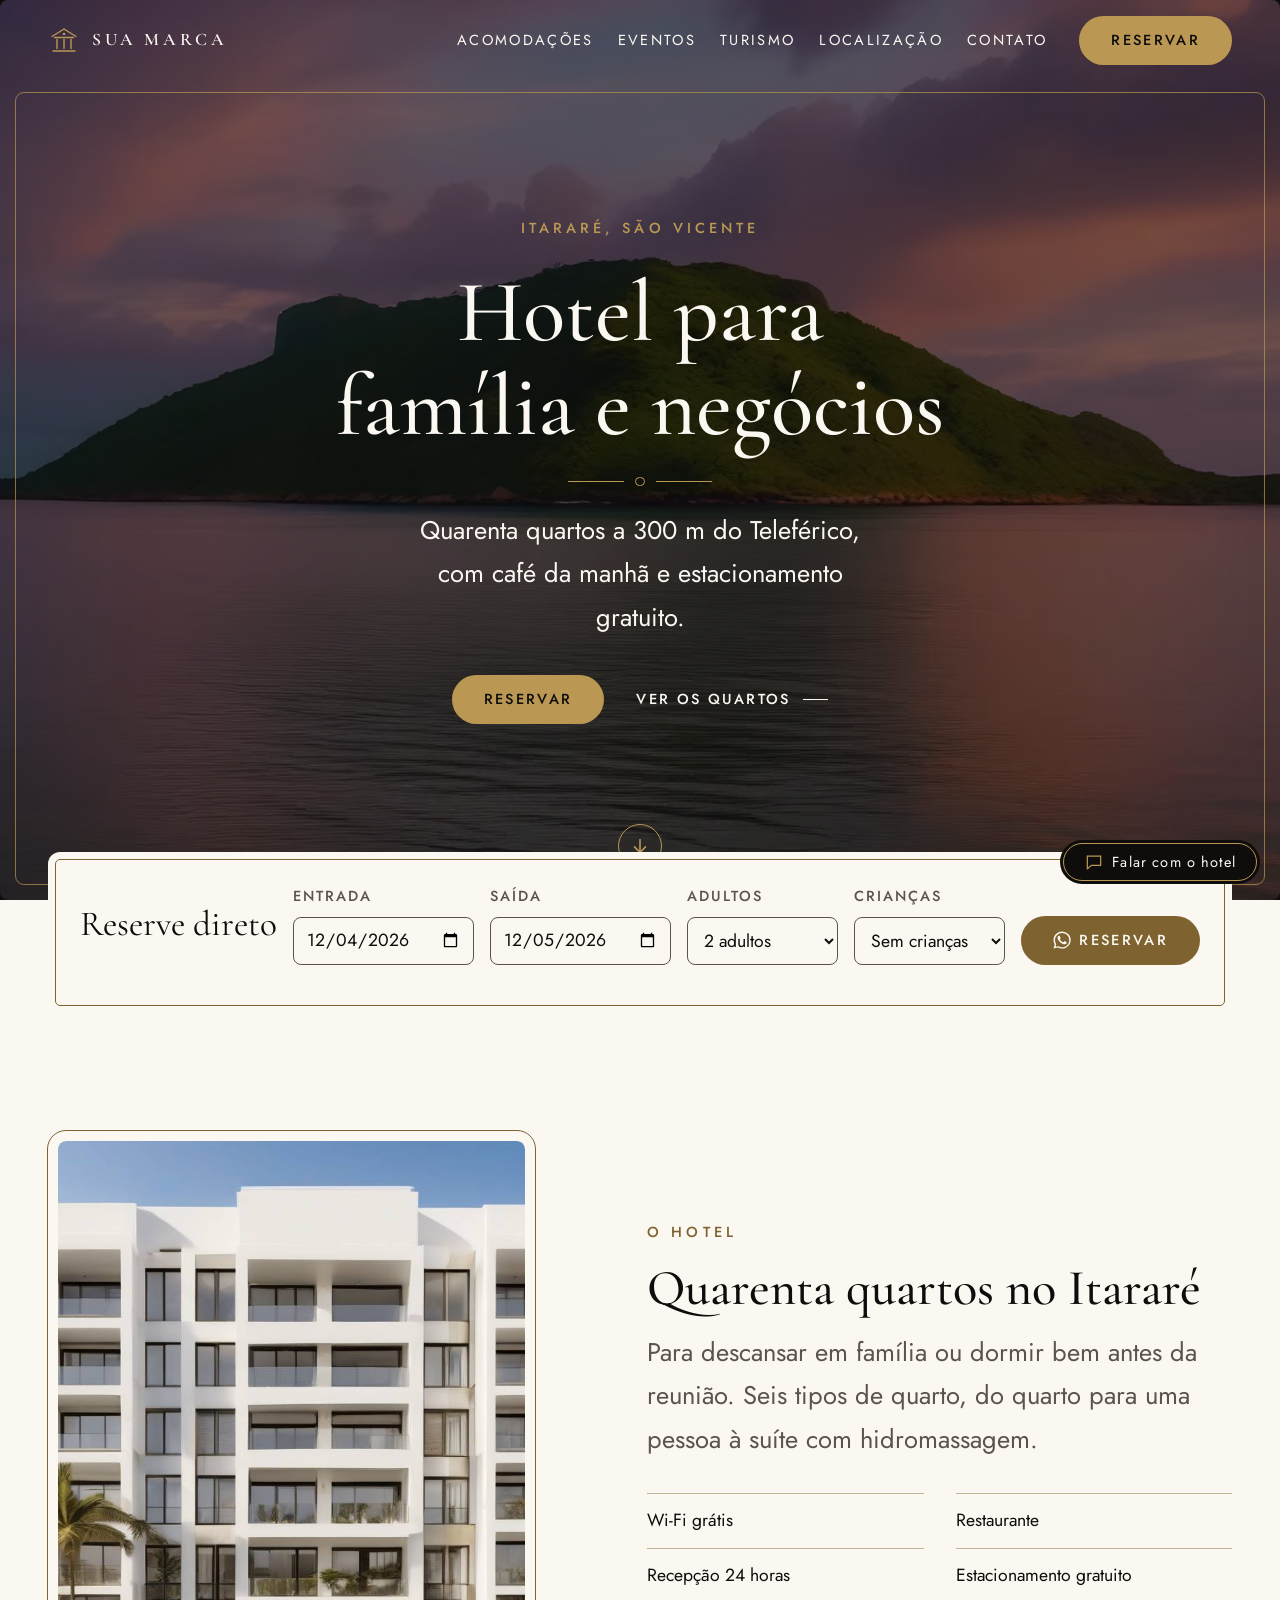
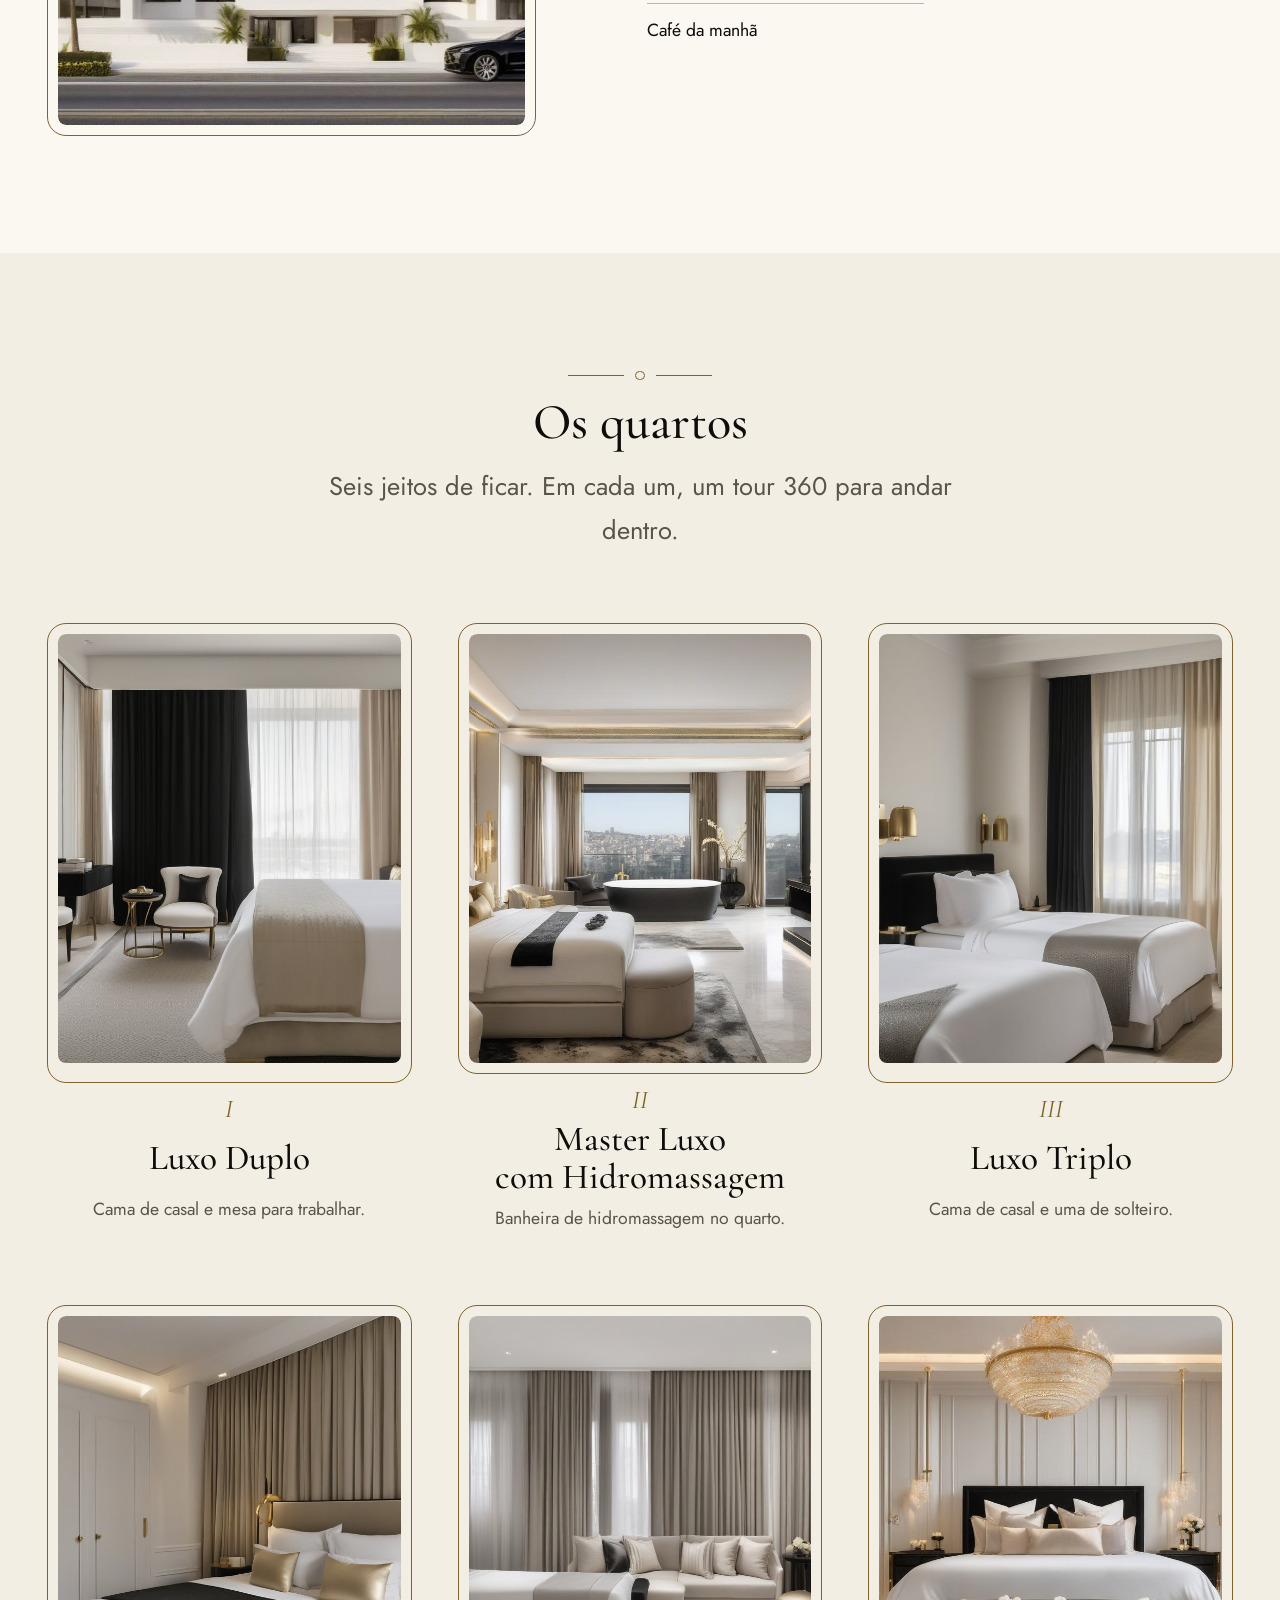
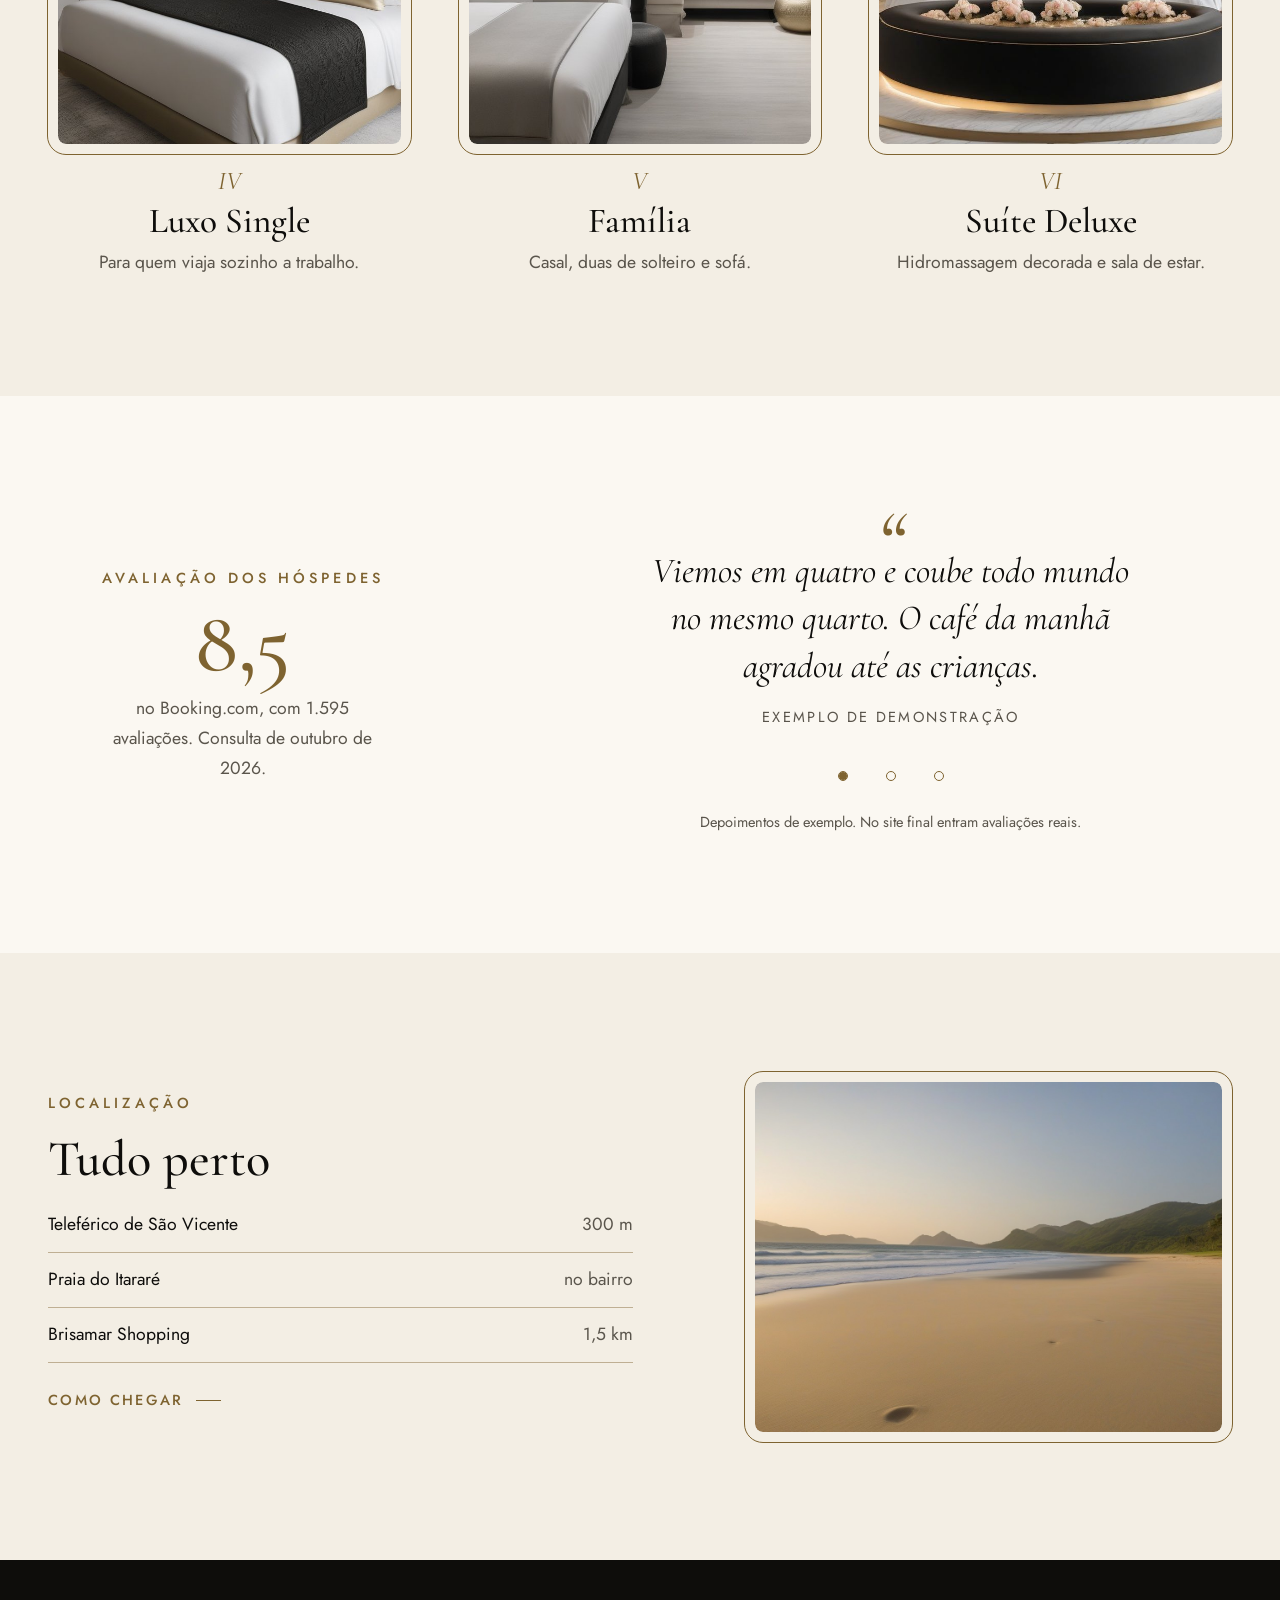
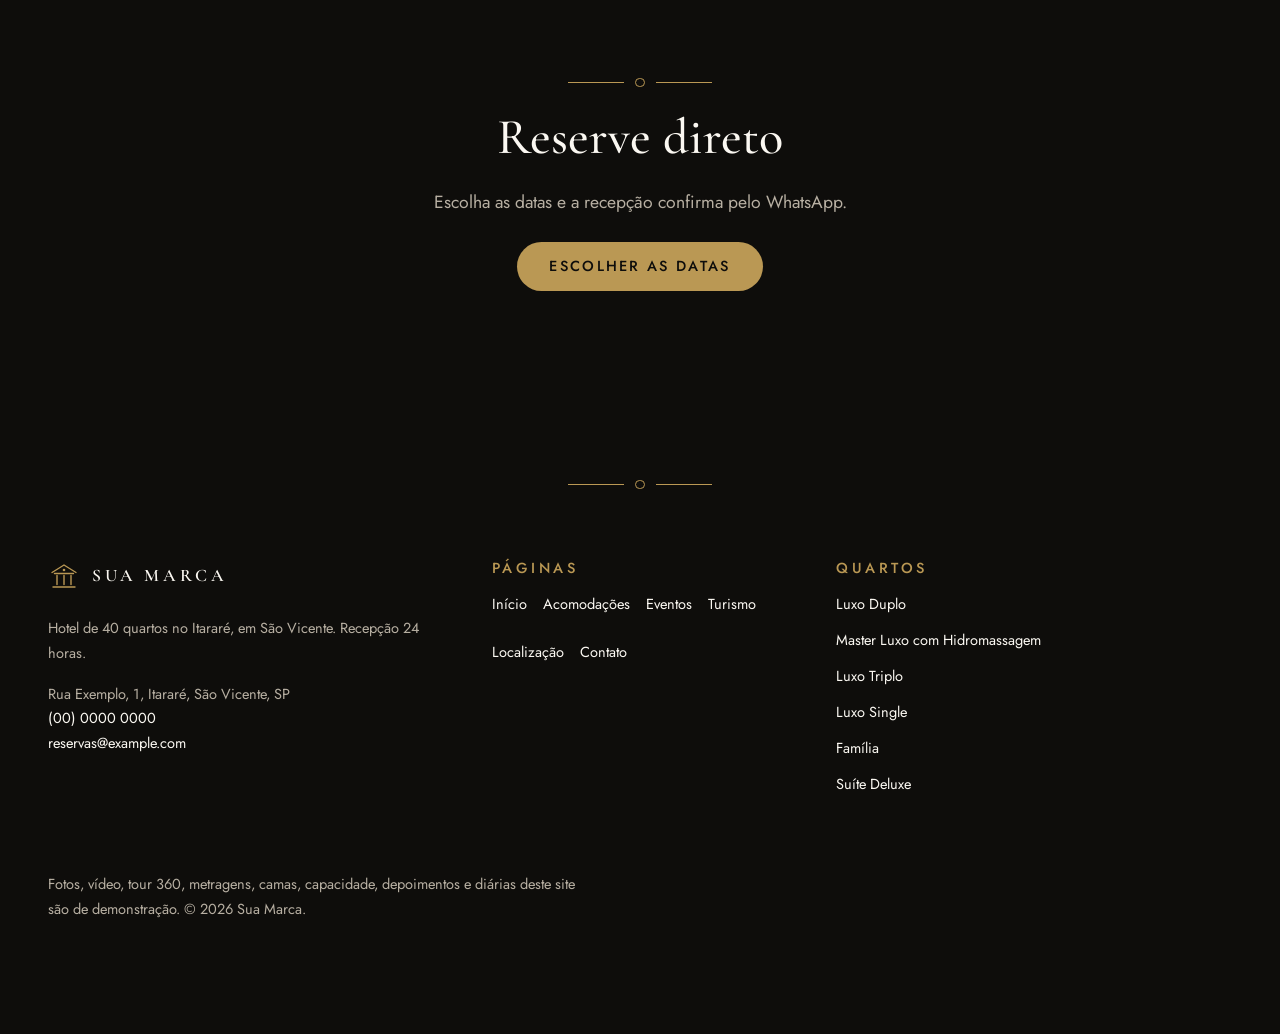
<file: index.html>
<!doctype html>
<html lang="pt-BR">
<head>
<meta charset="utf-8">
<meta name="viewport" content="width=device-width, initial-scale=1">
<title>Sua Marca: hotel no Itararé, em São Vicente</title>
<meta name="description" content="Hotel de 40 quartos no Itararé, em São Vicente, a 300 m do Teleférico. Café da manhã, estacionamento gratuito, recepção 24 horas e reserva pelo WhatsApp.">
<link rel="canonical" href="https://lugusofficial.github.io/hotel-boutique-sao-vicente/">
<meta property="og:type" content="website">
<meta property="og:site_name" content="Sua Marca">
<meta property="og:title" content="Sua Marca: hotel no Itararé, em São Vicente">
<meta property="og:description" content="Hotel de 40 quartos no Itararé, em São Vicente, a 300 m do Teleférico. Café da manhã, estacionamento gratuito, recepção 24 horas e reserva pelo WhatsApp.">
<meta property="og:url" content="https://lugusofficial.github.io/hotel-boutique-sao-vicente/">
<meta property="og:image" content="assets/fachada.jpg">
<meta name="twitter:card" content="summary_large_image">
<meta name="theme-color" content="#0e0d0b">
<link rel="icon" href="assets/favicon.svg" type="image/svg+xml">
<link rel="preconnect" href="https://fonts.googleapis.com">
<link rel="preconnect" href="https://fonts.gstatic.com" crossorigin>
<link rel="stylesheet" href="https://fonts.googleapis.com/css2?family=Cormorant+Garamond:ital,wght@0,500;0,600;1,500&family=Jost:wght@400;500&display=swap">
<link rel="stylesheet" href="css/tokens.css?v=b8152041">
<link rel="stylesheet" href="css/base.css?v=050fb767">
<link rel="stylesheet" href="css/site.css?v=34524e90">
<script type="application/ld+json">{"@context": "https://schema.org", "@type": "Hotel", "name": "Sua Marca", "description": "Hotel de 40 quartos no Itararé, em São Vicente, a 300 m do Teleférico.", "url": "https://lugusofficial.github.io/hotel-boutique-sao-vicente/", "telephone": "+0000000000", "email": "reservas@example.com", "numberOfRooms": 40, "address": {"@type": "PostalAddress", "streetAddress": "Rua Exemplo, 1", "addressLocality": "São Vicente", "addressRegion": "SP", "addressCountry": "BR"}, "availableLanguage": ["pt-BR", "en"], "amenityFeature": [{"@type": "LocationFeatureSpecification", "name": "Ar condicionado", "value": true}, {"@type": "LocationFeatureSpecification", "name": "Wi-Fi grátis", "value": true}, {"@type": "LocationFeatureSpecification", "name": "Restaurante", "value": true}, {"@type": "LocationFeatureSpecification", "name": "Recepção 24 horas", "value": true}, {"@type": "LocationFeatureSpecification", "name": "Estacionamento gratuito", "value": true}, {"@type": "LocationFeatureSpecification", "name": "Café da manhã", "value": true}]}</script>
<script src="js/main.js?v=f9b990c0" defer></script>
<script src="js/atendente.js?v=69b17337" defer></script>
</head>
<body>
<a class="skip-link" href="#main">Pular para o conteúdo</a>
<header class="site-header">
  <div class="container site-header__inner">
    <a class="brand" href="index.html" aria-label="Sua Marca, página inicial"><svg viewBox="0 0 32 32" aria-hidden="true" focusable="false"><path d="M4 12.5L16 5l12 7.5M6.5 13.5h19M9 15.5v9M16 15.5v9M23 15.5v9M5 27h22" fill="none" stroke="#ba9854" stroke-width="1.4" stroke-linecap="round" stroke-linejoin="round"/><circle cx="16" cy="10" r="1.3" fill="#ba9854"/></svg><span>Sua Marca</span></a>
    <button class="nav-toggle" type="button" aria-expanded="false" aria-controls="site-nav">
      <svg class="icon icon--menu" viewBox="0 0 24 24" aria-hidden="true" focusable="false"><path d="M4 7h16M4 12h16M4 17h16"/></svg>
      <svg class="icon icon--close" viewBox="0 0 24 24" aria-hidden="true" focusable="false" hidden><path d="M6 6l12 12M18 6L6 18"/></svg>
      <span class="visually-hidden">Menu</span>
    </button>
    <nav class="site-nav" id="site-nav" aria-label="Principal" data-open="false">
      <ul><li><a href="acomodacoes.html">Acomodações</a></li><li><a href="eventos.html">Eventos</a></li><li><a href="turismo.html">Turismo</a></li><li><a href="localizacao.html">Localização</a></li><li><a href="contato.html">Contato</a></li></ul>
      <a class="btn btn--primary" href="#reservar">Reservar</a>
    </nav>
  </div>
</header>
<main id="main">
  <section class="cena hero" aria-labelledby="titulo">
    <div class="cena__midia">
      <video autoplay muted loop playsinline preload="auto" poster="assets/hero.jpg" aria-hidden="true"
             data-video-el data-fallback="assets/hero.webp">
        <source src="assets/hero.webm" type="video/webm">
        <source src="assets/hero.mp4" type="video/mp4">
      </video>
    </div>
    <div class="cena__texto">
      <p class="kicker">Itararé, São Vicente</p>
      <h1 id="titulo">Hotel para família e negócios</h1>
      <div class="filete" aria-hidden="true"><span></span></div>
      <p>Quarenta quartos a 300 m do Teleférico, com café da manhã e estacionamento gratuito.</p>
      <div class="cluster">
        <a class="btn btn--primary" href="#reservar">Reservar</a>
        <a class="link-seta" href="acomodacoes.html">Ver os quartos</a>
      </div>
    </div>
    <a class="cena__seta" href="#hotel"><svg class="icon" viewBox="0 0 24 24" aria-hidden="true" focusable="false"><path d="M12 5v14M6 13l6 6 6-6"/></svg><span class="visually-hidden">Ver mais</span></a>
  </section>
<div class="reserva" id="reservar">
  <form class="container reserva__form" action="contato.html" method="get" data-reserva data-whatsapp="https://wa.me/0000000000" data-quarto="">
    <p class="reserva__titulo">Reserve direto</p>
    <div class="field"><label for="r-entrada">Entrada</label><input id="r-entrada" name="entrada" type="date" required></div>
    <div class="field"><label for="r-saida">Saída</label><input id="r-saida" name="saida" type="date" required></div>
    <div class="field"><label for="r-adultos">Adultos</label><select id="r-adultos" name="adultos"><option value="1">1 adulto</option><option value="2" selected>2 adultos</option><option value="3">3 adultos</option><option value="4">4 adultos</option></select></div>
    <div class="field"><label for="r-criancas">Crianças</label><select id="r-criancas" name="criancas"><option value="0" selected>Sem crianças</option><option value="1">1 criança</option><option value="2">2 crianças</option><option value="3">3 crianças</option></select></div>
    <button class="btn btn--primary" type="submit"><svg class="icon icon--wa" viewBox="0 0 24 24" aria-hidden="true" focusable="false"><path d="M17.47 14.38c-.3-.15-1.76-.87-2.03-.97-.27-.1-.47-.15-.67.15-.2.3-.77.97-.94 1.17-.17.2-.35.22-.65.07-.3-.15-1.26-.46-2.4-1.48-.89-.79-1.49-1.77-1.66-2.07-.17-.3-.02-.46.13-.61.13-.13.3-.35.45-.52.15-.17.2-.3.3-.5.1-.2.05-.37-.02-.52-.07-.15-.67-1.62-.92-2.22-.24-.58-.49-.5-.67-.51h-.57c-.2 0-.52.07-.8.37-.27.3-1.04 1.02-1.04 2.48s1.07 2.88 1.21 3.08c.15.2 2.1 3.2 5.08 4.49.71.31 1.26.49 1.69.63.71.23 1.36.2 1.87.12.57-.09 1.76-.72 2.01-1.41.25-.7.25-1.29.17-1.41-.07-.13-.27-.2-.57-.35zM12.05 21.5h-.01a9.4 9.4 0 0 1-4.79-1.31l-.34-.2-3.56.93.95-3.47-.22-.36a9.38 9.38 0 0 1-1.44-5.01c0-5.19 4.23-9.41 9.42-9.41a9.36 9.36 0 0 1 6.66 2.76 9.35 9.35 0 0 1 2.75 6.66c0 5.19-4.23 9.41-9.42 9.41zm8.02-17.43A11.27 11.27 0 0 0 12.05.75C5.8.75.72 5.83.72 12.08c0 2 .52 3.95 1.52 5.66L.62 23.25l5.65-1.48a11.3 11.3 0 0 0 5.78 1.48h.01c6.25 0 11.33-5.08 11.33-11.33 0-3.03-1.18-5.87-3.32-8.01z"/></svg>Reservar</button>
    <p class="reserva__status" role="status" data-reserva-status></p>
  </form>
</div>

  <section class="section" id="hotel">
    <div class="container dupla">
      <div class="moldura moldura--alta"><img src="assets/fachada.jpg" alt="Fachada branca de sete andares com sacadas de vidro, palmeiras e um carro preto na rua" width="1216" height="832" loading="lazy" decoding="async"></div>
      <div class="stack">
        <p class="kicker">O hotel</p>
        <h2>Quarenta quartos no Itararé</h2>
        <p class="lead">Para descansar em família ou dormir bem antes da reunião. Seis tipos de quarto, do quarto para uma pessoa à suíte com hidromassagem.</p>
        <ul class="fatos" data-reveal-filhos><li>Wi-Fi grátis</li><li>Restaurante</li><li>Recepção 24 horas</li><li>Estacionamento gratuito</li><li>Café da manhã</li></ul>
      </div>
    </div>
  </section>

  <section class="section faixa--pedra">
    <div class="container">
      <div class="cabeca cabeca--centro"><div class="filete" aria-hidden="true"><span></span></div><h2>Os quartos</h2><p class="lead">Seis jeitos de ficar. Em cada um, um tour 360 para andar dentro.</p></div>
      <div class="quartos" data-reveal-filhos>
        <a class="quarto" href="luxo-duplo.html">
          <div class="moldura"><img src="assets/luxo-duplo-1.jpg" alt="Quarto Luxo Duplo com cama de casal de roupa branca e manta bege, escrivaninha preta, duas poltronas claras e cortinas pretas" width="1216" height="832" loading="lazy" decoding="async"></div>
          <span class="quarto__num" aria-hidden="true">I</span>
          <h3>Luxo Duplo</h3>
          <p>Cama de casal e mesa para trabalhar.</p>
        </a>
        <a class="quarto" href="master.html">
          <div class="moldura"><img src="assets/master-1.jpg" alt="Quarto Master Luxo com cama de casal de manta preta e, ao fundo, banheira preta de imersão junto às janelas com vista da cidade" width="1216" height="832" loading="lazy" decoding="async"></div>
          <span class="quarto__num" aria-hidden="true">II</span>
          <h3>Master Luxo com Hidromassagem</h3>
          <p>Banheira de hidromassagem no quarto.</p>
        </a>
        <a class="quarto" href="triplo.html">
          <div class="moldura"><img src="assets/triplo-1.jpg" alt="Quarto Luxo Triplo com duas camas de roupa branca e manta cinza, cortinas pretas e mesa com cadeira junto à janela" width="1216" height="832" loading="lazy" decoding="async"></div>
          <span class="quarto__num" aria-hidden="true">III</span>
          <h3>Luxo Triplo</h3>
          <p>Cama de casal e uma de solteiro.</p>
        </a>
        <a class="quarto" href="single.html">
          <div class="moldura"><img src="assets/single-1.jpg" alt="Quarto Luxo Single com cama de casal de manta preta e almofadas douradas, cabeceira bege estofada e armário branco" width="1216" height="832" loading="lazy" decoding="async"></div>
          <span class="quarto__num" aria-hidden="true">IV</span>
          <h3>Luxo Single</h3>
          <p>Para quem viaja sozinho a trabalho.</p>
        </a>
        <a class="quarto" href="familia.html">
          <div class="moldura"><img src="assets/familia-1.jpg" alt="Quarto Família com camas de roupa branca e manta cinza, sofá em L, televisão e cortinas cinza" width="1216" height="832" loading="lazy" decoding="async"></div>
          <span class="quarto__num" aria-hidden="true">V</span>
          <h3>Família</h3>
          <p>Casal, duas de solteiro e sofá.</p>
        </a>
        <a class="quarto" href="suite.html">
          <div class="moldura"><img src="assets/suite-1.jpg" alt="Suíte Deluxe com cama king de cabeceira preta e, ao pé dela, banheira redonda preta com flores, sob um lustre de cristal" width="1216" height="832" loading="lazy" decoding="async"></div>
          <span class="quarto__num" aria-hidden="true">VI</span>
          <h3>Suíte Deluxe</h3>
          <p>Hidromassagem decorada e sala de estar.</p>
        </a>
      </div>
    </div>
  </section>

  <section class="section">
    <div class="container avaliacao">
      <div class="nota">
        <p class="kicker">Avaliação dos hóspedes</p>
        <p class="nota__valor">8,5</p>
        <p class="nota__fonte">no Booking.com, com 1.595 avaliações. Consulta de outubro de 2026.</p>
      </div>
      <div class="depo" data-depo>
        <div class="depo__trilho">
          <figure class="depo__item">
            <blockquote>Viemos em quatro e coube todo mundo no mesmo quarto. O café da manhã agradou até as crianças.</blockquote>
            <figcaption><cite>Exemplo de demonstração</cite></figcaption>
          </figure>
          <figure class="depo__item">
            <blockquote>Fico sempre que tenho reunião em Santos. Wi-Fi bom, recepção a qualquer hora e estacionamento sem custo.</blockquote>
            <figcaption><cite>Exemplo de demonstração</cite></figcaption>
          </figure>
          <figure class="depo__item">
            <blockquote>Pegamos a suíte com hidromassagem no aniversário de casamento. Do hotel ao Teleférico se vai a pé.</blockquote>
            <figcaption><cite>Exemplo de demonstração</cite></figcaption>
          </figure>
        </div>
        <div class="depo__nav"></div>
        <p class="depo__aviso">Depoimentos de exemplo. No site final entram avaliações reais.</p>
      </div>
    </div>
  </section>

  <section class="section faixa--pedra">
    <div class="container dupla dupla--inverte">
      <div class="moldura"><img src="assets/praia.jpg" alt="Praia de areia clara com ondas e morros verdes ao fundo, no fim da tarde" width="1216" height="832" loading="lazy" decoding="async"></div>
      <div class="stack">
        <p class="kicker">Localização</p>
        <h2>Tudo perto</h2>
        <ul class="distancias">
          <li><span>Teleférico de São Vicente</span><span>300 m</span></li>
          <li><span>Praia do Itararé</span><span>no bairro</span></li>
          <li><span>Brisamar Shopping</span><span>1,5 km</span></li>
        </ul>
        <p><a class="link-seta" href="localizacao.html">Como chegar</a></p>
      </div>
    </div>
  </section>

  <section class="section chamada faixa--preta">
    <div class="container">
      <div class="filete" aria-hidden="true"><span></span></div>
      <h2>Reserve direto</h2>
      <p>Escolha as datas e a recepção confirma pelo WhatsApp.</p>
      <a class="btn btn--primary" href="#reservar">Escolher as datas</a>
    </div>
  </section>
</main>

<div class="atendente" data-atendente data-whatsapp="https://wa.me/0000000000" hidden>
  <button class="atendente__abrir" type="button" data-atendente-abrir aria-expanded="false" aria-controls="atendente-painel">
    <svg class="atendente__icone" viewBox="0 0 24 24" aria-hidden="true" focusable="false"><path d="M4 5h16v11H9l-5 4z"/></svg>
    <span>Falar com o hotel</span>
  </button>
  <div class="atendente__painel" id="atendente-painel" role="dialog" aria-labelledby="atendente-titulo" data-atendente-painel hidden>
    <div class="atendente__topo">
      <p class="atendente__titulo" id="atendente-titulo">Atendente de demonstração</p>
      <button class="atendente__fechar" type="button" data-atendente-fechar>
        <svg class="icon" viewBox="0 0 24 24" aria-hidden="true" focusable="false"><path d="M6 6l12 12M18 6L6 18"/></svg>
        <span class="visually-hidden">Fechar a conversa</span>
      </button>
    </div>
    <ol class="atendente__mensagens" data-atendente-mensagens aria-live="polite"></ol>
    <ul class="atendente__chips" data-atendente-chips></ul>
    <form class="atendente__form" data-atendente-form>
      <label class="visually-hidden" for="atendente-texto">Sua mensagem</label>
      <input id="atendente-texto" type="text" autocomplete="off" maxlength="200" placeholder="Pergunte sobre quartos ou diárias">
      <button class="atendente__enviar" type="submit">Enviar</button>
    </form>
    <p class="atendente__aviso">Respostas automáticas de demonstração. Para reservar, a conversa segue no WhatsApp.</p>
  </div>
</div>
<footer class="site-footer">
  <div class="container">
    <div class="filete" aria-hidden="true"><span></span></div>
    <div class="rodape">
      <div class="stack">
        <a class="brand" href="index.html" aria-label="Sua Marca, página inicial"><svg viewBox="0 0 32 32" aria-hidden="true" focusable="false"><path d="M4 12.5L16 5l12 7.5M6.5 13.5h19M9 15.5v9M16 15.5v9M23 15.5v9M5 27h22" fill="none" stroke="#ba9854" stroke-width="1.4" stroke-linecap="round" stroke-linejoin="round"/><circle cx="16" cy="10" r="1.3" fill="#ba9854"/></svg><span>Sua Marca</span></a>
        <p>Hotel de 40 quartos no Itararé, em São Vicente. Recepção 24 horas.</p>
        <p>Rua Exemplo, 1, Itararé, São Vicente, SP<br><a href="tel:+0000000000">(00) 0000 0000</a><br><a href="mailto:reservas@example.com">reservas@example.com</a></p>
      </div>
      <nav aria-label="Rodapé">
        <h2>Páginas</h2>
        <ul><li><a href="index.html">Início</a></li><li><a href="acomodacoes.html">Acomodações</a></li><li><a href="eventos.html">Eventos</a></li><li><a href="turismo.html">Turismo</a></li><li><a href="localizacao.html">Localização</a></li><li><a href="contato.html">Contato</a></li></ul>
      </nav>
      <div>
        <h2>Quartos</h2>
        <ul><li><a href="luxo-duplo.html">Luxo Duplo</a></li><li><a href="master.html">Master Luxo com Hidromassagem</a></li><li><a href="triplo.html">Luxo Triplo</a></li><li><a href="single.html">Luxo Single</a></li><li><a href="familia.html">Família</a></li><li><a href="suite.html">Suíte Deluxe</a></li></ul>
      </div>
    </div>
    <p class="rodape__fim">Fotos, vídeo, tour 360, metragens, camas, capacidade, depoimentos e diárias deste site são de demonstração. © <span data-year>2026</span> Sua Marca.</p>
  </div>
</footer>
</body>
</html>
</file>
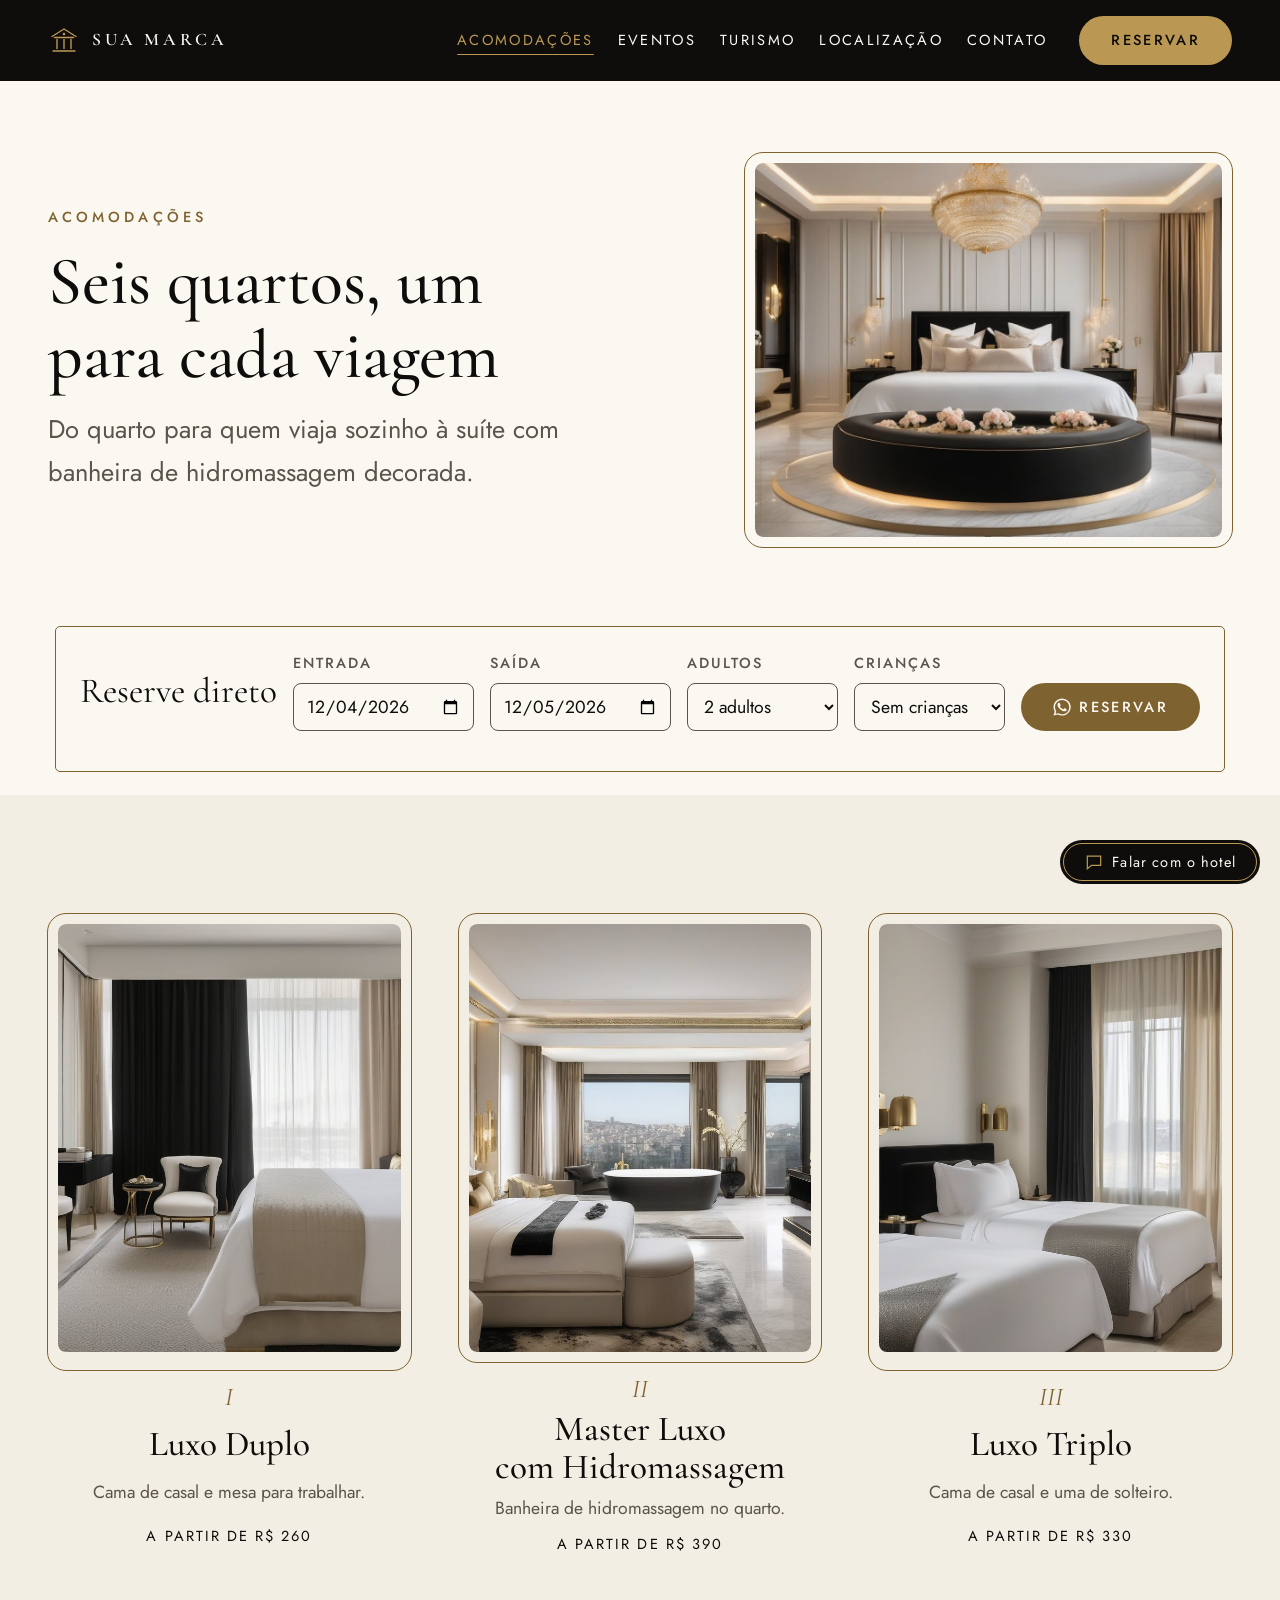
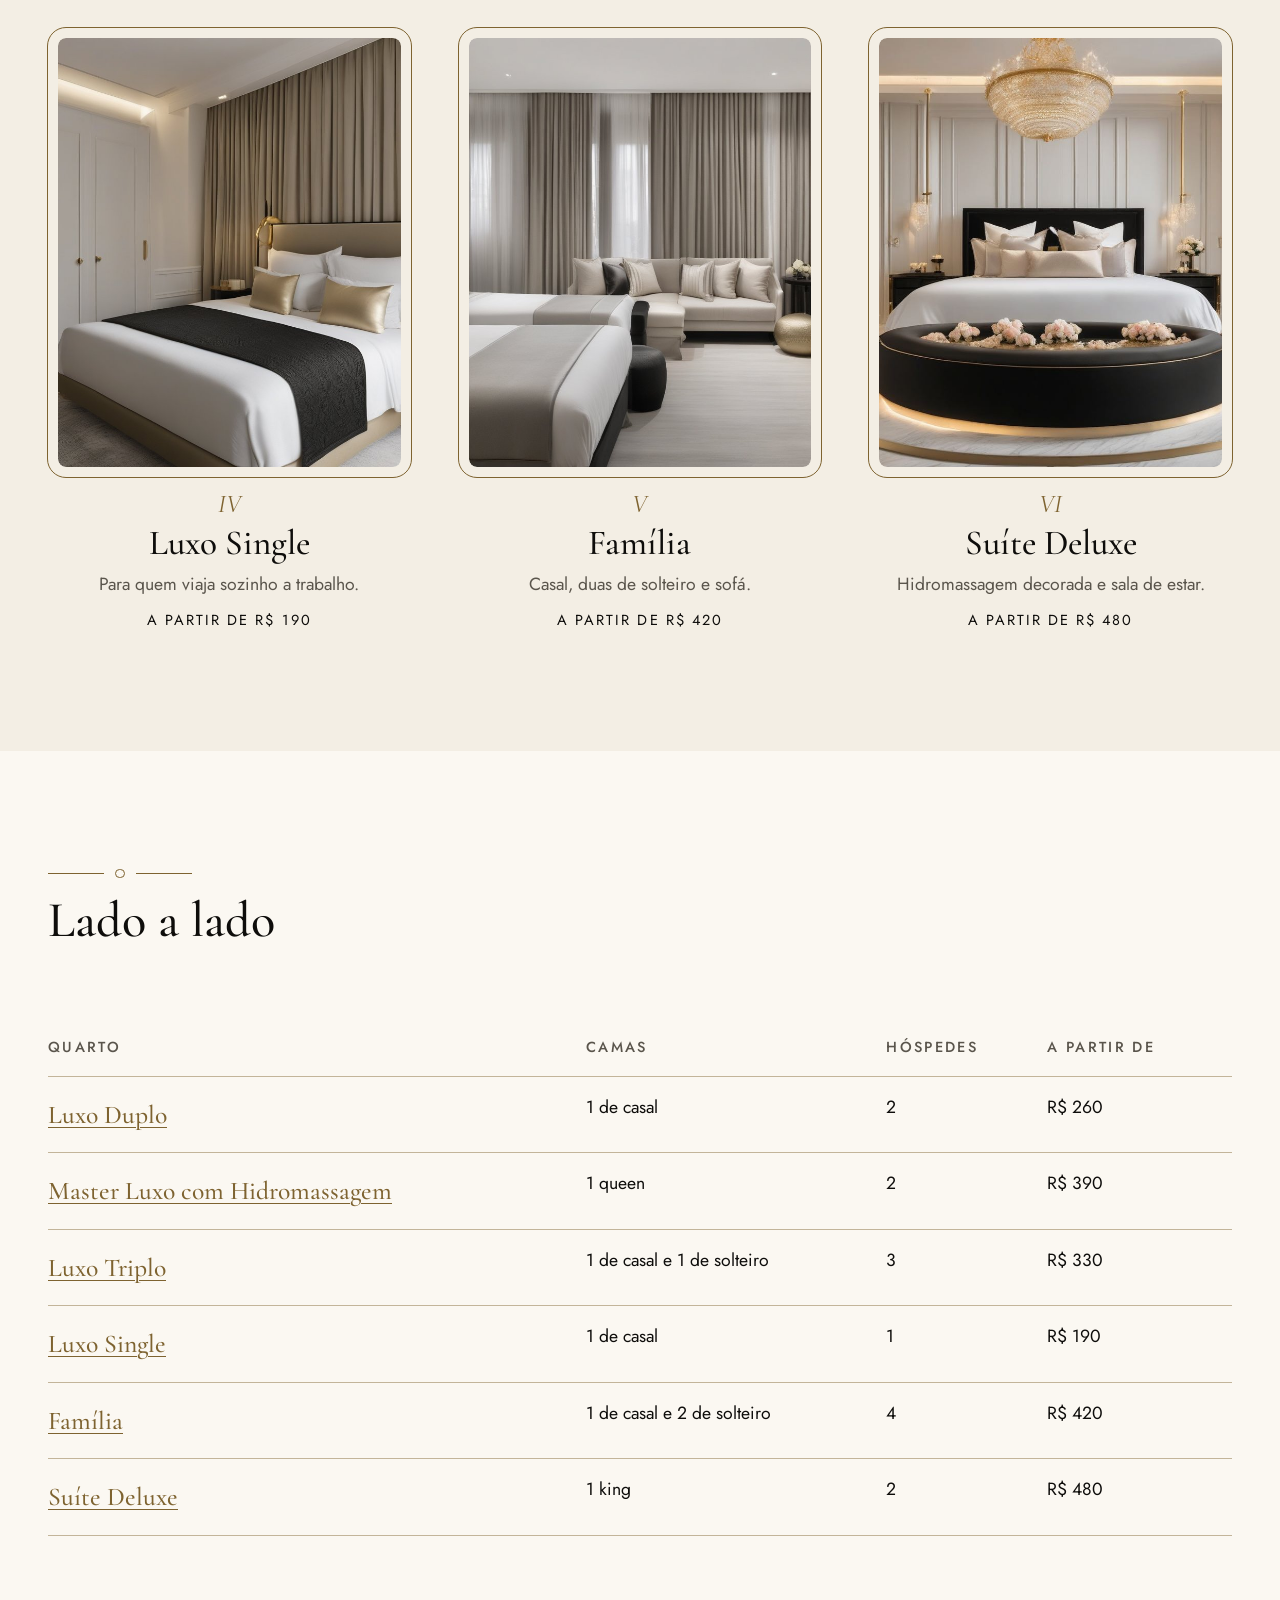
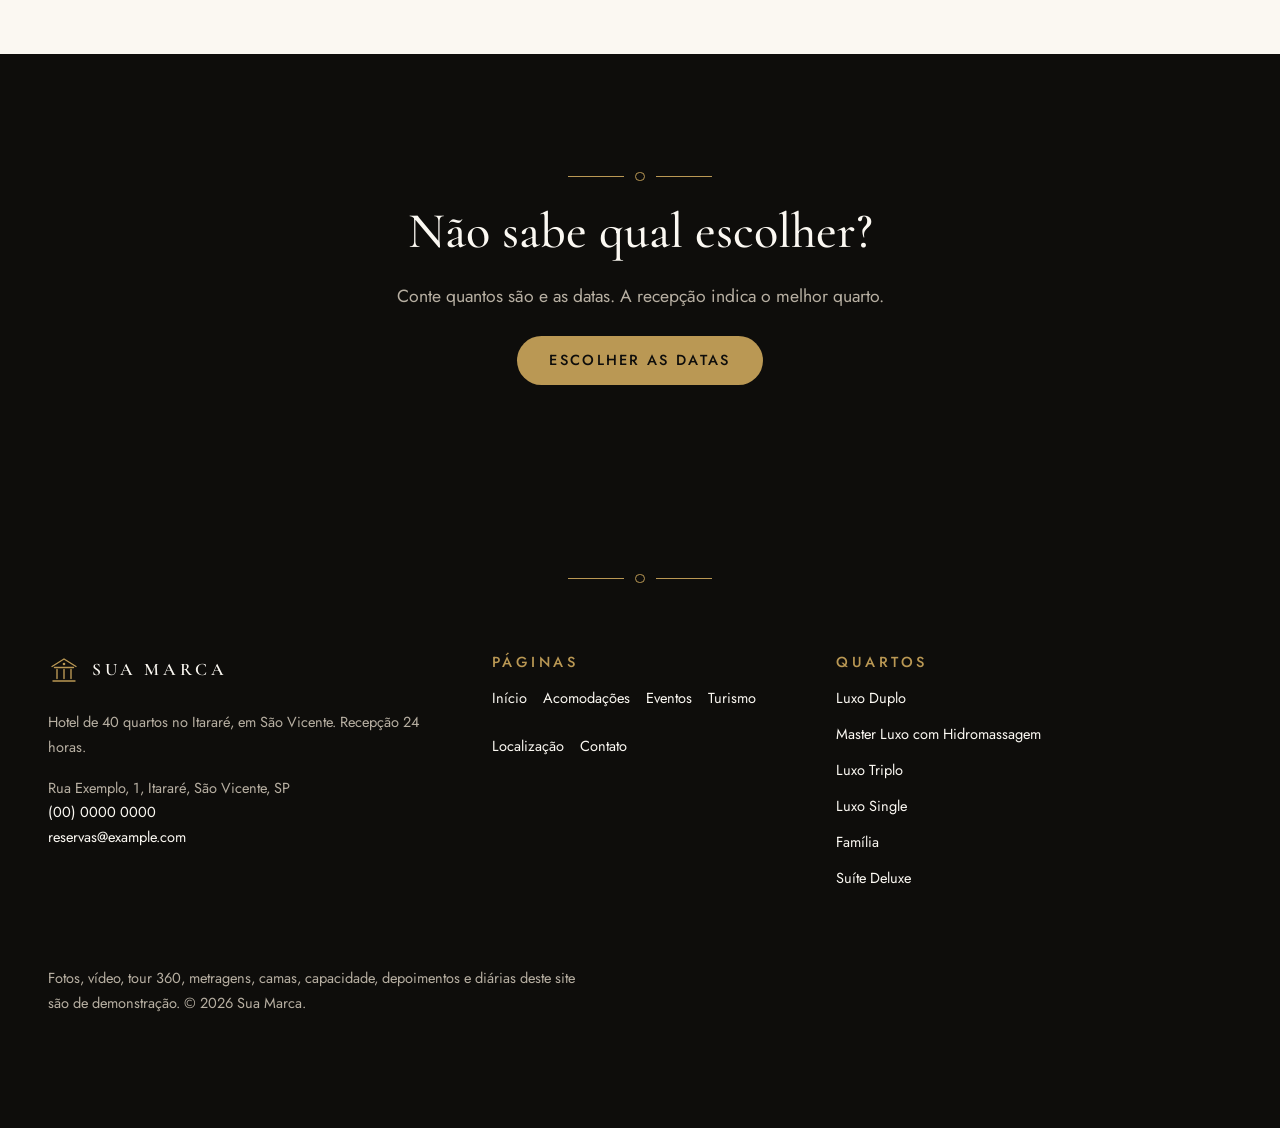
<file: acomodacoes.html>
<!doctype html>
<html lang="pt-BR">
<head>
<meta charset="utf-8">
<meta name="viewport" content="width=device-width, initial-scale=1">
<title>Quartos no Itararé, em São Vicente | Sua Marca</title>
<meta name="description" content="Luxo Duplo, Master Luxo com Hidromassagem, Luxo Triplo, Luxo Single, Família e Suíte Deluxe, com tour 360 e reserva pelo WhatsApp.">
<link rel="canonical" href="https://lugusofficial.github.io/hotel-boutique-sao-vicente/acomodacoes.html">
<meta property="og:type" content="website">
<meta property="og:site_name" content="Sua Marca">
<meta property="og:title" content="Quartos no Itararé, em São Vicente | Sua Marca">
<meta property="og:description" content="Luxo Duplo, Master Luxo com Hidromassagem, Luxo Triplo, Luxo Single, Família e Suíte Deluxe, com tour 360 e reserva pelo WhatsApp.">
<meta property="og:url" content="https://lugusofficial.github.io/hotel-boutique-sao-vicente/acomodacoes.html">
<meta property="og:image" content="assets/fachada.jpg">
<meta name="twitter:card" content="summary_large_image">
<meta name="theme-color" content="#0e0d0b">
<link rel="icon" href="assets/favicon.svg" type="image/svg+xml">
<link rel="preconnect" href="https://fonts.googleapis.com">
<link rel="preconnect" href="https://fonts.gstatic.com" crossorigin>
<link rel="stylesheet" href="https://fonts.googleapis.com/css2?family=Cormorant+Garamond:ital,wght@0,500;0,600;1,500&family=Jost:wght@400;500&display=swap">
<link rel="stylesheet" href="css/tokens.css?v=b8152041">
<link rel="stylesheet" href="css/base.css?v=050fb767">
<link rel="stylesheet" href="css/site.css?v=34524e90">
<script type="application/ld+json">{"@context": "https://schema.org", "@type": "Hotel", "name": "Sua Marca", "description": "Hotel de 40 quartos no Itararé, em São Vicente, a 300 m do Teleférico.", "url": "https://lugusofficial.github.io/hotel-boutique-sao-vicente/", "telephone": "+0000000000", "email": "reservas@example.com", "numberOfRooms": 40, "address": {"@type": "PostalAddress", "streetAddress": "Rua Exemplo, 1", "addressLocality": "São Vicente", "addressRegion": "SP", "addressCountry": "BR"}, "availableLanguage": ["pt-BR", "en"], "amenityFeature": [{"@type": "LocationFeatureSpecification", "name": "Ar condicionado", "value": true}, {"@type": "LocationFeatureSpecification", "name": "Wi-Fi grátis", "value": true}, {"@type": "LocationFeatureSpecification", "name": "Restaurante", "value": true}, {"@type": "LocationFeatureSpecification", "name": "Recepção 24 horas", "value": true}, {"@type": "LocationFeatureSpecification", "name": "Estacionamento gratuito", "value": true}, {"@type": "LocationFeatureSpecification", "name": "Café da manhã", "value": true}]}</script>
<script src="js/main.js?v=f9b990c0" defer></script>
<script src="js/atendente.js?v=69b17337" defer></script>
</head>
<body>
<a class="skip-link" href="#main">Pular para o conteúdo</a>
<header class="site-header">
  <div class="container site-header__inner">
    <a class="brand" href="index.html" aria-label="Sua Marca, página inicial"><svg viewBox="0 0 32 32" aria-hidden="true" focusable="false"><path d="M4 12.5L16 5l12 7.5M6.5 13.5h19M9 15.5v9M16 15.5v9M23 15.5v9M5 27h22" fill="none" stroke="#ba9854" stroke-width="1.4" stroke-linecap="round" stroke-linejoin="round"/><circle cx="16" cy="10" r="1.3" fill="#ba9854"/></svg><span>Sua Marca</span></a>
    <button class="nav-toggle" type="button" aria-expanded="false" aria-controls="site-nav">
      <svg class="icon icon--menu" viewBox="0 0 24 24" aria-hidden="true" focusable="false"><path d="M4 7h16M4 12h16M4 17h16"/></svg>
      <svg class="icon icon--close" viewBox="0 0 24 24" aria-hidden="true" focusable="false" hidden><path d="M6 6l12 12M18 6L6 18"/></svg>
      <span class="visually-hidden">Menu</span>
    </button>
    <nav class="site-nav" id="site-nav" aria-label="Principal" data-open="false">
      <ul><li><a href="acomodacoes.html" aria-current="page">Acomodações</a></li><li><a href="eventos.html">Eventos</a></li><li><a href="turismo.html">Turismo</a></li><li><a href="localizacao.html">Localização</a></li><li><a href="contato.html">Contato</a></li></ul>
      <a class="btn btn--primary" href="#reservar">Reservar</a>
    </nav>
  </div>
</header>
<main id="main">
  <section class="topo hero">
    <div class="container">
      <div class="stack">
        <p class="kicker">Acomodações</p>
        <h1>Seis quartos, um para cada viagem</h1>
        <p class="lead">Do quarto para quem viaja sozinho à suíte com banheira de hidromassagem decorada.</p>
        
      </div>
      <div class="moldura"><img src="assets/suite-1.jpg" alt="Suíte Deluxe com cama king e banheira redonda de hidromassagem decorada" width="1216" height="832" decoding="async"></div>
    </div>
  </section>

<div class="reserva" id="reservar">
  <form class="container reserva__form" action="contato.html" method="get" data-reserva data-whatsapp="https://wa.me/0000000000" data-quarto="">
    <p class="reserva__titulo">Reserve direto</p>
    <div class="field"><label for="r-entrada">Entrada</label><input id="r-entrada" name="entrada" type="date" required></div>
    <div class="field"><label for="r-saida">Saída</label><input id="r-saida" name="saida" type="date" required></div>
    <div class="field"><label for="r-adultos">Adultos</label><select id="r-adultos" name="adultos"><option value="1">1 adulto</option><option value="2" selected>2 adultos</option><option value="3">3 adultos</option><option value="4">4 adultos</option></select></div>
    <div class="field"><label for="r-criancas">Crianças</label><select id="r-criancas" name="criancas"><option value="0" selected>Sem crianças</option><option value="1">1 criança</option><option value="2">2 crianças</option><option value="3">3 crianças</option></select></div>
    <button class="btn btn--primary" type="submit"><svg class="icon icon--wa" viewBox="0 0 24 24" aria-hidden="true" focusable="false"><path d="M17.47 14.38c-.3-.15-1.76-.87-2.03-.97-.27-.1-.47-.15-.67.15-.2.3-.77.97-.94 1.17-.17.2-.35.22-.65.07-.3-.15-1.26-.46-2.4-1.48-.89-.79-1.49-1.77-1.66-2.07-.17-.3-.02-.46.13-.61.13-.13.3-.35.45-.52.15-.17.2-.3.3-.5.1-.2.05-.37-.02-.52-.07-.15-.67-1.62-.92-2.22-.24-.58-.49-.5-.67-.51h-.57c-.2 0-.52.07-.8.37-.27.3-1.04 1.02-1.04 2.48s1.07 2.88 1.21 3.08c.15.2 2.1 3.2 5.08 4.49.71.31 1.26.49 1.69.63.71.23 1.36.2 1.87.12.57-.09 1.76-.72 2.01-1.41.25-.7.25-1.29.17-1.41-.07-.13-.27-.2-.57-.35zM12.05 21.5h-.01a9.4 9.4 0 0 1-4.79-1.31l-.34-.2-3.56.93.95-3.47-.22-.36a9.38 9.38 0 0 1-1.44-5.01c0-5.19 4.23-9.41 9.42-9.41a9.36 9.36 0 0 1 6.66 2.76 9.35 9.35 0 0 1 2.75 6.66c0 5.19-4.23 9.41-9.42 9.41zm8.02-17.43A11.27 11.27 0 0 0 12.05.75C5.8.75.72 5.83.72 12.08c0 2 .52 3.95 1.52 5.66L.62 23.25l5.65-1.48a11.3 11.3 0 0 0 5.78 1.48h.01c6.25 0 11.33-5.08 11.33-11.33 0-3.03-1.18-5.87-3.32-8.01z"/></svg>Reservar</button>
    <p class="reserva__status" role="status" data-reserva-status></p>
  </form>
</div>

  <section class="section faixa--pedra">
    <div class="container">
      <h2 class="visually-hidden">Os seis tipos</h2>
      <div class="quartos" data-reveal-filhos>
        <a class="quarto" href="luxo-duplo.html">
          <div class="moldura"><img src="assets/luxo-duplo-1.jpg" alt="Quarto Luxo Duplo com cama de casal de roupa branca e manta bege, escrivaninha preta, duas poltronas claras e cortinas pretas" width="1216" height="832" loading="lazy" decoding="async"></div>
          <span class="quarto__num" aria-hidden="true">I</span>
          <h3>Luxo Duplo</h3>
          <p>Cama de casal e mesa para trabalhar.</p><p class="preco">a partir de R$ 260</p>
        </a>
        <a class="quarto" href="master.html">
          <div class="moldura"><img src="assets/master-1.jpg" alt="Quarto Master Luxo com cama de casal de manta preta e, ao fundo, banheira preta de imersão junto às janelas com vista da cidade" width="1216" height="832" loading="lazy" decoding="async"></div>
          <span class="quarto__num" aria-hidden="true">II</span>
          <h3>Master Luxo com Hidromassagem</h3>
          <p>Banheira de hidromassagem no quarto.</p><p class="preco">a partir de R$ 390</p>
        </a>
        <a class="quarto" href="triplo.html">
          <div class="moldura"><img src="assets/triplo-1.jpg" alt="Quarto Luxo Triplo com duas camas de roupa branca e manta cinza, cortinas pretas e mesa com cadeira junto à janela" width="1216" height="832" loading="lazy" decoding="async"></div>
          <span class="quarto__num" aria-hidden="true">III</span>
          <h3>Luxo Triplo</h3>
          <p>Cama de casal e uma de solteiro.</p><p class="preco">a partir de R$ 330</p>
        </a>
        <a class="quarto" href="single.html">
          <div class="moldura"><img src="assets/single-1.jpg" alt="Quarto Luxo Single com cama de casal de manta preta e almofadas douradas, cabeceira bege estofada e armário branco" width="1216" height="832" loading="lazy" decoding="async"></div>
          <span class="quarto__num" aria-hidden="true">IV</span>
          <h3>Luxo Single</h3>
          <p>Para quem viaja sozinho a trabalho.</p><p class="preco">a partir de R$ 190</p>
        </a>
        <a class="quarto" href="familia.html">
          <div class="moldura"><img src="assets/familia-1.jpg" alt="Quarto Família com camas de roupa branca e manta cinza, sofá em L, televisão e cortinas cinza" width="1216" height="832" loading="lazy" decoding="async"></div>
          <span class="quarto__num" aria-hidden="true">V</span>
          <h3>Família</h3>
          <p>Casal, duas de solteiro e sofá.</p><p class="preco">a partir de R$ 420</p>
        </a>
        <a class="quarto" href="suite.html">
          <div class="moldura"><img src="assets/suite-1.jpg" alt="Suíte Deluxe com cama king de cabeceira preta e, ao pé dela, banheira redonda preta com flores, sob um lustre de cristal" width="1216" height="832" loading="lazy" decoding="async"></div>
          <span class="quarto__num" aria-hidden="true">VI</span>
          <h3>Suíte Deluxe</h3>
          <p>Hidromassagem decorada e sala de estar.</p><p class="preco">a partir de R$ 480</p>
        </a>
      </div>
    </div>
  </section>

  <section class="section">
    <div class="container">
      <div class="cabeca"><div class="filete" aria-hidden="true"><span></span></div><h2>Lado a lado</h2></div>
      <table class="comparar">
        <thead><tr><th scope="col">Quarto</th><th scope="col">Camas</th><th scope="col">Hóspedes</th><th scope="col">A partir de</th></tr></thead>
        <tbody><tr><th scope="row"><a href="luxo-duplo.html">Luxo Duplo</a></th><td>1 de casal</td><td>2</td><td>R$ 260</td></tr><tr><th scope="row"><a href="master.html">Master Luxo com Hidromassagem</a></th><td>1 queen</td><td>2</td><td>R$ 390</td></tr><tr><th scope="row"><a href="triplo.html">Luxo Triplo</a></th><td>1 de casal e 1 de solteiro</td><td>3</td><td>R$ 330</td></tr><tr><th scope="row"><a href="single.html">Luxo Single</a></th><td>1 de casal</td><td>1</td><td>R$ 190</td></tr><tr><th scope="row"><a href="familia.html">Família</a></th><td>1 de casal e 2 de solteiro</td><td>4</td><td>R$ 420</td></tr><tr><th scope="row"><a href="suite.html">Suíte Deluxe</a></th><td>1 king</td><td>2</td><td>R$ 480</td></tr></tbody>
      </table>
    </div>
  </section>

  <section class="section chamada faixa--preta">
    <div class="container">
      <div class="filete" aria-hidden="true"><span></span></div>
      <h2>Não sabe qual escolher?</h2>
      <p>Conte quantos são e as datas. A recepção indica o melhor quarto.</p>
      <a class="btn btn--primary" href="#reservar">Escolher as datas</a>
    </div>
  </section>
</main>

<div class="atendente" data-atendente data-whatsapp="https://wa.me/0000000000" hidden>
  <button class="atendente__abrir" type="button" data-atendente-abrir aria-expanded="false" aria-controls="atendente-painel">
    <svg class="atendente__icone" viewBox="0 0 24 24" aria-hidden="true" focusable="false"><path d="M4 5h16v11H9l-5 4z"/></svg>
    <span>Falar com o hotel</span>
  </button>
  <div class="atendente__painel" id="atendente-painel" role="dialog" aria-labelledby="atendente-titulo" data-atendente-painel hidden>
    <div class="atendente__topo">
      <p class="atendente__titulo" id="atendente-titulo">Atendente de demonstração</p>
      <button class="atendente__fechar" type="button" data-atendente-fechar>
        <svg class="icon" viewBox="0 0 24 24" aria-hidden="true" focusable="false"><path d="M6 6l12 12M18 6L6 18"/></svg>
        <span class="visually-hidden">Fechar a conversa</span>
      </button>
    </div>
    <ol class="atendente__mensagens" data-atendente-mensagens aria-live="polite"></ol>
    <ul class="atendente__chips" data-atendente-chips></ul>
    <form class="atendente__form" data-atendente-form>
      <label class="visually-hidden" for="atendente-texto">Sua mensagem</label>
      <input id="atendente-texto" type="text" autocomplete="off" maxlength="200" placeholder="Pergunte sobre quartos ou diárias">
      <button class="atendente__enviar" type="submit">Enviar</button>
    </form>
    <p class="atendente__aviso">Respostas automáticas de demonstração. Para reservar, a conversa segue no WhatsApp.</p>
  </div>
</div>
<footer class="site-footer">
  <div class="container">
    <div class="filete" aria-hidden="true"><span></span></div>
    <div class="rodape">
      <div class="stack">
        <a class="brand" href="index.html" aria-label="Sua Marca, página inicial"><svg viewBox="0 0 32 32" aria-hidden="true" focusable="false"><path d="M4 12.5L16 5l12 7.5M6.5 13.5h19M9 15.5v9M16 15.5v9M23 15.5v9M5 27h22" fill="none" stroke="#ba9854" stroke-width="1.4" stroke-linecap="round" stroke-linejoin="round"/><circle cx="16" cy="10" r="1.3" fill="#ba9854"/></svg><span>Sua Marca</span></a>
        <p>Hotel de 40 quartos no Itararé, em São Vicente. Recepção 24 horas.</p>
        <p>Rua Exemplo, 1, Itararé, São Vicente, SP<br><a href="tel:+0000000000">(00) 0000 0000</a><br><a href="mailto:reservas@example.com">reservas@example.com</a></p>
      </div>
      <nav aria-label="Rodapé">
        <h2>Páginas</h2>
        <ul><li><a href="index.html">Início</a></li><li><a href="acomodacoes.html">Acomodações</a></li><li><a href="eventos.html">Eventos</a></li><li><a href="turismo.html">Turismo</a></li><li><a href="localizacao.html">Localização</a></li><li><a href="contato.html">Contato</a></li></ul>
      </nav>
      <div>
        <h2>Quartos</h2>
        <ul><li><a href="luxo-duplo.html">Luxo Duplo</a></li><li><a href="master.html">Master Luxo com Hidromassagem</a></li><li><a href="triplo.html">Luxo Triplo</a></li><li><a href="single.html">Luxo Single</a></li><li><a href="familia.html">Família</a></li><li><a href="suite.html">Suíte Deluxe</a></li></ul>
      </div>
    </div>
    <p class="rodape__fim">Fotos, vídeo, tour 360, metragens, camas, capacidade, depoimentos e diárias deste site são de demonstração. © <span data-year>2026</span> Sua Marca.</p>
  </div>
</footer>
</body>
</html>
</file>
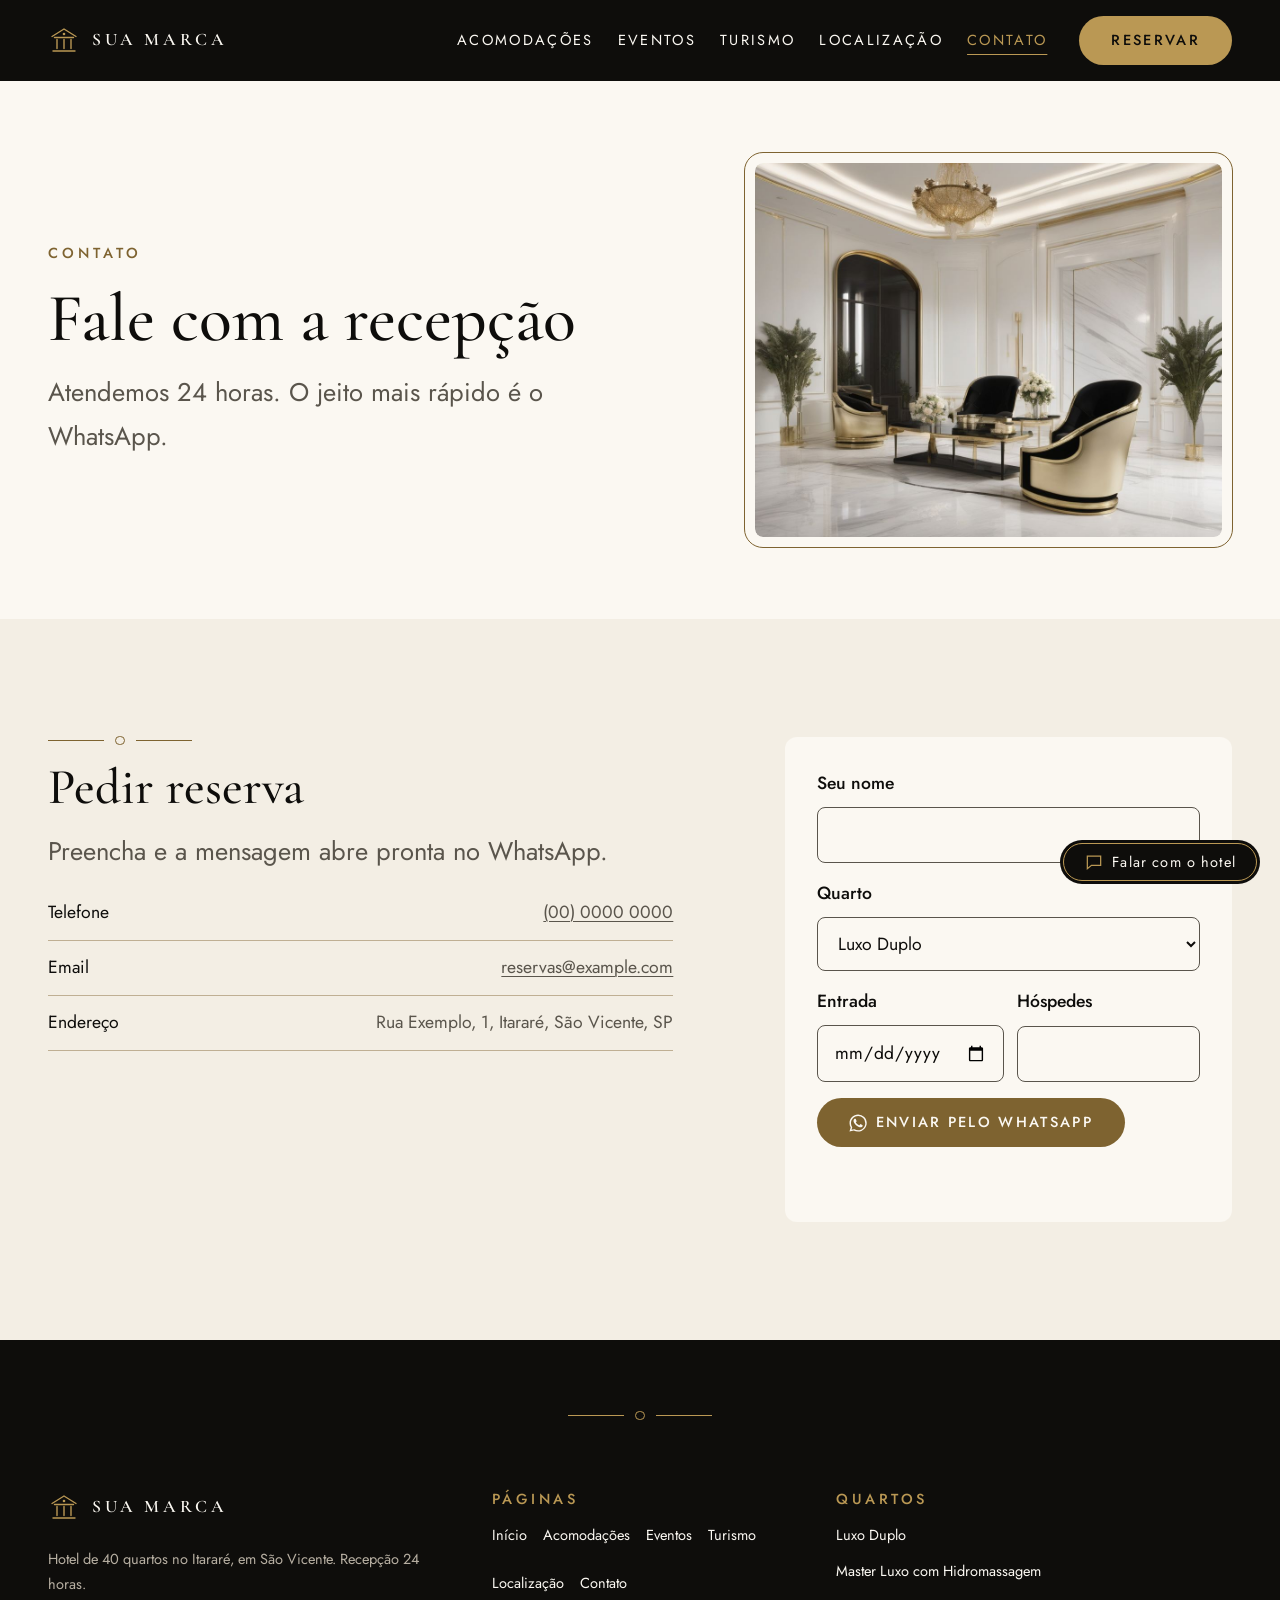
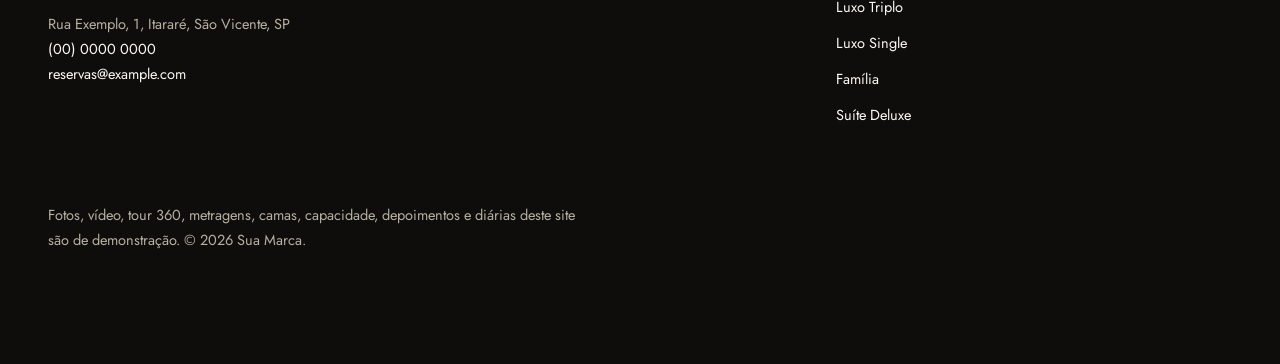
<file: contato.html>
<!doctype html>
<html lang="pt-BR">
<head>
<meta charset="utf-8">
<meta name="viewport" content="width=device-width, initial-scale=1">
<title>Contato e reservas | Sua Marca</title>
<meta name="description" content="Reservas pelo WhatsApp, telefone e email do hotel no Itararé, em São Vicente. Recepção 24 horas.">
<link rel="canonical" href="https://lugusofficial.github.io/hotel-boutique-sao-vicente/contato.html">
<meta property="og:type" content="website">
<meta property="og:site_name" content="Sua Marca">
<meta property="og:title" content="Contato e reservas | Sua Marca">
<meta property="og:description" content="Reservas pelo WhatsApp, telefone e email do hotel no Itararé, em São Vicente. Recepção 24 horas.">
<meta property="og:url" content="https://lugusofficial.github.io/hotel-boutique-sao-vicente/contato.html">
<meta property="og:image" content="assets/fachada.jpg">
<meta name="twitter:card" content="summary_large_image">
<meta name="theme-color" content="#0e0d0b">
<link rel="icon" href="assets/favicon.svg" type="image/svg+xml">
<link rel="preconnect" href="https://fonts.googleapis.com">
<link rel="preconnect" href="https://fonts.gstatic.com" crossorigin>
<link rel="stylesheet" href="https://fonts.googleapis.com/css2?family=Cormorant+Garamond:ital,wght@0,500;0,600;1,500&family=Jost:wght@400;500&display=swap">
<link rel="stylesheet" href="css/tokens.css?v=b8152041">
<link rel="stylesheet" href="css/base.css?v=050fb767">
<link rel="stylesheet" href="css/site.css?v=34524e90">
<script type="application/ld+json">{"@context": "https://schema.org", "@type": "Hotel", "name": "Sua Marca", "description": "Hotel de 40 quartos no Itararé, em São Vicente, a 300 m do Teleférico.", "url": "https://lugusofficial.github.io/hotel-boutique-sao-vicente/", "telephone": "+0000000000", "email": "reservas@example.com", "numberOfRooms": 40, "address": {"@type": "PostalAddress", "streetAddress": "Rua Exemplo, 1", "addressLocality": "São Vicente", "addressRegion": "SP", "addressCountry": "BR"}, "availableLanguage": ["pt-BR", "en"], "amenityFeature": [{"@type": "LocationFeatureSpecification", "name": "Ar condicionado", "value": true}, {"@type": "LocationFeatureSpecification", "name": "Wi-Fi grátis", "value": true}, {"@type": "LocationFeatureSpecification", "name": "Restaurante", "value": true}, {"@type": "LocationFeatureSpecification", "name": "Recepção 24 horas", "value": true}, {"@type": "LocationFeatureSpecification", "name": "Estacionamento gratuito", "value": true}, {"@type": "LocationFeatureSpecification", "name": "Café da manhã", "value": true}]}</script>
<script src="js/main.js?v=f9b990c0" defer></script>
<script src="js/atendente.js?v=69b17337" defer></script>
</head>
<body>
<a class="skip-link" href="#main">Pular para o conteúdo</a>
<header class="site-header">
  <div class="container site-header__inner">
    <a class="brand" href="index.html" aria-label="Sua Marca, página inicial"><svg viewBox="0 0 32 32" aria-hidden="true" focusable="false"><path d="M4 12.5L16 5l12 7.5M6.5 13.5h19M9 15.5v9M16 15.5v9M23 15.5v9M5 27h22" fill="none" stroke="#ba9854" stroke-width="1.4" stroke-linecap="round" stroke-linejoin="round"/><circle cx="16" cy="10" r="1.3" fill="#ba9854"/></svg><span>Sua Marca</span></a>
    <button class="nav-toggle" type="button" aria-expanded="false" aria-controls="site-nav">
      <svg class="icon icon--menu" viewBox="0 0 24 24" aria-hidden="true" focusable="false"><path d="M4 7h16M4 12h16M4 17h16"/></svg>
      <svg class="icon icon--close" viewBox="0 0 24 24" aria-hidden="true" focusable="false" hidden><path d="M6 6l12 12M18 6L6 18"/></svg>
      <span class="visually-hidden">Menu</span>
    </button>
    <nav class="site-nav" id="site-nav" aria-label="Principal" data-open="false">
      <ul><li><a href="acomodacoes.html">Acomodações</a></li><li><a href="eventos.html">Eventos</a></li><li><a href="turismo.html">Turismo</a></li><li><a href="localizacao.html">Localização</a></li><li><a href="contato.html" aria-current="page">Contato</a></li></ul>
      <a class="btn btn--primary" href="index.html#reservar">Reservar</a>
    </nav>
  </div>
</header>
<main id="main">
  <section class="topo hero">
    <div class="container">
      <div class="stack">
        <p class="kicker">Contato</p>
        <h1>Fale com a recepção</h1>
        <p class="lead">Atendemos 24 horas. O jeito mais rápido é o WhatsApp.</p>
        
      </div>
      <div class="moldura"><img src="assets/recepcao.jpg" alt="Saguão de mármore branco com poltronas pretas e douradas, plantas, flores brancas e lustre de cristal" width="1216" height="832" decoding="async"></div>
    </div>
  </section>

  <section class="section faixa--pedra">
    <div class="container dupla dupla--texto">
      <div class="stack">
        <div class="filete" aria-hidden="true"><span></span></div>
        <h2>Pedir reserva</h2>
        <p class="lead">Preencha e a mensagem abre pronta no WhatsApp.</p>
        <ul class="distancias">
          <li><span>Telefone</span><a href="tel:+0000000000">(00) 0000 0000</a></li>
          <li><span>Email</span><a href="mailto:reservas@example.com">reservas@example.com</a></li>
          <li><span>Endereço</span><span>Rua Exemplo, 1, Itararé, São Vicente, SP</span></li>
        </ul>
      </div>
      <form class="form" action="https://wa.me/0000000000" method="get" data-orcamento data-msg="Olá! Quero fazer uma reserva." novalidate>
        <div class="field"><label for="f-nome">Seu nome</label><input id="f-nome" name="nome" autocomplete="name" required></div>
        <div class="field"><label for="f-quarto">Quarto</label><select id="f-quarto" name="quarto"><option>Luxo Duplo</option><option>Master Luxo com Hidromassagem</option><option>Luxo Triplo</option><option>Luxo Single</option><option>Família</option><option>Suíte Deluxe</option></select></div>
        <div class="grid grid--2">
          <div class="field"><label for="f-entrada">Entrada</label><input id="f-entrada" name="entrada" type="date"></div>
          <div class="field"><label for="f-hosp">Hóspedes</label><input id="f-hosp" name="hospedes" type="number" min="1" max="8" inputmode="numeric"></div>
        </div>
        <button class="btn btn--primary" type="submit"><svg class="icon icon--wa" viewBox="0 0 24 24" aria-hidden="true" focusable="false"><path d="M17.47 14.38c-.3-.15-1.76-.87-2.03-.97-.27-.1-.47-.15-.67.15-.2.3-.77.97-.94 1.17-.17.2-.35.22-.65.07-.3-.15-1.26-.46-2.4-1.48-.89-.79-1.49-1.77-1.66-2.07-.17-.3-.02-.46.13-.61.13-.13.3-.35.45-.52.15-.17.2-.3.3-.5.1-.2.05-.37-.02-.52-.07-.15-.67-1.62-.92-2.22-.24-.58-.49-.5-.67-.51h-.57c-.2 0-.52.07-.8.37-.27.3-1.04 1.02-1.04 2.48s1.07 2.88 1.21 3.08c.15.2 2.1 3.2 5.08 4.49.71.31 1.26.49 1.69.63.71.23 1.36.2 1.87.12.57-.09 1.76-.72 2.01-1.41.25-.7.25-1.29.17-1.41-.07-.13-.27-.2-.57-.35zM12.05 21.5h-.01a9.4 9.4 0 0 1-4.79-1.31l-.34-.2-3.56.93.95-3.47-.22-.36a9.38 9.38 0 0 1-1.44-5.01c0-5.19 4.23-9.41 9.42-9.41a9.36 9.36 0 0 1 6.66 2.76 9.35 9.35 0 0 1 2.75 6.66c0 5.19-4.23 9.41-9.42 9.41zm8.02-17.43A11.27 11.27 0 0 0 12.05.75C5.8.75.72 5.83.72 12.08c0 2 .52 3.95 1.52 5.66L.62 23.25l5.65-1.48a11.3 11.3 0 0 0 5.78 1.48h.01c6.25 0 11.33-5.08 11.33-11.33 0-3.03-1.18-5.87-3.32-8.01z"/></svg>Enviar pelo WhatsApp</button>
        <p class="form-status" role="status"></p>
      </form>
    </div>
  </section>
</main>

<div class="atendente" data-atendente data-whatsapp="https://wa.me/0000000000" hidden>
  <button class="atendente__abrir" type="button" data-atendente-abrir aria-expanded="false" aria-controls="atendente-painel">
    <svg class="atendente__icone" viewBox="0 0 24 24" aria-hidden="true" focusable="false"><path d="M4 5h16v11H9l-5 4z"/></svg>
    <span>Falar com o hotel</span>
  </button>
  <div class="atendente__painel" id="atendente-painel" role="dialog" aria-labelledby="atendente-titulo" data-atendente-painel hidden>
    <div class="atendente__topo">
      <p class="atendente__titulo" id="atendente-titulo">Atendente de demonstração</p>
      <button class="atendente__fechar" type="button" data-atendente-fechar>
        <svg class="icon" viewBox="0 0 24 24" aria-hidden="true" focusable="false"><path d="M6 6l12 12M18 6L6 18"/></svg>
        <span class="visually-hidden">Fechar a conversa</span>
      </button>
    </div>
    <ol class="atendente__mensagens" data-atendente-mensagens aria-live="polite"></ol>
    <ul class="atendente__chips" data-atendente-chips></ul>
    <form class="atendente__form" data-atendente-form>
      <label class="visually-hidden" for="atendente-texto">Sua mensagem</label>
      <input id="atendente-texto" type="text" autocomplete="off" maxlength="200" placeholder="Pergunte sobre quartos ou diárias">
      <button class="atendente__enviar" type="submit">Enviar</button>
    </form>
    <p class="atendente__aviso">Respostas automáticas de demonstração. Para reservar, a conversa segue no WhatsApp.</p>
  </div>
</div>
<footer class="site-footer">
  <div class="container">
    <div class="filete" aria-hidden="true"><span></span></div>
    <div class="rodape">
      <div class="stack">
        <a class="brand" href="index.html" aria-label="Sua Marca, página inicial"><svg viewBox="0 0 32 32" aria-hidden="true" focusable="false"><path d="M4 12.5L16 5l12 7.5M6.5 13.5h19M9 15.5v9M16 15.5v9M23 15.5v9M5 27h22" fill="none" stroke="#ba9854" stroke-width="1.4" stroke-linecap="round" stroke-linejoin="round"/><circle cx="16" cy="10" r="1.3" fill="#ba9854"/></svg><span>Sua Marca</span></a>
        <p>Hotel de 40 quartos no Itararé, em São Vicente. Recepção 24 horas.</p>
        <p>Rua Exemplo, 1, Itararé, São Vicente, SP<br><a href="tel:+0000000000">(00) 0000 0000</a><br><a href="mailto:reservas@example.com">reservas@example.com</a></p>
      </div>
      <nav aria-label="Rodapé">
        <h2>Páginas</h2>
        <ul><li><a href="index.html">Início</a></li><li><a href="acomodacoes.html">Acomodações</a></li><li><a href="eventos.html">Eventos</a></li><li><a href="turismo.html">Turismo</a></li><li><a href="localizacao.html">Localização</a></li><li><a href="contato.html">Contato</a></li></ul>
      </nav>
      <div>
        <h2>Quartos</h2>
        <ul><li><a href="luxo-duplo.html">Luxo Duplo</a></li><li><a href="master.html">Master Luxo com Hidromassagem</a></li><li><a href="triplo.html">Luxo Triplo</a></li><li><a href="single.html">Luxo Single</a></li><li><a href="familia.html">Família</a></li><li><a href="suite.html">Suíte Deluxe</a></li></ul>
      </div>
    </div>
    <p class="rodape__fim">Fotos, vídeo, tour 360, metragens, camas, capacidade, depoimentos e diárias deste site são de demonstração. © <span data-year>2026</span> Sua Marca.</p>
  </div>
</footer>
</body>
</html>
</file>
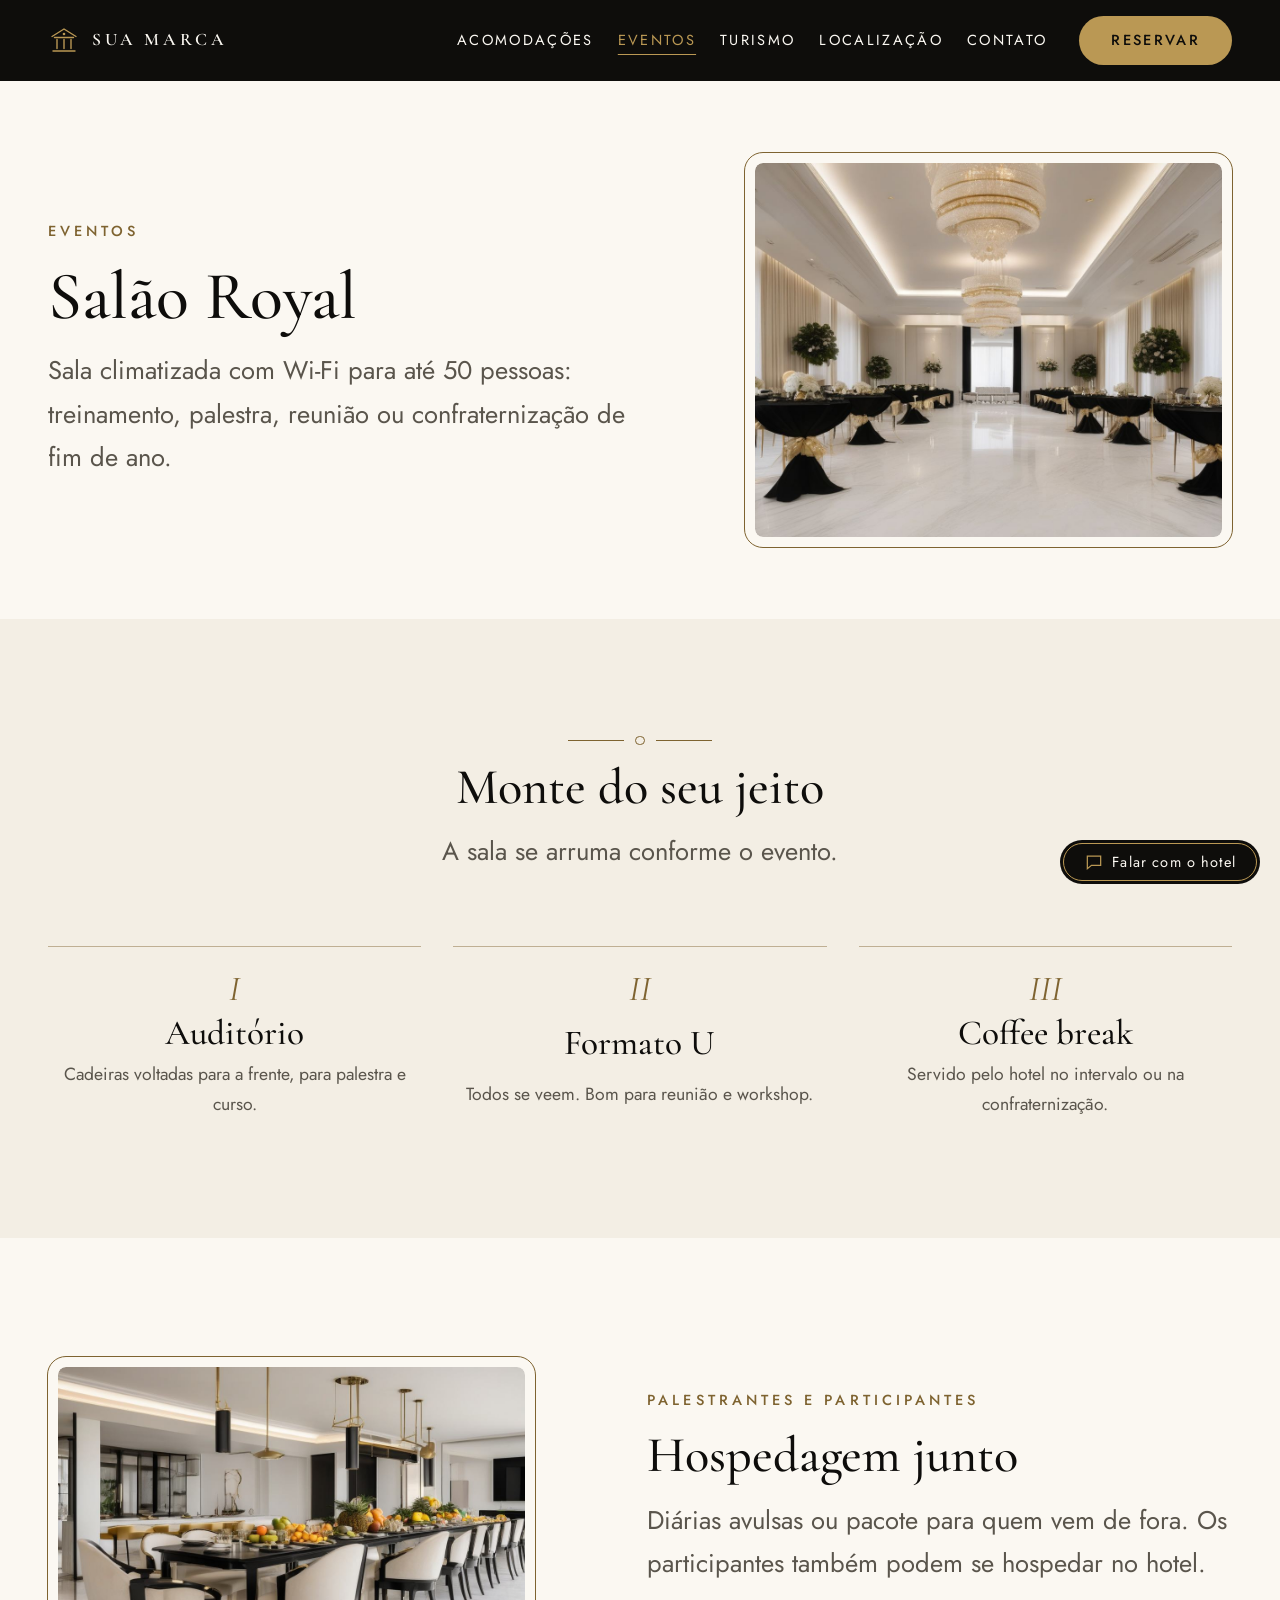
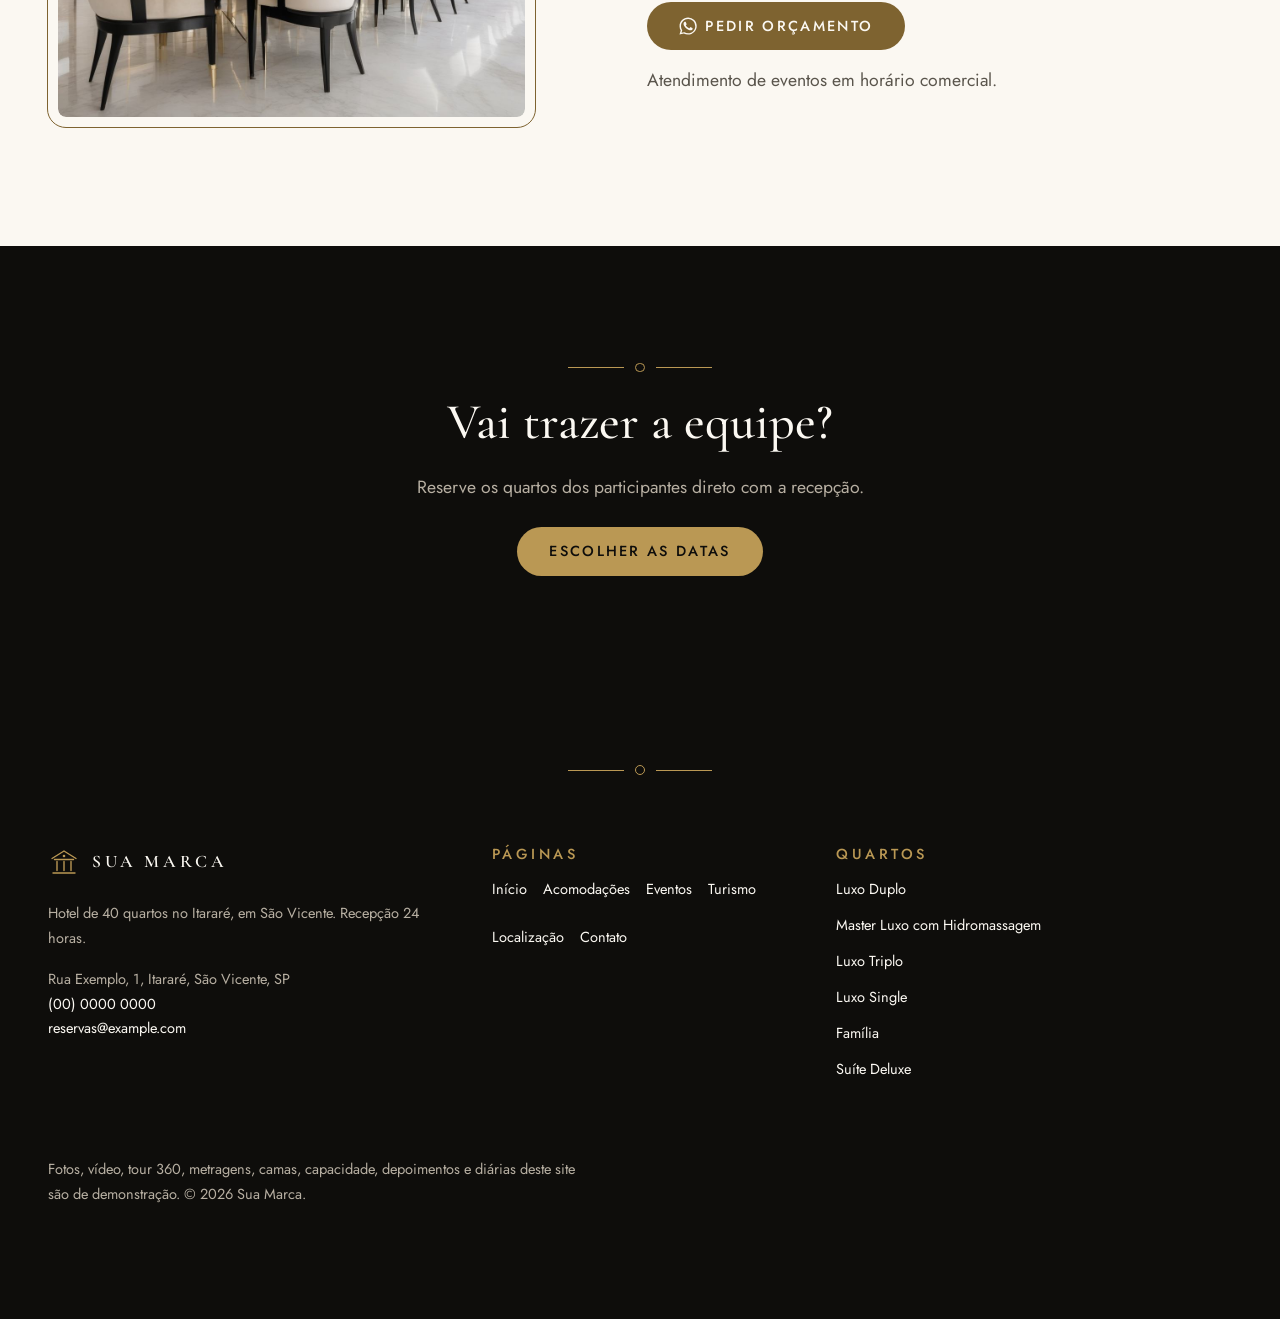
<file: eventos.html>
<!doctype html>
<html lang="pt-BR">
<head>
<meta charset="utf-8">
<meta name="viewport" content="width=device-width, initial-scale=1">
<title>Salão Royal: eventos para até 50 pessoas | Sua Marca</title>
<meta name="description" content="Salão Royal climatizado, com Wi-Fi, para até 50 pessoas em auditório ou formato U, com coffee break e hospedagem para palestrantes no Itararé, em São Vicente.">
<link rel="canonical" href="https://lugusofficial.github.io/hotel-boutique-sao-vicente/eventos.html">
<meta property="og:type" content="website">
<meta property="og:site_name" content="Sua Marca">
<meta property="og:title" content="Salão Royal: eventos para até 50 pessoas | Sua Marca">
<meta property="og:description" content="Salão Royal climatizado, com Wi-Fi, para até 50 pessoas em auditório ou formato U, com coffee break e hospedagem para palestrantes no Itararé, em São Vicente.">
<meta property="og:url" content="https://lugusofficial.github.io/hotel-boutique-sao-vicente/eventos.html">
<meta property="og:image" content="assets/fachada.jpg">
<meta name="twitter:card" content="summary_large_image">
<meta name="theme-color" content="#0e0d0b">
<link rel="icon" href="assets/favicon.svg" type="image/svg+xml">
<link rel="preconnect" href="https://fonts.googleapis.com">
<link rel="preconnect" href="https://fonts.gstatic.com" crossorigin>
<link rel="stylesheet" href="https://fonts.googleapis.com/css2?family=Cormorant+Garamond:ital,wght@0,500;0,600;1,500&family=Jost:wght@400;500&display=swap">
<link rel="stylesheet" href="css/tokens.css?v=b8152041">
<link rel="stylesheet" href="css/base.css?v=050fb767">
<link rel="stylesheet" href="css/site.css?v=34524e90">
<script type="application/ld+json">{"@context": "https://schema.org", "@type": "Hotel", "name": "Sua Marca", "description": "Hotel de 40 quartos no Itararé, em São Vicente, a 300 m do Teleférico.", "url": "https://lugusofficial.github.io/hotel-boutique-sao-vicente/", "telephone": "+0000000000", "email": "reservas@example.com", "numberOfRooms": 40, "address": {"@type": "PostalAddress", "streetAddress": "Rua Exemplo, 1", "addressLocality": "São Vicente", "addressRegion": "SP", "addressCountry": "BR"}, "availableLanguage": ["pt-BR", "en"], "amenityFeature": [{"@type": "LocationFeatureSpecification", "name": "Ar condicionado", "value": true}, {"@type": "LocationFeatureSpecification", "name": "Wi-Fi grátis", "value": true}, {"@type": "LocationFeatureSpecification", "name": "Restaurante", "value": true}, {"@type": "LocationFeatureSpecification", "name": "Recepção 24 horas", "value": true}, {"@type": "LocationFeatureSpecification", "name": "Estacionamento gratuito", "value": true}, {"@type": "LocationFeatureSpecification", "name": "Café da manhã", "value": true}]}</script>
<script src="js/main.js?v=f9b990c0" defer></script>
<script src="js/atendente.js?v=69b17337" defer></script>
</head>
<body>
<a class="skip-link" href="#main">Pular para o conteúdo</a>
<header class="site-header">
  <div class="container site-header__inner">
    <a class="brand" href="index.html" aria-label="Sua Marca, página inicial"><svg viewBox="0 0 32 32" aria-hidden="true" focusable="false"><path d="M4 12.5L16 5l12 7.5M6.5 13.5h19M9 15.5v9M16 15.5v9M23 15.5v9M5 27h22" fill="none" stroke="#ba9854" stroke-width="1.4" stroke-linecap="round" stroke-linejoin="round"/><circle cx="16" cy="10" r="1.3" fill="#ba9854"/></svg><span>Sua Marca</span></a>
    <button class="nav-toggle" type="button" aria-expanded="false" aria-controls="site-nav">
      <svg class="icon icon--menu" viewBox="0 0 24 24" aria-hidden="true" focusable="false"><path d="M4 7h16M4 12h16M4 17h16"/></svg>
      <svg class="icon icon--close" viewBox="0 0 24 24" aria-hidden="true" focusable="false" hidden><path d="M6 6l12 12M18 6L6 18"/></svg>
      <span class="visually-hidden">Menu</span>
    </button>
    <nav class="site-nav" id="site-nav" aria-label="Principal" data-open="false">
      <ul><li><a href="acomodacoes.html">Acomodações</a></li><li><a href="eventos.html" aria-current="page">Eventos</a></li><li><a href="turismo.html">Turismo</a></li><li><a href="localizacao.html">Localização</a></li><li><a href="contato.html">Contato</a></li></ul>
      <a class="btn btn--primary" href="index.html#reservar">Reservar</a>
    </nav>
  </div>
</header>
<main id="main">
  <section class="topo hero">
    <div class="container">
      <div class="stack">
        <p class="kicker">Eventos</p>
        <h1>Salão Royal</h1>
        <p class="lead">Sala climatizada com Wi-Fi para até 50 pessoas: treinamento, palestra, reunião ou confraternização de fim de ano.</p>
        
      </div>
      <div class="moldura"><img src="assets/salao-royal.jpg" alt="Salão com mesas redondas de toalha preta e laço dourado, arranjos de flores brancas e lustres de cristal" width="1216" height="832" decoding="async"></div>
    </div>
  </section>

  <section class="section faixa--pedra">
    <div class="container">
      <div class="cabeca cabeca--centro"><div class="filete" aria-hidden="true"><span></span></div><h2>Monte do seu jeito</h2><p class="lead">A sala se arruma conforme o evento.</p></div>
      <ol class="formatos" data-reveal-filhos>
        <li><span class="formatos__num" aria-hidden="true">I</span><h3>Auditório</h3><p>Cadeiras voltadas para a frente, para palestra e curso.</p></li>
        <li><span class="formatos__num" aria-hidden="true">II</span><h3>Formato U</h3><p>Todos se veem. Bom para reunião e workshop.</p></li>
        <li><span class="formatos__num" aria-hidden="true">III</span><h3>Coffee break</h3><p>Servido pelo hotel no intervalo ou na confraternização.</p></li>
      </ol>
    </div>
  </section>

  <section class="section">
    <div class="container dupla">
      <div class="moldura"><img src="assets/cafe.jpg" alt="Mesa longa preta com cadeiras claras e frutas tropicais, sob luminárias pretas e douradas" width="1216" height="832" loading="lazy" decoding="async"></div>
      <div class="stack">
        <p class="kicker">Palestrantes e participantes</p>
        <h2>Hospedagem junto</h2>
        <p class="lead">Diárias avulsas ou pacote para quem vem de fora. Os participantes também podem se hospedar no hotel.</p>
        <p><a class="btn btn--primary" href="https://wa.me/0000000000?text=Ol%C3%A1%21%20Quero%20um%20or%C3%A7amento%20para%20evento%20no%20Sal%C3%A3o%20Royal."><svg class="icon icon--wa" viewBox="0 0 24 24" aria-hidden="true" focusable="false"><path d="M17.47 14.38c-.3-.15-1.76-.87-2.03-.97-.27-.1-.47-.15-.67.15-.2.3-.77.97-.94 1.17-.17.2-.35.22-.65.07-.3-.15-1.26-.46-2.4-1.48-.89-.79-1.49-1.77-1.66-2.07-.17-.3-.02-.46.13-.61.13-.13.3-.35.45-.52.15-.17.2-.3.3-.5.1-.2.05-.37-.02-.52-.07-.15-.67-1.62-.92-2.22-.24-.58-.49-.5-.67-.51h-.57c-.2 0-.52.07-.8.37-.27.3-1.04 1.02-1.04 2.48s1.07 2.88 1.21 3.08c.15.2 2.1 3.2 5.08 4.49.71.31 1.26.49 1.69.63.71.23 1.36.2 1.87.12.57-.09 1.76-.72 2.01-1.41.25-.7.25-1.29.17-1.41-.07-.13-.27-.2-.57-.35zM12.05 21.5h-.01a9.4 9.4 0 0 1-4.79-1.31l-.34-.2-3.56.93.95-3.47-.22-.36a9.38 9.38 0 0 1-1.44-5.01c0-5.19 4.23-9.41 9.42-9.41a9.36 9.36 0 0 1 6.66 2.76 9.35 9.35 0 0 1 2.75 6.66c0 5.19-4.23 9.41-9.42 9.41zm8.02-17.43A11.27 11.27 0 0 0 12.05.75C5.8.75.72 5.83.72 12.08c0 2 .52 3.95 1.52 5.66L.62 23.25l5.65-1.48a11.3 11.3 0 0 0 5.78 1.48h.01c6.25 0 11.33-5.08 11.33-11.33 0-3.03-1.18-5.87-3.32-8.01z"/></svg>Pedir orçamento</a></p>
        <p class="muted">Atendimento de eventos em horário comercial.</p>
      </div>
    </div>
  </section>

  <section class="section chamada faixa--preta">
    <div class="container">
      <div class="filete" aria-hidden="true"><span></span></div>
      <h2>Vai trazer a equipe?</h2>
      <p>Reserve os quartos dos participantes direto com a recepção.</p>
      <a class="btn btn--primary" href="index.html#reservar">Escolher as datas</a>
    </div>
  </section>
</main>

<div class="atendente" data-atendente data-whatsapp="https://wa.me/0000000000" hidden>
  <button class="atendente__abrir" type="button" data-atendente-abrir aria-expanded="false" aria-controls="atendente-painel">
    <svg class="atendente__icone" viewBox="0 0 24 24" aria-hidden="true" focusable="false"><path d="M4 5h16v11H9l-5 4z"/></svg>
    <span>Falar com o hotel</span>
  </button>
  <div class="atendente__painel" id="atendente-painel" role="dialog" aria-labelledby="atendente-titulo" data-atendente-painel hidden>
    <div class="atendente__topo">
      <p class="atendente__titulo" id="atendente-titulo">Atendente de demonstração</p>
      <button class="atendente__fechar" type="button" data-atendente-fechar>
        <svg class="icon" viewBox="0 0 24 24" aria-hidden="true" focusable="false"><path d="M6 6l12 12M18 6L6 18"/></svg>
        <span class="visually-hidden">Fechar a conversa</span>
      </button>
    </div>
    <ol class="atendente__mensagens" data-atendente-mensagens aria-live="polite"></ol>
    <ul class="atendente__chips" data-atendente-chips></ul>
    <form class="atendente__form" data-atendente-form>
      <label class="visually-hidden" for="atendente-texto">Sua mensagem</label>
      <input id="atendente-texto" type="text" autocomplete="off" maxlength="200" placeholder="Pergunte sobre quartos ou diárias">
      <button class="atendente__enviar" type="submit">Enviar</button>
    </form>
    <p class="atendente__aviso">Respostas automáticas de demonstração. Para reservar, a conversa segue no WhatsApp.</p>
  </div>
</div>
<footer class="site-footer">
  <div class="container">
    <div class="filete" aria-hidden="true"><span></span></div>
    <div class="rodape">
      <div class="stack">
        <a class="brand" href="index.html" aria-label="Sua Marca, página inicial"><svg viewBox="0 0 32 32" aria-hidden="true" focusable="false"><path d="M4 12.5L16 5l12 7.5M6.5 13.5h19M9 15.5v9M16 15.5v9M23 15.5v9M5 27h22" fill="none" stroke="#ba9854" stroke-width="1.4" stroke-linecap="round" stroke-linejoin="round"/><circle cx="16" cy="10" r="1.3" fill="#ba9854"/></svg><span>Sua Marca</span></a>
        <p>Hotel de 40 quartos no Itararé, em São Vicente. Recepção 24 horas.</p>
        <p>Rua Exemplo, 1, Itararé, São Vicente, SP<br><a href="tel:+0000000000">(00) 0000 0000</a><br><a href="mailto:reservas@example.com">reservas@example.com</a></p>
      </div>
      <nav aria-label="Rodapé">
        <h2>Páginas</h2>
        <ul><li><a href="index.html">Início</a></li><li><a href="acomodacoes.html">Acomodações</a></li><li><a href="eventos.html">Eventos</a></li><li><a href="turismo.html">Turismo</a></li><li><a href="localizacao.html">Localização</a></li><li><a href="contato.html">Contato</a></li></ul>
      </nav>
      <div>
        <h2>Quartos</h2>
        <ul><li><a href="luxo-duplo.html">Luxo Duplo</a></li><li><a href="master.html">Master Luxo com Hidromassagem</a></li><li><a href="triplo.html">Luxo Triplo</a></li><li><a href="single.html">Luxo Single</a></li><li><a href="familia.html">Família</a></li><li><a href="suite.html">Suíte Deluxe</a></li></ul>
      </div>
    </div>
    <p class="rodape__fim">Fotos, vídeo, tour 360, metragens, camas, capacidade, depoimentos e diárias deste site são de demonstração. © <span data-year>2026</span> Sua Marca.</p>
  </div>
</footer>
</body>
</html>
</file>
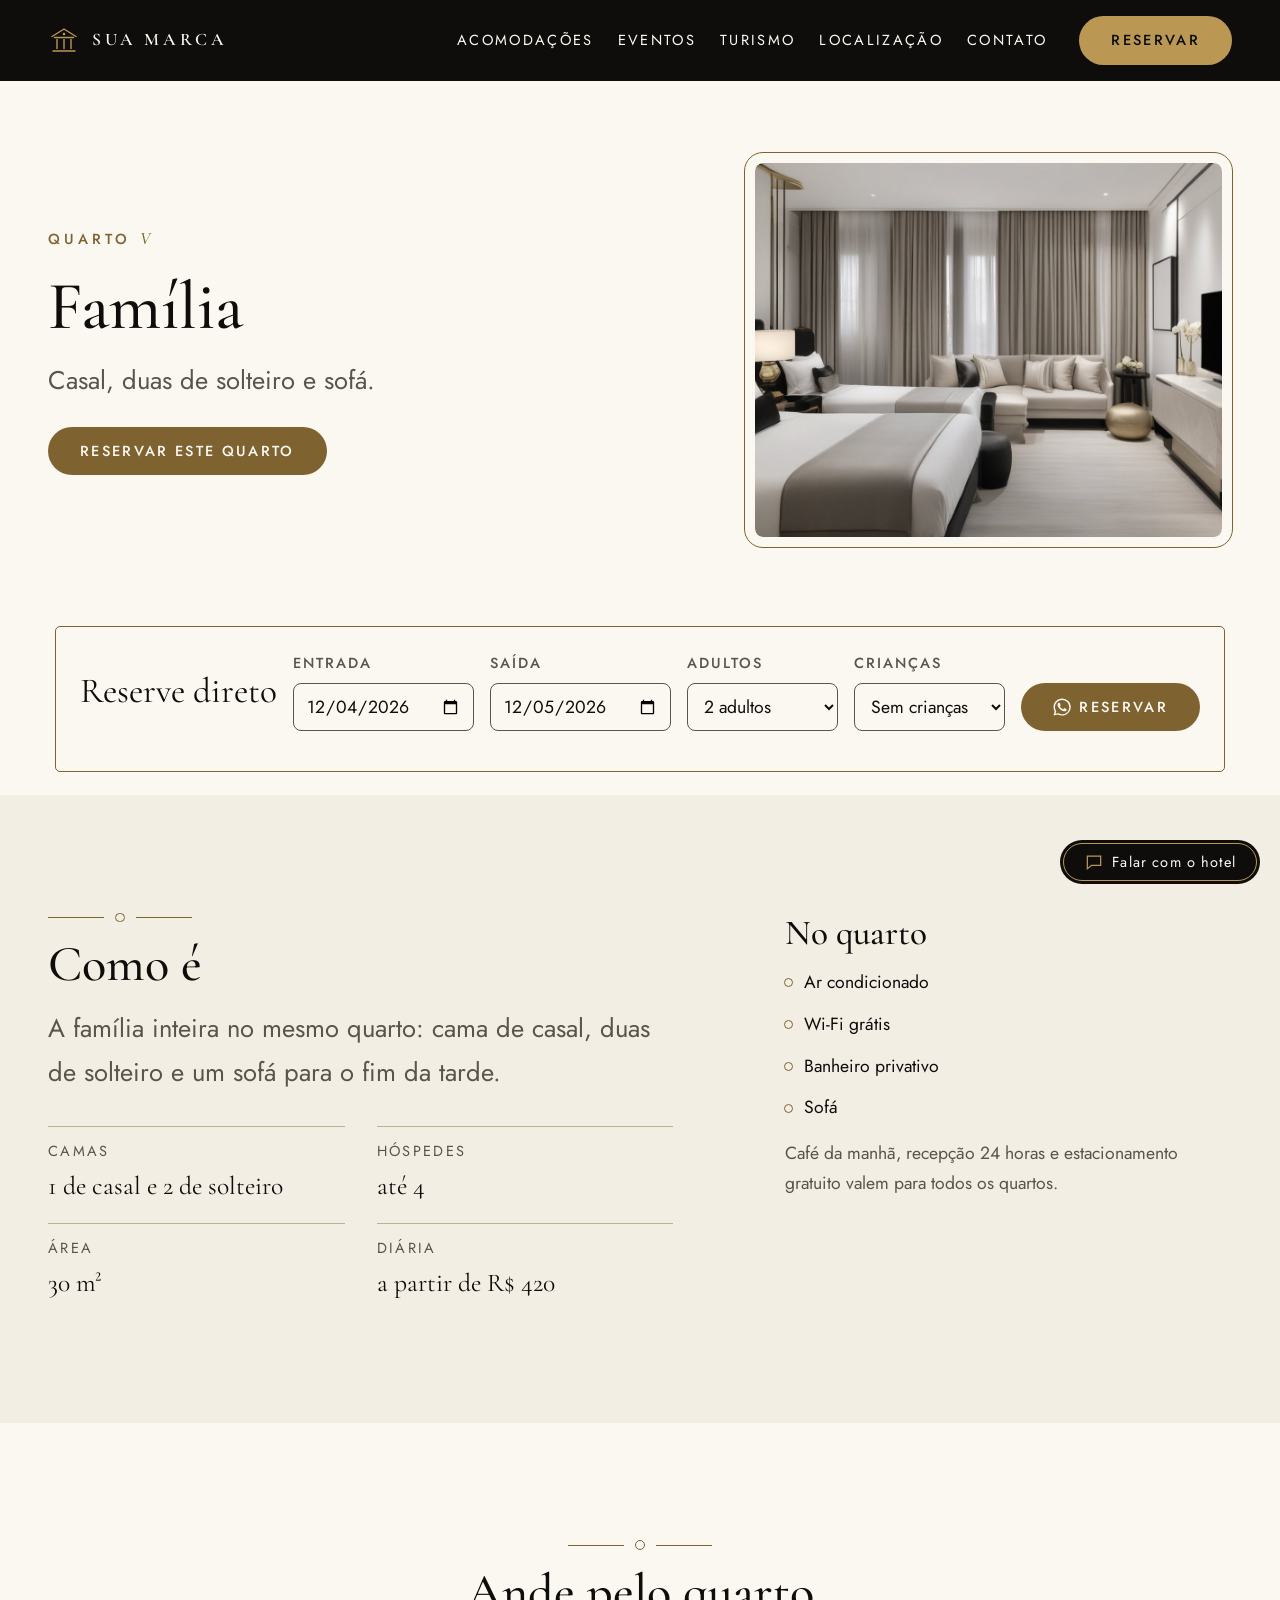
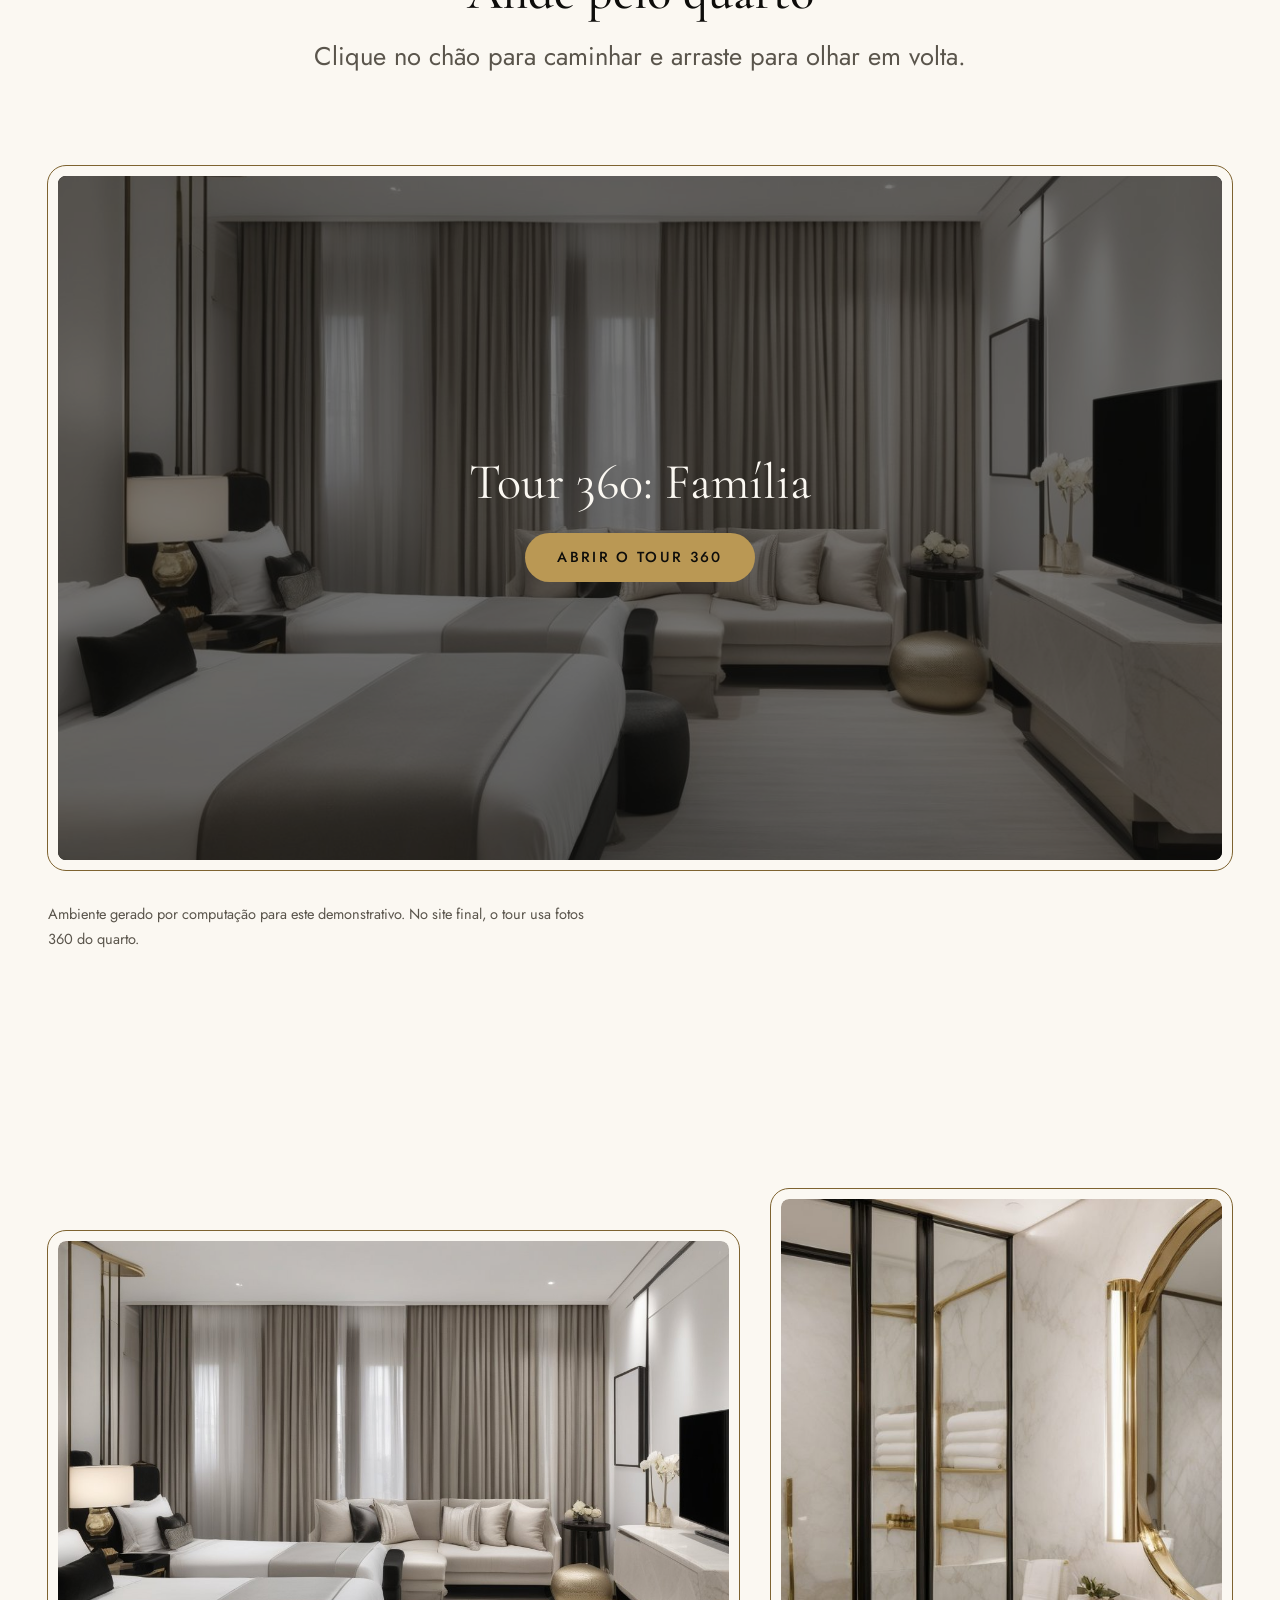
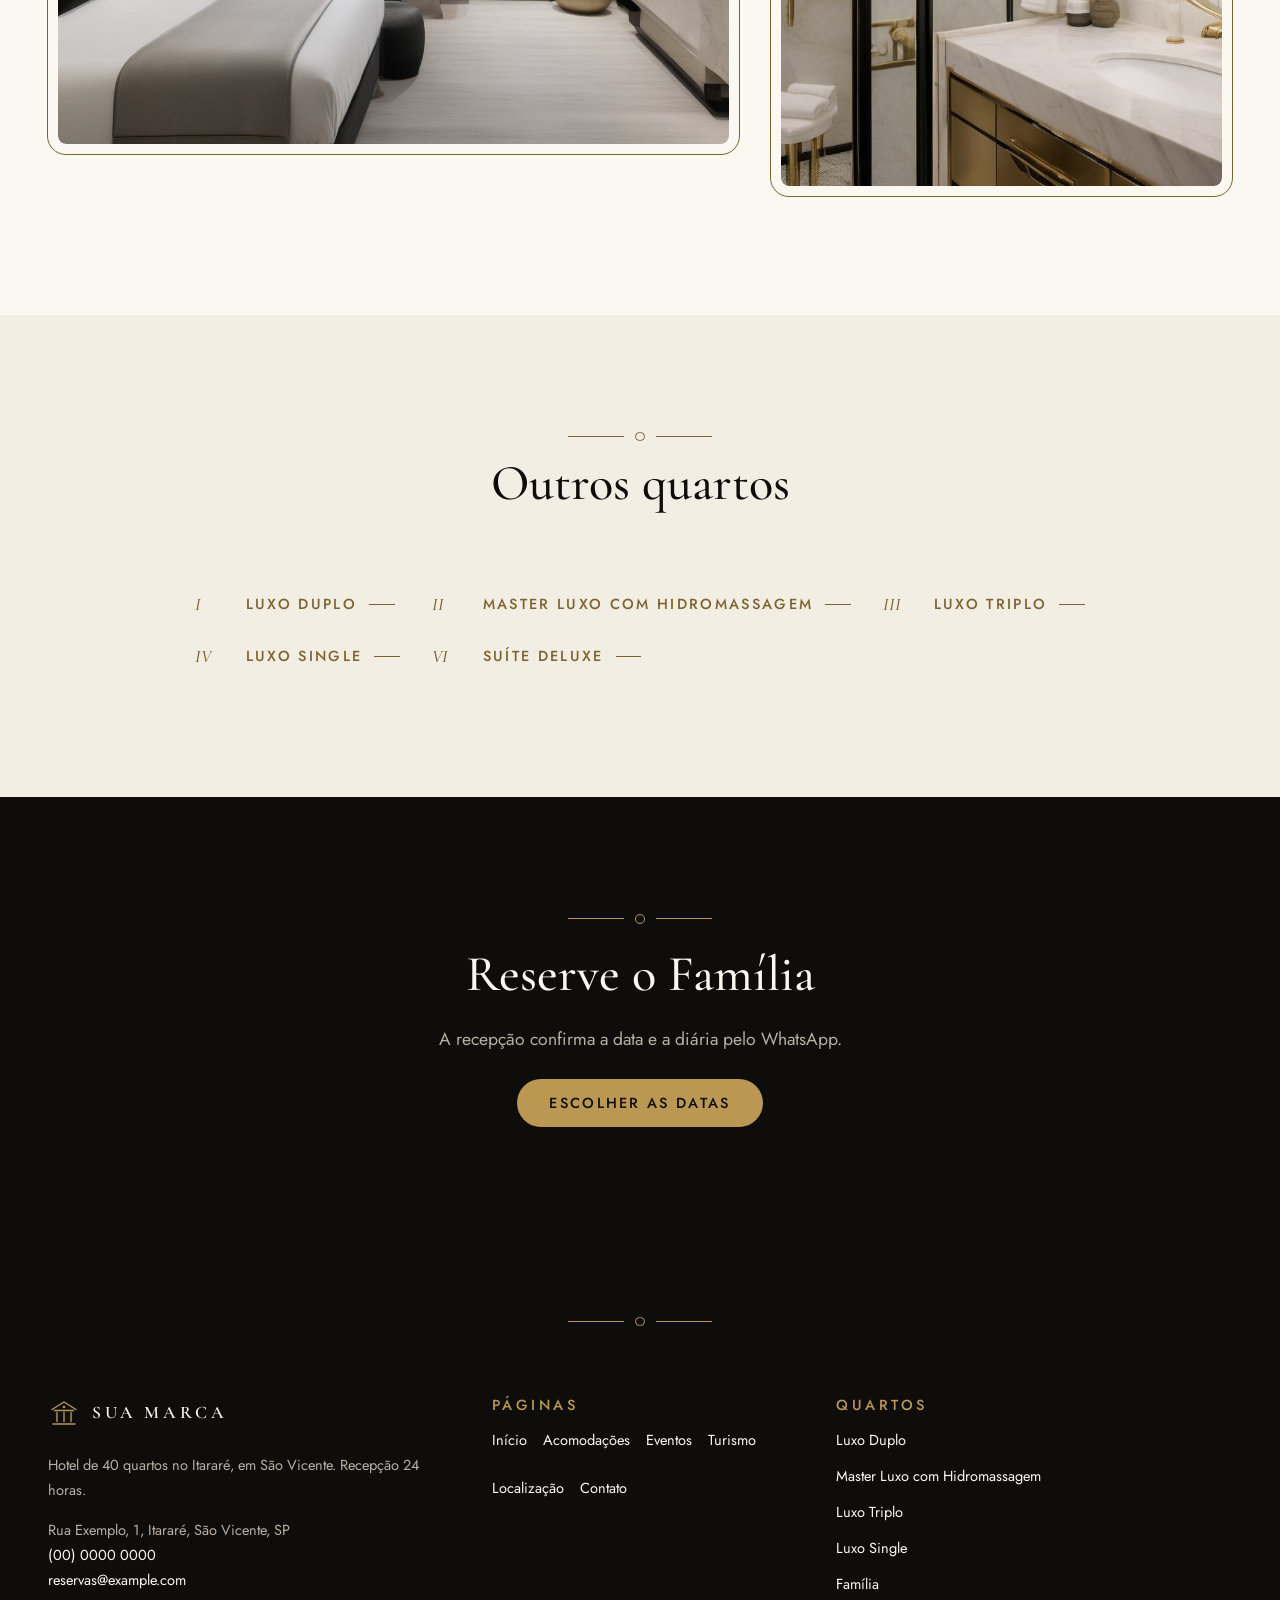
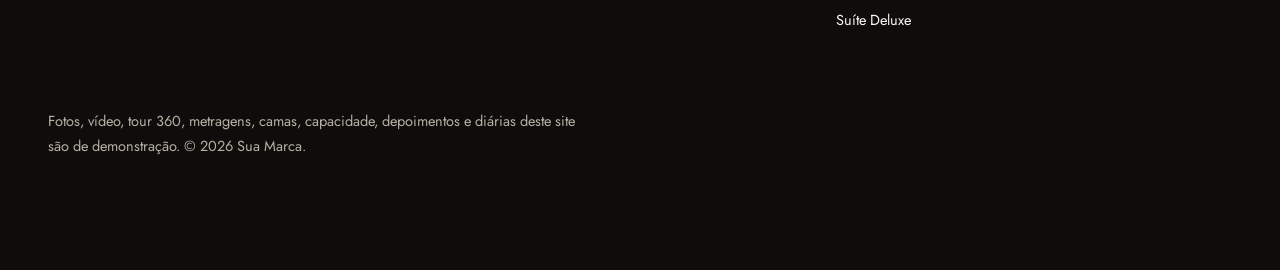
<file: familia.html>
<!doctype html>
<html lang="pt-BR">
<head>
<meta charset="utf-8">
<meta name="viewport" content="width=device-width, initial-scale=1">
<title>Família: quarto no Itararé, em São Vicente | Sua Marca</title>
<meta name="description" content="Quarto Família no hotel do Itararé, em São Vicente: Casal, duas de solteiro e sofá. Tour 360 e reserva pelo WhatsApp.">
<link rel="canonical" href="https://lugusofficial.github.io/hotel-boutique-sao-vicente/familia.html">
<meta property="og:type" content="website">
<meta property="og:site_name" content="Sua Marca">
<meta property="og:title" content="Família: quarto no Itararé, em São Vicente | Sua Marca">
<meta property="og:description" content="Quarto Família no hotel do Itararé, em São Vicente: Casal, duas de solteiro e sofá. Tour 360 e reserva pelo WhatsApp.">
<meta property="og:url" content="https://lugusofficial.github.io/hotel-boutique-sao-vicente/familia.html">
<meta property="og:image" content="assets/fachada.jpg">
<meta name="twitter:card" content="summary_large_image">
<meta name="theme-color" content="#0e0d0b">
<link rel="icon" href="assets/favicon.svg" type="image/svg+xml">
<link rel="preconnect" href="https://fonts.googleapis.com">
<link rel="preconnect" href="https://fonts.gstatic.com" crossorigin>
<link rel="stylesheet" href="https://fonts.googleapis.com/css2?family=Cormorant+Garamond:ital,wght@0,500;0,600;1,500&family=Jost:wght@400;500&display=swap">
<link rel="stylesheet" href="css/tokens.css?v=b8152041">
<link rel="stylesheet" href="css/base.css?v=050fb767">
<link rel="stylesheet" href="css/site.css?v=34524e90">
<script type="application/ld+json">{"@context": "https://schema.org", "@type": "Hotel", "name": "Sua Marca", "description": "Hotel de 40 quartos no Itararé, em São Vicente, a 300 m do Teleférico.", "url": "https://lugusofficial.github.io/hotel-boutique-sao-vicente/", "telephone": "+0000000000", "email": "reservas@example.com", "numberOfRooms": 40, "address": {"@type": "PostalAddress", "streetAddress": "Rua Exemplo, 1", "addressLocality": "São Vicente", "addressRegion": "SP", "addressCountry": "BR"}, "availableLanguage": ["pt-BR", "en"], "amenityFeature": [{"@type": "LocationFeatureSpecification", "name": "Ar condicionado", "value": true}, {"@type": "LocationFeatureSpecification", "name": "Wi-Fi grátis", "value": true}, {"@type": "LocationFeatureSpecification", "name": "Restaurante", "value": true}, {"@type": "LocationFeatureSpecification", "name": "Recepção 24 horas", "value": true}, {"@type": "LocationFeatureSpecification", "name": "Estacionamento gratuito", "value": true}, {"@type": "LocationFeatureSpecification", "name": "Café da manhã", "value": true}]}</script>
<script type="module" src="js/tour.js?v=59a9ff1e"></script>
<script src="js/main.js?v=f9b990c0" defer></script>
<script src="js/atendente.js?v=69b17337" defer></script>
</head>
<body>
<a class="skip-link" href="#main">Pular para o conteúdo</a>
<header class="site-header">
  <div class="container site-header__inner">
    <a class="brand" href="index.html" aria-label="Sua Marca, página inicial"><svg viewBox="0 0 32 32" aria-hidden="true" focusable="false"><path d="M4 12.5L16 5l12 7.5M6.5 13.5h19M9 15.5v9M16 15.5v9M23 15.5v9M5 27h22" fill="none" stroke="#ba9854" stroke-width="1.4" stroke-linecap="round" stroke-linejoin="round"/><circle cx="16" cy="10" r="1.3" fill="#ba9854"/></svg><span>Sua Marca</span></a>
    <button class="nav-toggle" type="button" aria-expanded="false" aria-controls="site-nav">
      <svg class="icon icon--menu" viewBox="0 0 24 24" aria-hidden="true" focusable="false"><path d="M4 7h16M4 12h16M4 17h16"/></svg>
      <svg class="icon icon--close" viewBox="0 0 24 24" aria-hidden="true" focusable="false" hidden><path d="M6 6l12 12M18 6L6 18"/></svg>
      <span class="visually-hidden">Menu</span>
    </button>
    <nav class="site-nav" id="site-nav" aria-label="Principal" data-open="false">
      <ul><li><a href="acomodacoes.html">Acomodações</a></li><li><a href="eventos.html">Eventos</a></li><li><a href="turismo.html">Turismo</a></li><li><a href="localizacao.html">Localização</a></li><li><a href="contato.html">Contato</a></li></ul>
      <a class="btn btn--primary" href="#reservar">Reservar</a>
    </nav>
  </div>
</header>
<main id="main">
  <section class="topo hero">
    <div class="container">
      <div class="stack">
        <p class="kicker">Quarto <span class="kicker__num">V</span></p>
        <h1>Família</h1>
        <p class="lead">Casal, duas de solteiro e sofá.</p>
        <div class="cluster"><a class="btn btn--primary" href="#reservar">Reservar este quarto</a></div>
      </div>
      <div class="moldura"><img src="assets/familia-1.jpg" alt="Quarto Família com camas de roupa branca e manta cinza, sofá em L, televisão e cortinas cinza" width="1216" height="832" decoding="async"></div>
    </div>
  </section>

<div class="reserva" id="reservar">
  <form class="container reserva__form" action="contato.html" method="get" data-reserva data-whatsapp="https://wa.me/0000000000" data-quarto="Família">
    <p class="reserva__titulo">Reserve direto</p>
    <div class="field"><label for="r-entrada">Entrada</label><input id="r-entrada" name="entrada" type="date" required></div>
    <div class="field"><label for="r-saida">Saída</label><input id="r-saida" name="saida" type="date" required></div>
    <div class="field"><label for="r-adultos">Adultos</label><select id="r-adultos" name="adultos"><option value="1">1 adulto</option><option value="2" selected>2 adultos</option><option value="3">3 adultos</option><option value="4">4 adultos</option></select></div>
    <div class="field"><label for="r-criancas">Crianças</label><select id="r-criancas" name="criancas"><option value="0" selected>Sem crianças</option><option value="1">1 criança</option><option value="2">2 crianças</option><option value="3">3 crianças</option></select></div>
    <button class="btn btn--primary" type="submit"><svg class="icon icon--wa" viewBox="0 0 24 24" aria-hidden="true" focusable="false"><path d="M17.47 14.38c-.3-.15-1.76-.87-2.03-.97-.27-.1-.47-.15-.67.15-.2.3-.77.97-.94 1.17-.17.2-.35.22-.65.07-.3-.15-1.26-.46-2.4-1.48-.89-.79-1.49-1.77-1.66-2.07-.17-.3-.02-.46.13-.61.13-.13.3-.35.45-.52.15-.17.2-.3.3-.5.1-.2.05-.37-.02-.52-.07-.15-.67-1.62-.92-2.22-.24-.58-.49-.5-.67-.51h-.57c-.2 0-.52.07-.8.37-.27.3-1.04 1.02-1.04 2.48s1.07 2.88 1.21 3.08c.15.2 2.1 3.2 5.08 4.49.71.31 1.26.49 1.69.63.71.23 1.36.2 1.87.12.57-.09 1.76-.72 2.01-1.41.25-.7.25-1.29.17-1.41-.07-.13-.27-.2-.57-.35zM12.05 21.5h-.01a9.4 9.4 0 0 1-4.79-1.31l-.34-.2-3.56.93.95-3.47-.22-.36a9.38 9.38 0 0 1-1.44-5.01c0-5.19 4.23-9.41 9.42-9.41a9.36 9.36 0 0 1 6.66 2.76 9.35 9.35 0 0 1 2.75 6.66c0 5.19-4.23 9.41-9.42 9.41zm8.02-17.43A11.27 11.27 0 0 0 12.05.75C5.8.75.72 5.83.72 12.08c0 2 .52 3.95 1.52 5.66L.62 23.25l5.65-1.48a11.3 11.3 0 0 0 5.78 1.48h.01c6.25 0 11.33-5.08 11.33-11.33 0-3.03-1.18-5.87-3.32-8.01z"/></svg>Reservar</button>
    <p class="reserva__status" role="status" data-reserva-status></p>
  </form>
</div>

  <section class="section faixa--pedra">
    <div class="container dupla dupla--texto">
      <div class="stack">
        <div class="filete" aria-hidden="true"><span></span></div>
        <h2>Como é</h2>
        <p class="lead">A família inteira no mesmo quarto: cama de casal, duas de solteiro e um sofá para o fim da tarde.</p>
        <dl class="ficha">
          <div><dt>Camas</dt><dd>1 de casal e 2 de solteiro</dd></div>
          <div><dt>Hóspedes</dt><dd>até 4</dd></div>
          <div><dt>Área</dt><dd>30 m²</dd></div>
          <div><dt>Diária</dt><dd>a partir de R$ 420</dd></div>
        </dl>
      </div>
      <div class="stack">
        <h3>No quarto</h3>
        <ul class="comodidades"><li>Ar condicionado</li><li>Wi-Fi grátis</li><li>Banheiro privativo</li><li>Sofá</li></ul>
        <p class="muted">Café da manhã, recepção 24 horas e estacionamento gratuito valem para todos os quartos.</p>
      </div>
    </div>
  </section>

  <section class="section" aria-labelledby="tour-titulo">
    <div class="container tour" data-tour>
      <div class="cabeca cabeca--centro"><div class="filete" aria-hidden="true"><span></span></div><h2 id="tour-titulo">Ande pelo quarto</h2><p class="lead">Clique no chão para caminhar e arraste para olhar em volta.</p></div>
      <div class="tour__palco" data-tour-palco tabindex="0" aria-label="Tour 360 do quarto Família. Setas ou W A S D andam e giram.">
        <canvas aria-hidden="true"></canvas>
        <div class="tour__portas" data-tour-portas></div>
        <p class="tour__onde" data-tour-onde>Família</p>
        <div class="tour__controles">
          <button type="button" data-tour-mov="frente:1" aria-label="Andar para frente"><svg class="icon" viewBox="0 0 24 24" aria-hidden="true" focusable="false"><path d="M12 19V5M6 11l6-6 6 6"/></svg></button>
          <button type="button" data-tour-tela aria-label="Tela cheia"><svg class="icon" viewBox="0 0 24 24" aria-hidden="true" focusable="false"><path d="M4 9V4h5M20 9V4h-5M4 15v5h5M20 15v5h-5"/></svg></button>
          <button type="button" data-tour-mov="giro:-1" aria-label="Girar para a esquerda"><svg class="icon" viewBox="0 0 24 24" aria-hidden="true" focusable="false"><path d="M15 6l-6 6 6 6"/></svg></button>
          <button type="button" data-tour-mov="frente:-1" aria-label="Andar para trás"><svg class="icon" viewBox="0 0 24 24" aria-hidden="true" focusable="false"><path d="M12 5v14M6 13l6 6 6-6"/></svg></button>
          <button type="button" data-tour-mov="giro:1" aria-label="Girar para a direita"><svg class="icon" viewBox="0 0 24 24" aria-hidden="true" focusable="false"><path d="M9 6l6 6-6 6"/></svg></button>
        </div>
        <div class="tour__veu" data-tour-veu aria-hidden="true"></div>
        <div class="tour__capa">
          <img src="assets/familia-1.jpg" alt="Quarto Família com camas de roupa branca e manta cinza, sofá em L, televisão e cortinas cinza" width="1216" height="832" loading="lazy" decoding="async">
          <div>
            <p>Tour 360: Família</p>
            <button class="btn btn--primary" type="button" data-tour-entrar>Abrir o tour 360</button>
          </div>
        </div>
      </div>
      <p class="visually-hidden" role="status" data-tour-status></p>
      <p class="tour__aviso" data-tour-aviso hidden>O tour não abriu neste navegador. As fotos e a descrição estão nesta página.</p>
      <p class="tour__dica">Ambiente gerado por computação para este demonstrativo. No site final, o tour usa fotos 360 do quarto.</p>
    </div>
  </section>
<script type="application/json" id="tour-dados">{"inicio": "familia", "nos": {"familia": {"nome": "Família", "olhar": 0.375, "andar": 1.2, "dica": "Clique no chão para andar.", "links": [], "img": "assets/tour/familia.jpg", "dist": "assets/tour/familia-d.png"}}}</script>

  <section class="section">
    <div class="container">
      <h2 class="visually-hidden">Fotos</h2>
      <div class="galeria" data-reveal-filhos>
        <div class="moldura"><img src="assets/familia-1.jpg" alt="Quarto Família com camas de roupa branca e manta cinza, sofá em L, televisão e cortinas cinza" width="1216" height="832" loading="lazy" decoding="async"></div>
        <div class="moldura"><img src="assets/luxo-duplo-2.jpg" alt="Banheiro de mármore claro com box de vidro e metais dourados" width="1216" height="832" loading="lazy" decoding="async"></div>
      </div>
    </div>
  </section>

  <section class="section faixa--pedra">
    <div class="container">
      <div class="cabeca cabeca--centro"><div class="filete" aria-hidden="true"><span></span></div><h2>Outros quartos</h2></div>
      <ul class="outros"><li><a class="link-seta" href="luxo-duplo.html"><span class="outros__num" aria-hidden="true">I</span>Luxo Duplo</a></li><li><a class="link-seta" href="master.html"><span class="outros__num" aria-hidden="true">II</span>Master Luxo com Hidromassagem</a></li><li><a class="link-seta" href="triplo.html"><span class="outros__num" aria-hidden="true">III</span>Luxo Triplo</a></li><li><a class="link-seta" href="single.html"><span class="outros__num" aria-hidden="true">IV</span>Luxo Single</a></li><li><a class="link-seta" href="suite.html"><span class="outros__num" aria-hidden="true">VI</span>Suíte Deluxe</a></li></ul>
    </div>
  </section>

  <section class="section chamada faixa--preta">
    <div class="container">
      <div class="filete" aria-hidden="true"><span></span></div>
      <h2>Reserve o Família</h2>
      <p>A recepção confirma a data e a diária pelo WhatsApp.</p>
      <a class="btn btn--primary" href="#reservar">Escolher as datas</a>
    </div>
  </section>
</main>

<div class="atendente" data-atendente data-whatsapp="https://wa.me/0000000000" hidden>
  <button class="atendente__abrir" type="button" data-atendente-abrir aria-expanded="false" aria-controls="atendente-painel">
    <svg class="atendente__icone" viewBox="0 0 24 24" aria-hidden="true" focusable="false"><path d="M4 5h16v11H9l-5 4z"/></svg>
    <span>Falar com o hotel</span>
  </button>
  <div class="atendente__painel" id="atendente-painel" role="dialog" aria-labelledby="atendente-titulo" data-atendente-painel hidden>
    <div class="atendente__topo">
      <p class="atendente__titulo" id="atendente-titulo">Atendente de demonstração</p>
      <button class="atendente__fechar" type="button" data-atendente-fechar>
        <svg class="icon" viewBox="0 0 24 24" aria-hidden="true" focusable="false"><path d="M6 6l12 12M18 6L6 18"/></svg>
        <span class="visually-hidden">Fechar a conversa</span>
      </button>
    </div>
    <ol class="atendente__mensagens" data-atendente-mensagens aria-live="polite"></ol>
    <ul class="atendente__chips" data-atendente-chips></ul>
    <form class="atendente__form" data-atendente-form>
      <label class="visually-hidden" for="atendente-texto">Sua mensagem</label>
      <input id="atendente-texto" type="text" autocomplete="off" maxlength="200" placeholder="Pergunte sobre quartos ou diárias">
      <button class="atendente__enviar" type="submit">Enviar</button>
    </form>
    <p class="atendente__aviso">Respostas automáticas de demonstração. Para reservar, a conversa segue no WhatsApp.</p>
  </div>
</div>
<footer class="site-footer">
  <div class="container">
    <div class="filete" aria-hidden="true"><span></span></div>
    <div class="rodape">
      <div class="stack">
        <a class="brand" href="index.html" aria-label="Sua Marca, página inicial"><svg viewBox="0 0 32 32" aria-hidden="true" focusable="false"><path d="M4 12.5L16 5l12 7.5M6.5 13.5h19M9 15.5v9M16 15.5v9M23 15.5v9M5 27h22" fill="none" stroke="#ba9854" stroke-width="1.4" stroke-linecap="round" stroke-linejoin="round"/><circle cx="16" cy="10" r="1.3" fill="#ba9854"/></svg><span>Sua Marca</span></a>
        <p>Hotel de 40 quartos no Itararé, em São Vicente. Recepção 24 horas.</p>
        <p>Rua Exemplo, 1, Itararé, São Vicente, SP<br><a href="tel:+0000000000">(00) 0000 0000</a><br><a href="mailto:reservas@example.com">reservas@example.com</a></p>
      </div>
      <nav aria-label="Rodapé">
        <h2>Páginas</h2>
        <ul><li><a href="index.html">Início</a></li><li><a href="acomodacoes.html">Acomodações</a></li><li><a href="eventos.html">Eventos</a></li><li><a href="turismo.html">Turismo</a></li><li><a href="localizacao.html">Localização</a></li><li><a href="contato.html">Contato</a></li></ul>
      </nav>
      <div>
        <h2>Quartos</h2>
        <ul><li><a href="luxo-duplo.html">Luxo Duplo</a></li><li><a href="master.html">Master Luxo com Hidromassagem</a></li><li><a href="triplo.html">Luxo Triplo</a></li><li><a href="single.html">Luxo Single</a></li><li><a href="familia.html">Família</a></li><li><a href="suite.html">Suíte Deluxe</a></li></ul>
      </div>
    </div>
    <p class="rodape__fim">Fotos, vídeo, tour 360, metragens, camas, capacidade, depoimentos e diárias deste site são de demonstração. © <span data-year>2026</span> Sua Marca.</p>
  </div>
</footer>
</body>
</html>
</file>
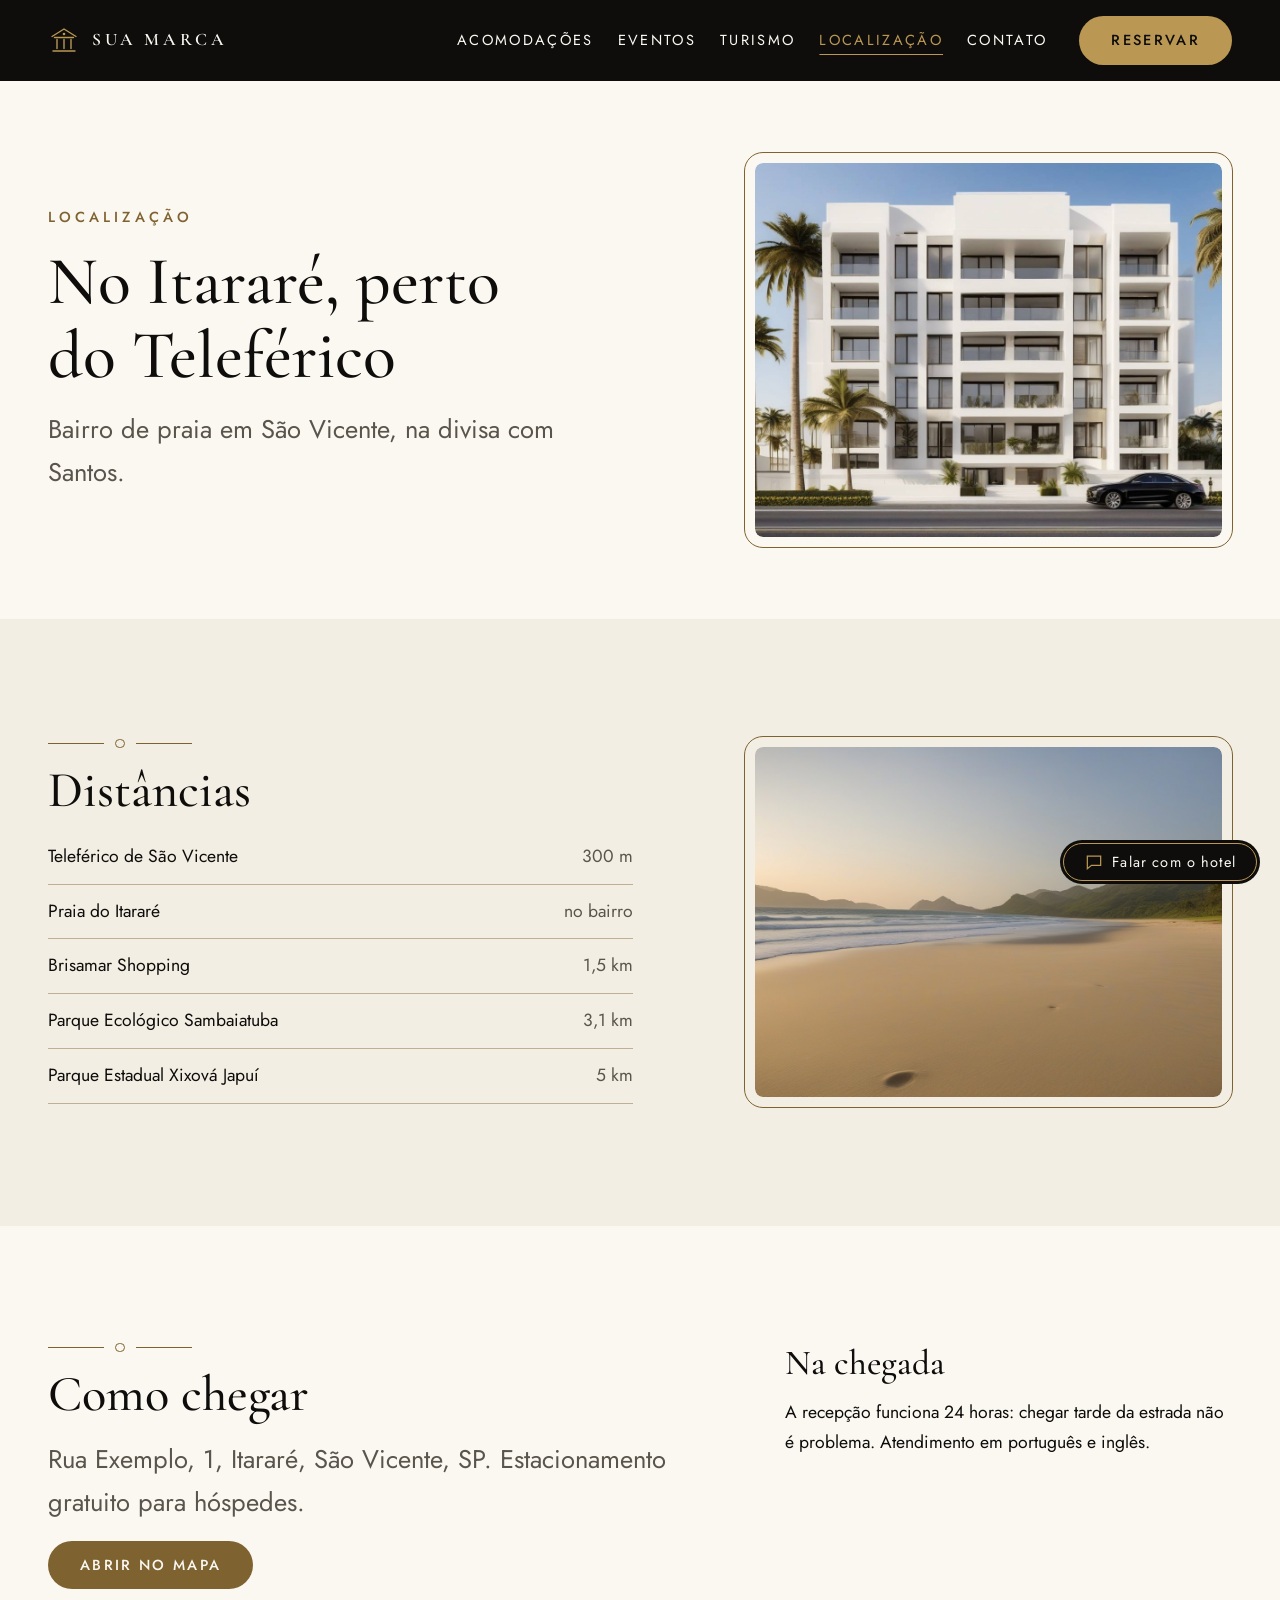
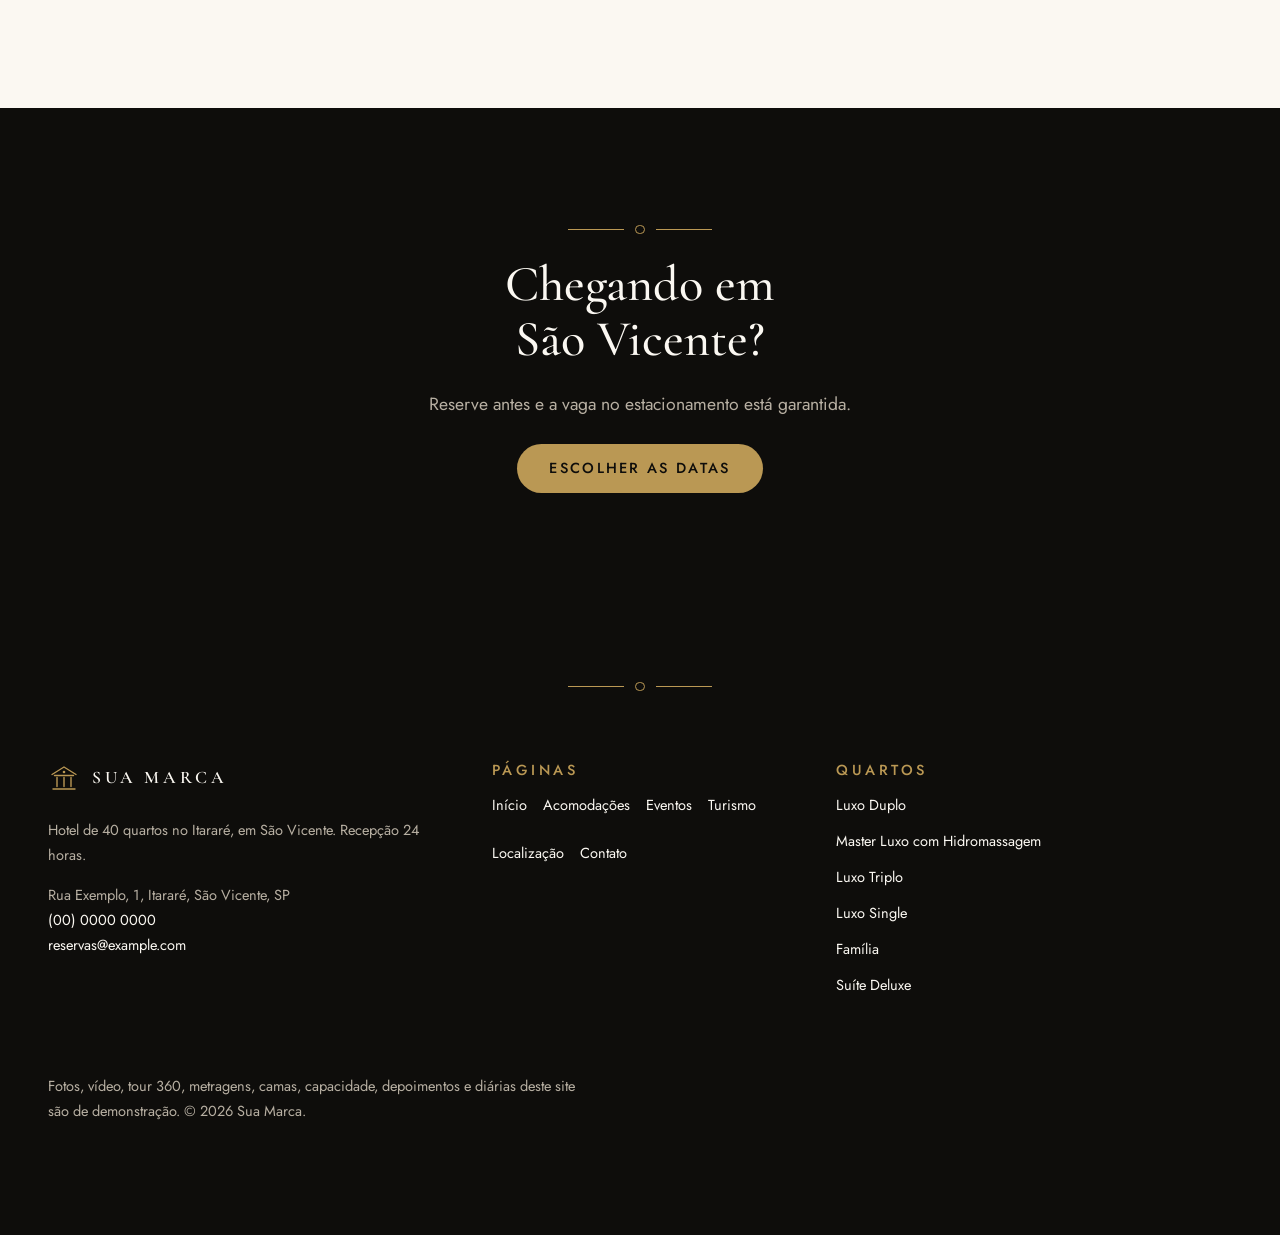
<file: localizacao.html>
<!doctype html>
<html lang="pt-BR">
<head>
<meta charset="utf-8">
<meta name="viewport" content="width=device-width, initial-scale=1">
<title>Localização no Itararé, em São Vicente | Sua Marca</title>
<meta name="description" content="Hotel no Itararé, em São Vicente, a 300 m do Teleférico e a 1,5 km do Brisamar Shopping. Distâncias, mapa e estacionamento gratuito.">
<link rel="canonical" href="https://lugusofficial.github.io/hotel-boutique-sao-vicente/localizacao.html">
<meta property="og:type" content="website">
<meta property="og:site_name" content="Sua Marca">
<meta property="og:title" content="Localização no Itararé, em São Vicente | Sua Marca">
<meta property="og:description" content="Hotel no Itararé, em São Vicente, a 300 m do Teleférico e a 1,5 km do Brisamar Shopping. Distâncias, mapa e estacionamento gratuito.">
<meta property="og:url" content="https://lugusofficial.github.io/hotel-boutique-sao-vicente/localizacao.html">
<meta property="og:image" content="assets/fachada.jpg">
<meta name="twitter:card" content="summary_large_image">
<meta name="theme-color" content="#0e0d0b">
<link rel="icon" href="assets/favicon.svg" type="image/svg+xml">
<link rel="preconnect" href="https://fonts.googleapis.com">
<link rel="preconnect" href="https://fonts.gstatic.com" crossorigin>
<link rel="stylesheet" href="https://fonts.googleapis.com/css2?family=Cormorant+Garamond:ital,wght@0,500;0,600;1,500&family=Jost:wght@400;500&display=swap">
<link rel="stylesheet" href="css/tokens.css?v=b8152041">
<link rel="stylesheet" href="css/base.css?v=050fb767">
<link rel="stylesheet" href="css/site.css?v=34524e90">
<script type="application/ld+json">{"@context": "https://schema.org", "@type": "Hotel", "name": "Sua Marca", "description": "Hotel de 40 quartos no Itararé, em São Vicente, a 300 m do Teleférico.", "url": "https://lugusofficial.github.io/hotel-boutique-sao-vicente/", "telephone": "+0000000000", "email": "reservas@example.com", "numberOfRooms": 40, "address": {"@type": "PostalAddress", "streetAddress": "Rua Exemplo, 1", "addressLocality": "São Vicente", "addressRegion": "SP", "addressCountry": "BR"}, "availableLanguage": ["pt-BR", "en"], "amenityFeature": [{"@type": "LocationFeatureSpecification", "name": "Ar condicionado", "value": true}, {"@type": "LocationFeatureSpecification", "name": "Wi-Fi grátis", "value": true}, {"@type": "LocationFeatureSpecification", "name": "Restaurante", "value": true}, {"@type": "LocationFeatureSpecification", "name": "Recepção 24 horas", "value": true}, {"@type": "LocationFeatureSpecification", "name": "Estacionamento gratuito", "value": true}, {"@type": "LocationFeatureSpecification", "name": "Café da manhã", "value": true}]}</script>
<script src="js/main.js?v=f9b990c0" defer></script>
<script src="js/atendente.js?v=69b17337" defer></script>
</head>
<body>
<a class="skip-link" href="#main">Pular para o conteúdo</a>
<header class="site-header">
  <div class="container site-header__inner">
    <a class="brand" href="index.html" aria-label="Sua Marca, página inicial"><svg viewBox="0 0 32 32" aria-hidden="true" focusable="false"><path d="M4 12.5L16 5l12 7.5M6.5 13.5h19M9 15.5v9M16 15.5v9M23 15.5v9M5 27h22" fill="none" stroke="#ba9854" stroke-width="1.4" stroke-linecap="round" stroke-linejoin="round"/><circle cx="16" cy="10" r="1.3" fill="#ba9854"/></svg><span>Sua Marca</span></a>
    <button class="nav-toggle" type="button" aria-expanded="false" aria-controls="site-nav">
      <svg class="icon icon--menu" viewBox="0 0 24 24" aria-hidden="true" focusable="false"><path d="M4 7h16M4 12h16M4 17h16"/></svg>
      <svg class="icon icon--close" viewBox="0 0 24 24" aria-hidden="true" focusable="false" hidden><path d="M6 6l12 12M18 6L6 18"/></svg>
      <span class="visually-hidden">Menu</span>
    </button>
    <nav class="site-nav" id="site-nav" aria-label="Principal" data-open="false">
      <ul><li><a href="acomodacoes.html">Acomodações</a></li><li><a href="eventos.html">Eventos</a></li><li><a href="turismo.html">Turismo</a></li><li><a href="localizacao.html" aria-current="page">Localização</a></li><li><a href="contato.html">Contato</a></li></ul>
      <a class="btn btn--primary" href="index.html#reservar">Reservar</a>
    </nav>
  </div>
</header>
<main id="main">
  <section class="topo hero">
    <div class="container">
      <div class="stack">
        <p class="kicker">Localização</p>
        <h1>No Itararé, perto do Teleférico</h1>
        <p class="lead">Bairro de praia em São Vicente, na divisa com Santos.</p>
        
      </div>
      <div class="moldura"><img src="assets/fachada.jpg" alt="Fachada branca de sete andares com sacadas de vidro e palmeiras na calçada" width="1216" height="832" decoding="async"></div>
    </div>
  </section>

  <section class="section faixa--pedra">
    <div class="container dupla dupla--inverte">
      <div class="moldura"><img src="assets/praia.jpg" alt="Praia de areia clara com ondas e morros verdes ao fundo, no fim da tarde" width="1216" height="832" loading="lazy" decoding="async"></div>
      <div class="stack">
        <div class="filete" aria-hidden="true"><span></span></div>
        <h2>Distâncias</h2>
        <ul class="distancias">
          <li><span>Teleférico de São Vicente</span><span>300 m</span></li>
          <li><span>Praia do Itararé</span><span>no bairro</span></li>
          <li><span>Brisamar Shopping</span><span>1,5 km</span></li>
          <li><span>Parque Ecológico Sambaiatuba</span><span>3,1 km</span></li>
          <li><span>Parque Estadual Xixová Japuí</span><span>5 km</span></li>
        </ul>
      </div>
    </div>
  </section>

  <section class="section">
    <div class="container dupla dupla--texto">
      <div class="stack">
        <div class="filete" aria-hidden="true"><span></span></div>
        <h2>Como chegar</h2>
        <p class="lead">Rua Exemplo, 1, Itararé, São Vicente, SP. Estacionamento gratuito para hóspedes.</p>
        <p><a class="btn btn--primary" href="https://www.google.com/maps/search/?api=1&amp;query=Itarar%C3%A9%2C%20S%C3%A3o%20Vicente%2C%20SP">Abrir no mapa</a></p>
      </div>
      <div class="stack">
        <h3>Na chegada</h3>
        <p>A recepção funciona 24 horas: chegar tarde da estrada não é problema. Atendimento em português e inglês.</p>
      </div>
    </div>
  </section>

  <section class="section chamada faixa--preta">
    <div class="container">
      <div class="filete" aria-hidden="true"><span></span></div>
      <h2>Chegando em São Vicente?</h2>
      <p>Reserve antes e a vaga no estacionamento está garantida.</p>
      <a class="btn btn--primary" href="index.html#reservar">Escolher as datas</a>
    </div>
  </section>
</main>

<div class="atendente" data-atendente data-whatsapp="https://wa.me/0000000000" hidden>
  <button class="atendente__abrir" type="button" data-atendente-abrir aria-expanded="false" aria-controls="atendente-painel">
    <svg class="atendente__icone" viewBox="0 0 24 24" aria-hidden="true" focusable="false"><path d="M4 5h16v11H9l-5 4z"/></svg>
    <span>Falar com o hotel</span>
  </button>
  <div class="atendente__painel" id="atendente-painel" role="dialog" aria-labelledby="atendente-titulo" data-atendente-painel hidden>
    <div class="atendente__topo">
      <p class="atendente__titulo" id="atendente-titulo">Atendente de demonstração</p>
      <button class="atendente__fechar" type="button" data-atendente-fechar>
        <svg class="icon" viewBox="0 0 24 24" aria-hidden="true" focusable="false"><path d="M6 6l12 12M18 6L6 18"/></svg>
        <span class="visually-hidden">Fechar a conversa</span>
      </button>
    </div>
    <ol class="atendente__mensagens" data-atendente-mensagens aria-live="polite"></ol>
    <ul class="atendente__chips" data-atendente-chips></ul>
    <form class="atendente__form" data-atendente-form>
      <label class="visually-hidden" for="atendente-texto">Sua mensagem</label>
      <input id="atendente-texto" type="text" autocomplete="off" maxlength="200" placeholder="Pergunte sobre quartos ou diárias">
      <button class="atendente__enviar" type="submit">Enviar</button>
    </form>
    <p class="atendente__aviso">Respostas automáticas de demonstração. Para reservar, a conversa segue no WhatsApp.</p>
  </div>
</div>
<footer class="site-footer">
  <div class="container">
    <div class="filete" aria-hidden="true"><span></span></div>
    <div class="rodape">
      <div class="stack">
        <a class="brand" href="index.html" aria-label="Sua Marca, página inicial"><svg viewBox="0 0 32 32" aria-hidden="true" focusable="false"><path d="M4 12.5L16 5l12 7.5M6.5 13.5h19M9 15.5v9M16 15.5v9M23 15.5v9M5 27h22" fill="none" stroke="#ba9854" stroke-width="1.4" stroke-linecap="round" stroke-linejoin="round"/><circle cx="16" cy="10" r="1.3" fill="#ba9854"/></svg><span>Sua Marca</span></a>
        <p>Hotel de 40 quartos no Itararé, em São Vicente. Recepção 24 horas.</p>
        <p>Rua Exemplo, 1, Itararé, São Vicente, SP<br><a href="tel:+0000000000">(00) 0000 0000</a><br><a href="mailto:reservas@example.com">reservas@example.com</a></p>
      </div>
      <nav aria-label="Rodapé">
        <h2>Páginas</h2>
        <ul><li><a href="index.html">Início</a></li><li><a href="acomodacoes.html">Acomodações</a></li><li><a href="eventos.html">Eventos</a></li><li><a href="turismo.html">Turismo</a></li><li><a href="localizacao.html">Localização</a></li><li><a href="contato.html">Contato</a></li></ul>
      </nav>
      <div>
        <h2>Quartos</h2>
        <ul><li><a href="luxo-duplo.html">Luxo Duplo</a></li><li><a href="master.html">Master Luxo com Hidromassagem</a></li><li><a href="triplo.html">Luxo Triplo</a></li><li><a href="single.html">Luxo Single</a></li><li><a href="familia.html">Família</a></li><li><a href="suite.html">Suíte Deluxe</a></li></ul>
      </div>
    </div>
    <p class="rodape__fim">Fotos, vídeo, tour 360, metragens, camas, capacidade, depoimentos e diárias deste site são de demonstração. © <span data-year>2026</span> Sua Marca.</p>
  </div>
</footer>
</body>
</html>
</file>
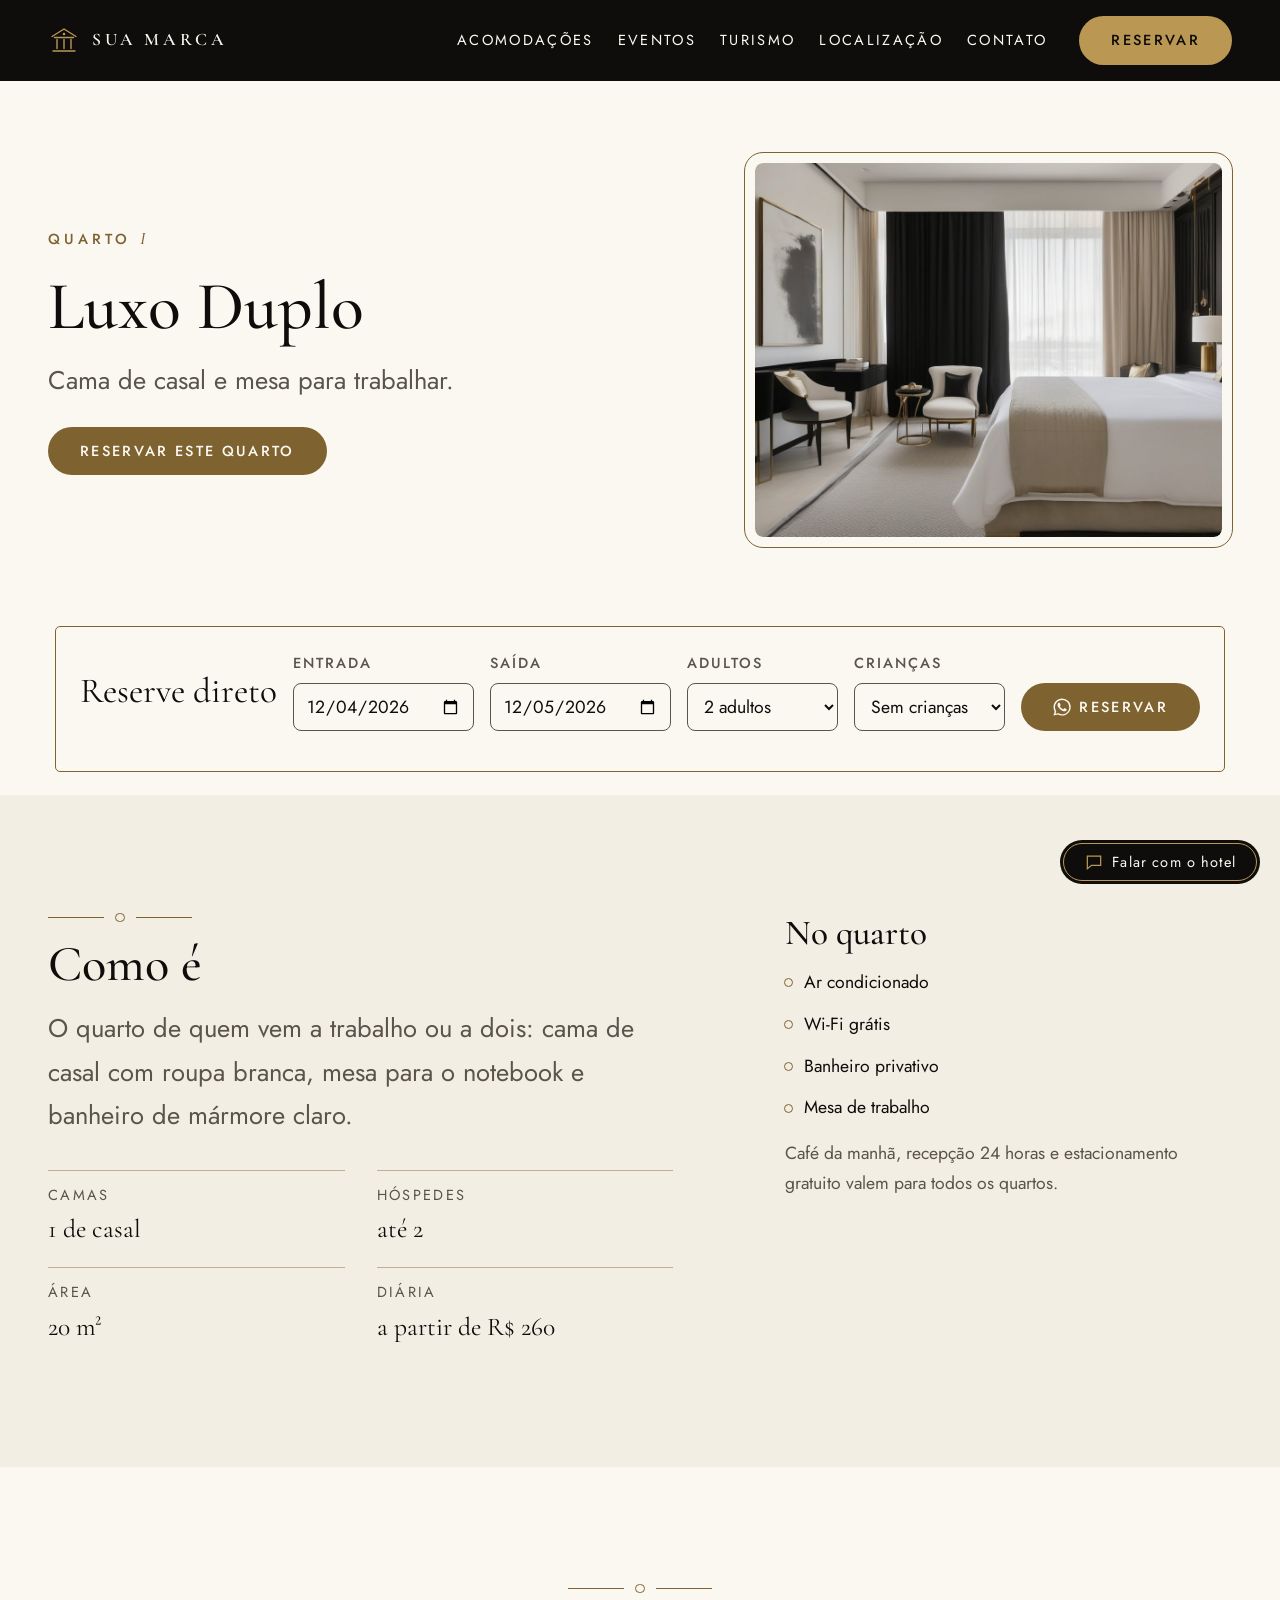
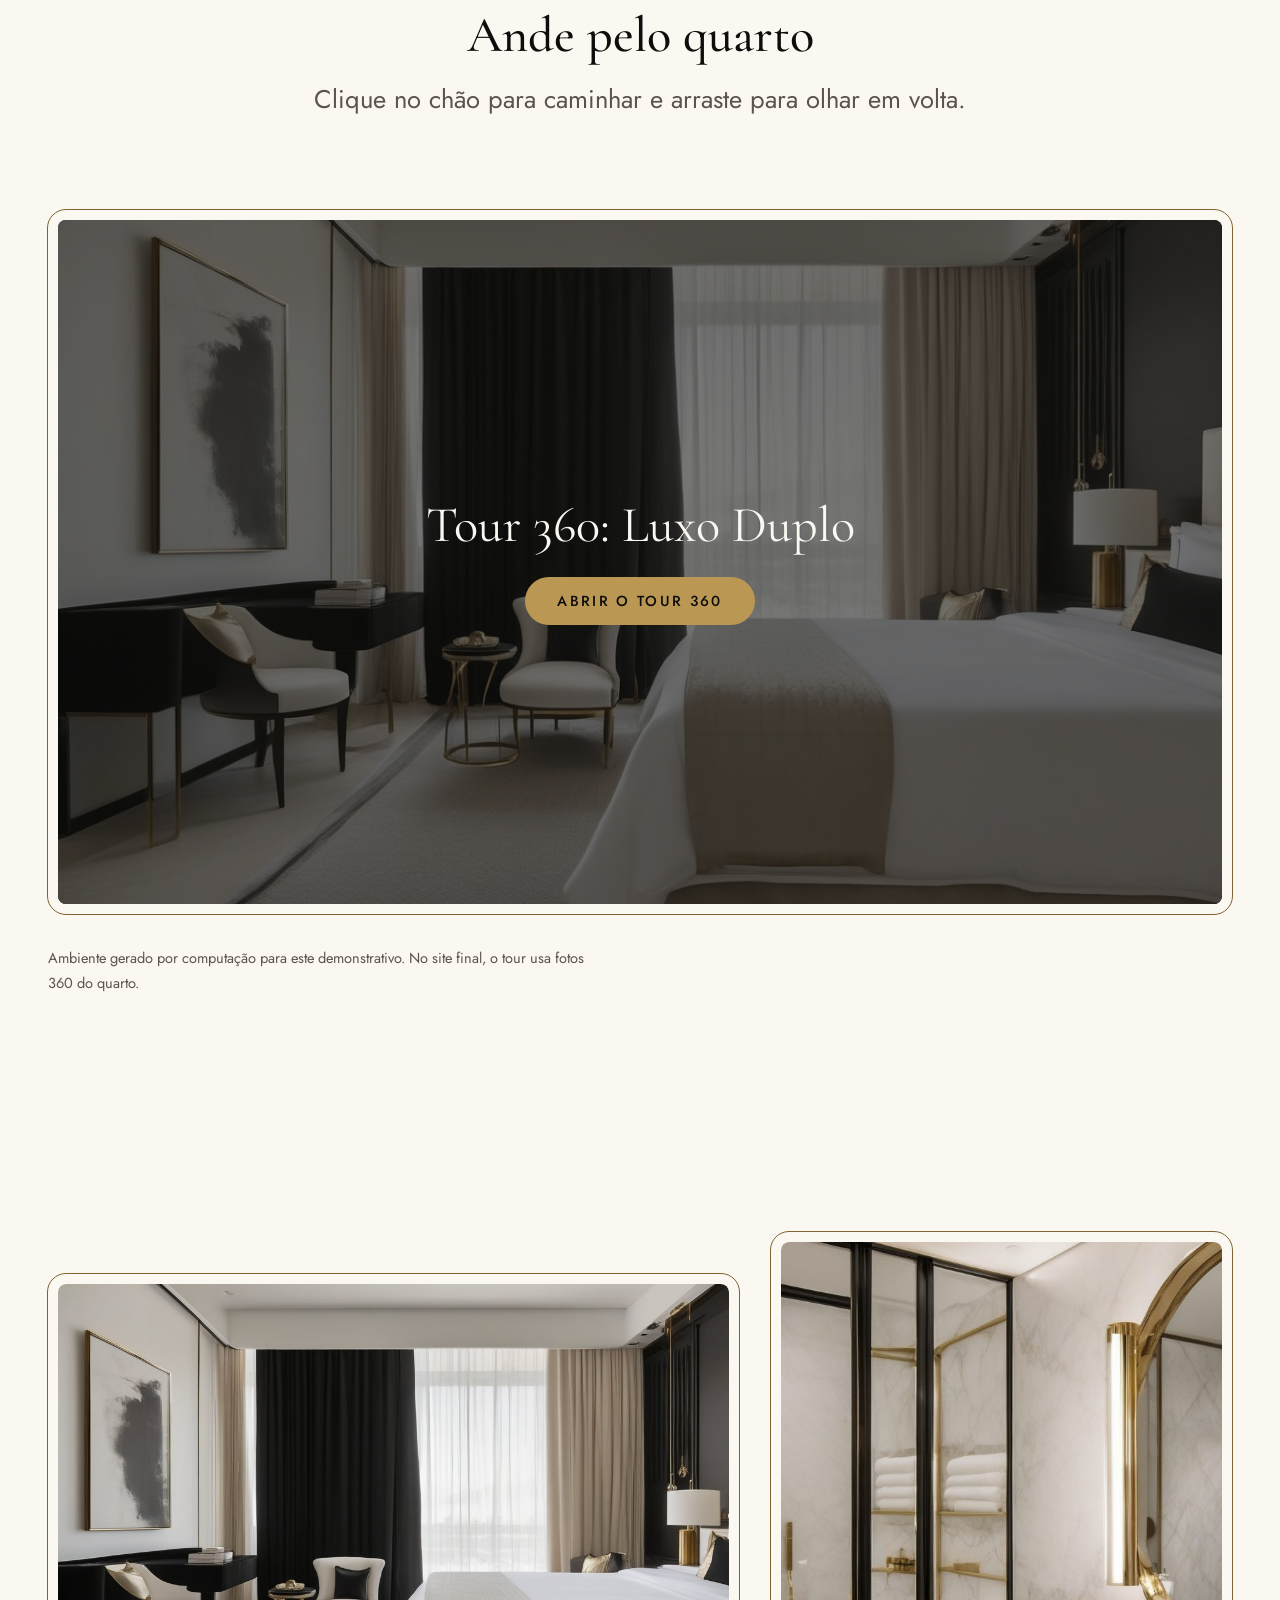
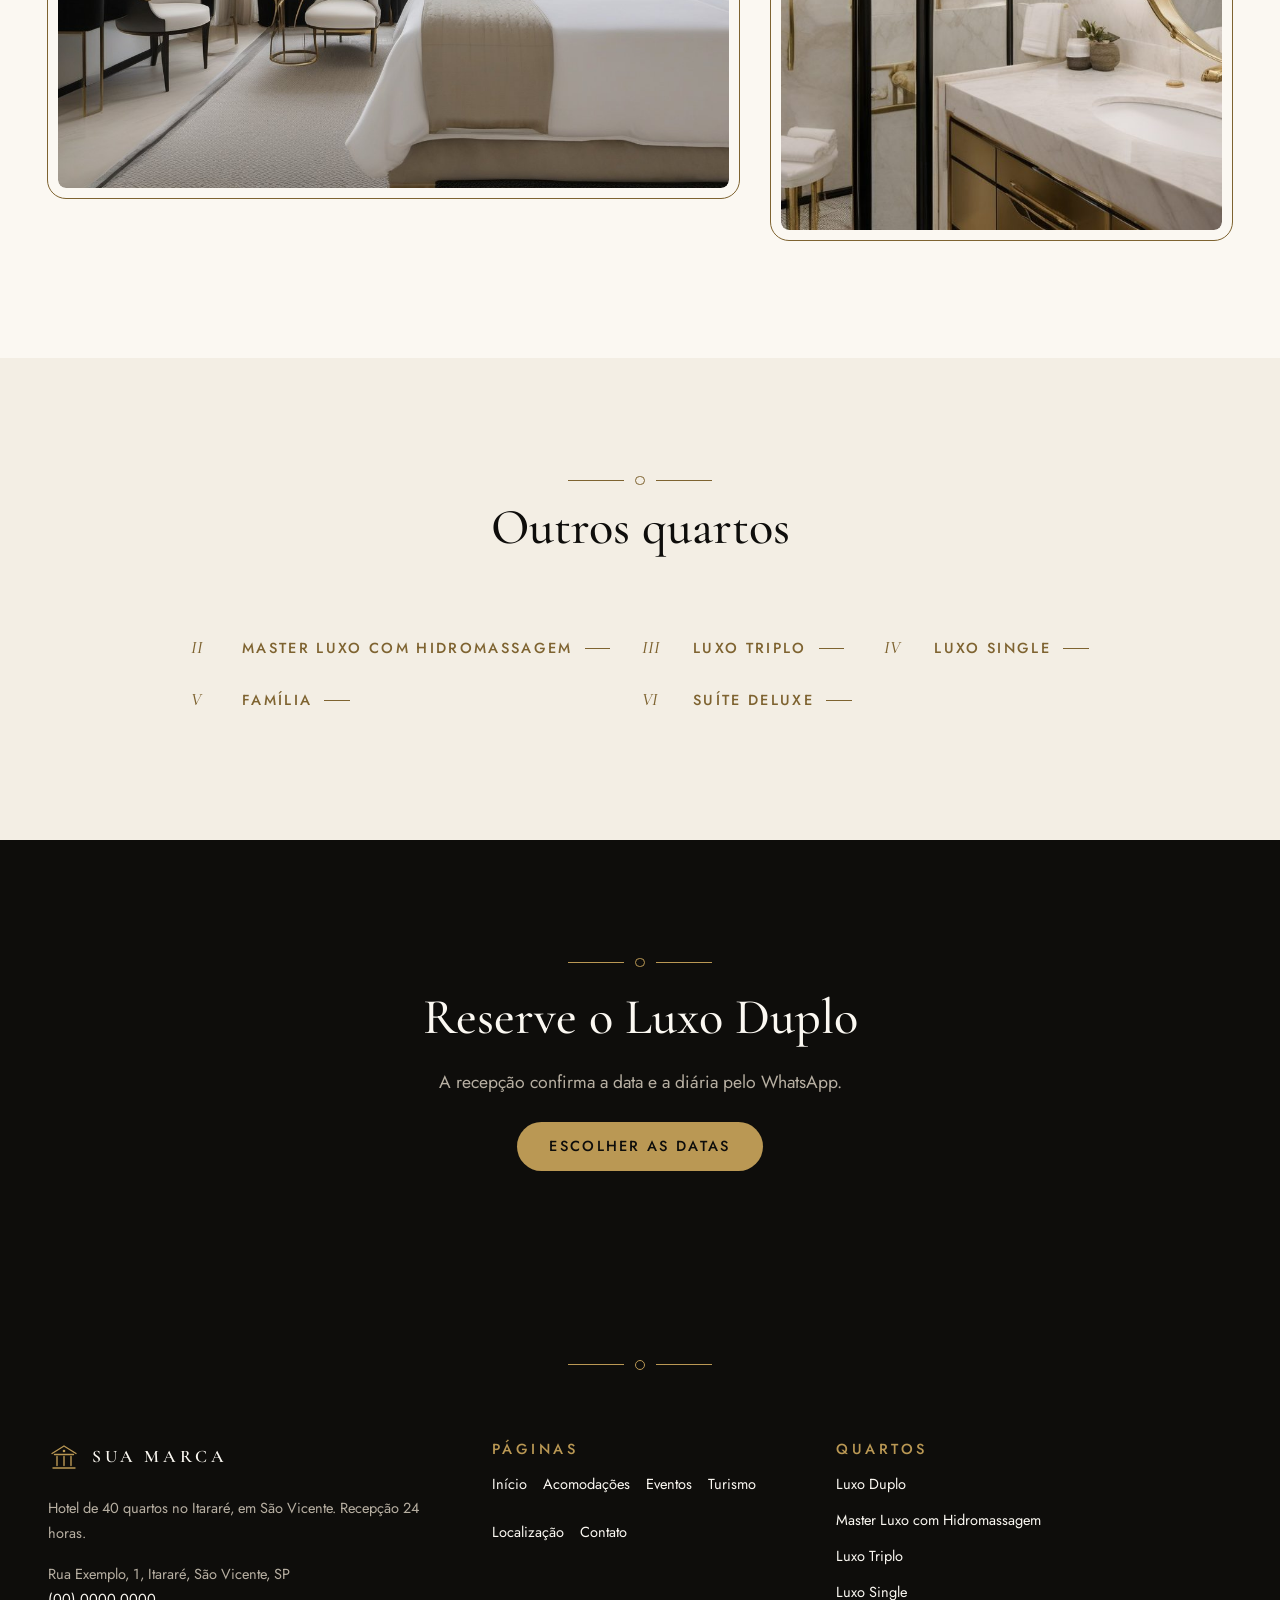
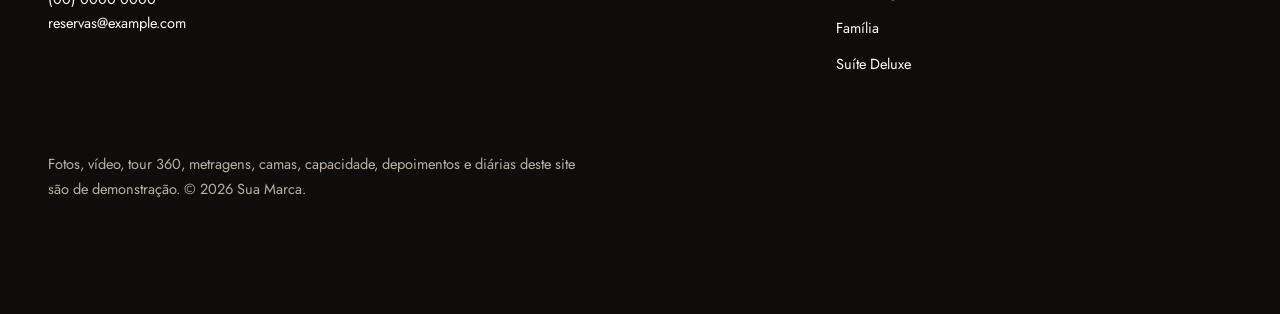
<file: luxo-duplo.html>
<!doctype html>
<html lang="pt-BR">
<head>
<meta charset="utf-8">
<meta name="viewport" content="width=device-width, initial-scale=1">
<title>Luxo Duplo: quarto no Itararé, em São Vicente | Sua Marca</title>
<meta name="description" content="Quarto Luxo Duplo no hotel do Itararé, em São Vicente: Cama de casal e mesa para trabalhar. Tour 360 e reserva pelo WhatsApp.">
<link rel="canonical" href="https://lugusofficial.github.io/hotel-boutique-sao-vicente/luxo-duplo.html">
<meta property="og:type" content="website">
<meta property="og:site_name" content="Sua Marca">
<meta property="og:title" content="Luxo Duplo: quarto no Itararé, em São Vicente | Sua Marca">
<meta property="og:description" content="Quarto Luxo Duplo no hotel do Itararé, em São Vicente: Cama de casal e mesa para trabalhar. Tour 360 e reserva pelo WhatsApp.">
<meta property="og:url" content="https://lugusofficial.github.io/hotel-boutique-sao-vicente/luxo-duplo.html">
<meta property="og:image" content="assets/fachada.jpg">
<meta name="twitter:card" content="summary_large_image">
<meta name="theme-color" content="#0e0d0b">
<link rel="icon" href="assets/favicon.svg" type="image/svg+xml">
<link rel="preconnect" href="https://fonts.googleapis.com">
<link rel="preconnect" href="https://fonts.gstatic.com" crossorigin>
<link rel="stylesheet" href="https://fonts.googleapis.com/css2?family=Cormorant+Garamond:ital,wght@0,500;0,600;1,500&family=Jost:wght@400;500&display=swap">
<link rel="stylesheet" href="css/tokens.css?v=b8152041">
<link rel="stylesheet" href="css/base.css?v=050fb767">
<link rel="stylesheet" href="css/site.css?v=34524e90">
<script type="application/ld+json">{"@context": "https://schema.org", "@type": "Hotel", "name": "Sua Marca", "description": "Hotel de 40 quartos no Itararé, em São Vicente, a 300 m do Teleférico.", "url": "https://lugusofficial.github.io/hotel-boutique-sao-vicente/", "telephone": "+0000000000", "email": "reservas@example.com", "numberOfRooms": 40, "address": {"@type": "PostalAddress", "streetAddress": "Rua Exemplo, 1", "addressLocality": "São Vicente", "addressRegion": "SP", "addressCountry": "BR"}, "availableLanguage": ["pt-BR", "en"], "amenityFeature": [{"@type": "LocationFeatureSpecification", "name": "Ar condicionado", "value": true}, {"@type": "LocationFeatureSpecification", "name": "Wi-Fi grátis", "value": true}, {"@type": "LocationFeatureSpecification", "name": "Restaurante", "value": true}, {"@type": "LocationFeatureSpecification", "name": "Recepção 24 horas", "value": true}, {"@type": "LocationFeatureSpecification", "name": "Estacionamento gratuito", "value": true}, {"@type": "LocationFeatureSpecification", "name": "Café da manhã", "value": true}]}</script>
<script type="module" src="js/tour.js?v=59a9ff1e"></script>
<script src="js/main.js?v=f9b990c0" defer></script>
<script src="js/atendente.js?v=69b17337" defer></script>
</head>
<body>
<a class="skip-link" href="#main">Pular para o conteúdo</a>
<header class="site-header">
  <div class="container site-header__inner">
    <a class="brand" href="index.html" aria-label="Sua Marca, página inicial"><svg viewBox="0 0 32 32" aria-hidden="true" focusable="false"><path d="M4 12.5L16 5l12 7.5M6.5 13.5h19M9 15.5v9M16 15.5v9M23 15.5v9M5 27h22" fill="none" stroke="#ba9854" stroke-width="1.4" stroke-linecap="round" stroke-linejoin="round"/><circle cx="16" cy="10" r="1.3" fill="#ba9854"/></svg><span>Sua Marca</span></a>
    <button class="nav-toggle" type="button" aria-expanded="false" aria-controls="site-nav">
      <svg class="icon icon--menu" viewBox="0 0 24 24" aria-hidden="true" focusable="false"><path d="M4 7h16M4 12h16M4 17h16"/></svg>
      <svg class="icon icon--close" viewBox="0 0 24 24" aria-hidden="true" focusable="false" hidden><path d="M6 6l12 12M18 6L6 18"/></svg>
      <span class="visually-hidden">Menu</span>
    </button>
    <nav class="site-nav" id="site-nav" aria-label="Principal" data-open="false">
      <ul><li><a href="acomodacoes.html">Acomodações</a></li><li><a href="eventos.html">Eventos</a></li><li><a href="turismo.html">Turismo</a></li><li><a href="localizacao.html">Localização</a></li><li><a href="contato.html">Contato</a></li></ul>
      <a class="btn btn--primary" href="#reservar">Reservar</a>
    </nav>
  </div>
</header>
<main id="main">
  <section class="topo hero">
    <div class="container">
      <div class="stack">
        <p class="kicker">Quarto <span class="kicker__num">I</span></p>
        <h1>Luxo Duplo</h1>
        <p class="lead">Cama de casal e mesa para trabalhar.</p>
        <div class="cluster"><a class="btn btn--primary" href="#reservar">Reservar este quarto</a></div>
      </div>
      <div class="moldura"><img src="assets/luxo-duplo-1.jpg" alt="Quarto Luxo Duplo com cama de casal de roupa branca e manta bege, escrivaninha preta, duas poltronas claras e cortinas pretas" width="1216" height="832" decoding="async"></div>
    </div>
  </section>

<div class="reserva" id="reservar">
  <form class="container reserva__form" action="contato.html" method="get" data-reserva data-whatsapp="https://wa.me/0000000000" data-quarto="Luxo Duplo">
    <p class="reserva__titulo">Reserve direto</p>
    <div class="field"><label for="r-entrada">Entrada</label><input id="r-entrada" name="entrada" type="date" required></div>
    <div class="field"><label for="r-saida">Saída</label><input id="r-saida" name="saida" type="date" required></div>
    <div class="field"><label for="r-adultos">Adultos</label><select id="r-adultos" name="adultos"><option value="1">1 adulto</option><option value="2" selected>2 adultos</option><option value="3">3 adultos</option><option value="4">4 adultos</option></select></div>
    <div class="field"><label for="r-criancas">Crianças</label><select id="r-criancas" name="criancas"><option value="0" selected>Sem crianças</option><option value="1">1 criança</option><option value="2">2 crianças</option><option value="3">3 crianças</option></select></div>
    <button class="btn btn--primary" type="submit"><svg class="icon icon--wa" viewBox="0 0 24 24" aria-hidden="true" focusable="false"><path d="M17.47 14.38c-.3-.15-1.76-.87-2.03-.97-.27-.1-.47-.15-.67.15-.2.3-.77.97-.94 1.17-.17.2-.35.22-.65.07-.3-.15-1.26-.46-2.4-1.48-.89-.79-1.49-1.77-1.66-2.07-.17-.3-.02-.46.13-.61.13-.13.3-.35.45-.52.15-.17.2-.3.3-.5.1-.2.05-.37-.02-.52-.07-.15-.67-1.62-.92-2.22-.24-.58-.49-.5-.67-.51h-.57c-.2 0-.52.07-.8.37-.27.3-1.04 1.02-1.04 2.48s1.07 2.88 1.21 3.08c.15.2 2.1 3.2 5.08 4.49.71.31 1.26.49 1.69.63.71.23 1.36.2 1.87.12.57-.09 1.76-.72 2.01-1.41.25-.7.25-1.29.17-1.41-.07-.13-.27-.2-.57-.35zM12.05 21.5h-.01a9.4 9.4 0 0 1-4.79-1.31l-.34-.2-3.56.93.95-3.47-.22-.36a9.38 9.38 0 0 1-1.44-5.01c0-5.19 4.23-9.41 9.42-9.41a9.36 9.36 0 0 1 6.66 2.76 9.35 9.35 0 0 1 2.75 6.66c0 5.19-4.23 9.41-9.42 9.41zm8.02-17.43A11.27 11.27 0 0 0 12.05.75C5.8.75.72 5.83.72 12.08c0 2 .52 3.95 1.52 5.66L.62 23.25l5.65-1.48a11.3 11.3 0 0 0 5.78 1.48h.01c6.25 0 11.33-5.08 11.33-11.33 0-3.03-1.18-5.87-3.32-8.01z"/></svg>Reservar</button>
    <p class="reserva__status" role="status" data-reserva-status></p>
  </form>
</div>

  <section class="section faixa--pedra">
    <div class="container dupla dupla--texto">
      <div class="stack">
        <div class="filete" aria-hidden="true"><span></span></div>
        <h2>Como é</h2>
        <p class="lead">O quarto de quem vem a trabalho ou a dois: cama de casal com roupa branca, mesa para o notebook e banheiro de mármore claro.</p>
        <dl class="ficha">
          <div><dt>Camas</dt><dd>1 de casal</dd></div>
          <div><dt>Hóspedes</dt><dd>até 2</dd></div>
          <div><dt>Área</dt><dd>20 m²</dd></div>
          <div><dt>Diária</dt><dd>a partir de R$ 260</dd></div>
        </dl>
      </div>
      <div class="stack">
        <h3>No quarto</h3>
        <ul class="comodidades"><li>Ar condicionado</li><li>Wi-Fi grátis</li><li>Banheiro privativo</li><li>Mesa de trabalho</li></ul>
        <p class="muted">Café da manhã, recepção 24 horas e estacionamento gratuito valem para todos os quartos.</p>
      </div>
    </div>
  </section>

  <section class="section" aria-labelledby="tour-titulo">
    <div class="container tour" data-tour>
      <div class="cabeca cabeca--centro"><div class="filete" aria-hidden="true"><span></span></div><h2 id="tour-titulo">Ande pelo quarto</h2><p class="lead">Clique no chão para caminhar e arraste para olhar em volta.</p></div>
      <div class="tour__palco" data-tour-palco tabindex="0" aria-label="Tour 360 do quarto Luxo Duplo. Setas ou W A S D andam e giram.">
        <canvas aria-hidden="true"></canvas>
        <div class="tour__portas" data-tour-portas></div>
        <p class="tour__onde" data-tour-onde>Luxo Duplo</p>
        <div class="tour__controles">
          <button type="button" data-tour-mov="frente:1" aria-label="Andar para frente"><svg class="icon" viewBox="0 0 24 24" aria-hidden="true" focusable="false"><path d="M12 19V5M6 11l6-6 6 6"/></svg></button>
          <button type="button" data-tour-tela aria-label="Tela cheia"><svg class="icon" viewBox="0 0 24 24" aria-hidden="true" focusable="false"><path d="M4 9V4h5M20 9V4h-5M4 15v5h5M20 15v5h-5"/></svg></button>
          <button type="button" data-tour-mov="giro:-1" aria-label="Girar para a esquerda"><svg class="icon" viewBox="0 0 24 24" aria-hidden="true" focusable="false"><path d="M15 6l-6 6 6 6"/></svg></button>
          <button type="button" data-tour-mov="frente:-1" aria-label="Andar para trás"><svg class="icon" viewBox="0 0 24 24" aria-hidden="true" focusable="false"><path d="M12 5v14M6 13l6 6 6-6"/></svg></button>
          <button type="button" data-tour-mov="giro:1" aria-label="Girar para a direita"><svg class="icon" viewBox="0 0 24 24" aria-hidden="true" focusable="false"><path d="M9 6l6 6-6 6"/></svg></button>
        </div>
        <div class="tour__veu" data-tour-veu aria-hidden="true"></div>
        <div class="tour__capa">
          <img src="assets/luxo-duplo-1.jpg" alt="Quarto Luxo Duplo com cama de casal de roupa branca e manta bege, escrivaninha preta, duas poltronas claras e cortinas pretas" width="1216" height="832" loading="lazy" decoding="async">
          <div>
            <p>Tour 360: Luxo Duplo</p>
            <button class="btn btn--primary" type="button" data-tour-entrar>Abrir o tour 360</button>
          </div>
        </div>
      </div>
      <p class="visually-hidden" role="status" data-tour-status></p>
      <p class="tour__aviso" data-tour-aviso hidden>O tour não abriu neste navegador. As fotos e a descrição estão nesta página.</p>
      <p class="tour__dica">Ambiente gerado por computação para este demonstrativo. No site final, o tour usa fotos 360 do quarto.</p>
    </div>
  </section>
<script type="application/json" id="tour-dados">{"inicio": "luxo-duplo", "nos": {"luxo-duplo": {"nome": "Luxo Duplo", "olhar": 0.12, "andar": 1.2, "dica": "Clique no chão para andar.", "links": [], "img": "assets/tour/luxo-duplo.jpg", "dist": "assets/tour/luxo-duplo-d.png"}}}</script>

  <section class="section">
    <div class="container">
      <h2 class="visually-hidden">Fotos</h2>
      <div class="galeria" data-reveal-filhos>
        <div class="moldura"><img src="assets/luxo-duplo-1.jpg" alt="Quarto Luxo Duplo com cama de casal de roupa branca e manta bege, escrivaninha preta, duas poltronas claras e cortinas pretas" width="1216" height="832" loading="lazy" decoding="async"></div>
        <div class="moldura"><img src="assets/luxo-duplo-2.jpg" alt="Banheiro de mármore claro com chuveiro de metais dourados, box de vidro, bancada de mármore e espelho redondo de moldura dourada" width="1216" height="832" loading="lazy" decoding="async"></div>
      </div>
    </div>
  </section>

  <section class="section faixa--pedra">
    <div class="container">
      <div class="cabeca cabeca--centro"><div class="filete" aria-hidden="true"><span></span></div><h2>Outros quartos</h2></div>
      <ul class="outros"><li><a class="link-seta" href="master.html"><span class="outros__num" aria-hidden="true">II</span>Master Luxo com Hidromassagem</a></li><li><a class="link-seta" href="triplo.html"><span class="outros__num" aria-hidden="true">III</span>Luxo Triplo</a></li><li><a class="link-seta" href="single.html"><span class="outros__num" aria-hidden="true">IV</span>Luxo Single</a></li><li><a class="link-seta" href="familia.html"><span class="outros__num" aria-hidden="true">V</span>Família</a></li><li><a class="link-seta" href="suite.html"><span class="outros__num" aria-hidden="true">VI</span>Suíte Deluxe</a></li></ul>
    </div>
  </section>

  <section class="section chamada faixa--preta">
    <div class="container">
      <div class="filete" aria-hidden="true"><span></span></div>
      <h2>Reserve o Luxo Duplo</h2>
      <p>A recepção confirma a data e a diária pelo WhatsApp.</p>
      <a class="btn btn--primary" href="#reservar">Escolher as datas</a>
    </div>
  </section>
</main>

<div class="atendente" data-atendente data-whatsapp="https://wa.me/0000000000" hidden>
  <button class="atendente__abrir" type="button" data-atendente-abrir aria-expanded="false" aria-controls="atendente-painel">
    <svg class="atendente__icone" viewBox="0 0 24 24" aria-hidden="true" focusable="false"><path d="M4 5h16v11H9l-5 4z"/></svg>
    <span>Falar com o hotel</span>
  </button>
  <div class="atendente__painel" id="atendente-painel" role="dialog" aria-labelledby="atendente-titulo" data-atendente-painel hidden>
    <div class="atendente__topo">
      <p class="atendente__titulo" id="atendente-titulo">Atendente de demonstração</p>
      <button class="atendente__fechar" type="button" data-atendente-fechar>
        <svg class="icon" viewBox="0 0 24 24" aria-hidden="true" focusable="false"><path d="M6 6l12 12M18 6L6 18"/></svg>
        <span class="visually-hidden">Fechar a conversa</span>
      </button>
    </div>
    <ol class="atendente__mensagens" data-atendente-mensagens aria-live="polite"></ol>
    <ul class="atendente__chips" data-atendente-chips></ul>
    <form class="atendente__form" data-atendente-form>
      <label class="visually-hidden" for="atendente-texto">Sua mensagem</label>
      <input id="atendente-texto" type="text" autocomplete="off" maxlength="200" placeholder="Pergunte sobre quartos ou diárias">
      <button class="atendente__enviar" type="submit">Enviar</button>
    </form>
    <p class="atendente__aviso">Respostas automáticas de demonstração. Para reservar, a conversa segue no WhatsApp.</p>
  </div>
</div>
<footer class="site-footer">
  <div class="container">
    <div class="filete" aria-hidden="true"><span></span></div>
    <div class="rodape">
      <div class="stack">
        <a class="brand" href="index.html" aria-label="Sua Marca, página inicial"><svg viewBox="0 0 32 32" aria-hidden="true" focusable="false"><path d="M4 12.5L16 5l12 7.5M6.5 13.5h19M9 15.5v9M16 15.5v9M23 15.5v9M5 27h22" fill="none" stroke="#ba9854" stroke-width="1.4" stroke-linecap="round" stroke-linejoin="round"/><circle cx="16" cy="10" r="1.3" fill="#ba9854"/></svg><span>Sua Marca</span></a>
        <p>Hotel de 40 quartos no Itararé, em São Vicente. Recepção 24 horas.</p>
        <p>Rua Exemplo, 1, Itararé, São Vicente, SP<br><a href="tel:+0000000000">(00) 0000 0000</a><br><a href="mailto:reservas@example.com">reservas@example.com</a></p>
      </div>
      <nav aria-label="Rodapé">
        <h2>Páginas</h2>
        <ul><li><a href="index.html">Início</a></li><li><a href="acomodacoes.html">Acomodações</a></li><li><a href="eventos.html">Eventos</a></li><li><a href="turismo.html">Turismo</a></li><li><a href="localizacao.html">Localização</a></li><li><a href="contato.html">Contato</a></li></ul>
      </nav>
      <div>
        <h2>Quartos</h2>
        <ul><li><a href="luxo-duplo.html">Luxo Duplo</a></li><li><a href="master.html">Master Luxo com Hidromassagem</a></li><li><a href="triplo.html">Luxo Triplo</a></li><li><a href="single.html">Luxo Single</a></li><li><a href="familia.html">Família</a></li><li><a href="suite.html">Suíte Deluxe</a></li></ul>
      </div>
    </div>
    <p class="rodape__fim">Fotos, vídeo, tour 360, metragens, camas, capacidade, depoimentos e diárias deste site são de demonstração. © <span data-year>2026</span> Sua Marca.</p>
  </div>
</footer>
</body>
</html>
</file>
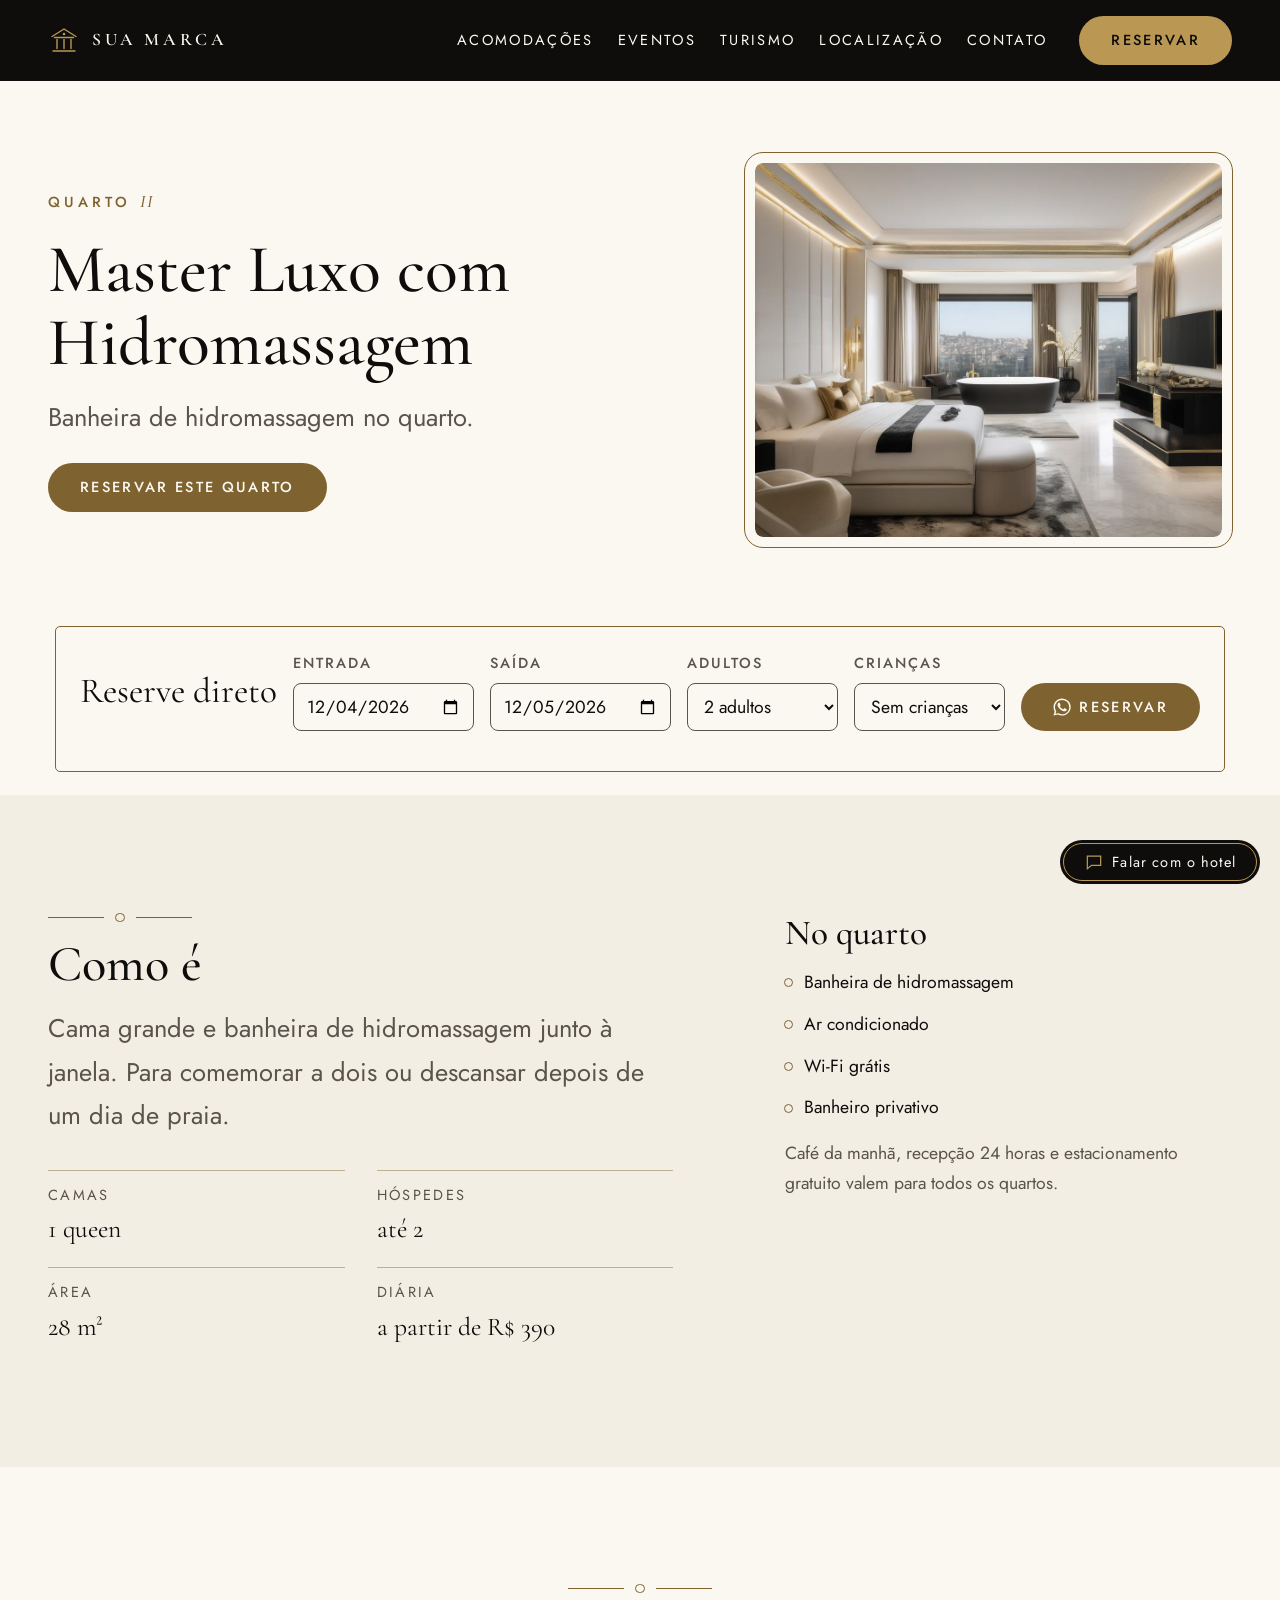
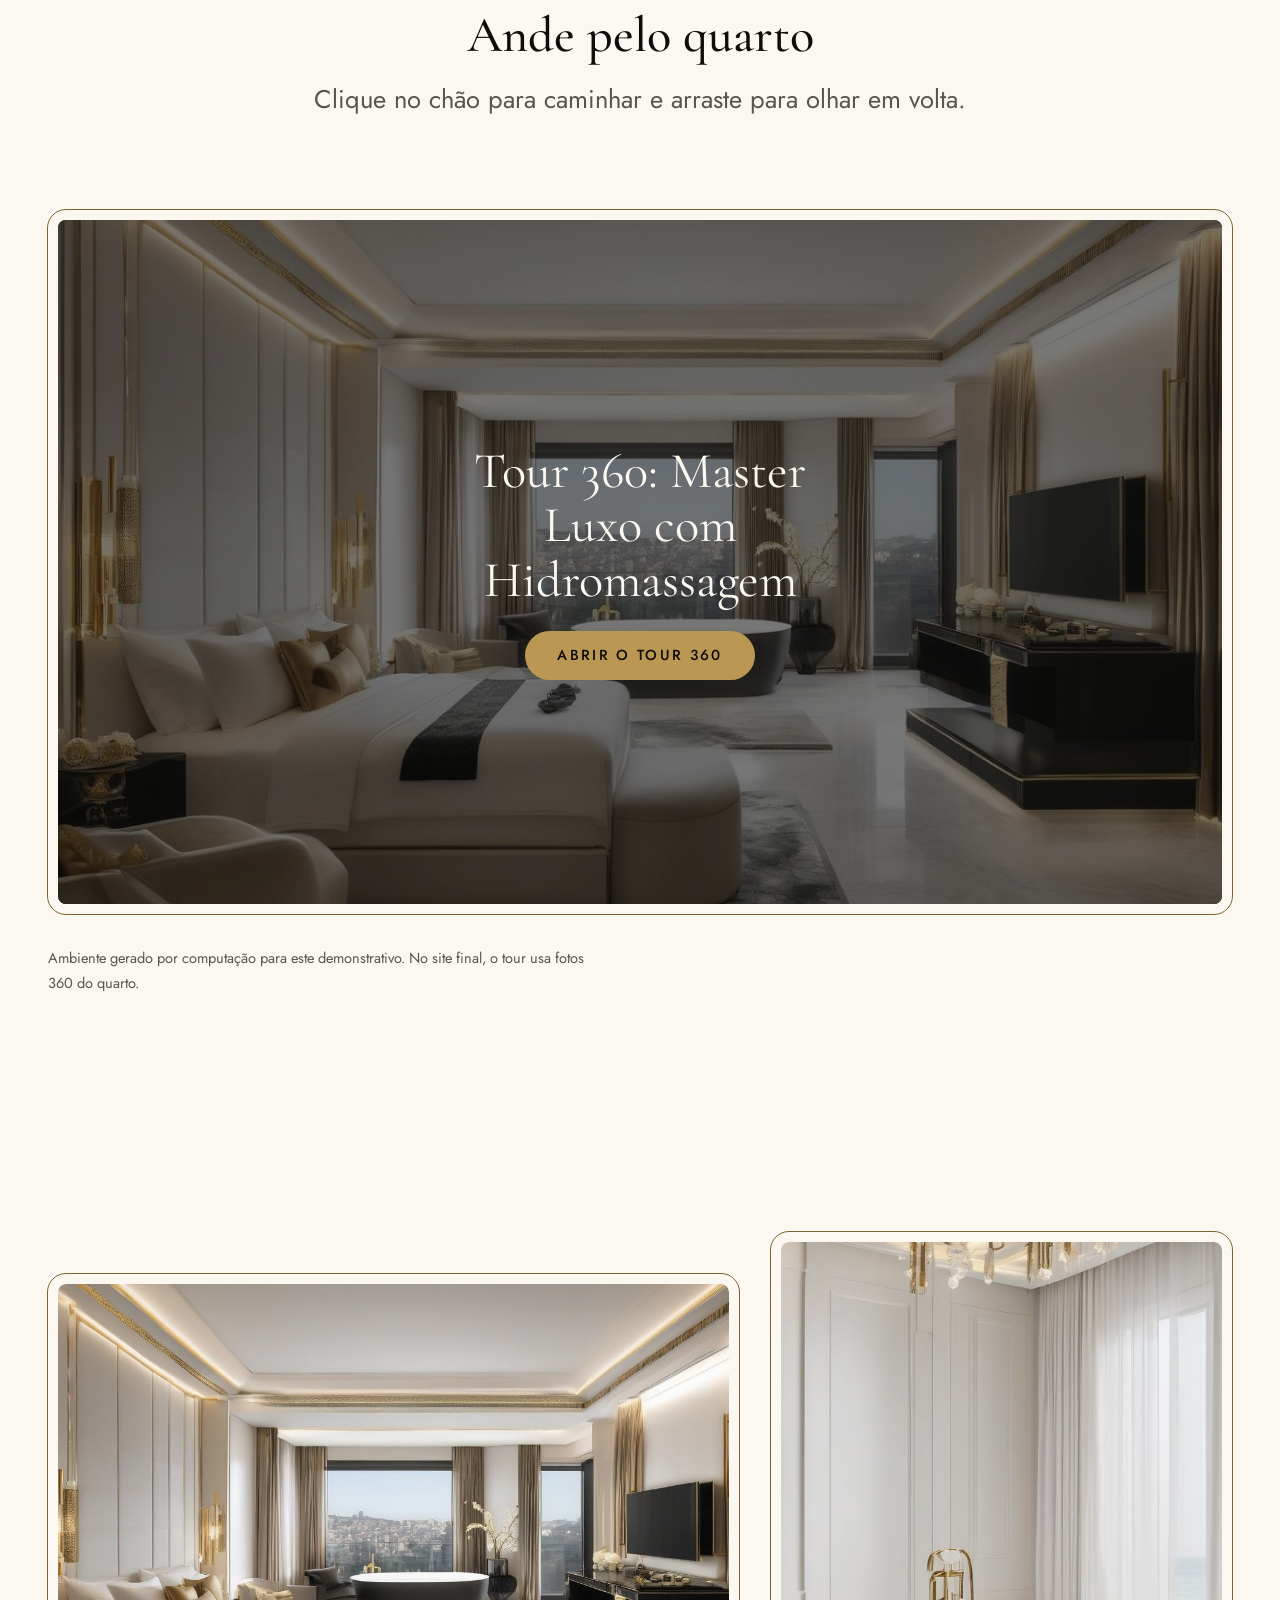
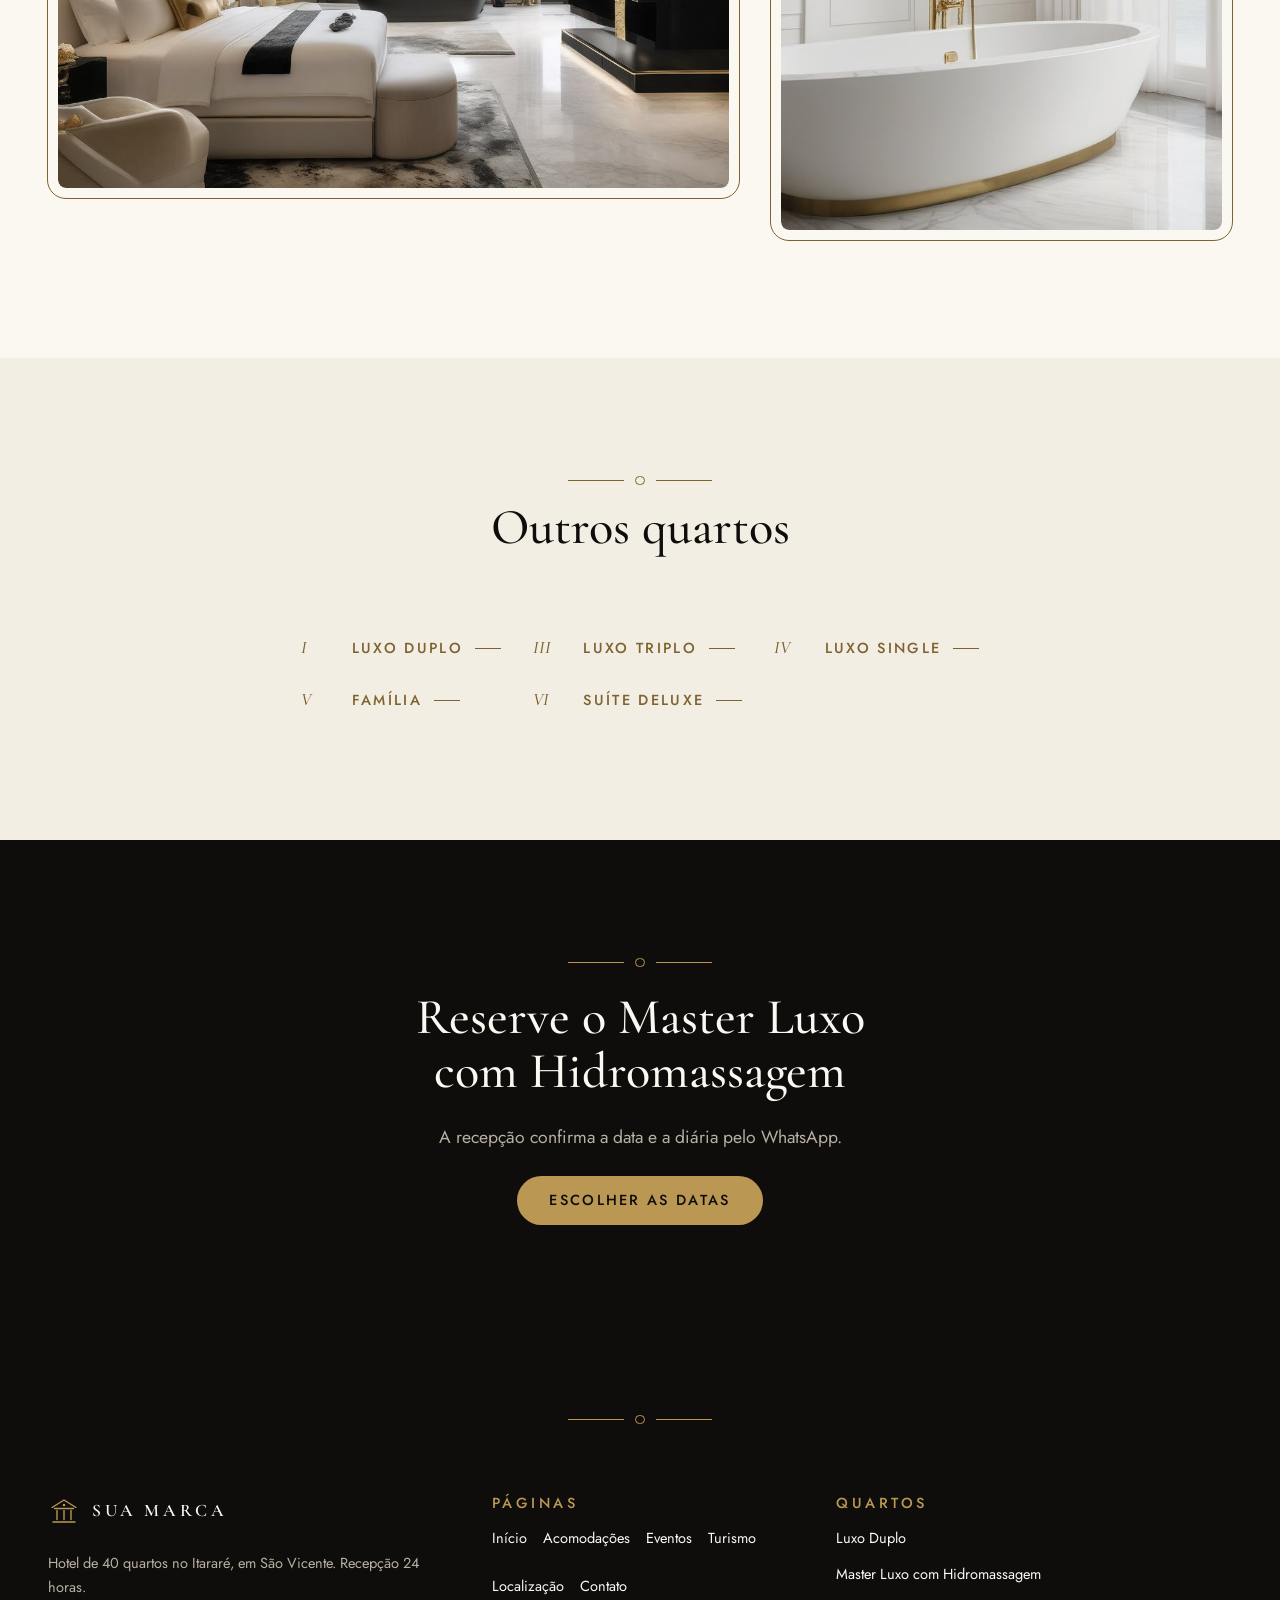
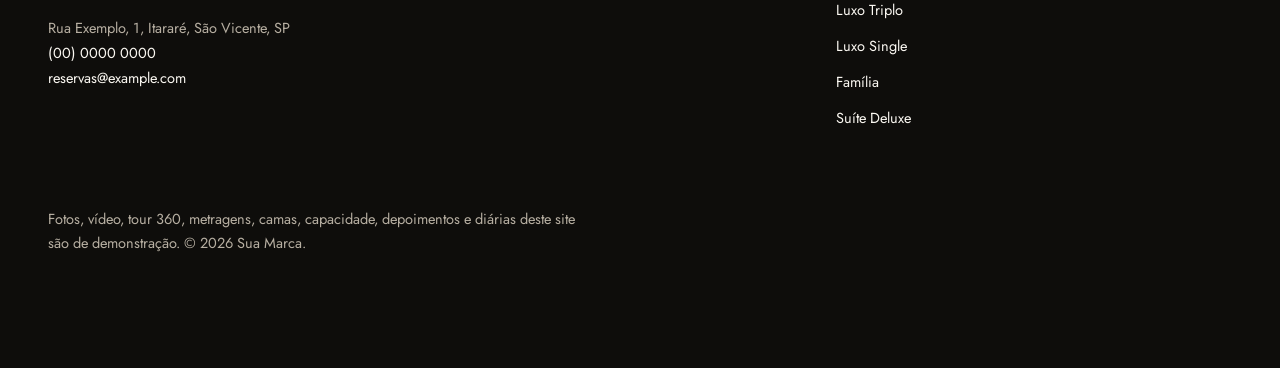
<file: master.html>
<!doctype html>
<html lang="pt-BR">
<head>
<meta charset="utf-8">
<meta name="viewport" content="width=device-width, initial-scale=1">
<title>Master Luxo com Hidromassagem: quarto no Itararé, em São Vicente | Sua Marca</title>
<meta name="description" content="Quarto Master Luxo com Hidromassagem no hotel do Itararé, em São Vicente: Banheira de hidromassagem no quarto. Tour 360 e reserva pelo WhatsApp.">
<link rel="canonical" href="https://lugusofficial.github.io/hotel-boutique-sao-vicente/master.html">
<meta property="og:type" content="website">
<meta property="og:site_name" content="Sua Marca">
<meta property="og:title" content="Master Luxo com Hidromassagem: quarto no Itararé, em São Vicente | Sua Marca">
<meta property="og:description" content="Quarto Master Luxo com Hidromassagem no hotel do Itararé, em São Vicente: Banheira de hidromassagem no quarto. Tour 360 e reserva pelo WhatsApp.">
<meta property="og:url" content="https://lugusofficial.github.io/hotel-boutique-sao-vicente/master.html">
<meta property="og:image" content="assets/fachada.jpg">
<meta name="twitter:card" content="summary_large_image">
<meta name="theme-color" content="#0e0d0b">
<link rel="icon" href="assets/favicon.svg" type="image/svg+xml">
<link rel="preconnect" href="https://fonts.googleapis.com">
<link rel="preconnect" href="https://fonts.gstatic.com" crossorigin>
<link rel="stylesheet" href="https://fonts.googleapis.com/css2?family=Cormorant+Garamond:ital,wght@0,500;0,600;1,500&family=Jost:wght@400;500&display=swap">
<link rel="stylesheet" href="css/tokens.css?v=b8152041">
<link rel="stylesheet" href="css/base.css?v=050fb767">
<link rel="stylesheet" href="css/site.css?v=34524e90">
<script type="application/ld+json">{"@context": "https://schema.org", "@type": "Hotel", "name": "Sua Marca", "description": "Hotel de 40 quartos no Itararé, em São Vicente, a 300 m do Teleférico.", "url": "https://lugusofficial.github.io/hotel-boutique-sao-vicente/", "telephone": "+0000000000", "email": "reservas@example.com", "numberOfRooms": 40, "address": {"@type": "PostalAddress", "streetAddress": "Rua Exemplo, 1", "addressLocality": "São Vicente", "addressRegion": "SP", "addressCountry": "BR"}, "availableLanguage": ["pt-BR", "en"], "amenityFeature": [{"@type": "LocationFeatureSpecification", "name": "Ar condicionado", "value": true}, {"@type": "LocationFeatureSpecification", "name": "Wi-Fi grátis", "value": true}, {"@type": "LocationFeatureSpecification", "name": "Restaurante", "value": true}, {"@type": "LocationFeatureSpecification", "name": "Recepção 24 horas", "value": true}, {"@type": "LocationFeatureSpecification", "name": "Estacionamento gratuito", "value": true}, {"@type": "LocationFeatureSpecification", "name": "Café da manhã", "value": true}]}</script>
<script type="module" src="js/tour.js?v=59a9ff1e"></script>
<script src="js/main.js?v=f9b990c0" defer></script>
<script src="js/atendente.js?v=69b17337" defer></script>
</head>
<body>
<a class="skip-link" href="#main">Pular para o conteúdo</a>
<header class="site-header">
  <div class="container site-header__inner">
    <a class="brand" href="index.html" aria-label="Sua Marca, página inicial"><svg viewBox="0 0 32 32" aria-hidden="true" focusable="false"><path d="M4 12.5L16 5l12 7.5M6.5 13.5h19M9 15.5v9M16 15.5v9M23 15.5v9M5 27h22" fill="none" stroke="#ba9854" stroke-width="1.4" stroke-linecap="round" stroke-linejoin="round"/><circle cx="16" cy="10" r="1.3" fill="#ba9854"/></svg><span>Sua Marca</span></a>
    <button class="nav-toggle" type="button" aria-expanded="false" aria-controls="site-nav">
      <svg class="icon icon--menu" viewBox="0 0 24 24" aria-hidden="true" focusable="false"><path d="M4 7h16M4 12h16M4 17h16"/></svg>
      <svg class="icon icon--close" viewBox="0 0 24 24" aria-hidden="true" focusable="false" hidden><path d="M6 6l12 12M18 6L6 18"/></svg>
      <span class="visually-hidden">Menu</span>
    </button>
    <nav class="site-nav" id="site-nav" aria-label="Principal" data-open="false">
      <ul><li><a href="acomodacoes.html">Acomodações</a></li><li><a href="eventos.html">Eventos</a></li><li><a href="turismo.html">Turismo</a></li><li><a href="localizacao.html">Localização</a></li><li><a href="contato.html">Contato</a></li></ul>
      <a class="btn btn--primary" href="#reservar">Reservar</a>
    </nav>
  </div>
</header>
<main id="main">
  <section class="topo hero">
    <div class="container">
      <div class="stack">
        <p class="kicker">Quarto <span class="kicker__num">II</span></p>
        <h1>Master Luxo com Hidromassagem</h1>
        <p class="lead">Banheira de hidromassagem no quarto.</p>
        <div class="cluster"><a class="btn btn--primary" href="#reservar">Reservar este quarto</a></div>
      </div>
      <div class="moldura"><img src="assets/master-1.jpg" alt="Quarto Master Luxo com cama de casal de manta preta e, ao fundo, banheira preta de imersão junto às janelas com vista da cidade" width="1216" height="832" decoding="async"></div>
    </div>
  </section>

<div class="reserva" id="reservar">
  <form class="container reserva__form" action="contato.html" method="get" data-reserva data-whatsapp="https://wa.me/0000000000" data-quarto="Master Luxo com Hidromassagem">
    <p class="reserva__titulo">Reserve direto</p>
    <div class="field"><label for="r-entrada">Entrada</label><input id="r-entrada" name="entrada" type="date" required></div>
    <div class="field"><label for="r-saida">Saída</label><input id="r-saida" name="saida" type="date" required></div>
    <div class="field"><label for="r-adultos">Adultos</label><select id="r-adultos" name="adultos"><option value="1">1 adulto</option><option value="2" selected>2 adultos</option><option value="3">3 adultos</option><option value="4">4 adultos</option></select></div>
    <div class="field"><label for="r-criancas">Crianças</label><select id="r-criancas" name="criancas"><option value="0" selected>Sem crianças</option><option value="1">1 criança</option><option value="2">2 crianças</option><option value="3">3 crianças</option></select></div>
    <button class="btn btn--primary" type="submit"><svg class="icon icon--wa" viewBox="0 0 24 24" aria-hidden="true" focusable="false"><path d="M17.47 14.38c-.3-.15-1.76-.87-2.03-.97-.27-.1-.47-.15-.67.15-.2.3-.77.97-.94 1.17-.17.2-.35.22-.65.07-.3-.15-1.26-.46-2.4-1.48-.89-.79-1.49-1.77-1.66-2.07-.17-.3-.02-.46.13-.61.13-.13.3-.35.45-.52.15-.17.2-.3.3-.5.1-.2.05-.37-.02-.52-.07-.15-.67-1.62-.92-2.22-.24-.58-.49-.5-.67-.51h-.57c-.2 0-.52.07-.8.37-.27.3-1.04 1.02-1.04 2.48s1.07 2.88 1.21 3.08c.15.2 2.1 3.2 5.08 4.49.71.31 1.26.49 1.69.63.71.23 1.36.2 1.87.12.57-.09 1.76-.72 2.01-1.41.25-.7.25-1.29.17-1.41-.07-.13-.27-.2-.57-.35zM12.05 21.5h-.01a9.4 9.4 0 0 1-4.79-1.31l-.34-.2-3.56.93.95-3.47-.22-.36a9.38 9.38 0 0 1-1.44-5.01c0-5.19 4.23-9.41 9.42-9.41a9.36 9.36 0 0 1 6.66 2.76 9.35 9.35 0 0 1 2.75 6.66c0 5.19-4.23 9.41-9.42 9.41zm8.02-17.43A11.27 11.27 0 0 0 12.05.75C5.8.75.72 5.83.72 12.08c0 2 .52 3.95 1.52 5.66L.62 23.25l5.65-1.48a11.3 11.3 0 0 0 5.78 1.48h.01c6.25 0 11.33-5.08 11.33-11.33 0-3.03-1.18-5.87-3.32-8.01z"/></svg>Reservar</button>
    <p class="reserva__status" role="status" data-reserva-status></p>
  </form>
</div>

  <section class="section faixa--pedra">
    <div class="container dupla dupla--texto">
      <div class="stack">
        <div class="filete" aria-hidden="true"><span></span></div>
        <h2>Como é</h2>
        <p class="lead">Cama grande e banheira de hidromassagem junto à janela. Para comemorar a dois ou descansar depois de um dia de praia.</p>
        <dl class="ficha">
          <div><dt>Camas</dt><dd>1 queen</dd></div>
          <div><dt>Hóspedes</dt><dd>até 2</dd></div>
          <div><dt>Área</dt><dd>28 m²</dd></div>
          <div><dt>Diária</dt><dd>a partir de R$ 390</dd></div>
        </dl>
      </div>
      <div class="stack">
        <h3>No quarto</h3>
        <ul class="comodidades"><li>Banheira de hidromassagem</li><li>Ar condicionado</li><li>Wi-Fi grátis</li><li>Banheiro privativo</li></ul>
        <p class="muted">Café da manhã, recepção 24 horas e estacionamento gratuito valem para todos os quartos.</p>
      </div>
    </div>
  </section>

  <section class="section" aria-labelledby="tour-titulo">
    <div class="container tour" data-tour>
      <div class="cabeca cabeca--centro"><div class="filete" aria-hidden="true"><span></span></div><h2 id="tour-titulo">Ande pelo quarto</h2><p class="lead">Clique no chão para caminhar e arraste para olhar em volta.</p></div>
      <div class="tour__palco" data-tour-palco tabindex="0" aria-label="Tour 360 do quarto Master Luxo com Hidromassagem. Setas ou W A S D andam e giram.">
        <canvas aria-hidden="true"></canvas>
        <div class="tour__portas" data-tour-portas></div>
        <p class="tour__onde" data-tour-onde>Master Luxo com Hidromassagem</p>
        <div class="tour__controles">
          <button type="button" data-tour-mov="frente:1" aria-label="Andar para frente"><svg class="icon" viewBox="0 0 24 24" aria-hidden="true" focusable="false"><path d="M12 19V5M6 11l6-6 6 6"/></svg></button>
          <button type="button" data-tour-tela aria-label="Tela cheia"><svg class="icon" viewBox="0 0 24 24" aria-hidden="true" focusable="false"><path d="M4 9V4h5M20 9V4h-5M4 15v5h5M20 15v5h-5"/></svg></button>
          <button type="button" data-tour-mov="giro:-1" aria-label="Girar para a esquerda"><svg class="icon" viewBox="0 0 24 24" aria-hidden="true" focusable="false"><path d="M15 6l-6 6 6 6"/></svg></button>
          <button type="button" data-tour-mov="frente:-1" aria-label="Andar para trás"><svg class="icon" viewBox="0 0 24 24" aria-hidden="true" focusable="false"><path d="M12 5v14M6 13l6 6 6-6"/></svg></button>
          <button type="button" data-tour-mov="giro:1" aria-label="Girar para a direita"><svg class="icon" viewBox="0 0 24 24" aria-hidden="true" focusable="false"><path d="M9 6l6 6-6 6"/></svg></button>
        </div>
        <div class="tour__veu" data-tour-veu aria-hidden="true"></div>
        <div class="tour__capa">
          <img src="assets/master-1.jpg" alt="Quarto Master Luxo com cama de casal de manta preta e, ao fundo, banheira preta de imersão junto às janelas com vista da cidade" width="1216" height="832" loading="lazy" decoding="async">
          <div>
            <p>Tour 360: Master Luxo com Hidromassagem</p>
            <button class="btn btn--primary" type="button" data-tour-entrar>Abrir o tour 360</button>
          </div>
        </div>
      </div>
      <p class="visually-hidden" role="status" data-tour-status></p>
      <p class="tour__aviso" data-tour-aviso hidden>O tour não abriu neste navegador. As fotos e a descrição estão nesta página.</p>
      <p class="tour__dica">Ambiente gerado por computação para este demonstrativo. No site final, o tour usa fotos 360 do quarto.</p>
    </div>
  </section>
<script type="application/json" id="tour-dados">{"inicio": "master", "nos": {"master": {"nome": "Master Luxo com Hidromassagem", "olhar": 0.97, "andar": 1.2, "dica": "Clique no chão para andar.", "links": [], "img": "assets/tour/master.jpg", "dist": "assets/tour/master-d.png"}}}</script>

  <section class="section">
    <div class="container">
      <h2 class="visually-hidden">Fotos</h2>
      <div class="galeria" data-reveal-filhos>
        <div class="moldura"><img src="assets/master-1.jpg" alt="Quarto Master Luxo com cama de casal de manta preta e, ao fundo, banheira preta de imersão junto às janelas com vista da cidade" width="1216" height="832" loading="lazy" decoding="async"></div>
        <div class="moldura"><img src="assets/master-2.jpg" alt="Banheira branca de imersão com base e torneira douradas, uma palmeira em vaso e cortinas brancas" width="1216" height="832" loading="lazy" decoding="async"></div>
      </div>
    </div>
  </section>

  <section class="section faixa--pedra">
    <div class="container">
      <div class="cabeca cabeca--centro"><div class="filete" aria-hidden="true"><span></span></div><h2>Outros quartos</h2></div>
      <ul class="outros"><li><a class="link-seta" href="luxo-duplo.html"><span class="outros__num" aria-hidden="true">I</span>Luxo Duplo</a></li><li><a class="link-seta" href="triplo.html"><span class="outros__num" aria-hidden="true">III</span>Luxo Triplo</a></li><li><a class="link-seta" href="single.html"><span class="outros__num" aria-hidden="true">IV</span>Luxo Single</a></li><li><a class="link-seta" href="familia.html"><span class="outros__num" aria-hidden="true">V</span>Família</a></li><li><a class="link-seta" href="suite.html"><span class="outros__num" aria-hidden="true">VI</span>Suíte Deluxe</a></li></ul>
    </div>
  </section>

  <section class="section chamada faixa--preta">
    <div class="container">
      <div class="filete" aria-hidden="true"><span></span></div>
      <h2>Reserve o Master Luxo com Hidromassagem</h2>
      <p>A recepção confirma a data e a diária pelo WhatsApp.</p>
      <a class="btn btn--primary" href="#reservar">Escolher as datas</a>
    </div>
  </section>
</main>

<div class="atendente" data-atendente data-whatsapp="https://wa.me/0000000000" hidden>
  <button class="atendente__abrir" type="button" data-atendente-abrir aria-expanded="false" aria-controls="atendente-painel">
    <svg class="atendente__icone" viewBox="0 0 24 24" aria-hidden="true" focusable="false"><path d="M4 5h16v11H9l-5 4z"/></svg>
    <span>Falar com o hotel</span>
  </button>
  <div class="atendente__painel" id="atendente-painel" role="dialog" aria-labelledby="atendente-titulo" data-atendente-painel hidden>
    <div class="atendente__topo">
      <p class="atendente__titulo" id="atendente-titulo">Atendente de demonstração</p>
      <button class="atendente__fechar" type="button" data-atendente-fechar>
        <svg class="icon" viewBox="0 0 24 24" aria-hidden="true" focusable="false"><path d="M6 6l12 12M18 6L6 18"/></svg>
        <span class="visually-hidden">Fechar a conversa</span>
      </button>
    </div>
    <ol class="atendente__mensagens" data-atendente-mensagens aria-live="polite"></ol>
    <ul class="atendente__chips" data-atendente-chips></ul>
    <form class="atendente__form" data-atendente-form>
      <label class="visually-hidden" for="atendente-texto">Sua mensagem</label>
      <input id="atendente-texto" type="text" autocomplete="off" maxlength="200" placeholder="Pergunte sobre quartos ou diárias">
      <button class="atendente__enviar" type="submit">Enviar</button>
    </form>
    <p class="atendente__aviso">Respostas automáticas de demonstração. Para reservar, a conversa segue no WhatsApp.</p>
  </div>
</div>
<footer class="site-footer">
  <div class="container">
    <div class="filete" aria-hidden="true"><span></span></div>
    <div class="rodape">
      <div class="stack">
        <a class="brand" href="index.html" aria-label="Sua Marca, página inicial"><svg viewBox="0 0 32 32" aria-hidden="true" focusable="false"><path d="M4 12.5L16 5l12 7.5M6.5 13.5h19M9 15.5v9M16 15.5v9M23 15.5v9M5 27h22" fill="none" stroke="#ba9854" stroke-width="1.4" stroke-linecap="round" stroke-linejoin="round"/><circle cx="16" cy="10" r="1.3" fill="#ba9854"/></svg><span>Sua Marca</span></a>
        <p>Hotel de 40 quartos no Itararé, em São Vicente. Recepção 24 horas.</p>
        <p>Rua Exemplo, 1, Itararé, São Vicente, SP<br><a href="tel:+0000000000">(00) 0000 0000</a><br><a href="mailto:reservas@example.com">reservas@example.com</a></p>
      </div>
      <nav aria-label="Rodapé">
        <h2>Páginas</h2>
        <ul><li><a href="index.html">Início</a></li><li><a href="acomodacoes.html">Acomodações</a></li><li><a href="eventos.html">Eventos</a></li><li><a href="turismo.html">Turismo</a></li><li><a href="localizacao.html">Localização</a></li><li><a href="contato.html">Contato</a></li></ul>
      </nav>
      <div>
        <h2>Quartos</h2>
        <ul><li><a href="luxo-duplo.html">Luxo Duplo</a></li><li><a href="master.html">Master Luxo com Hidromassagem</a></li><li><a href="triplo.html">Luxo Triplo</a></li><li><a href="single.html">Luxo Single</a></li><li><a href="familia.html">Família</a></li><li><a href="suite.html">Suíte Deluxe</a></li></ul>
      </div>
    </div>
    <p class="rodape__fim">Fotos, vídeo, tour 360, metragens, camas, capacidade, depoimentos e diárias deste site são de demonstração. © <span data-year>2026</span> Sua Marca.</p>
  </div>
</footer>
</body>
</html>
</file>
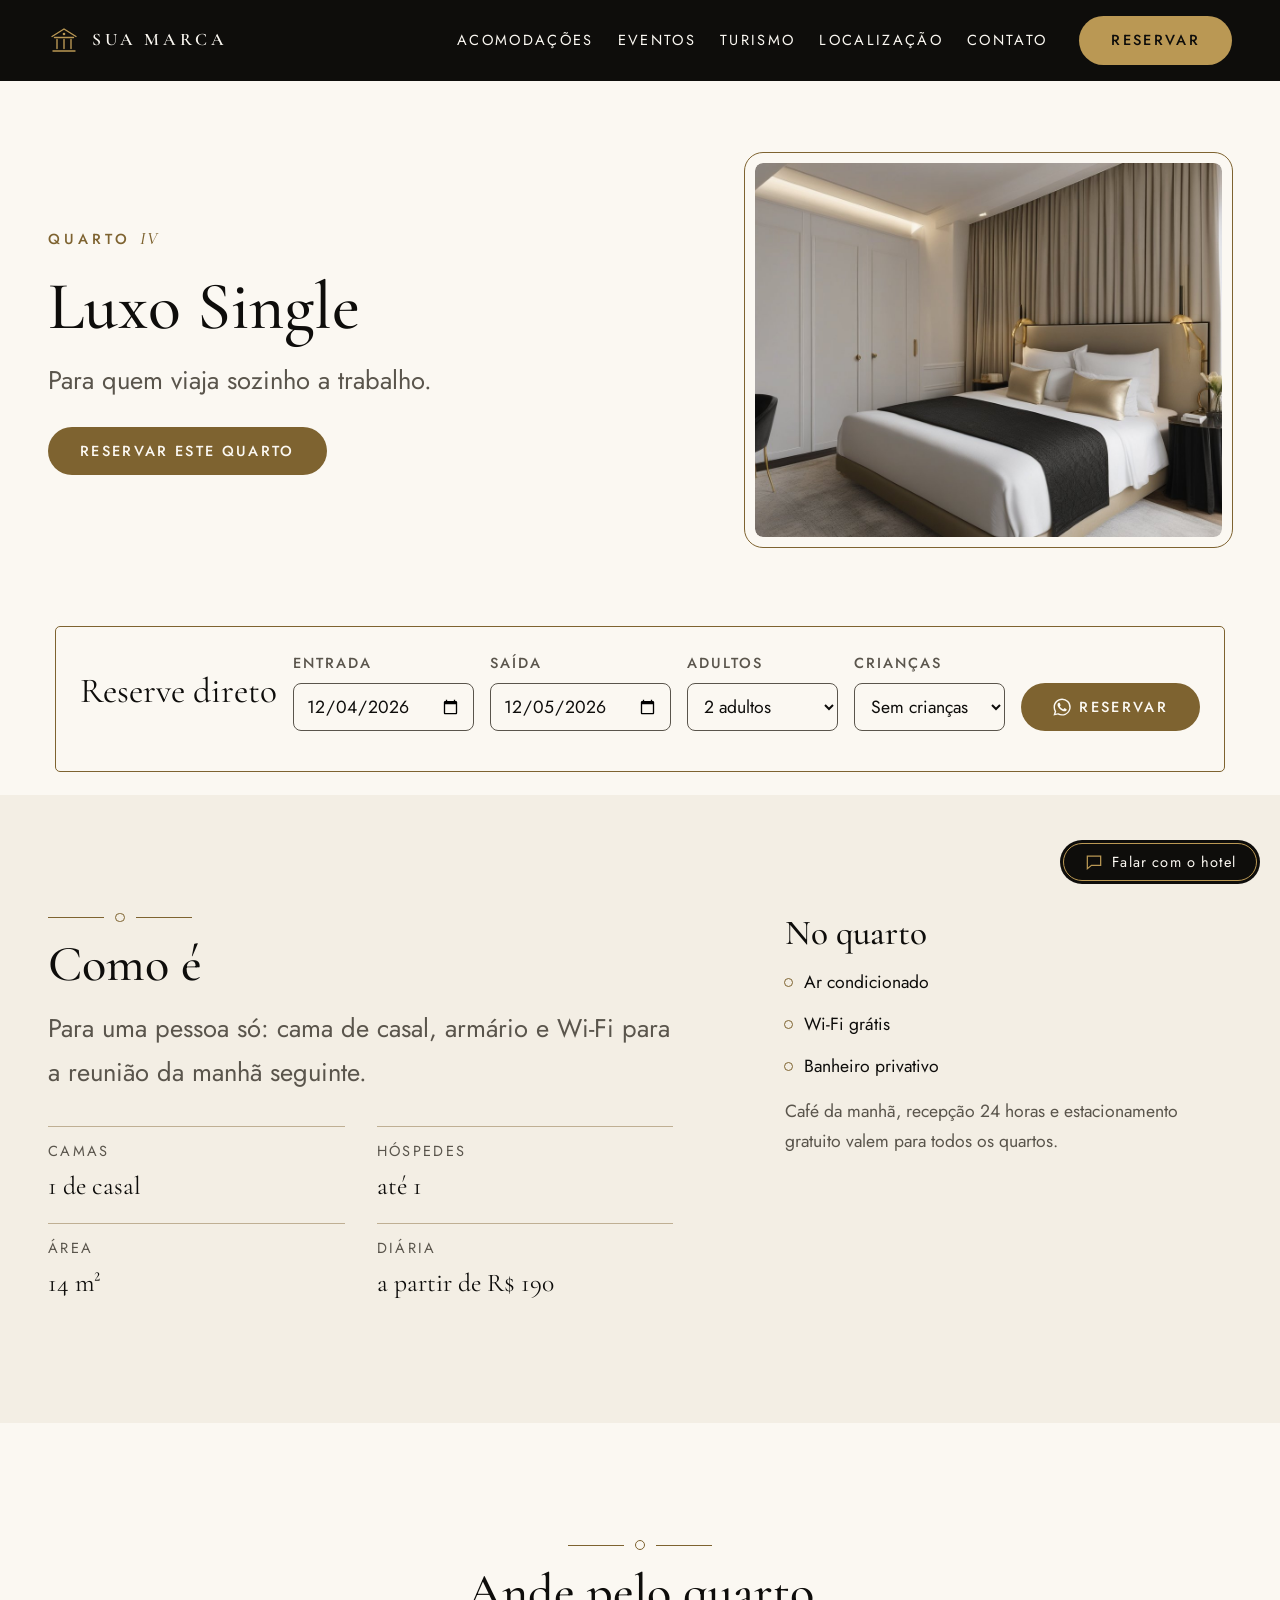
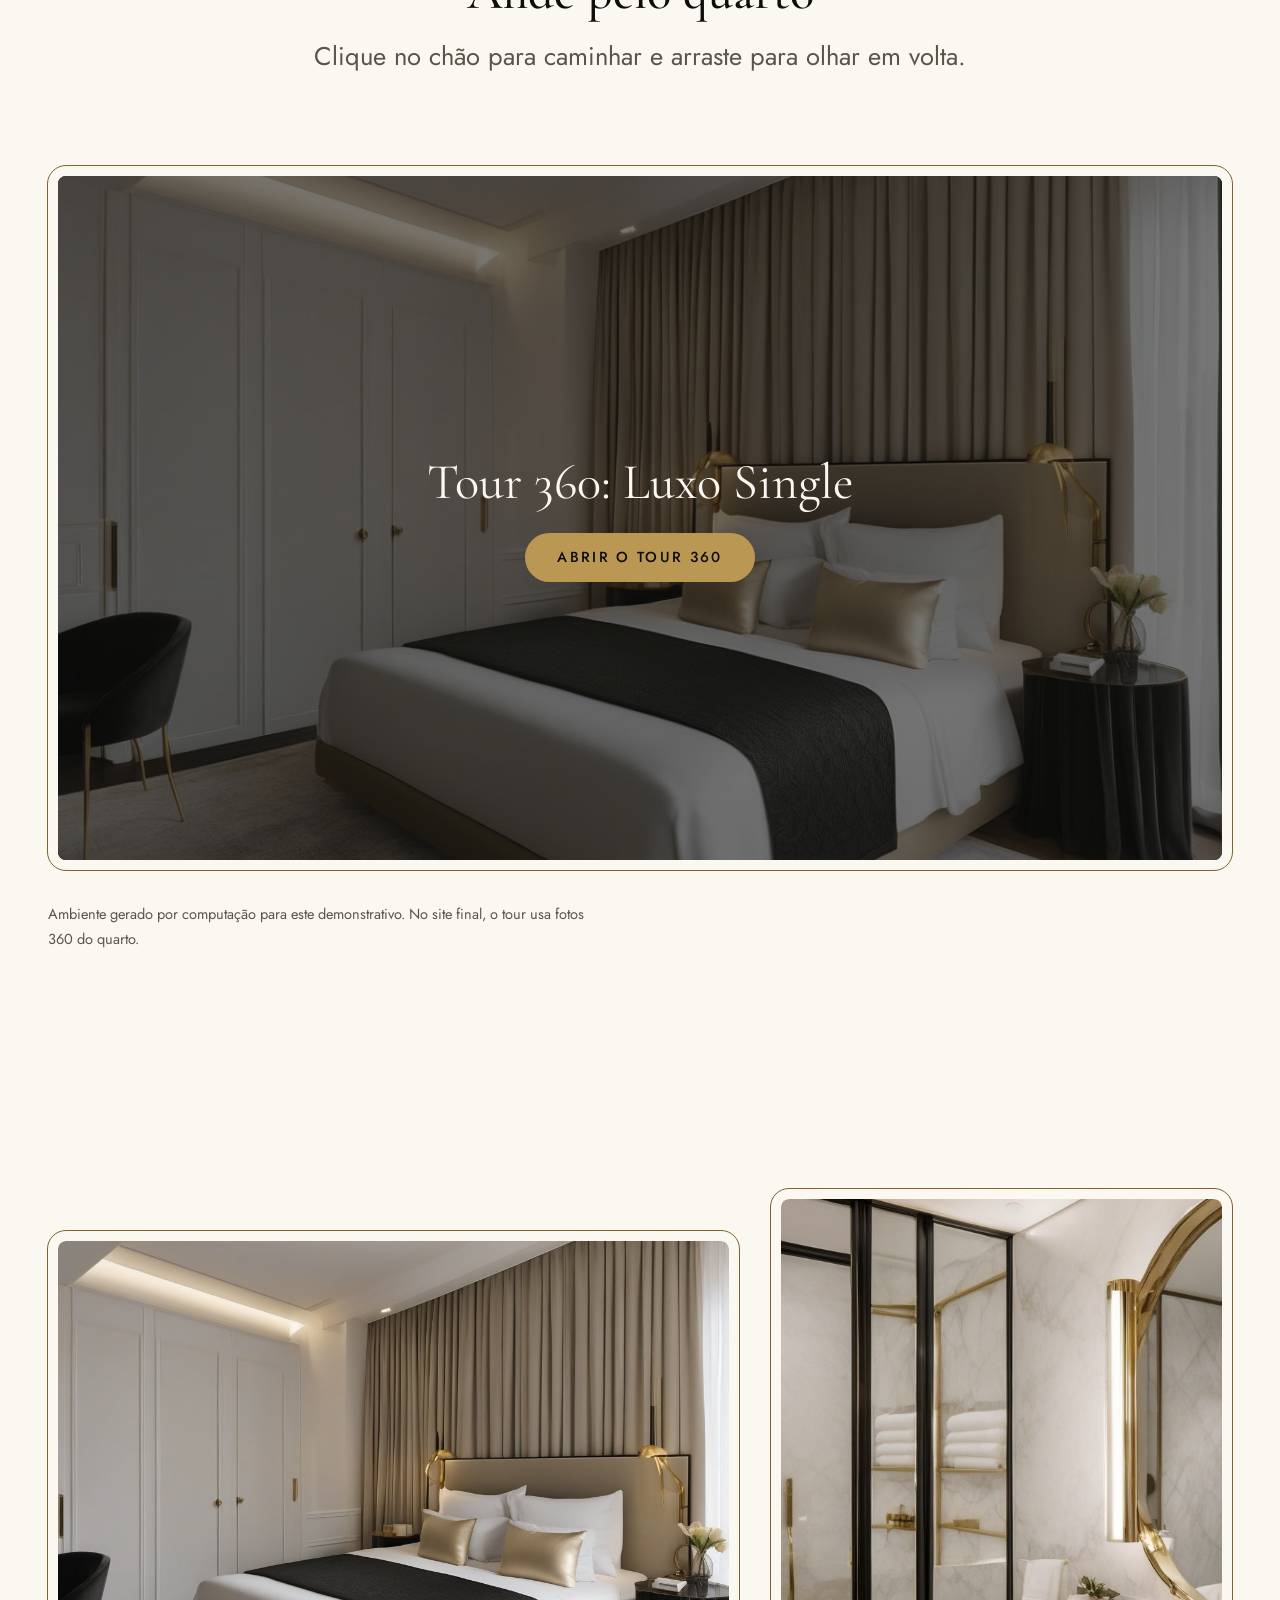
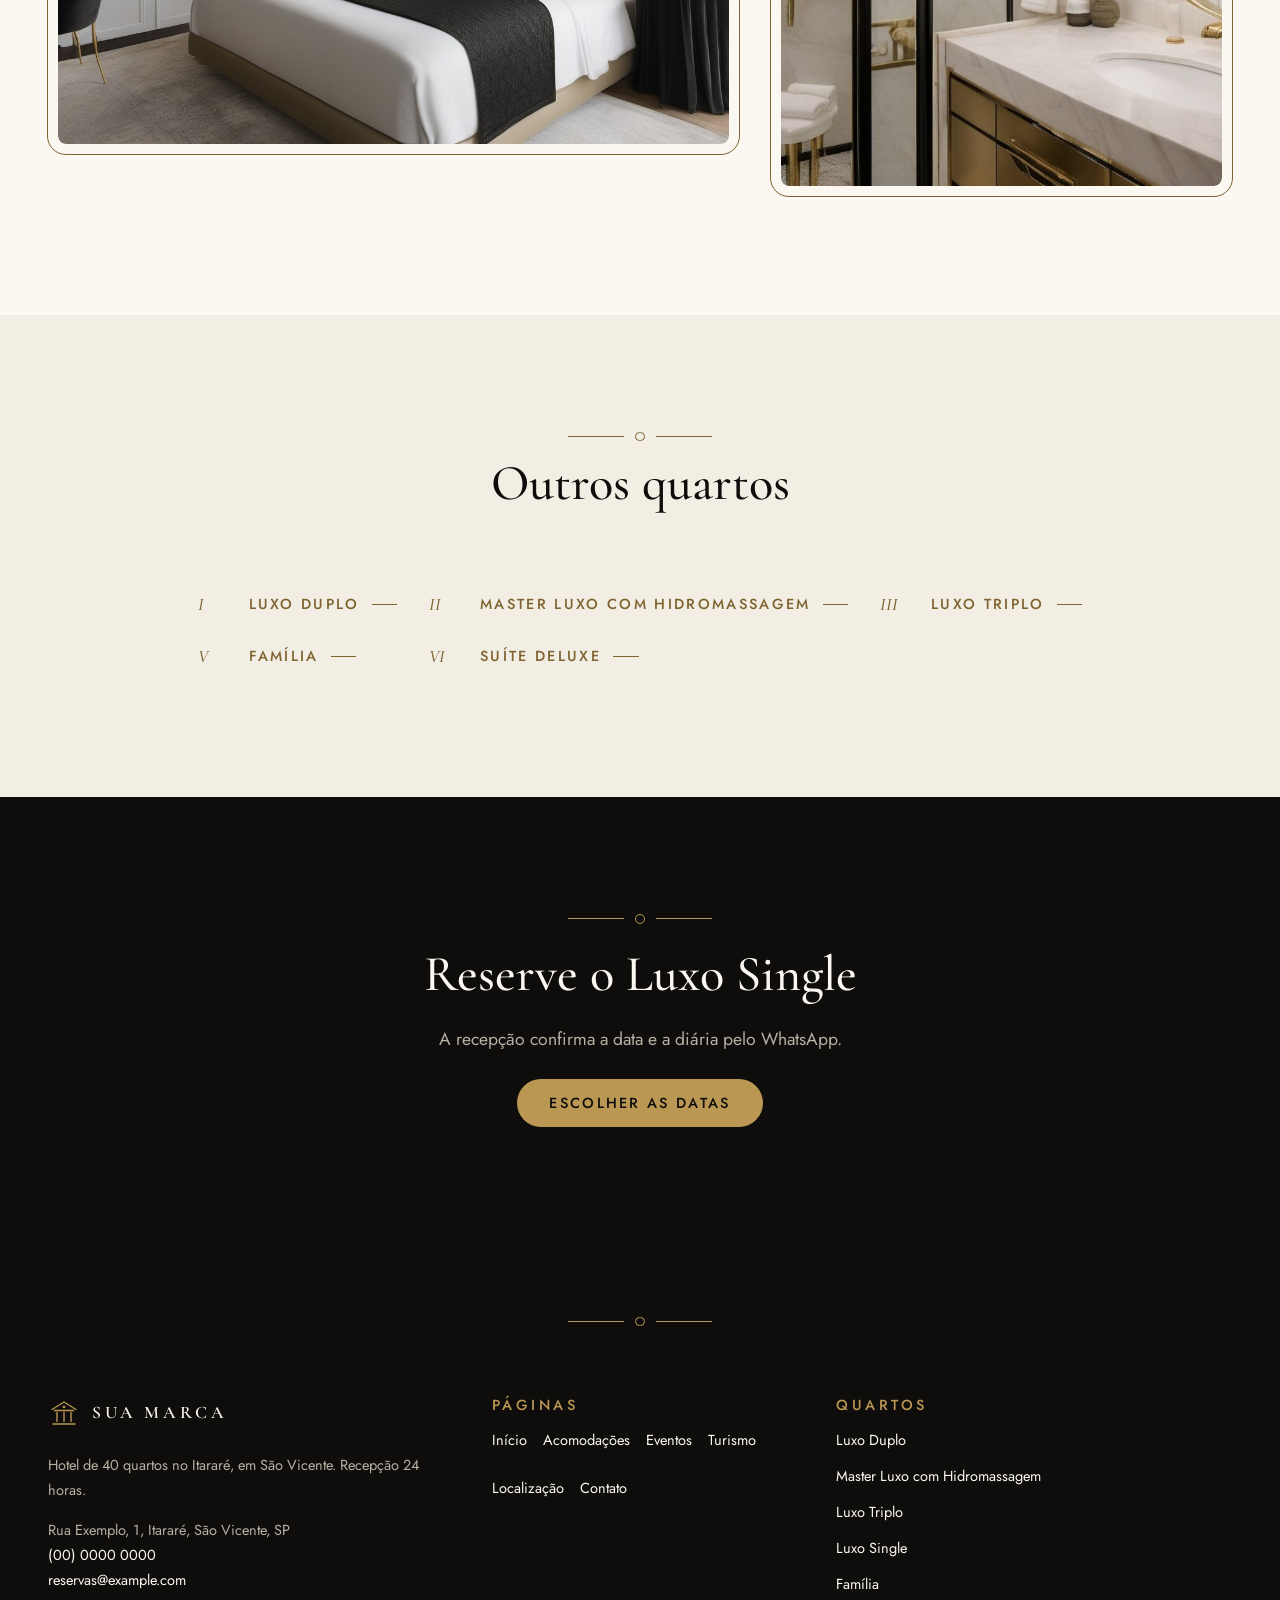
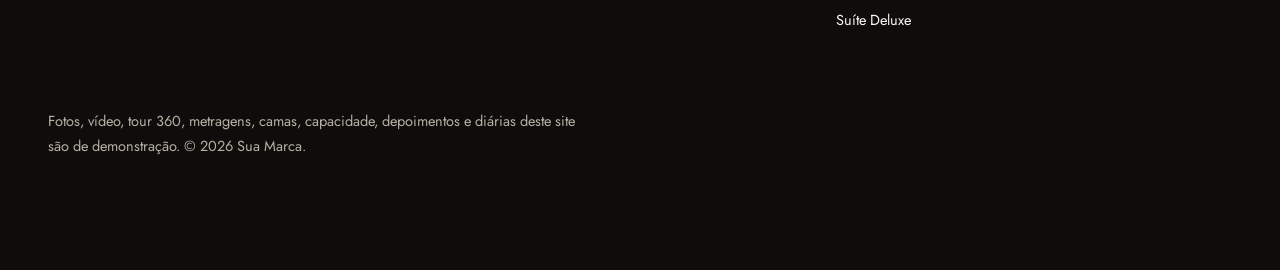
<file: single.html>
<!doctype html>
<html lang="pt-BR">
<head>
<meta charset="utf-8">
<meta name="viewport" content="width=device-width, initial-scale=1">
<title>Luxo Single: quarto no Itararé, em São Vicente | Sua Marca</title>
<meta name="description" content="Quarto Luxo Single no hotel do Itararé, em São Vicente: Para quem viaja sozinho a trabalho. Tour 360 e reserva pelo WhatsApp.">
<link rel="canonical" href="https://lugusofficial.github.io/hotel-boutique-sao-vicente/single.html">
<meta property="og:type" content="website">
<meta property="og:site_name" content="Sua Marca">
<meta property="og:title" content="Luxo Single: quarto no Itararé, em São Vicente | Sua Marca">
<meta property="og:description" content="Quarto Luxo Single no hotel do Itararé, em São Vicente: Para quem viaja sozinho a trabalho. Tour 360 e reserva pelo WhatsApp.">
<meta property="og:url" content="https://lugusofficial.github.io/hotel-boutique-sao-vicente/single.html">
<meta property="og:image" content="assets/fachada.jpg">
<meta name="twitter:card" content="summary_large_image">
<meta name="theme-color" content="#0e0d0b">
<link rel="icon" href="assets/favicon.svg" type="image/svg+xml">
<link rel="preconnect" href="https://fonts.googleapis.com">
<link rel="preconnect" href="https://fonts.gstatic.com" crossorigin>
<link rel="stylesheet" href="https://fonts.googleapis.com/css2?family=Cormorant+Garamond:ital,wght@0,500;0,600;1,500&family=Jost:wght@400;500&display=swap">
<link rel="stylesheet" href="css/tokens.css?v=b8152041">
<link rel="stylesheet" href="css/base.css?v=050fb767">
<link rel="stylesheet" href="css/site.css?v=34524e90">
<script type="application/ld+json">{"@context": "https://schema.org", "@type": "Hotel", "name": "Sua Marca", "description": "Hotel de 40 quartos no Itararé, em São Vicente, a 300 m do Teleférico.", "url": "https://lugusofficial.github.io/hotel-boutique-sao-vicente/", "telephone": "+0000000000", "email": "reservas@example.com", "numberOfRooms": 40, "address": {"@type": "PostalAddress", "streetAddress": "Rua Exemplo, 1", "addressLocality": "São Vicente", "addressRegion": "SP", "addressCountry": "BR"}, "availableLanguage": ["pt-BR", "en"], "amenityFeature": [{"@type": "LocationFeatureSpecification", "name": "Ar condicionado", "value": true}, {"@type": "LocationFeatureSpecification", "name": "Wi-Fi grátis", "value": true}, {"@type": "LocationFeatureSpecification", "name": "Restaurante", "value": true}, {"@type": "LocationFeatureSpecification", "name": "Recepção 24 horas", "value": true}, {"@type": "LocationFeatureSpecification", "name": "Estacionamento gratuito", "value": true}, {"@type": "LocationFeatureSpecification", "name": "Café da manhã", "value": true}]}</script>
<script type="module" src="js/tour.js?v=59a9ff1e"></script>
<script src="js/main.js?v=f9b990c0" defer></script>
<script src="js/atendente.js?v=69b17337" defer></script>
</head>
<body>
<a class="skip-link" href="#main">Pular para o conteúdo</a>
<header class="site-header">
  <div class="container site-header__inner">
    <a class="brand" href="index.html" aria-label="Sua Marca, página inicial"><svg viewBox="0 0 32 32" aria-hidden="true" focusable="false"><path d="M4 12.5L16 5l12 7.5M6.5 13.5h19M9 15.5v9M16 15.5v9M23 15.5v9M5 27h22" fill="none" stroke="#ba9854" stroke-width="1.4" stroke-linecap="round" stroke-linejoin="round"/><circle cx="16" cy="10" r="1.3" fill="#ba9854"/></svg><span>Sua Marca</span></a>
    <button class="nav-toggle" type="button" aria-expanded="false" aria-controls="site-nav">
      <svg class="icon icon--menu" viewBox="0 0 24 24" aria-hidden="true" focusable="false"><path d="M4 7h16M4 12h16M4 17h16"/></svg>
      <svg class="icon icon--close" viewBox="0 0 24 24" aria-hidden="true" focusable="false" hidden><path d="M6 6l12 12M18 6L6 18"/></svg>
      <span class="visually-hidden">Menu</span>
    </button>
    <nav class="site-nav" id="site-nav" aria-label="Principal" data-open="false">
      <ul><li><a href="acomodacoes.html">Acomodações</a></li><li><a href="eventos.html">Eventos</a></li><li><a href="turismo.html">Turismo</a></li><li><a href="localizacao.html">Localização</a></li><li><a href="contato.html">Contato</a></li></ul>
      <a class="btn btn--primary" href="#reservar">Reservar</a>
    </nav>
  </div>
</header>
<main id="main">
  <section class="topo hero">
    <div class="container">
      <div class="stack">
        <p class="kicker">Quarto <span class="kicker__num">IV</span></p>
        <h1>Luxo Single</h1>
        <p class="lead">Para quem viaja sozinho a trabalho.</p>
        <div class="cluster"><a class="btn btn--primary" href="#reservar">Reservar este quarto</a></div>
      </div>
      <div class="moldura"><img src="assets/single-1.jpg" alt="Quarto Luxo Single com cama de casal de manta preta e almofadas douradas, cabeceira bege estofada e armário branco" width="1216" height="832" decoding="async"></div>
    </div>
  </section>

<div class="reserva" id="reservar">
  <form class="container reserva__form" action="contato.html" method="get" data-reserva data-whatsapp="https://wa.me/0000000000" data-quarto="Luxo Single">
    <p class="reserva__titulo">Reserve direto</p>
    <div class="field"><label for="r-entrada">Entrada</label><input id="r-entrada" name="entrada" type="date" required></div>
    <div class="field"><label for="r-saida">Saída</label><input id="r-saida" name="saida" type="date" required></div>
    <div class="field"><label for="r-adultos">Adultos</label><select id="r-adultos" name="adultos"><option value="1">1 adulto</option><option value="2" selected>2 adultos</option><option value="3">3 adultos</option><option value="4">4 adultos</option></select></div>
    <div class="field"><label for="r-criancas">Crianças</label><select id="r-criancas" name="criancas"><option value="0" selected>Sem crianças</option><option value="1">1 criança</option><option value="2">2 crianças</option><option value="3">3 crianças</option></select></div>
    <button class="btn btn--primary" type="submit"><svg class="icon icon--wa" viewBox="0 0 24 24" aria-hidden="true" focusable="false"><path d="M17.47 14.38c-.3-.15-1.76-.87-2.03-.97-.27-.1-.47-.15-.67.15-.2.3-.77.97-.94 1.17-.17.2-.35.22-.65.07-.3-.15-1.26-.46-2.4-1.48-.89-.79-1.49-1.77-1.66-2.07-.17-.3-.02-.46.13-.61.13-.13.3-.35.45-.52.15-.17.2-.3.3-.5.1-.2.05-.37-.02-.52-.07-.15-.67-1.62-.92-2.22-.24-.58-.49-.5-.67-.51h-.57c-.2 0-.52.07-.8.37-.27.3-1.04 1.02-1.04 2.48s1.07 2.88 1.21 3.08c.15.2 2.1 3.2 5.08 4.49.71.31 1.26.49 1.69.63.71.23 1.36.2 1.87.12.57-.09 1.76-.72 2.01-1.41.25-.7.25-1.29.17-1.41-.07-.13-.27-.2-.57-.35zM12.05 21.5h-.01a9.4 9.4 0 0 1-4.79-1.31l-.34-.2-3.56.93.95-3.47-.22-.36a9.38 9.38 0 0 1-1.44-5.01c0-5.19 4.23-9.41 9.42-9.41a9.36 9.36 0 0 1 6.66 2.76 9.35 9.35 0 0 1 2.75 6.66c0 5.19-4.23 9.41-9.42 9.41zm8.02-17.43A11.27 11.27 0 0 0 12.05.75C5.8.75.72 5.83.72 12.08c0 2 .52 3.95 1.52 5.66L.62 23.25l5.65-1.48a11.3 11.3 0 0 0 5.78 1.48h.01c6.25 0 11.33-5.08 11.33-11.33 0-3.03-1.18-5.87-3.32-8.01z"/></svg>Reservar</button>
    <p class="reserva__status" role="status" data-reserva-status></p>
  </form>
</div>

  <section class="section faixa--pedra">
    <div class="container dupla dupla--texto">
      <div class="stack">
        <div class="filete" aria-hidden="true"><span></span></div>
        <h2>Como é</h2>
        <p class="lead">Para uma pessoa só: cama de casal, armário e Wi-Fi para a reunião da manhã seguinte.</p>
        <dl class="ficha">
          <div><dt>Camas</dt><dd>1 de casal</dd></div>
          <div><dt>Hóspedes</dt><dd>até 1</dd></div>
          <div><dt>Área</dt><dd>14 m²</dd></div>
          <div><dt>Diária</dt><dd>a partir de R$ 190</dd></div>
        </dl>
      </div>
      <div class="stack">
        <h3>No quarto</h3>
        <ul class="comodidades"><li>Ar condicionado</li><li>Wi-Fi grátis</li><li>Banheiro privativo</li></ul>
        <p class="muted">Café da manhã, recepção 24 horas e estacionamento gratuito valem para todos os quartos.</p>
      </div>
    </div>
  </section>

  <section class="section" aria-labelledby="tour-titulo">
    <div class="container tour" data-tour>
      <div class="cabeca cabeca--centro"><div class="filete" aria-hidden="true"><span></span></div><h2 id="tour-titulo">Ande pelo quarto</h2><p class="lead">Clique no chão para caminhar e arraste para olhar em volta.</p></div>
      <div class="tour__palco" data-tour-palco tabindex="0" aria-label="Tour 360 do quarto Luxo Single. Setas ou W A S D andam e giram.">
        <canvas aria-hidden="true"></canvas>
        <div class="tour__portas" data-tour-portas></div>
        <p class="tour__onde" data-tour-onde>Luxo Single</p>
        <div class="tour__controles">
          <button type="button" data-tour-mov="frente:1" aria-label="Andar para frente"><svg class="icon" viewBox="0 0 24 24" aria-hidden="true" focusable="false"><path d="M12 19V5M6 11l6-6 6 6"/></svg></button>
          <button type="button" data-tour-tela aria-label="Tela cheia"><svg class="icon" viewBox="0 0 24 24" aria-hidden="true" focusable="false"><path d="M4 9V4h5M20 9V4h-5M4 15v5h5M20 15v5h-5"/></svg></button>
          <button type="button" data-tour-mov="giro:-1" aria-label="Girar para a esquerda"><svg class="icon" viewBox="0 0 24 24" aria-hidden="true" focusable="false"><path d="M15 6l-6 6 6 6"/></svg></button>
          <button type="button" data-tour-mov="frente:-1" aria-label="Andar para trás"><svg class="icon" viewBox="0 0 24 24" aria-hidden="true" focusable="false"><path d="M12 5v14M6 13l6 6 6-6"/></svg></button>
          <button type="button" data-tour-mov="giro:1" aria-label="Girar para a direita"><svg class="icon" viewBox="0 0 24 24" aria-hidden="true" focusable="false"><path d="M9 6l6 6-6 6"/></svg></button>
        </div>
        <div class="tour__veu" data-tour-veu aria-hidden="true"></div>
        <div class="tour__capa">
          <img src="assets/single-1.jpg" alt="Quarto Luxo Single com cama de casal de manta preta e almofadas douradas, cabeceira bege estofada e armário branco" width="1216" height="832" loading="lazy" decoding="async">
          <div>
            <p>Tour 360: Luxo Single</p>
            <button class="btn btn--primary" type="button" data-tour-entrar>Abrir o tour 360</button>
          </div>
        </div>
      </div>
      <p class="visually-hidden" role="status" data-tour-status></p>
      <p class="tour__aviso" data-tour-aviso hidden>O tour não abriu neste navegador. As fotos e a descrição estão nesta página.</p>
      <p class="tour__dica">Ambiente gerado por computação para este demonstrativo. No site final, o tour usa fotos 360 do quarto.</p>
    </div>
  </section>
<script type="application/json" id="tour-dados">{"inicio": "single", "nos": {"single": {"nome": "Luxo Single", "olhar": 0.94, "andar": 1.2, "dica": "Clique no chão para andar.", "links": [], "img": "assets/tour/single.jpg", "dist": "assets/tour/single-d.png"}}}</script>

  <section class="section">
    <div class="container">
      <h2 class="visually-hidden">Fotos</h2>
      <div class="galeria" data-reveal-filhos>
        <div class="moldura"><img src="assets/single-1.jpg" alt="Quarto Luxo Single com cama de casal de manta preta e almofadas douradas, cabeceira bege estofada e armário branco" width="1216" height="832" loading="lazy" decoding="async"></div>
        <div class="moldura"><img src="assets/luxo-duplo-2.jpg" alt="Banheiro de mármore claro com box de vidro e metais dourados" width="1216" height="832" loading="lazy" decoding="async"></div>
      </div>
    </div>
  </section>

  <section class="section faixa--pedra">
    <div class="container">
      <div class="cabeca cabeca--centro"><div class="filete" aria-hidden="true"><span></span></div><h2>Outros quartos</h2></div>
      <ul class="outros"><li><a class="link-seta" href="luxo-duplo.html"><span class="outros__num" aria-hidden="true">I</span>Luxo Duplo</a></li><li><a class="link-seta" href="master.html"><span class="outros__num" aria-hidden="true">II</span>Master Luxo com Hidromassagem</a></li><li><a class="link-seta" href="triplo.html"><span class="outros__num" aria-hidden="true">III</span>Luxo Triplo</a></li><li><a class="link-seta" href="familia.html"><span class="outros__num" aria-hidden="true">V</span>Família</a></li><li><a class="link-seta" href="suite.html"><span class="outros__num" aria-hidden="true">VI</span>Suíte Deluxe</a></li></ul>
    </div>
  </section>

  <section class="section chamada faixa--preta">
    <div class="container">
      <div class="filete" aria-hidden="true"><span></span></div>
      <h2>Reserve o Luxo Single</h2>
      <p>A recepção confirma a data e a diária pelo WhatsApp.</p>
      <a class="btn btn--primary" href="#reservar">Escolher as datas</a>
    </div>
  </section>
</main>

<div class="atendente" data-atendente data-whatsapp="https://wa.me/0000000000" hidden>
  <button class="atendente__abrir" type="button" data-atendente-abrir aria-expanded="false" aria-controls="atendente-painel">
    <svg class="atendente__icone" viewBox="0 0 24 24" aria-hidden="true" focusable="false"><path d="M4 5h16v11H9l-5 4z"/></svg>
    <span>Falar com o hotel</span>
  </button>
  <div class="atendente__painel" id="atendente-painel" role="dialog" aria-labelledby="atendente-titulo" data-atendente-painel hidden>
    <div class="atendente__topo">
      <p class="atendente__titulo" id="atendente-titulo">Atendente de demonstração</p>
      <button class="atendente__fechar" type="button" data-atendente-fechar>
        <svg class="icon" viewBox="0 0 24 24" aria-hidden="true" focusable="false"><path d="M6 6l12 12M18 6L6 18"/></svg>
        <span class="visually-hidden">Fechar a conversa</span>
      </button>
    </div>
    <ol class="atendente__mensagens" data-atendente-mensagens aria-live="polite"></ol>
    <ul class="atendente__chips" data-atendente-chips></ul>
    <form class="atendente__form" data-atendente-form>
      <label class="visually-hidden" for="atendente-texto">Sua mensagem</label>
      <input id="atendente-texto" type="text" autocomplete="off" maxlength="200" placeholder="Pergunte sobre quartos ou diárias">
      <button class="atendente__enviar" type="submit">Enviar</button>
    </form>
    <p class="atendente__aviso">Respostas automáticas de demonstração. Para reservar, a conversa segue no WhatsApp.</p>
  </div>
</div>
<footer class="site-footer">
  <div class="container">
    <div class="filete" aria-hidden="true"><span></span></div>
    <div class="rodape">
      <div class="stack">
        <a class="brand" href="index.html" aria-label="Sua Marca, página inicial"><svg viewBox="0 0 32 32" aria-hidden="true" focusable="false"><path d="M4 12.5L16 5l12 7.5M6.5 13.5h19M9 15.5v9M16 15.5v9M23 15.5v9M5 27h22" fill="none" stroke="#ba9854" stroke-width="1.4" stroke-linecap="round" stroke-linejoin="round"/><circle cx="16" cy="10" r="1.3" fill="#ba9854"/></svg><span>Sua Marca</span></a>
        <p>Hotel de 40 quartos no Itararé, em São Vicente. Recepção 24 horas.</p>
        <p>Rua Exemplo, 1, Itararé, São Vicente, SP<br><a href="tel:+0000000000">(00) 0000 0000</a><br><a href="mailto:reservas@example.com">reservas@example.com</a></p>
      </div>
      <nav aria-label="Rodapé">
        <h2>Páginas</h2>
        <ul><li><a href="index.html">Início</a></li><li><a href="acomodacoes.html">Acomodações</a></li><li><a href="eventos.html">Eventos</a></li><li><a href="turismo.html">Turismo</a></li><li><a href="localizacao.html">Localização</a></li><li><a href="contato.html">Contato</a></li></ul>
      </nav>
      <div>
        <h2>Quartos</h2>
        <ul><li><a href="luxo-duplo.html">Luxo Duplo</a></li><li><a href="master.html">Master Luxo com Hidromassagem</a></li><li><a href="triplo.html">Luxo Triplo</a></li><li><a href="single.html">Luxo Single</a></li><li><a href="familia.html">Família</a></li><li><a href="suite.html">Suíte Deluxe</a></li></ul>
      </div>
    </div>
    <p class="rodape__fim">Fotos, vídeo, tour 360, metragens, camas, capacidade, depoimentos e diárias deste site são de demonstração. © <span data-year>2026</span> Sua Marca.</p>
  </div>
</footer>
</body>
</html>
</file>
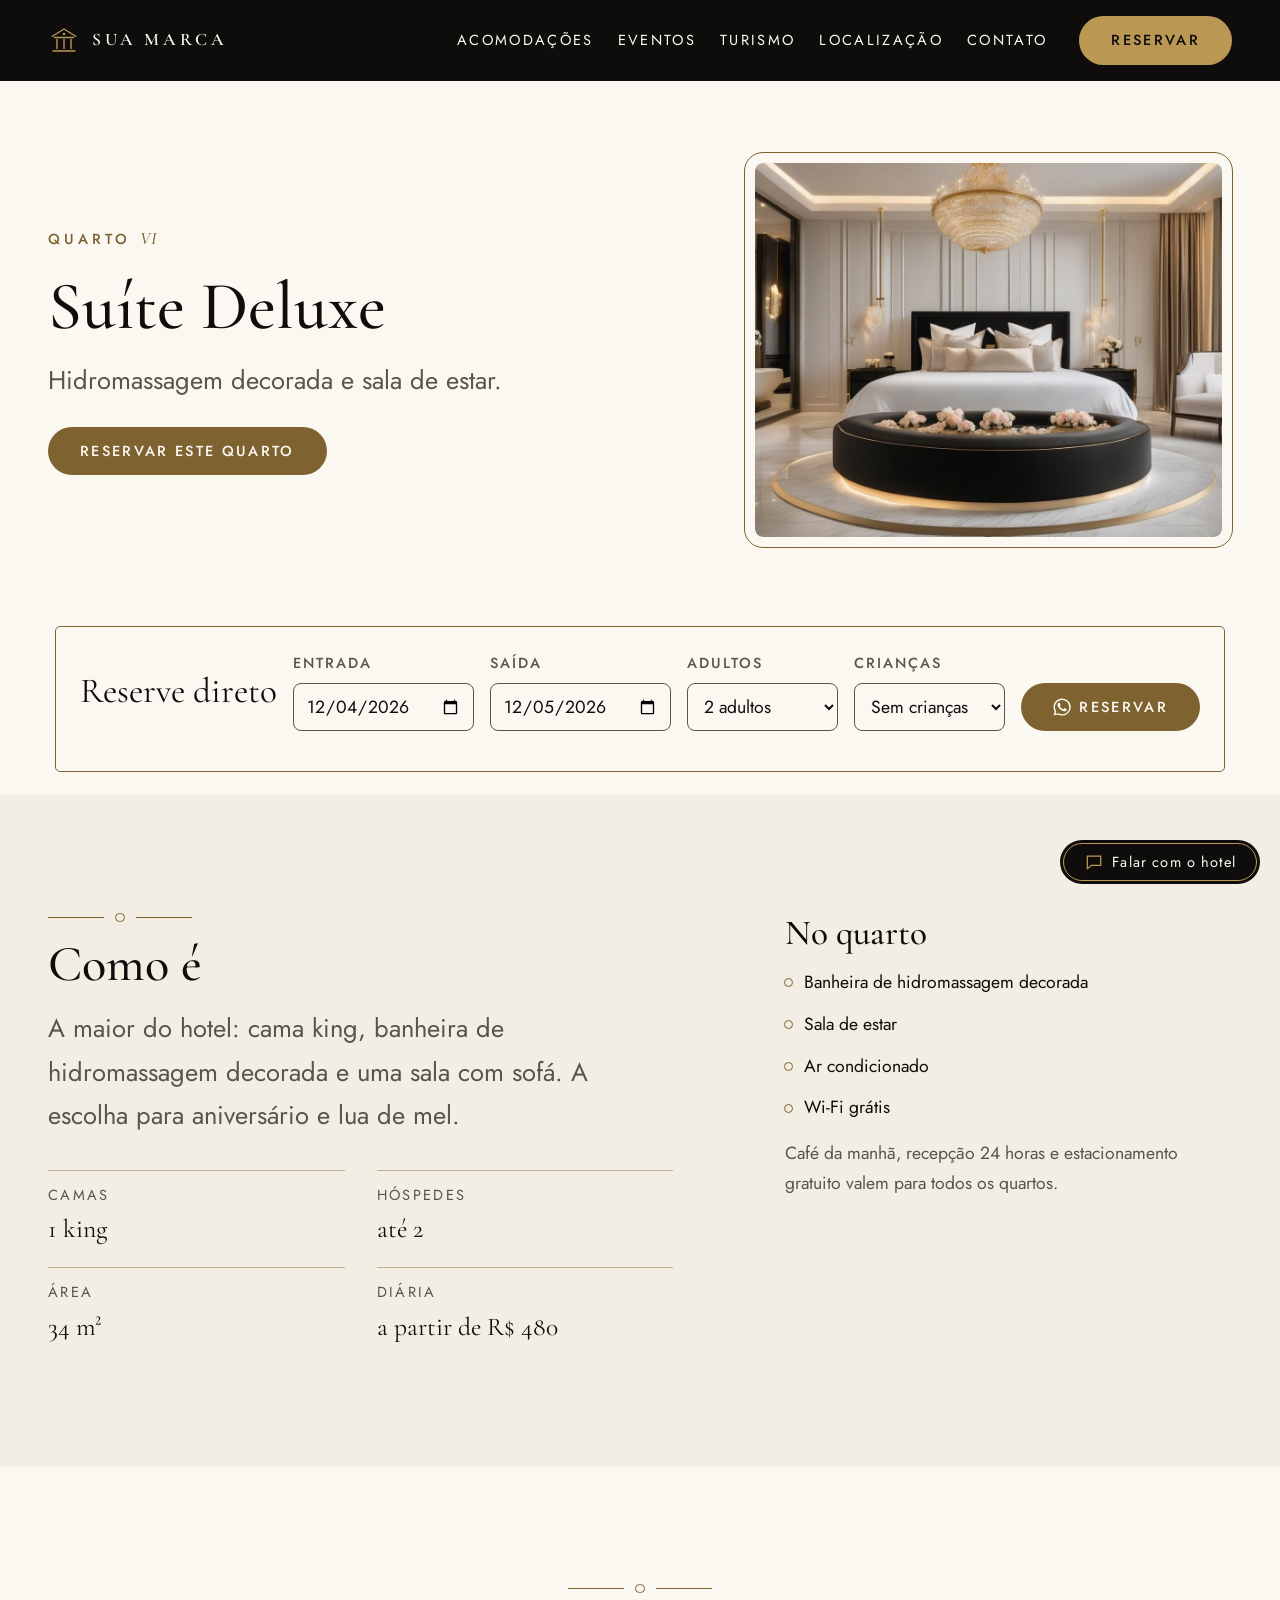
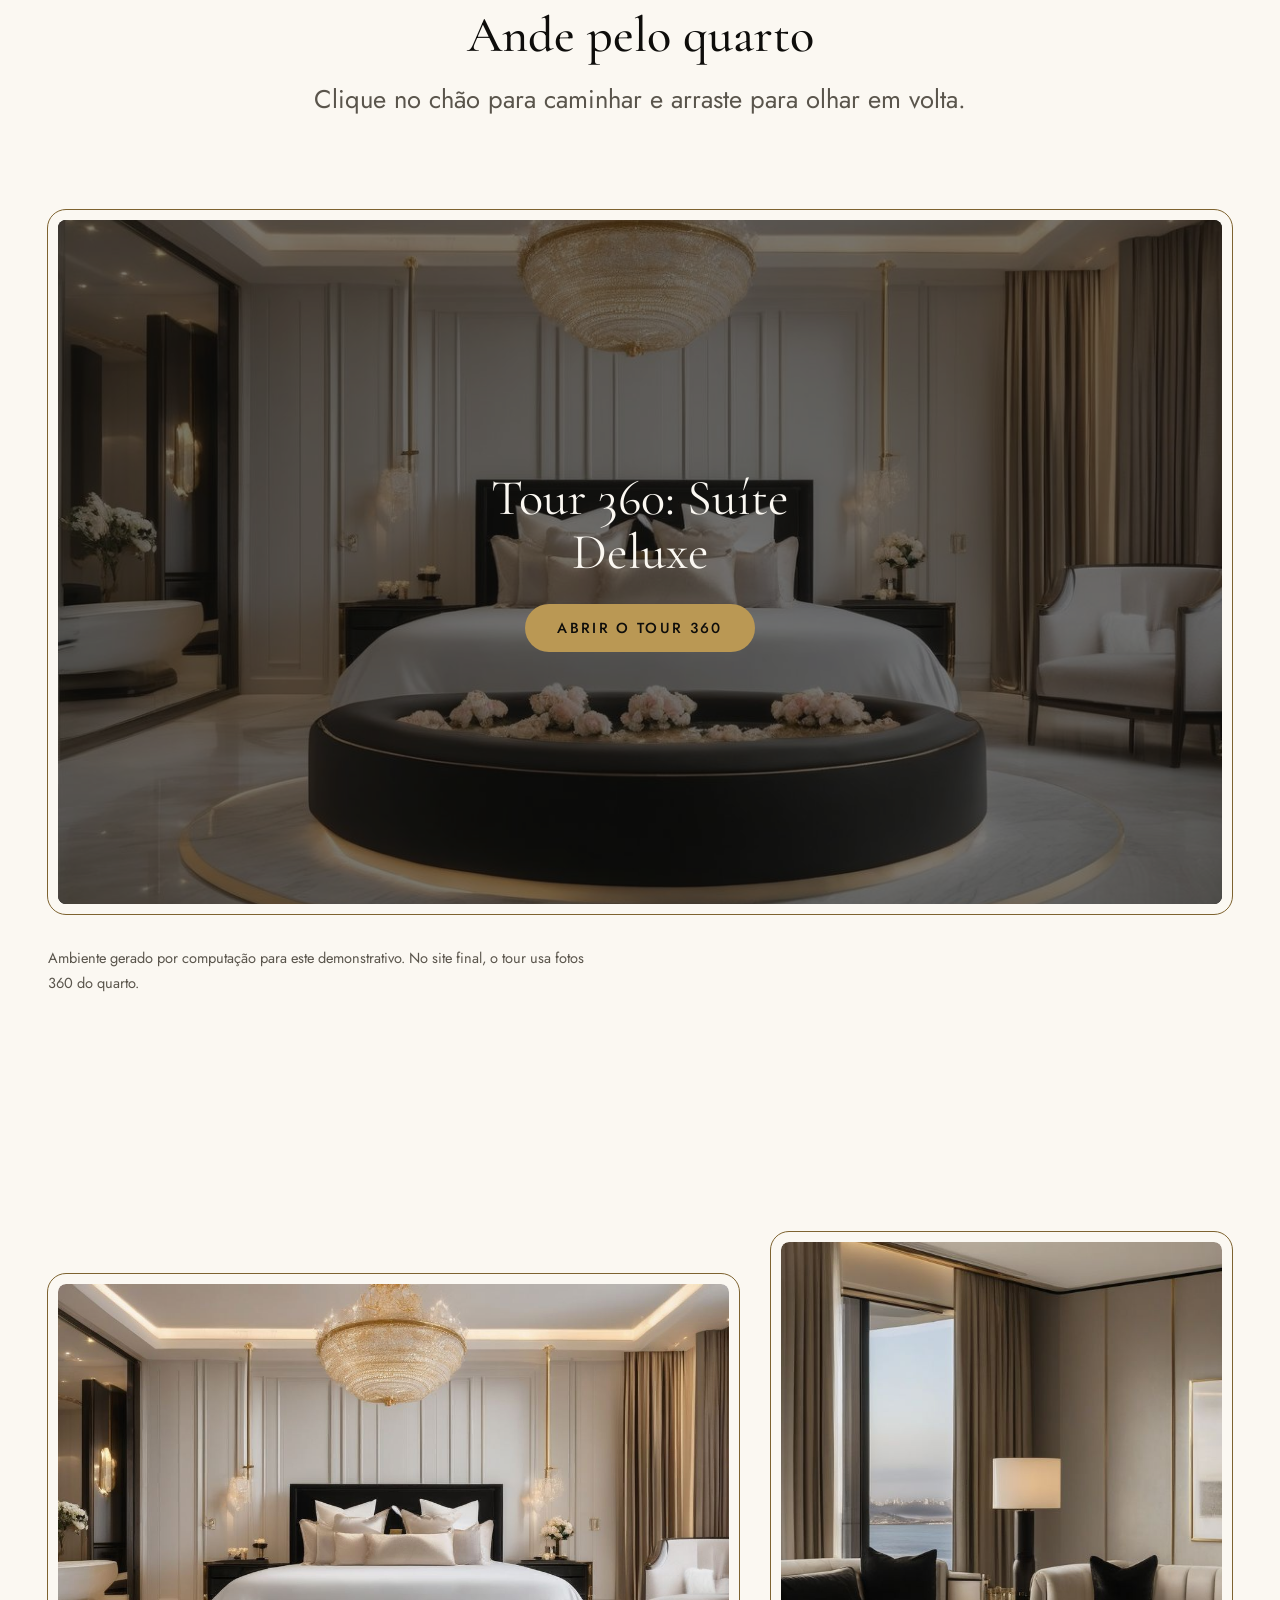
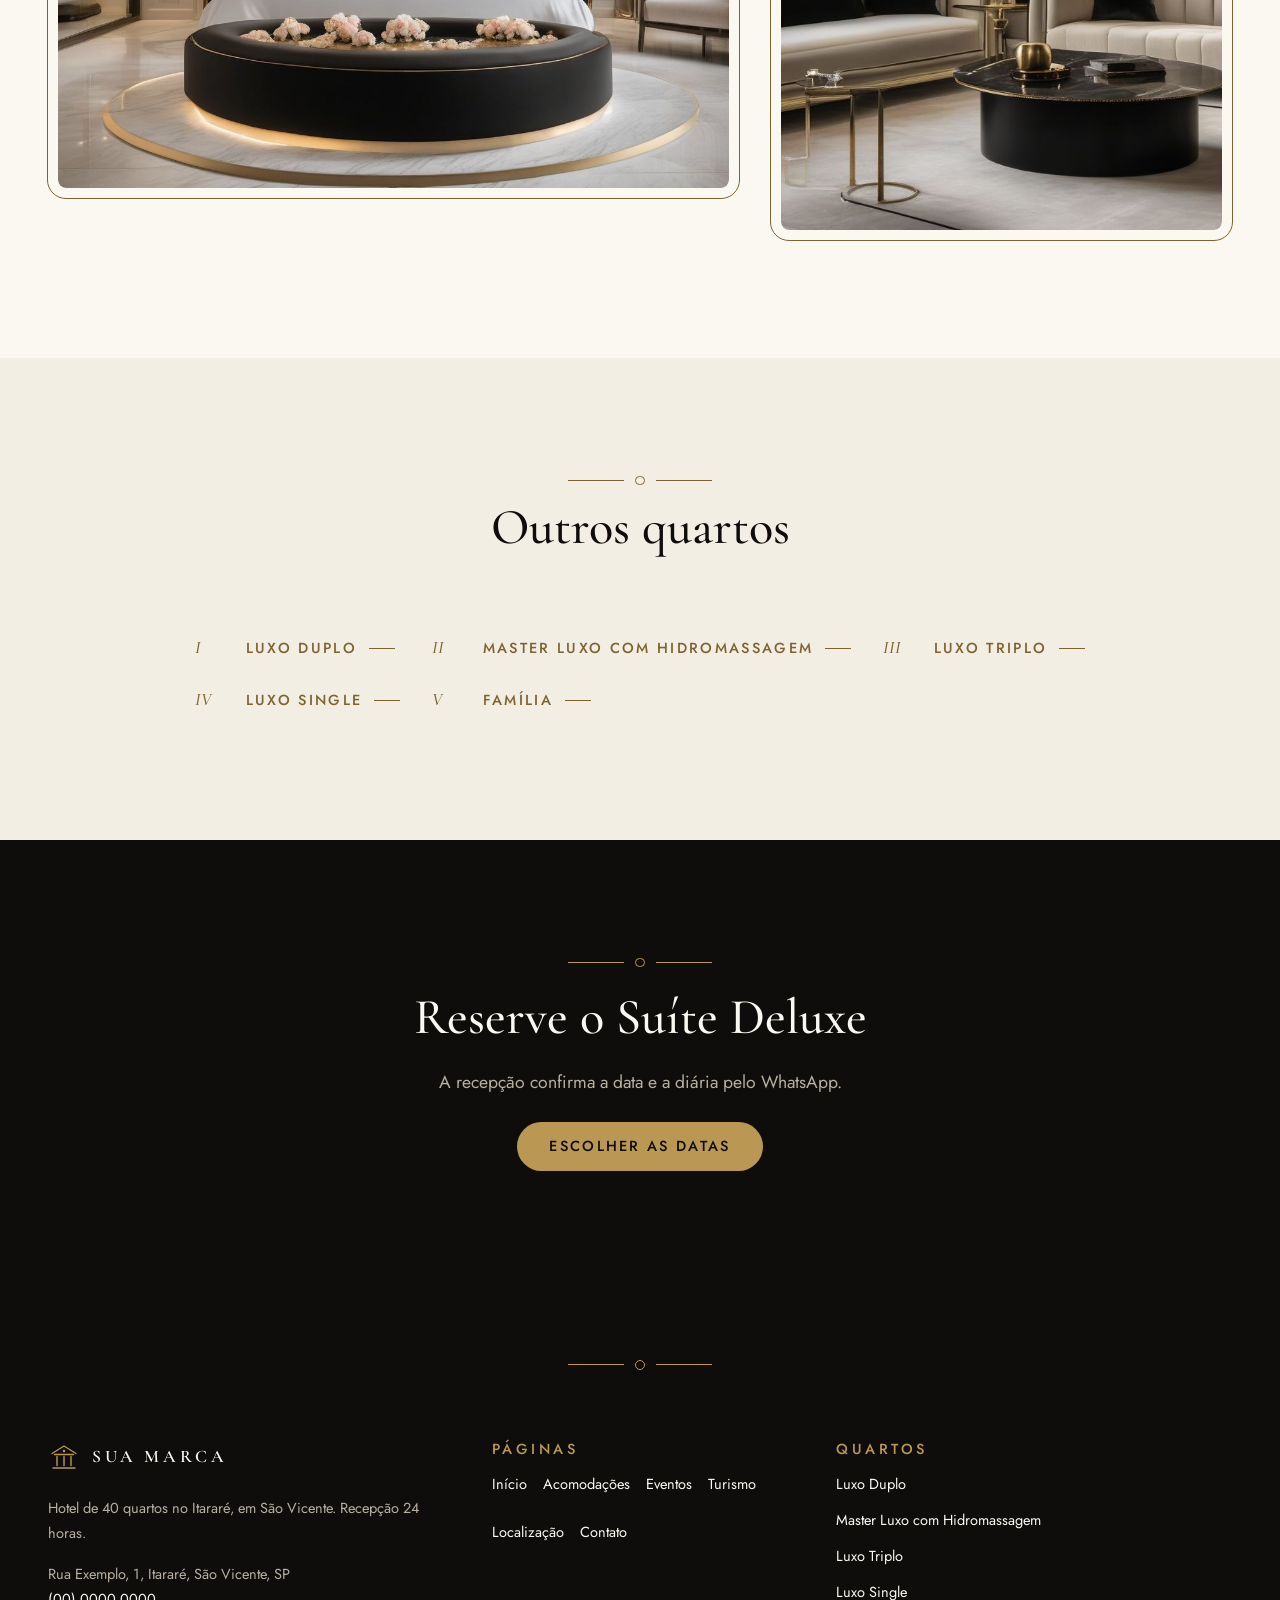
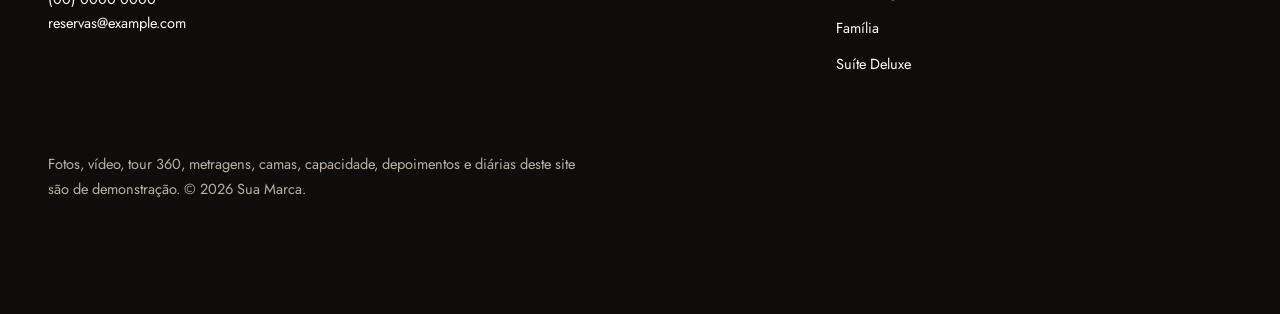
<file: suite.html>
<!doctype html>
<html lang="pt-BR">
<head>
<meta charset="utf-8">
<meta name="viewport" content="width=device-width, initial-scale=1">
<title>Suíte Deluxe: quarto no Itararé, em São Vicente | Sua Marca</title>
<meta name="description" content="Quarto Suíte Deluxe no hotel do Itararé, em São Vicente: Hidromassagem decorada e sala de estar. Tour 360 e reserva pelo WhatsApp.">
<link rel="canonical" href="https://lugusofficial.github.io/hotel-boutique-sao-vicente/suite.html">
<meta property="og:type" content="website">
<meta property="og:site_name" content="Sua Marca">
<meta property="og:title" content="Suíte Deluxe: quarto no Itararé, em São Vicente | Sua Marca">
<meta property="og:description" content="Quarto Suíte Deluxe no hotel do Itararé, em São Vicente: Hidromassagem decorada e sala de estar. Tour 360 e reserva pelo WhatsApp.">
<meta property="og:url" content="https://lugusofficial.github.io/hotel-boutique-sao-vicente/suite.html">
<meta property="og:image" content="assets/fachada.jpg">
<meta name="twitter:card" content="summary_large_image">
<meta name="theme-color" content="#0e0d0b">
<link rel="icon" href="assets/favicon.svg" type="image/svg+xml">
<link rel="preconnect" href="https://fonts.googleapis.com">
<link rel="preconnect" href="https://fonts.gstatic.com" crossorigin>
<link rel="stylesheet" href="https://fonts.googleapis.com/css2?family=Cormorant+Garamond:ital,wght@0,500;0,600;1,500&family=Jost:wght@400;500&display=swap">
<link rel="stylesheet" href="css/tokens.css?v=b8152041">
<link rel="stylesheet" href="css/base.css?v=050fb767">
<link rel="stylesheet" href="css/site.css?v=34524e90">
<script type="application/ld+json">{"@context": "https://schema.org", "@type": "Hotel", "name": "Sua Marca", "description": "Hotel de 40 quartos no Itararé, em São Vicente, a 300 m do Teleférico.", "url": "https://lugusofficial.github.io/hotel-boutique-sao-vicente/", "telephone": "+0000000000", "email": "reservas@example.com", "numberOfRooms": 40, "address": {"@type": "PostalAddress", "streetAddress": "Rua Exemplo, 1", "addressLocality": "São Vicente", "addressRegion": "SP", "addressCountry": "BR"}, "availableLanguage": ["pt-BR", "en"], "amenityFeature": [{"@type": "LocationFeatureSpecification", "name": "Ar condicionado", "value": true}, {"@type": "LocationFeatureSpecification", "name": "Wi-Fi grátis", "value": true}, {"@type": "LocationFeatureSpecification", "name": "Restaurante", "value": true}, {"@type": "LocationFeatureSpecification", "name": "Recepção 24 horas", "value": true}, {"@type": "LocationFeatureSpecification", "name": "Estacionamento gratuito", "value": true}, {"@type": "LocationFeatureSpecification", "name": "Café da manhã", "value": true}]}</script>
<script type="module" src="js/tour.js?v=59a9ff1e"></script>
<script src="js/main.js?v=f9b990c0" defer></script>
<script src="js/atendente.js?v=69b17337" defer></script>
</head>
<body>
<a class="skip-link" href="#main">Pular para o conteúdo</a>
<header class="site-header">
  <div class="container site-header__inner">
    <a class="brand" href="index.html" aria-label="Sua Marca, página inicial"><svg viewBox="0 0 32 32" aria-hidden="true" focusable="false"><path d="M4 12.5L16 5l12 7.5M6.5 13.5h19M9 15.5v9M16 15.5v9M23 15.5v9M5 27h22" fill="none" stroke="#ba9854" stroke-width="1.4" stroke-linecap="round" stroke-linejoin="round"/><circle cx="16" cy="10" r="1.3" fill="#ba9854"/></svg><span>Sua Marca</span></a>
    <button class="nav-toggle" type="button" aria-expanded="false" aria-controls="site-nav">
      <svg class="icon icon--menu" viewBox="0 0 24 24" aria-hidden="true" focusable="false"><path d="M4 7h16M4 12h16M4 17h16"/></svg>
      <svg class="icon icon--close" viewBox="0 0 24 24" aria-hidden="true" focusable="false" hidden><path d="M6 6l12 12M18 6L6 18"/></svg>
      <span class="visually-hidden">Menu</span>
    </button>
    <nav class="site-nav" id="site-nav" aria-label="Principal" data-open="false">
      <ul><li><a href="acomodacoes.html">Acomodações</a></li><li><a href="eventos.html">Eventos</a></li><li><a href="turismo.html">Turismo</a></li><li><a href="localizacao.html">Localização</a></li><li><a href="contato.html">Contato</a></li></ul>
      <a class="btn btn--primary" href="#reservar">Reservar</a>
    </nav>
  </div>
</header>
<main id="main">
  <section class="topo hero">
    <div class="container">
      <div class="stack">
        <p class="kicker">Quarto <span class="kicker__num">VI</span></p>
        <h1>Suíte Deluxe</h1>
        <p class="lead">Hidromassagem decorada e sala de estar.</p>
        <div class="cluster"><a class="btn btn--primary" href="#reservar">Reservar este quarto</a></div>
      </div>
      <div class="moldura"><img src="assets/suite-1.jpg" alt="Suíte Deluxe com cama king de cabeceira preta e, ao pé dela, banheira redonda preta com flores, sob um lustre de cristal" width="1216" height="832" decoding="async"></div>
    </div>
  </section>

<div class="reserva" id="reservar">
  <form class="container reserva__form" action="contato.html" method="get" data-reserva data-whatsapp="https://wa.me/0000000000" data-quarto="Suíte Deluxe">
    <p class="reserva__titulo">Reserve direto</p>
    <div class="field"><label for="r-entrada">Entrada</label><input id="r-entrada" name="entrada" type="date" required></div>
    <div class="field"><label for="r-saida">Saída</label><input id="r-saida" name="saida" type="date" required></div>
    <div class="field"><label for="r-adultos">Adultos</label><select id="r-adultos" name="adultos"><option value="1">1 adulto</option><option value="2" selected>2 adultos</option><option value="3">3 adultos</option><option value="4">4 adultos</option></select></div>
    <div class="field"><label for="r-criancas">Crianças</label><select id="r-criancas" name="criancas"><option value="0" selected>Sem crianças</option><option value="1">1 criança</option><option value="2">2 crianças</option><option value="3">3 crianças</option></select></div>
    <button class="btn btn--primary" type="submit"><svg class="icon icon--wa" viewBox="0 0 24 24" aria-hidden="true" focusable="false"><path d="M17.47 14.38c-.3-.15-1.76-.87-2.03-.97-.27-.1-.47-.15-.67.15-.2.3-.77.97-.94 1.17-.17.2-.35.22-.65.07-.3-.15-1.26-.46-2.4-1.48-.89-.79-1.49-1.77-1.66-2.07-.17-.3-.02-.46.13-.61.13-.13.3-.35.45-.52.15-.17.2-.3.3-.5.1-.2.05-.37-.02-.52-.07-.15-.67-1.62-.92-2.22-.24-.58-.49-.5-.67-.51h-.57c-.2 0-.52.07-.8.37-.27.3-1.04 1.02-1.04 2.48s1.07 2.88 1.21 3.08c.15.2 2.1 3.2 5.08 4.49.71.31 1.26.49 1.69.63.71.23 1.36.2 1.87.12.57-.09 1.76-.72 2.01-1.41.25-.7.25-1.29.17-1.41-.07-.13-.27-.2-.57-.35zM12.05 21.5h-.01a9.4 9.4 0 0 1-4.79-1.31l-.34-.2-3.56.93.95-3.47-.22-.36a9.38 9.38 0 0 1-1.44-5.01c0-5.19 4.23-9.41 9.42-9.41a9.36 9.36 0 0 1 6.66 2.76 9.35 9.35 0 0 1 2.75 6.66c0 5.19-4.23 9.41-9.42 9.41zm8.02-17.43A11.27 11.27 0 0 0 12.05.75C5.8.75.72 5.83.72 12.08c0 2 .52 3.95 1.52 5.66L.62 23.25l5.65-1.48a11.3 11.3 0 0 0 5.78 1.48h.01c6.25 0 11.33-5.08 11.33-11.33 0-3.03-1.18-5.87-3.32-8.01z"/></svg>Reservar</button>
    <p class="reserva__status" role="status" data-reserva-status></p>
  </form>
</div>

  <section class="section faixa--pedra">
    <div class="container dupla dupla--texto">
      <div class="stack">
        <div class="filete" aria-hidden="true"><span></span></div>
        <h2>Como é</h2>
        <p class="lead">A maior do hotel: cama king, banheira de hidromassagem decorada e uma sala com sofá. A escolha para aniversário e lua de mel.</p>
        <dl class="ficha">
          <div><dt>Camas</dt><dd>1 king</dd></div>
          <div><dt>Hóspedes</dt><dd>até 2</dd></div>
          <div><dt>Área</dt><dd>34 m²</dd></div>
          <div><dt>Diária</dt><dd>a partir de R$ 480</dd></div>
        </dl>
      </div>
      <div class="stack">
        <h3>No quarto</h3>
        <ul class="comodidades"><li>Banheira de hidromassagem decorada</li><li>Sala de estar</li><li>Ar condicionado</li><li>Wi-Fi grátis</li></ul>
        <p class="muted">Café da manhã, recepção 24 horas e estacionamento gratuito valem para todos os quartos.</p>
      </div>
    </div>
  </section>

  <section class="section" aria-labelledby="tour-titulo">
    <div class="container tour" data-tour>
      <div class="cabeca cabeca--centro"><div class="filete" aria-hidden="true"><span></span></div><h2 id="tour-titulo">Ande pelo quarto</h2><p class="lead">Clique no chão para caminhar e arraste para olhar em volta.</p></div>
      <div class="tour__palco" data-tour-palco tabindex="0" aria-label="Tour 360 do quarto Suíte Deluxe. Setas ou W A S D andam e giram.">
        <canvas aria-hidden="true"></canvas>
        <div class="tour__portas" data-tour-portas></div>
        <p class="tour__onde" data-tour-onde>Suíte Deluxe</p>
        <div class="tour__controles">
          <button type="button" data-tour-mov="frente:1" aria-label="Andar para frente"><svg class="icon" viewBox="0 0 24 24" aria-hidden="true" focusable="false"><path d="M12 19V5M6 11l6-6 6 6"/></svg></button>
          <button type="button" data-tour-tela aria-label="Tela cheia"><svg class="icon" viewBox="0 0 24 24" aria-hidden="true" focusable="false"><path d="M4 9V4h5M20 9V4h-5M4 15v5h5M20 15v5h-5"/></svg></button>
          <button type="button" data-tour-mov="giro:-1" aria-label="Girar para a esquerda"><svg class="icon" viewBox="0 0 24 24" aria-hidden="true" focusable="false"><path d="M15 6l-6 6 6 6"/></svg></button>
          <button type="button" data-tour-mov="frente:-1" aria-label="Andar para trás"><svg class="icon" viewBox="0 0 24 24" aria-hidden="true" focusable="false"><path d="M12 5v14M6 13l6 6 6-6"/></svg></button>
          <button type="button" data-tour-mov="giro:1" aria-label="Girar para a direita"><svg class="icon" viewBox="0 0 24 24" aria-hidden="true" focusable="false"><path d="M9 6l6 6-6 6"/></svg></button>
        </div>
        <div class="tour__veu" data-tour-veu aria-hidden="true"></div>
        <div class="tour__capa">
          <img src="assets/suite-1.jpg" alt="Suíte Deluxe com cama king de cabeceira preta e, ao pé dela, banheira redonda preta com flores, sob um lustre de cristal" width="1216" height="832" loading="lazy" decoding="async">
          <div>
            <p>Tour 360: Suíte Deluxe</p>
            <button class="btn btn--primary" type="button" data-tour-entrar>Abrir o tour 360</button>
          </div>
        </div>
      </div>
      <p class="visually-hidden" role="status" data-tour-status></p>
      <p class="tour__aviso" data-tour-aviso hidden>O tour não abriu neste navegador. As fotos e a descrição estão nesta página.</p>
      <p class="tour__dica">Ambiente gerado por computação para este demonstrativo. No site final, o tour usa fotos 360 do quarto.</p>
    </div>
  </section>
<script type="application/json" id="tour-dados">{"inicio": "suite", "nos": {"suite": {"nome": "Suíte Deluxe", "olhar": 0.55, "andar": 1.2, "dica": "Clique no chão para andar.", "links": [], "img": "assets/tour/suite.jpg", "dist": "assets/tour/suite-d.png"}}}</script>

  <section class="section">
    <div class="container">
      <h2 class="visually-hidden">Fotos</h2>
      <div class="galeria" data-reveal-filhos>
        <div class="moldura"><img src="assets/suite-1.jpg" alt="Suíte Deluxe com cama king de cabeceira preta e, ao pé dela, banheira redonda preta com flores, sob um lustre de cristal" width="1216" height="832" loading="lazy" decoding="async"></div>
        <div class="moldura"><img src="assets/suite-2.jpg" alt="Sala da suíte com dois sofás claros, mesa de centro preta redonda e janelas altas para os prédios da cidade" width="1216" height="832" loading="lazy" decoding="async"></div>
      </div>
    </div>
  </section>

  <section class="section faixa--pedra">
    <div class="container">
      <div class="cabeca cabeca--centro"><div class="filete" aria-hidden="true"><span></span></div><h2>Outros quartos</h2></div>
      <ul class="outros"><li><a class="link-seta" href="luxo-duplo.html"><span class="outros__num" aria-hidden="true">I</span>Luxo Duplo</a></li><li><a class="link-seta" href="master.html"><span class="outros__num" aria-hidden="true">II</span>Master Luxo com Hidromassagem</a></li><li><a class="link-seta" href="triplo.html"><span class="outros__num" aria-hidden="true">III</span>Luxo Triplo</a></li><li><a class="link-seta" href="single.html"><span class="outros__num" aria-hidden="true">IV</span>Luxo Single</a></li><li><a class="link-seta" href="familia.html"><span class="outros__num" aria-hidden="true">V</span>Família</a></li></ul>
    </div>
  </section>

  <section class="section chamada faixa--preta">
    <div class="container">
      <div class="filete" aria-hidden="true"><span></span></div>
      <h2>Reserve o Suíte Deluxe</h2>
      <p>A recepção confirma a data e a diária pelo WhatsApp.</p>
      <a class="btn btn--primary" href="#reservar">Escolher as datas</a>
    </div>
  </section>
</main>

<div class="atendente" data-atendente data-whatsapp="https://wa.me/0000000000" hidden>
  <button class="atendente__abrir" type="button" data-atendente-abrir aria-expanded="false" aria-controls="atendente-painel">
    <svg class="atendente__icone" viewBox="0 0 24 24" aria-hidden="true" focusable="false"><path d="M4 5h16v11H9l-5 4z"/></svg>
    <span>Falar com o hotel</span>
  </button>
  <div class="atendente__painel" id="atendente-painel" role="dialog" aria-labelledby="atendente-titulo" data-atendente-painel hidden>
    <div class="atendente__topo">
      <p class="atendente__titulo" id="atendente-titulo">Atendente de demonstração</p>
      <button class="atendente__fechar" type="button" data-atendente-fechar>
        <svg class="icon" viewBox="0 0 24 24" aria-hidden="true" focusable="false"><path d="M6 6l12 12M18 6L6 18"/></svg>
        <span class="visually-hidden">Fechar a conversa</span>
      </button>
    </div>
    <ol class="atendente__mensagens" data-atendente-mensagens aria-live="polite"></ol>
    <ul class="atendente__chips" data-atendente-chips></ul>
    <form class="atendente__form" data-atendente-form>
      <label class="visually-hidden" for="atendente-texto">Sua mensagem</label>
      <input id="atendente-texto" type="text" autocomplete="off" maxlength="200" placeholder="Pergunte sobre quartos ou diárias">
      <button class="atendente__enviar" type="submit">Enviar</button>
    </form>
    <p class="atendente__aviso">Respostas automáticas de demonstração. Para reservar, a conversa segue no WhatsApp.</p>
  </div>
</div>
<footer class="site-footer">
  <div class="container">
    <div class="filete" aria-hidden="true"><span></span></div>
    <div class="rodape">
      <div class="stack">
        <a class="brand" href="index.html" aria-label="Sua Marca, página inicial"><svg viewBox="0 0 32 32" aria-hidden="true" focusable="false"><path d="M4 12.5L16 5l12 7.5M6.5 13.5h19M9 15.5v9M16 15.5v9M23 15.5v9M5 27h22" fill="none" stroke="#ba9854" stroke-width="1.4" stroke-linecap="round" stroke-linejoin="round"/><circle cx="16" cy="10" r="1.3" fill="#ba9854"/></svg><span>Sua Marca</span></a>
        <p>Hotel de 40 quartos no Itararé, em São Vicente. Recepção 24 horas.</p>
        <p>Rua Exemplo, 1, Itararé, São Vicente, SP<br><a href="tel:+0000000000">(00) 0000 0000</a><br><a href="mailto:reservas@example.com">reservas@example.com</a></p>
      </div>
      <nav aria-label="Rodapé">
        <h2>Páginas</h2>
        <ul><li><a href="index.html">Início</a></li><li><a href="acomodacoes.html">Acomodações</a></li><li><a href="eventos.html">Eventos</a></li><li><a href="turismo.html">Turismo</a></li><li><a href="localizacao.html">Localização</a></li><li><a href="contato.html">Contato</a></li></ul>
      </nav>
      <div>
        <h2>Quartos</h2>
        <ul><li><a href="luxo-duplo.html">Luxo Duplo</a></li><li><a href="master.html">Master Luxo com Hidromassagem</a></li><li><a href="triplo.html">Luxo Triplo</a></li><li><a href="single.html">Luxo Single</a></li><li><a href="familia.html">Família</a></li><li><a href="suite.html">Suíte Deluxe</a></li></ul>
      </div>
    </div>
    <p class="rodape__fim">Fotos, vídeo, tour 360, metragens, camas, capacidade, depoimentos e diárias deste site são de demonstração. © <span data-year>2026</span> Sua Marca.</p>
  </div>
</footer>
</body>
</html>
</file>
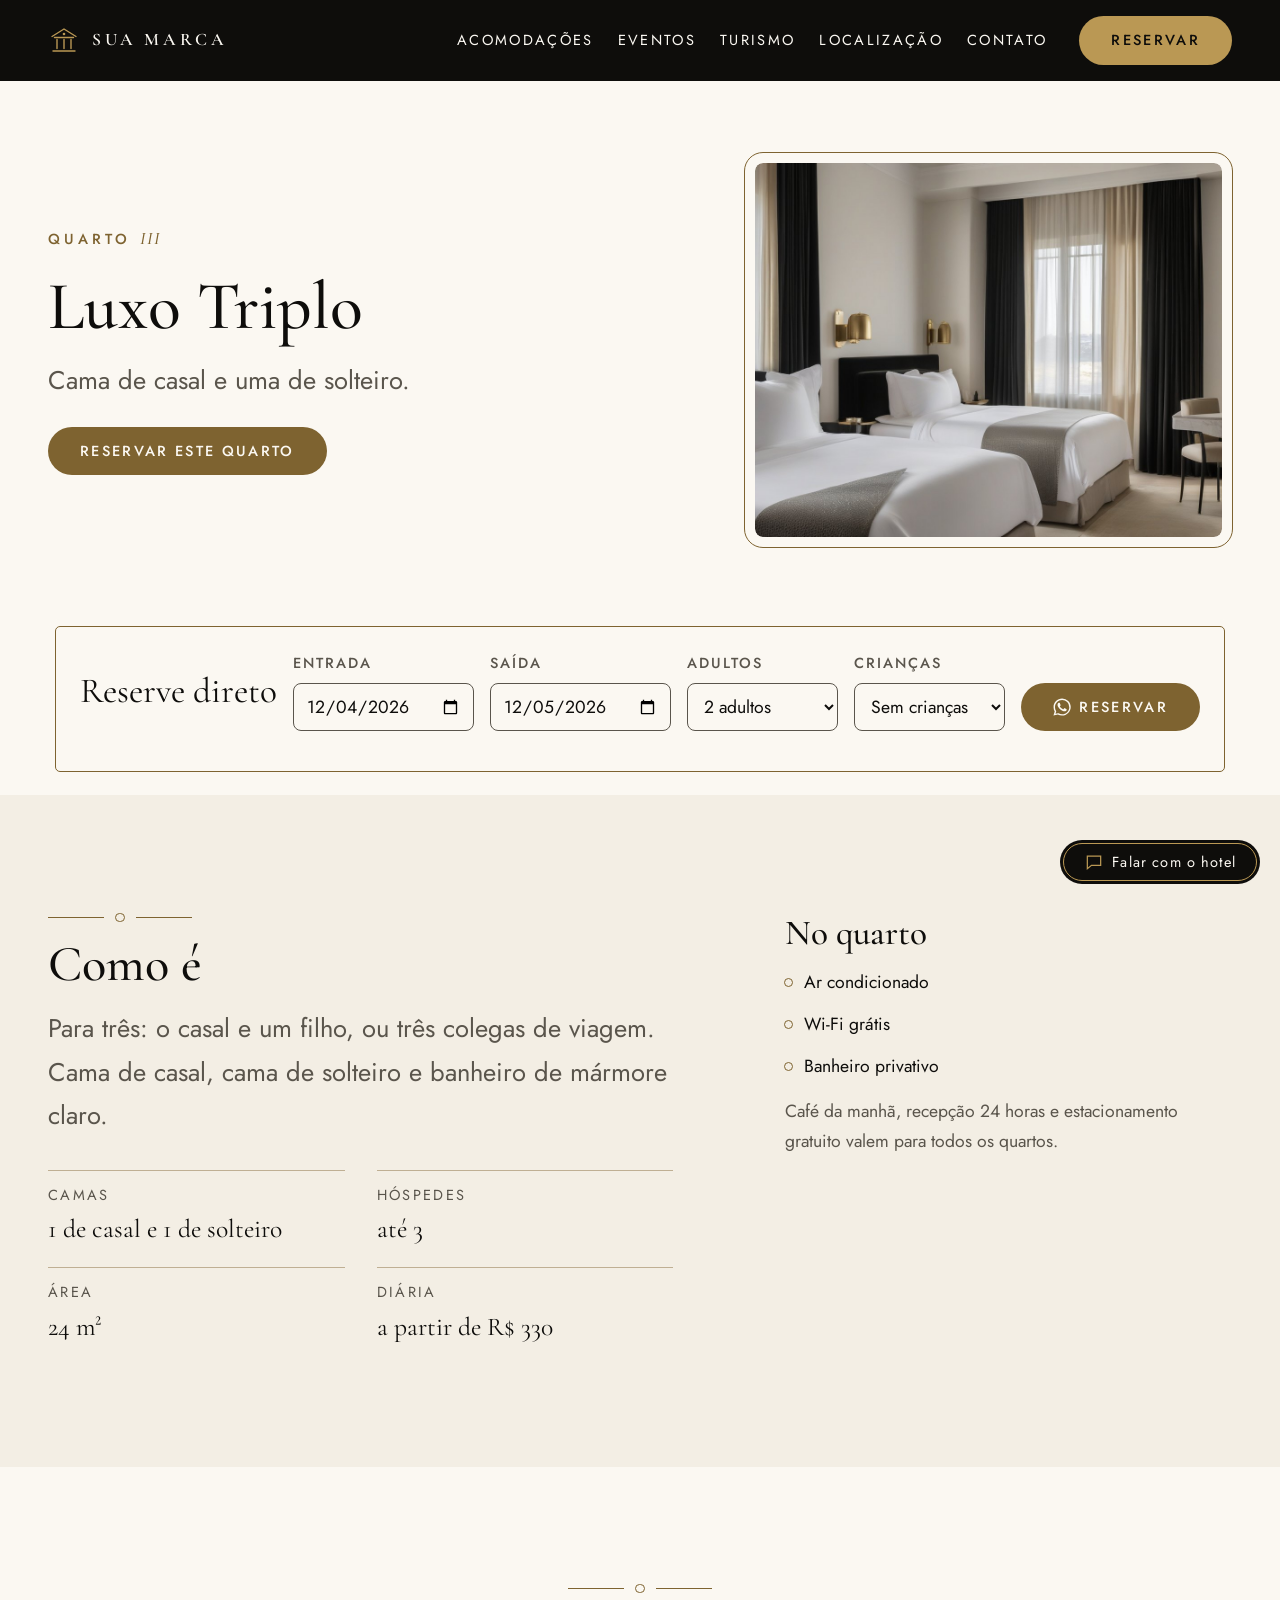
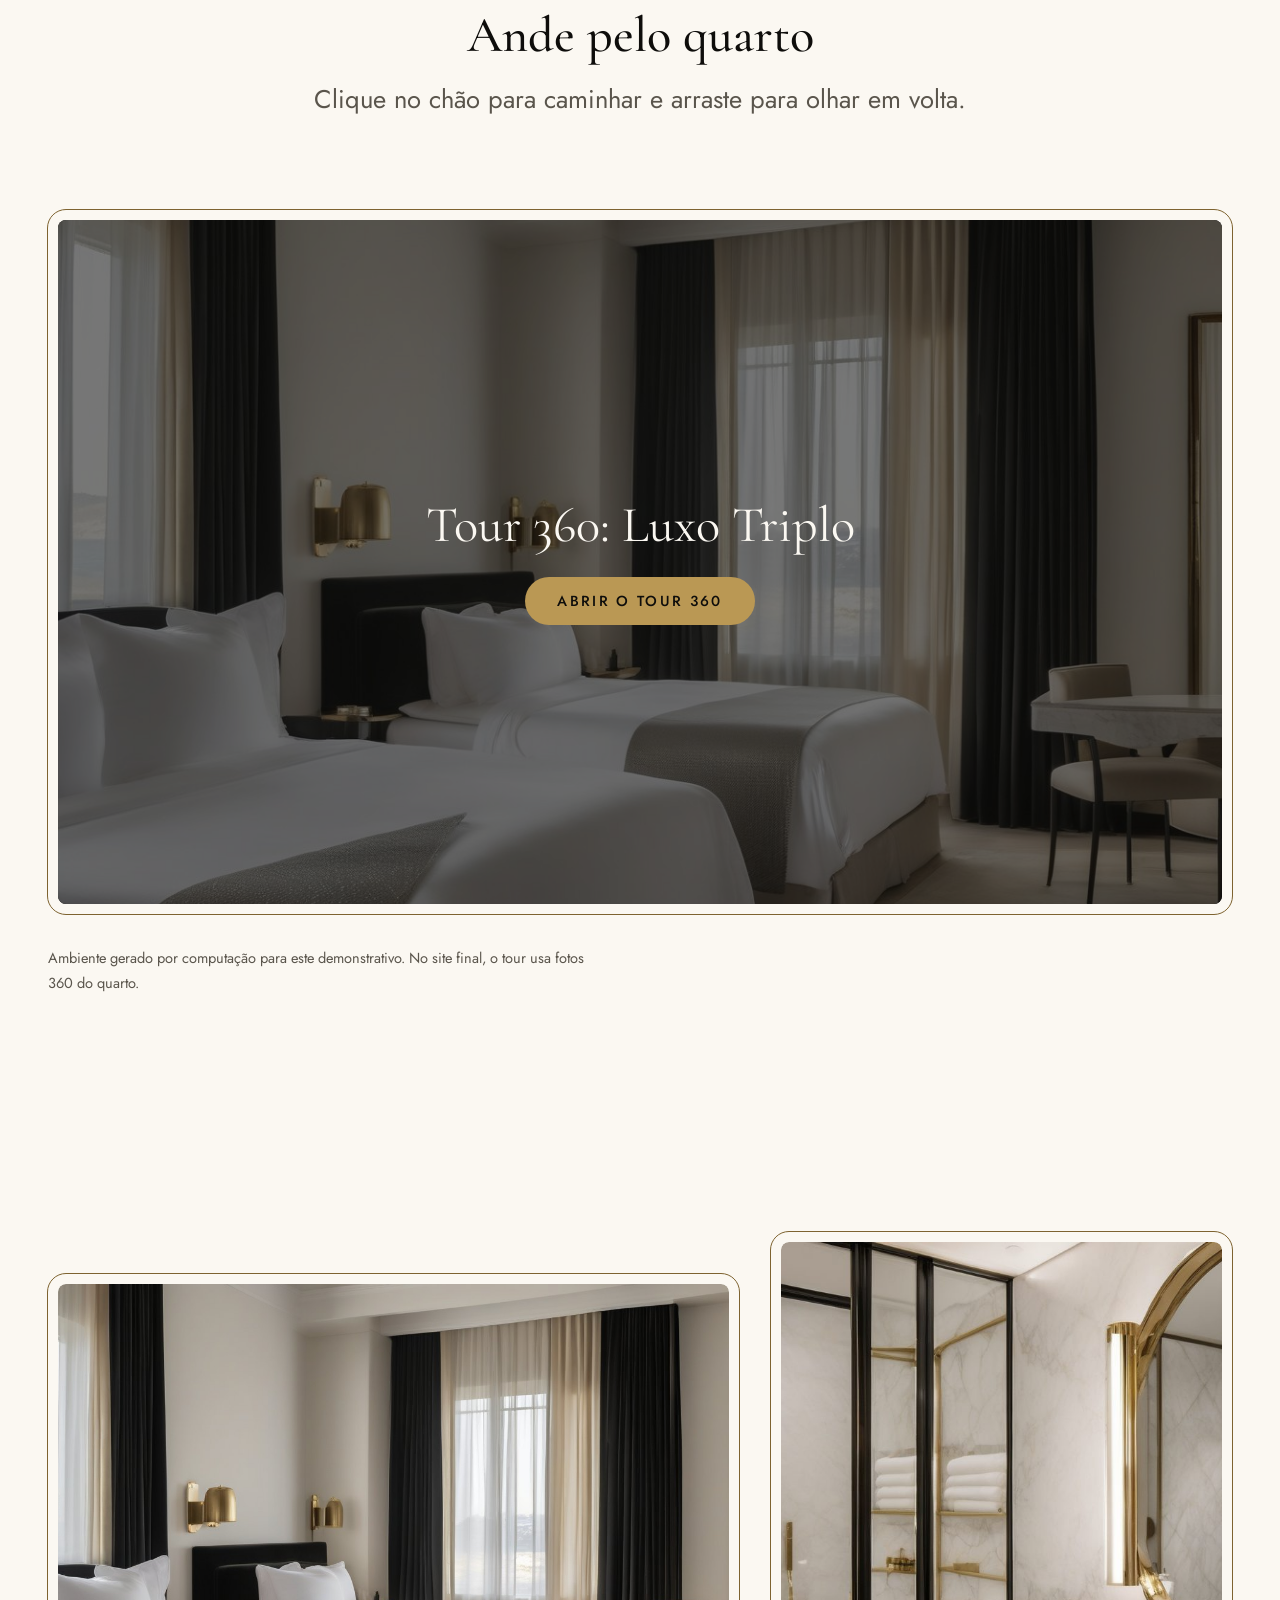
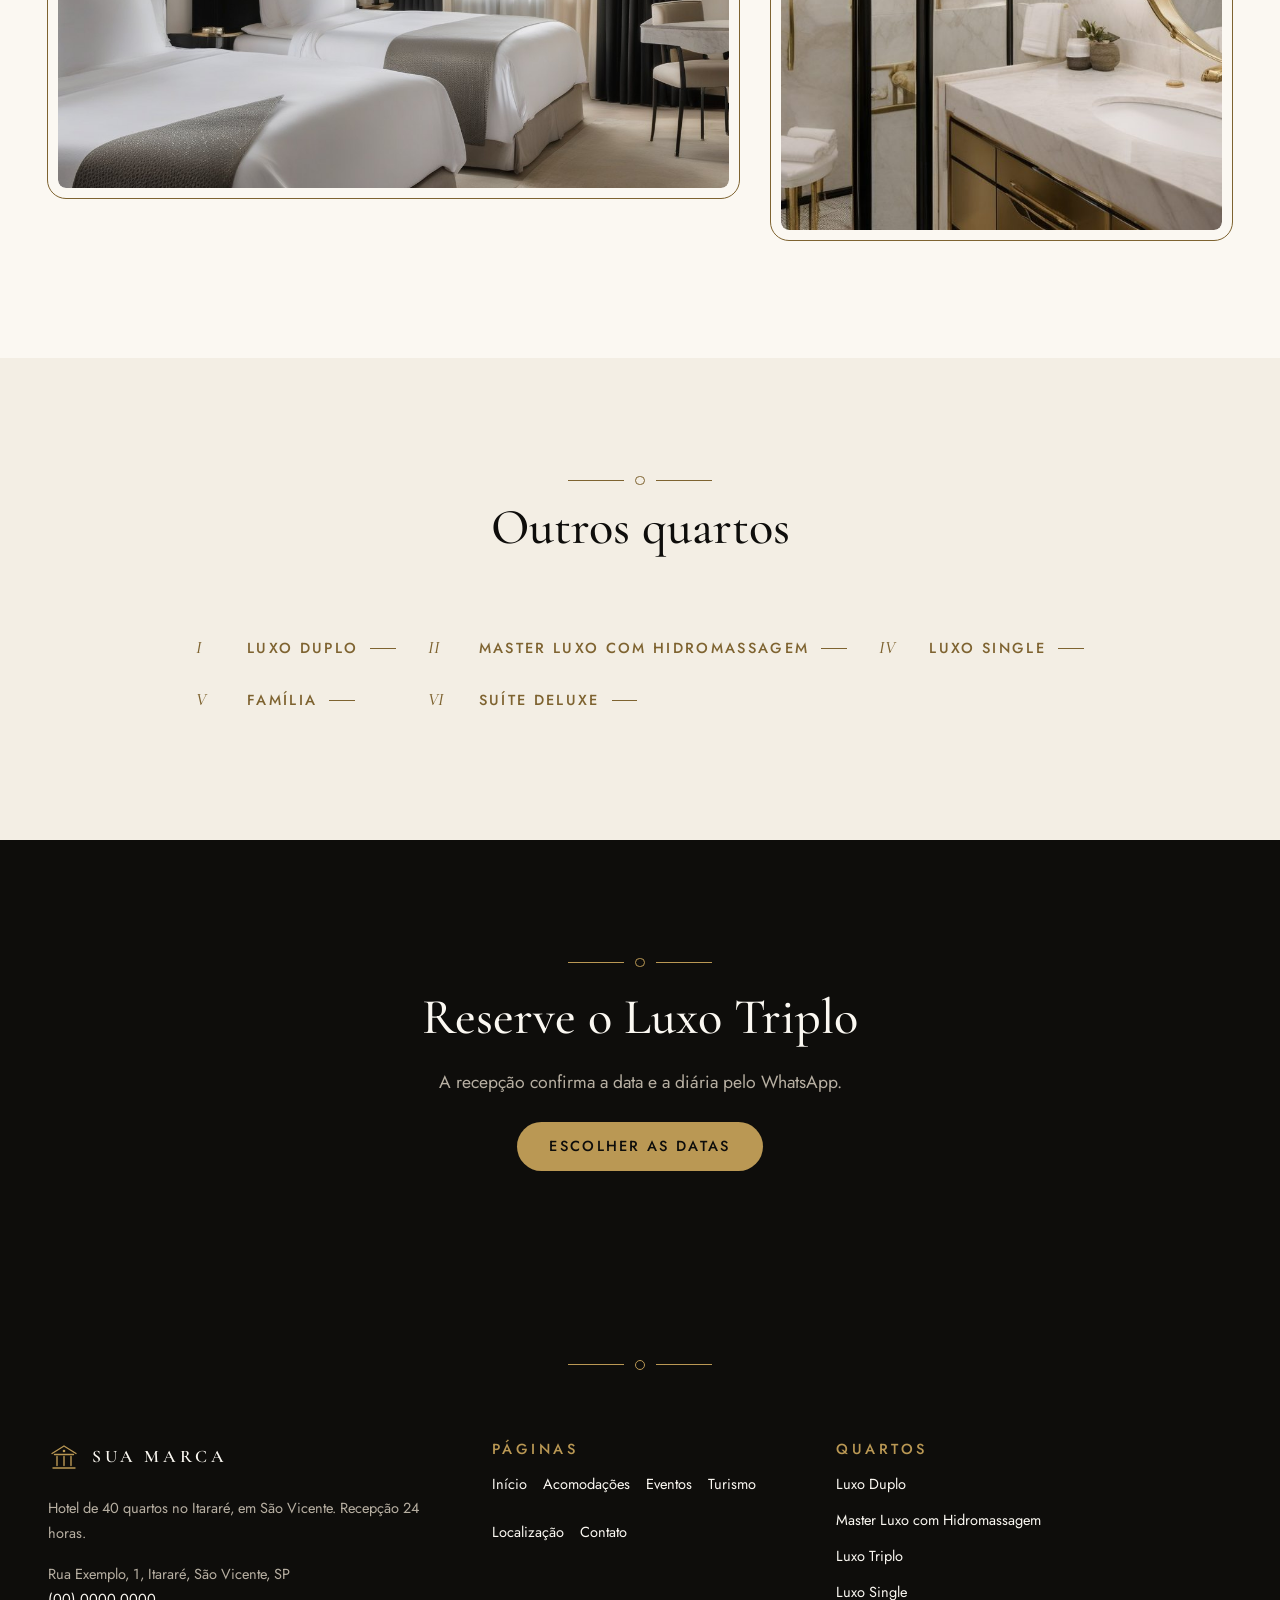
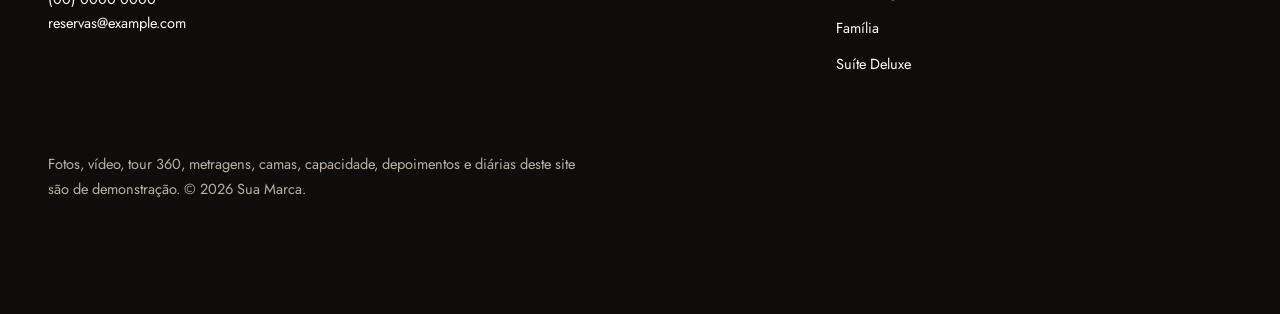
<file: triplo.html>
<!doctype html>
<html lang="pt-BR">
<head>
<meta charset="utf-8">
<meta name="viewport" content="width=device-width, initial-scale=1">
<title>Luxo Triplo: quarto no Itararé, em São Vicente | Sua Marca</title>
<meta name="description" content="Quarto Luxo Triplo no hotel do Itararé, em São Vicente: Cama de casal e uma de solteiro. Tour 360 e reserva pelo WhatsApp.">
<link rel="canonical" href="https://lugusofficial.github.io/hotel-boutique-sao-vicente/triplo.html">
<meta property="og:type" content="website">
<meta property="og:site_name" content="Sua Marca">
<meta property="og:title" content="Luxo Triplo: quarto no Itararé, em São Vicente | Sua Marca">
<meta property="og:description" content="Quarto Luxo Triplo no hotel do Itararé, em São Vicente: Cama de casal e uma de solteiro. Tour 360 e reserva pelo WhatsApp.">
<meta property="og:url" content="https://lugusofficial.github.io/hotel-boutique-sao-vicente/triplo.html">
<meta property="og:image" content="assets/fachada.jpg">
<meta name="twitter:card" content="summary_large_image">
<meta name="theme-color" content="#0e0d0b">
<link rel="icon" href="assets/favicon.svg" type="image/svg+xml">
<link rel="preconnect" href="https://fonts.googleapis.com">
<link rel="preconnect" href="https://fonts.gstatic.com" crossorigin>
<link rel="stylesheet" href="https://fonts.googleapis.com/css2?family=Cormorant+Garamond:ital,wght@0,500;0,600;1,500&family=Jost:wght@400;500&display=swap">
<link rel="stylesheet" href="css/tokens.css?v=b8152041">
<link rel="stylesheet" href="css/base.css?v=050fb767">
<link rel="stylesheet" href="css/site.css?v=34524e90">
<script type="application/ld+json">{"@context": "https://schema.org", "@type": "Hotel", "name": "Sua Marca", "description": "Hotel de 40 quartos no Itararé, em São Vicente, a 300 m do Teleférico.", "url": "https://lugusofficial.github.io/hotel-boutique-sao-vicente/", "telephone": "+0000000000", "email": "reservas@example.com", "numberOfRooms": 40, "address": {"@type": "PostalAddress", "streetAddress": "Rua Exemplo, 1", "addressLocality": "São Vicente", "addressRegion": "SP", "addressCountry": "BR"}, "availableLanguage": ["pt-BR", "en"], "amenityFeature": [{"@type": "LocationFeatureSpecification", "name": "Ar condicionado", "value": true}, {"@type": "LocationFeatureSpecification", "name": "Wi-Fi grátis", "value": true}, {"@type": "LocationFeatureSpecification", "name": "Restaurante", "value": true}, {"@type": "LocationFeatureSpecification", "name": "Recepção 24 horas", "value": true}, {"@type": "LocationFeatureSpecification", "name": "Estacionamento gratuito", "value": true}, {"@type": "LocationFeatureSpecification", "name": "Café da manhã", "value": true}]}</script>
<script type="module" src="js/tour.js?v=59a9ff1e"></script>
<script src="js/main.js?v=f9b990c0" defer></script>
<script src="js/atendente.js?v=69b17337" defer></script>
</head>
<body>
<a class="skip-link" href="#main">Pular para o conteúdo</a>
<header class="site-header">
  <div class="container site-header__inner">
    <a class="brand" href="index.html" aria-label="Sua Marca, página inicial"><svg viewBox="0 0 32 32" aria-hidden="true" focusable="false"><path d="M4 12.5L16 5l12 7.5M6.5 13.5h19M9 15.5v9M16 15.5v9M23 15.5v9M5 27h22" fill="none" stroke="#ba9854" stroke-width="1.4" stroke-linecap="round" stroke-linejoin="round"/><circle cx="16" cy="10" r="1.3" fill="#ba9854"/></svg><span>Sua Marca</span></a>
    <button class="nav-toggle" type="button" aria-expanded="false" aria-controls="site-nav">
      <svg class="icon icon--menu" viewBox="0 0 24 24" aria-hidden="true" focusable="false"><path d="M4 7h16M4 12h16M4 17h16"/></svg>
      <svg class="icon icon--close" viewBox="0 0 24 24" aria-hidden="true" focusable="false" hidden><path d="M6 6l12 12M18 6L6 18"/></svg>
      <span class="visually-hidden">Menu</span>
    </button>
    <nav class="site-nav" id="site-nav" aria-label="Principal" data-open="false">
      <ul><li><a href="acomodacoes.html">Acomodações</a></li><li><a href="eventos.html">Eventos</a></li><li><a href="turismo.html">Turismo</a></li><li><a href="localizacao.html">Localização</a></li><li><a href="contato.html">Contato</a></li></ul>
      <a class="btn btn--primary" href="#reservar">Reservar</a>
    </nav>
  </div>
</header>
<main id="main">
  <section class="topo hero">
    <div class="container">
      <div class="stack">
        <p class="kicker">Quarto <span class="kicker__num">III</span></p>
        <h1>Luxo Triplo</h1>
        <p class="lead">Cama de casal e uma de solteiro.</p>
        <div class="cluster"><a class="btn btn--primary" href="#reservar">Reservar este quarto</a></div>
      </div>
      <div class="moldura"><img src="assets/triplo-1.jpg" alt="Quarto Luxo Triplo com duas camas de roupa branca e manta cinza, cortinas pretas e mesa com cadeira junto à janela" width="1216" height="832" decoding="async"></div>
    </div>
  </section>

<div class="reserva" id="reservar">
  <form class="container reserva__form" action="contato.html" method="get" data-reserva data-whatsapp="https://wa.me/0000000000" data-quarto="Luxo Triplo">
    <p class="reserva__titulo">Reserve direto</p>
    <div class="field"><label for="r-entrada">Entrada</label><input id="r-entrada" name="entrada" type="date" required></div>
    <div class="field"><label for="r-saida">Saída</label><input id="r-saida" name="saida" type="date" required></div>
    <div class="field"><label for="r-adultos">Adultos</label><select id="r-adultos" name="adultos"><option value="1">1 adulto</option><option value="2" selected>2 adultos</option><option value="3">3 adultos</option><option value="4">4 adultos</option></select></div>
    <div class="field"><label for="r-criancas">Crianças</label><select id="r-criancas" name="criancas"><option value="0" selected>Sem crianças</option><option value="1">1 criança</option><option value="2">2 crianças</option><option value="3">3 crianças</option></select></div>
    <button class="btn btn--primary" type="submit"><svg class="icon icon--wa" viewBox="0 0 24 24" aria-hidden="true" focusable="false"><path d="M17.47 14.38c-.3-.15-1.76-.87-2.03-.97-.27-.1-.47-.15-.67.15-.2.3-.77.97-.94 1.17-.17.2-.35.22-.65.07-.3-.15-1.26-.46-2.4-1.48-.89-.79-1.49-1.77-1.66-2.07-.17-.3-.02-.46.13-.61.13-.13.3-.35.45-.52.15-.17.2-.3.3-.5.1-.2.05-.37-.02-.52-.07-.15-.67-1.62-.92-2.22-.24-.58-.49-.5-.67-.51h-.57c-.2 0-.52.07-.8.37-.27.3-1.04 1.02-1.04 2.48s1.07 2.88 1.21 3.08c.15.2 2.1 3.2 5.08 4.49.71.31 1.26.49 1.69.63.71.23 1.36.2 1.87.12.57-.09 1.76-.72 2.01-1.41.25-.7.25-1.29.17-1.41-.07-.13-.27-.2-.57-.35zM12.05 21.5h-.01a9.4 9.4 0 0 1-4.79-1.31l-.34-.2-3.56.93.95-3.47-.22-.36a9.38 9.38 0 0 1-1.44-5.01c0-5.19 4.23-9.41 9.42-9.41a9.36 9.36 0 0 1 6.66 2.76 9.35 9.35 0 0 1 2.75 6.66c0 5.19-4.23 9.41-9.42 9.41zm8.02-17.43A11.27 11.27 0 0 0 12.05.75C5.8.75.72 5.83.72 12.08c0 2 .52 3.95 1.52 5.66L.62 23.25l5.65-1.48a11.3 11.3 0 0 0 5.78 1.48h.01c6.25 0 11.33-5.08 11.33-11.33 0-3.03-1.18-5.87-3.32-8.01z"/></svg>Reservar</button>
    <p class="reserva__status" role="status" data-reserva-status></p>
  </form>
</div>

  <section class="section faixa--pedra">
    <div class="container dupla dupla--texto">
      <div class="stack">
        <div class="filete" aria-hidden="true"><span></span></div>
        <h2>Como é</h2>
        <p class="lead">Para três: o casal e um filho, ou três colegas de viagem. Cama de casal, cama de solteiro e banheiro de mármore claro.</p>
        <dl class="ficha">
          <div><dt>Camas</dt><dd>1 de casal e 1 de solteiro</dd></div>
          <div><dt>Hóspedes</dt><dd>até 3</dd></div>
          <div><dt>Área</dt><dd>24 m²</dd></div>
          <div><dt>Diária</dt><dd>a partir de R$ 330</dd></div>
        </dl>
      </div>
      <div class="stack">
        <h3>No quarto</h3>
        <ul class="comodidades"><li>Ar condicionado</li><li>Wi-Fi grátis</li><li>Banheiro privativo</li></ul>
        <p class="muted">Café da manhã, recepção 24 horas e estacionamento gratuito valem para todos os quartos.</p>
      </div>
    </div>
  </section>

  <section class="section" aria-labelledby="tour-titulo">
    <div class="container tour" data-tour>
      <div class="cabeca cabeca--centro"><div class="filete" aria-hidden="true"><span></span></div><h2 id="tour-titulo">Ande pelo quarto</h2><p class="lead">Clique no chão para caminhar e arraste para olhar em volta.</p></div>
      <div class="tour__palco" data-tour-palco tabindex="0" aria-label="Tour 360 do quarto Luxo Triplo. Setas ou W A S D andam e giram.">
        <canvas aria-hidden="true"></canvas>
        <div class="tour__portas" data-tour-portas></div>
        <p class="tour__onde" data-tour-onde>Luxo Triplo</p>
        <div class="tour__controles">
          <button type="button" data-tour-mov="frente:1" aria-label="Andar para frente"><svg class="icon" viewBox="0 0 24 24" aria-hidden="true" focusable="false"><path d="M12 19V5M6 11l6-6 6 6"/></svg></button>
          <button type="button" data-tour-tela aria-label="Tela cheia"><svg class="icon" viewBox="0 0 24 24" aria-hidden="true" focusable="false"><path d="M4 9V4h5M20 9V4h-5M4 15v5h5M20 15v5h-5"/></svg></button>
          <button type="button" data-tour-mov="giro:-1" aria-label="Girar para a esquerda"><svg class="icon" viewBox="0 0 24 24" aria-hidden="true" focusable="false"><path d="M15 6l-6 6 6 6"/></svg></button>
          <button type="button" data-tour-mov="frente:-1" aria-label="Andar para trás"><svg class="icon" viewBox="0 0 24 24" aria-hidden="true" focusable="false"><path d="M12 5v14M6 13l6 6 6-6"/></svg></button>
          <button type="button" data-tour-mov="giro:1" aria-label="Girar para a direita"><svg class="icon" viewBox="0 0 24 24" aria-hidden="true" focusable="false"><path d="M9 6l6 6-6 6"/></svg></button>
        </div>
        <div class="tour__veu" data-tour-veu aria-hidden="true"></div>
        <div class="tour__capa">
          <img src="assets/triplo-1.jpg" alt="Quarto Luxo Triplo com duas camas de roupa branca e manta cinza, cortinas pretas e mesa com cadeira junto à janela" width="1216" height="832" loading="lazy" decoding="async">
          <div>
            <p>Tour 360: Luxo Triplo</p>
            <button class="btn btn--primary" type="button" data-tour-entrar>Abrir o tour 360</button>
          </div>
        </div>
      </div>
      <p class="visually-hidden" role="status" data-tour-status></p>
      <p class="tour__aviso" data-tour-aviso hidden>O tour não abriu neste navegador. As fotos e a descrição estão nesta página.</p>
      <p class="tour__dica">Ambiente gerado por computação para este demonstrativo. No site final, o tour usa fotos 360 do quarto.</p>
    </div>
  </section>
<script type="application/json" id="tour-dados">{"inicio": "triplo", "nos": {"triplo": {"nome": "Luxo Triplo", "olhar": 0, "andar": 1.2, "dica": "Clique no chão para andar.", "links": [], "img": "assets/tour/triplo.jpg", "dist": "assets/tour/triplo-d.png"}}}</script>

  <section class="section">
    <div class="container">
      <h2 class="visually-hidden">Fotos</h2>
      <div class="galeria" data-reveal-filhos>
        <div class="moldura"><img src="assets/triplo-1.jpg" alt="Quarto Luxo Triplo com duas camas de roupa branca e manta cinza, cortinas pretas e mesa com cadeira junto à janela" width="1216" height="832" loading="lazy" decoding="async"></div>
        <div class="moldura"><img src="assets/luxo-duplo-2.jpg" alt="Banheiro de mármore claro com box de vidro e metais dourados" width="1216" height="832" loading="lazy" decoding="async"></div>
      </div>
    </div>
  </section>

  <section class="section faixa--pedra">
    <div class="container">
      <div class="cabeca cabeca--centro"><div class="filete" aria-hidden="true"><span></span></div><h2>Outros quartos</h2></div>
      <ul class="outros"><li><a class="link-seta" href="luxo-duplo.html"><span class="outros__num" aria-hidden="true">I</span>Luxo Duplo</a></li><li><a class="link-seta" href="master.html"><span class="outros__num" aria-hidden="true">II</span>Master Luxo com Hidromassagem</a></li><li><a class="link-seta" href="single.html"><span class="outros__num" aria-hidden="true">IV</span>Luxo Single</a></li><li><a class="link-seta" href="familia.html"><span class="outros__num" aria-hidden="true">V</span>Família</a></li><li><a class="link-seta" href="suite.html"><span class="outros__num" aria-hidden="true">VI</span>Suíte Deluxe</a></li></ul>
    </div>
  </section>

  <section class="section chamada faixa--preta">
    <div class="container">
      <div class="filete" aria-hidden="true"><span></span></div>
      <h2>Reserve o Luxo Triplo</h2>
      <p>A recepção confirma a data e a diária pelo WhatsApp.</p>
      <a class="btn btn--primary" href="#reservar">Escolher as datas</a>
    </div>
  </section>
</main>

<div class="atendente" data-atendente data-whatsapp="https://wa.me/0000000000" hidden>
  <button class="atendente__abrir" type="button" data-atendente-abrir aria-expanded="false" aria-controls="atendente-painel">
    <svg class="atendente__icone" viewBox="0 0 24 24" aria-hidden="true" focusable="false"><path d="M4 5h16v11H9l-5 4z"/></svg>
    <span>Falar com o hotel</span>
  </button>
  <div class="atendente__painel" id="atendente-painel" role="dialog" aria-labelledby="atendente-titulo" data-atendente-painel hidden>
    <div class="atendente__topo">
      <p class="atendente__titulo" id="atendente-titulo">Atendente de demonstração</p>
      <button class="atendente__fechar" type="button" data-atendente-fechar>
        <svg class="icon" viewBox="0 0 24 24" aria-hidden="true" focusable="false"><path d="M6 6l12 12M18 6L6 18"/></svg>
        <span class="visually-hidden">Fechar a conversa</span>
      </button>
    </div>
    <ol class="atendente__mensagens" data-atendente-mensagens aria-live="polite"></ol>
    <ul class="atendente__chips" data-atendente-chips></ul>
    <form class="atendente__form" data-atendente-form>
      <label class="visually-hidden" for="atendente-texto">Sua mensagem</label>
      <input id="atendente-texto" type="text" autocomplete="off" maxlength="200" placeholder="Pergunte sobre quartos ou diárias">
      <button class="atendente__enviar" type="submit">Enviar</button>
    </form>
    <p class="atendente__aviso">Respostas automáticas de demonstração. Para reservar, a conversa segue no WhatsApp.</p>
  </div>
</div>
<footer class="site-footer">
  <div class="container">
    <div class="filete" aria-hidden="true"><span></span></div>
    <div class="rodape">
      <div class="stack">
        <a class="brand" href="index.html" aria-label="Sua Marca, página inicial"><svg viewBox="0 0 32 32" aria-hidden="true" focusable="false"><path d="M4 12.5L16 5l12 7.5M6.5 13.5h19M9 15.5v9M16 15.5v9M23 15.5v9M5 27h22" fill="none" stroke="#ba9854" stroke-width="1.4" stroke-linecap="round" stroke-linejoin="round"/><circle cx="16" cy="10" r="1.3" fill="#ba9854"/></svg><span>Sua Marca</span></a>
        <p>Hotel de 40 quartos no Itararé, em São Vicente. Recepção 24 horas.</p>
        <p>Rua Exemplo, 1, Itararé, São Vicente, SP<br><a href="tel:+0000000000">(00) 0000 0000</a><br><a href="mailto:reservas@example.com">reservas@example.com</a></p>
      </div>
      <nav aria-label="Rodapé">
        <h2>Páginas</h2>
        <ul><li><a href="index.html">Início</a></li><li><a href="acomodacoes.html">Acomodações</a></li><li><a href="eventos.html">Eventos</a></li><li><a href="turismo.html">Turismo</a></li><li><a href="localizacao.html">Localização</a></li><li><a href="contato.html">Contato</a></li></ul>
      </nav>
      <div>
        <h2>Quartos</h2>
        <ul><li><a href="luxo-duplo.html">Luxo Duplo</a></li><li><a href="master.html">Master Luxo com Hidromassagem</a></li><li><a href="triplo.html">Luxo Triplo</a></li><li><a href="single.html">Luxo Single</a></li><li><a href="familia.html">Família</a></li><li><a href="suite.html">Suíte Deluxe</a></li></ul>
      </div>
    </div>
    <p class="rodape__fim">Fotos, vídeo, tour 360, metragens, camas, capacidade, depoimentos e diárias deste site são de demonstração. © <span data-year>2026</span> Sua Marca.</p>
  </div>
</footer>
</body>
</html>
</file>
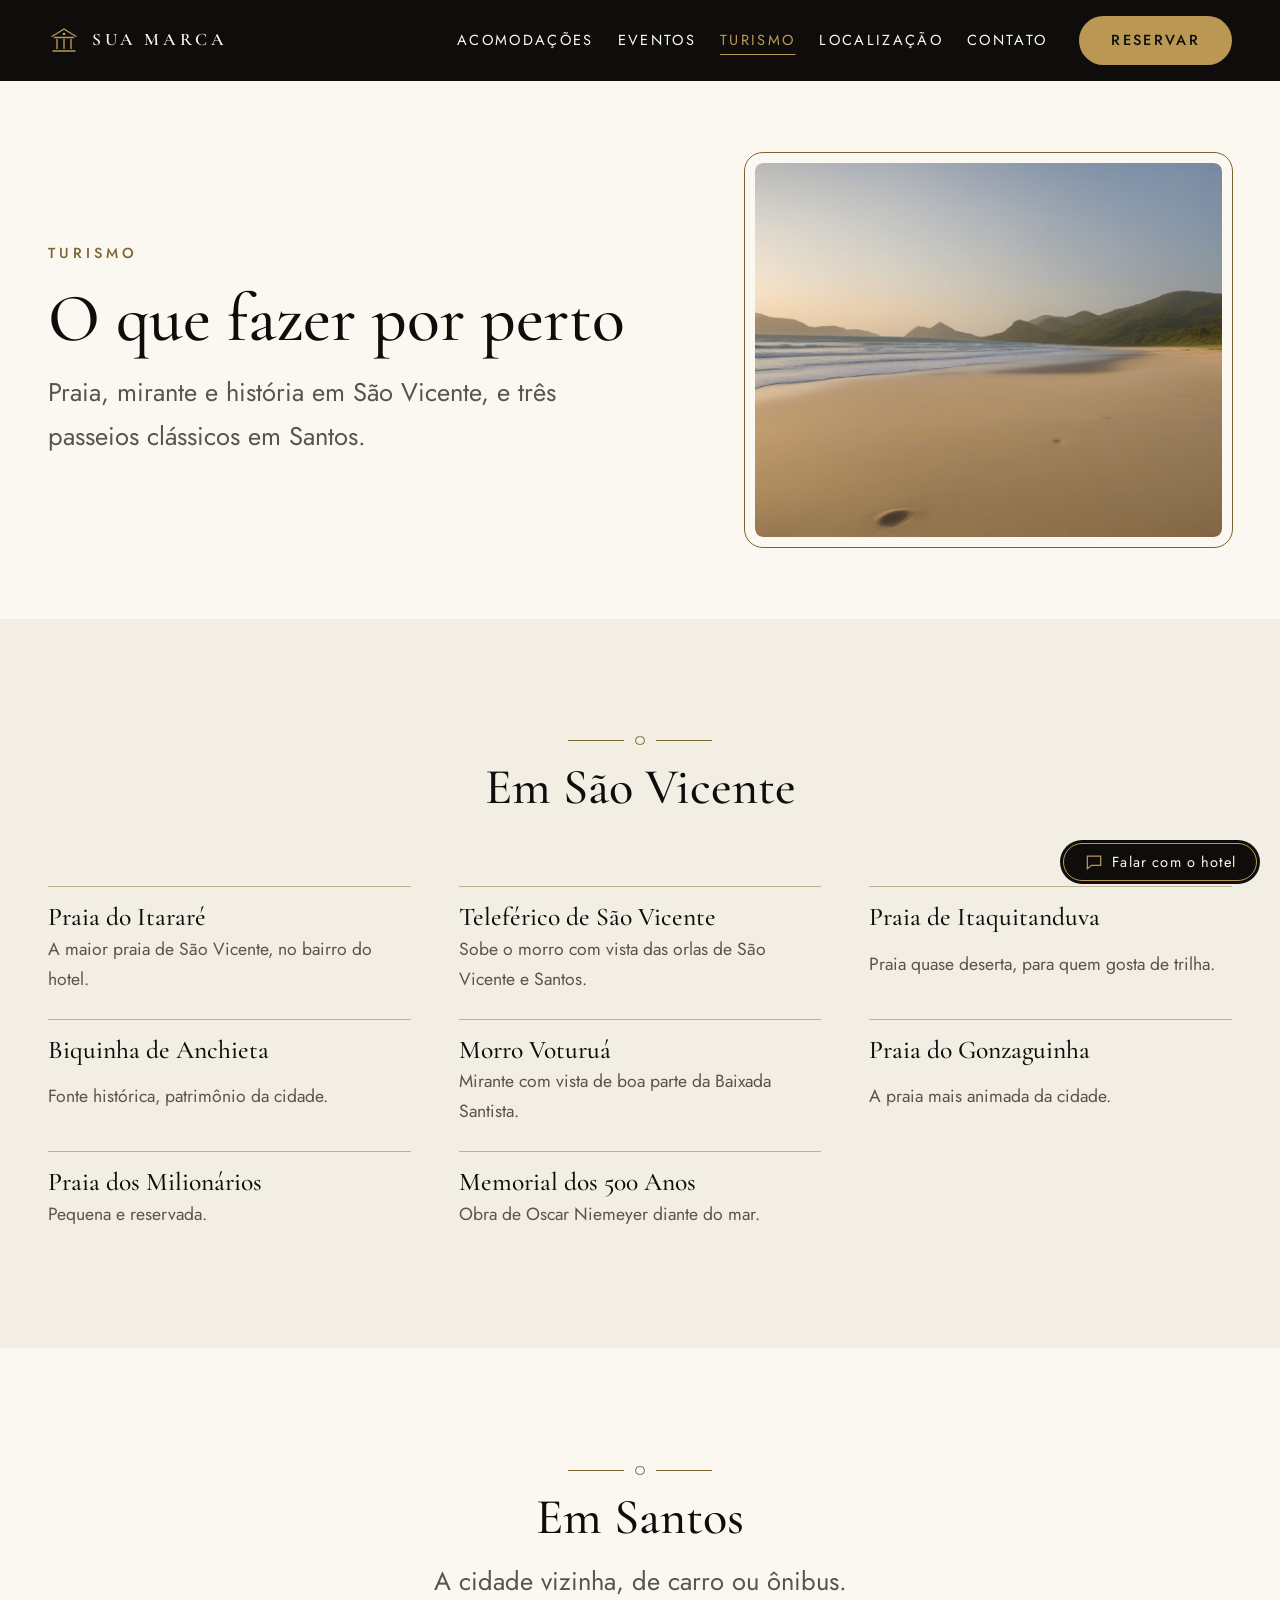
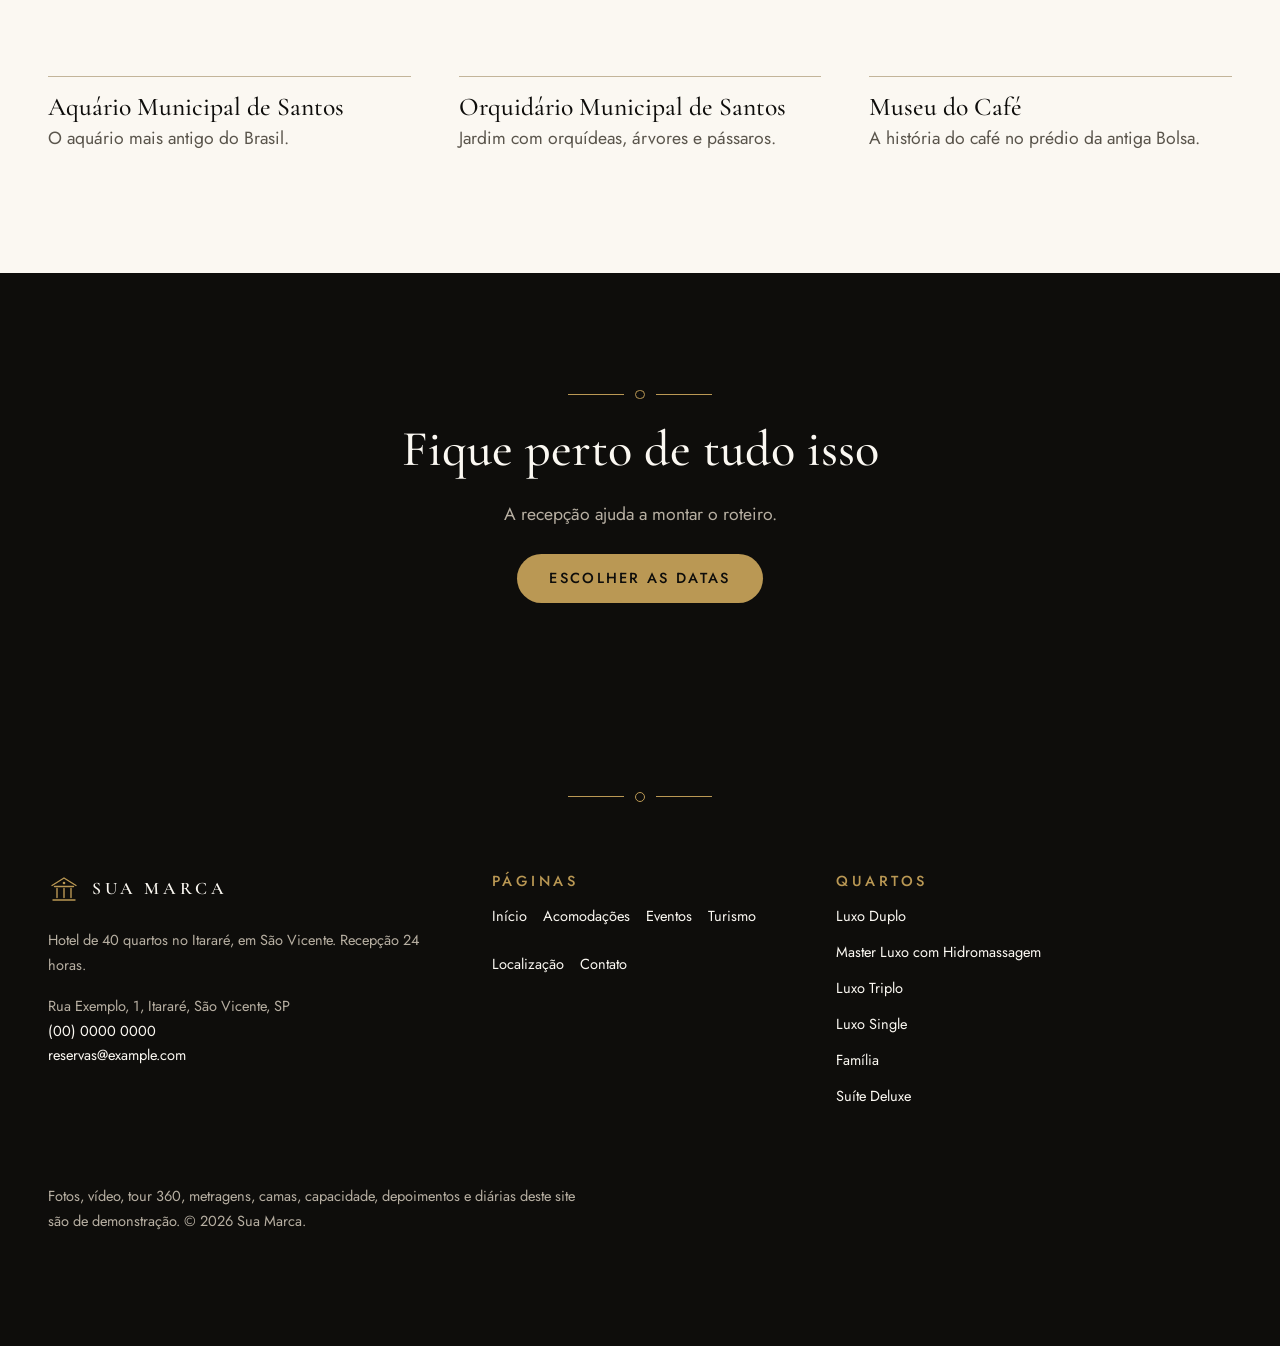
<file: turismo.html>
<!doctype html>
<html lang="pt-BR">
<head>
<meta charset="utf-8">
<meta name="viewport" content="width=device-width, initial-scale=1">
<title>Turismo em São Vicente e Santos | Sua Marca</title>
<meta name="description" content="Praia do Itararé, Teleférico, Itaquitanduva, Biquinha, Morro Voturuá, Memorial dos 500 Anos, Aquário, Orquidário e Museu do Café, perto do hotel no Itararé.">
<link rel="canonical" href="https://lugusofficial.github.io/hotel-boutique-sao-vicente/turismo.html">
<meta property="og:type" content="website">
<meta property="og:site_name" content="Sua Marca">
<meta property="og:title" content="Turismo em São Vicente e Santos | Sua Marca">
<meta property="og:description" content="Praia do Itararé, Teleférico, Itaquitanduva, Biquinha, Morro Voturuá, Memorial dos 500 Anos, Aquário, Orquidário e Museu do Café, perto do hotel no Itararé.">
<meta property="og:url" content="https://lugusofficial.github.io/hotel-boutique-sao-vicente/turismo.html">
<meta property="og:image" content="assets/fachada.jpg">
<meta name="twitter:card" content="summary_large_image">
<meta name="theme-color" content="#0e0d0b">
<link rel="icon" href="assets/favicon.svg" type="image/svg+xml">
<link rel="preconnect" href="https://fonts.googleapis.com">
<link rel="preconnect" href="https://fonts.gstatic.com" crossorigin>
<link rel="stylesheet" href="https://fonts.googleapis.com/css2?family=Cormorant+Garamond:ital,wght@0,500;0,600;1,500&family=Jost:wght@400;500&display=swap">
<link rel="stylesheet" href="css/tokens.css?v=b8152041">
<link rel="stylesheet" href="css/base.css?v=050fb767">
<link rel="stylesheet" href="css/site.css?v=34524e90">
<script type="application/ld+json">{"@context": "https://schema.org", "@type": "Hotel", "name": "Sua Marca", "description": "Hotel de 40 quartos no Itararé, em São Vicente, a 300 m do Teleférico.", "url": "https://lugusofficial.github.io/hotel-boutique-sao-vicente/", "telephone": "+0000000000", "email": "reservas@example.com", "numberOfRooms": 40, "address": {"@type": "PostalAddress", "streetAddress": "Rua Exemplo, 1", "addressLocality": "São Vicente", "addressRegion": "SP", "addressCountry": "BR"}, "availableLanguage": ["pt-BR", "en"], "amenityFeature": [{"@type": "LocationFeatureSpecification", "name": "Ar condicionado", "value": true}, {"@type": "LocationFeatureSpecification", "name": "Wi-Fi grátis", "value": true}, {"@type": "LocationFeatureSpecification", "name": "Restaurante", "value": true}, {"@type": "LocationFeatureSpecification", "name": "Recepção 24 horas", "value": true}, {"@type": "LocationFeatureSpecification", "name": "Estacionamento gratuito", "value": true}, {"@type": "LocationFeatureSpecification", "name": "Café da manhã", "value": true}]}</script>
<script src="js/main.js?v=f9b990c0" defer></script>
<script src="js/atendente.js?v=69b17337" defer></script>
</head>
<body>
<a class="skip-link" href="#main">Pular para o conteúdo</a>
<header class="site-header">
  <div class="container site-header__inner">
    <a class="brand" href="index.html" aria-label="Sua Marca, página inicial"><svg viewBox="0 0 32 32" aria-hidden="true" focusable="false"><path d="M4 12.5L16 5l12 7.5M6.5 13.5h19M9 15.5v9M16 15.5v9M23 15.5v9M5 27h22" fill="none" stroke="#ba9854" stroke-width="1.4" stroke-linecap="round" stroke-linejoin="round"/><circle cx="16" cy="10" r="1.3" fill="#ba9854"/></svg><span>Sua Marca</span></a>
    <button class="nav-toggle" type="button" aria-expanded="false" aria-controls="site-nav">
      <svg class="icon icon--menu" viewBox="0 0 24 24" aria-hidden="true" focusable="false"><path d="M4 7h16M4 12h16M4 17h16"/></svg>
      <svg class="icon icon--close" viewBox="0 0 24 24" aria-hidden="true" focusable="false" hidden><path d="M6 6l12 12M18 6L6 18"/></svg>
      <span class="visually-hidden">Menu</span>
    </button>
    <nav class="site-nav" id="site-nav" aria-label="Principal" data-open="false">
      <ul><li><a href="acomodacoes.html">Acomodações</a></li><li><a href="eventos.html">Eventos</a></li><li><a href="turismo.html" aria-current="page">Turismo</a></li><li><a href="localizacao.html">Localização</a></li><li><a href="contato.html">Contato</a></li></ul>
      <a class="btn btn--primary" href="index.html#reservar">Reservar</a>
    </nav>
  </div>
</header>
<main id="main">
  <section class="topo hero">
    <div class="container">
      <div class="stack">
        <p class="kicker">Turismo</p>
        <h1>O que fazer por perto</h1>
        <p class="lead">Praia, mirante e história em São Vicente, e três passeios clássicos em Santos.</p>
        
      </div>
      <div class="moldura"><img src="assets/praia.jpg" alt="Praia de areia clara com ondas e morros verdes ao fundo, no fim da tarde" width="1216" height="832" decoding="async"></div>
    </div>
  </section>

  <section class="section faixa--pedra">
    <div class="container">
      <div class="cabeca cabeca--centro"><div class="filete" aria-hidden="true"><span></span></div><h2>Em São Vicente</h2></div>
      <ul class="passeios" data-reveal-filhos><li><h3>Praia do Itararé</h3><p>A maior praia de São Vicente, no bairro do hotel.</p></li><li><h3>Teleférico de São Vicente</h3><p>Sobe o morro com vista das orlas de São Vicente e Santos.</p></li><li><h3>Praia de Itaquitanduva</h3><p>Praia quase deserta, para quem gosta de trilha.</p></li><li><h3>Biquinha de Anchieta</h3><p>Fonte histórica, patrimônio da cidade.</p></li><li><h3>Morro Voturuá</h3><p>Mirante com vista de boa parte da Baixada Santista.</p></li><li><h3>Praia do Gonzaguinha</h3><p>A praia mais animada da cidade.</p></li><li><h3>Praia dos Milionários</h3><p>Pequena e reservada.</p></li><li><h3>Memorial dos 500 Anos</h3><p>Obra de Oscar Niemeyer diante do mar.</p></li></ul>
    </div>
  </section>

  <section class="section">
    <div class="container">
      <div class="cabeca cabeca--centro"><div class="filete" aria-hidden="true"><span></span></div><h2>Em Santos</h2><p class="lead">A cidade vizinha, de carro ou ônibus.</p></div>
      <ul class="passeios" data-reveal-filhos><li><h3>Aquário Municipal de Santos</h3><p>O aquário mais antigo do Brasil.</p></li><li><h3>Orquidário Municipal de Santos</h3><p>Jardim com orquídeas, árvores e pássaros.</p></li><li><h3>Museu do Café</h3><p>A história do café no prédio da antiga Bolsa.</p></li></ul>
    </div>
  </section>

  <section class="section chamada faixa--preta">
    <div class="container">
      <div class="filete" aria-hidden="true"><span></span></div>
      <h2>Fique perto de tudo isso</h2>
      <p>A recepção ajuda a montar o roteiro.</p>
      <a class="btn btn--primary" href="index.html#reservar">Escolher as datas</a>
    </div>
  </section>
</main>

<div class="atendente" data-atendente data-whatsapp="https://wa.me/0000000000" hidden>
  <button class="atendente__abrir" type="button" data-atendente-abrir aria-expanded="false" aria-controls="atendente-painel">
    <svg class="atendente__icone" viewBox="0 0 24 24" aria-hidden="true" focusable="false"><path d="M4 5h16v11H9l-5 4z"/></svg>
    <span>Falar com o hotel</span>
  </button>
  <div class="atendente__painel" id="atendente-painel" role="dialog" aria-labelledby="atendente-titulo" data-atendente-painel hidden>
    <div class="atendente__topo">
      <p class="atendente__titulo" id="atendente-titulo">Atendente de demonstração</p>
      <button class="atendente__fechar" type="button" data-atendente-fechar>
        <svg class="icon" viewBox="0 0 24 24" aria-hidden="true" focusable="false"><path d="M6 6l12 12M18 6L6 18"/></svg>
        <span class="visually-hidden">Fechar a conversa</span>
      </button>
    </div>
    <ol class="atendente__mensagens" data-atendente-mensagens aria-live="polite"></ol>
    <ul class="atendente__chips" data-atendente-chips></ul>
    <form class="atendente__form" data-atendente-form>
      <label class="visually-hidden" for="atendente-texto">Sua mensagem</label>
      <input id="atendente-texto" type="text" autocomplete="off" maxlength="200" placeholder="Pergunte sobre quartos ou diárias">
      <button class="atendente__enviar" type="submit">Enviar</button>
    </form>
    <p class="atendente__aviso">Respostas automáticas de demonstração. Para reservar, a conversa segue no WhatsApp.</p>
  </div>
</div>
<footer class="site-footer">
  <div class="container">
    <div class="filete" aria-hidden="true"><span></span></div>
    <div class="rodape">
      <div class="stack">
        <a class="brand" href="index.html" aria-label="Sua Marca, página inicial"><svg viewBox="0 0 32 32" aria-hidden="true" focusable="false"><path d="M4 12.5L16 5l12 7.5M6.5 13.5h19M9 15.5v9M16 15.5v9M23 15.5v9M5 27h22" fill="none" stroke="#ba9854" stroke-width="1.4" stroke-linecap="round" stroke-linejoin="round"/><circle cx="16" cy="10" r="1.3" fill="#ba9854"/></svg><span>Sua Marca</span></a>
        <p>Hotel de 40 quartos no Itararé, em São Vicente. Recepção 24 horas.</p>
        <p>Rua Exemplo, 1, Itararé, São Vicente, SP<br><a href="tel:+0000000000">(00) 0000 0000</a><br><a href="mailto:reservas@example.com">reservas@example.com</a></p>
      </div>
      <nav aria-label="Rodapé">
        <h2>Páginas</h2>
        <ul><li><a href="index.html">Início</a></li><li><a href="acomodacoes.html">Acomodações</a></li><li><a href="eventos.html">Eventos</a></li><li><a href="turismo.html">Turismo</a></li><li><a href="localizacao.html">Localização</a></li><li><a href="contato.html">Contato</a></li></ul>
      </nav>
      <div>
        <h2>Quartos</h2>
        <ul><li><a href="luxo-duplo.html">Luxo Duplo</a></li><li><a href="master.html">Master Luxo com Hidromassagem</a></li><li><a href="triplo.html">Luxo Triplo</a></li><li><a href="single.html">Luxo Single</a></li><li><a href="familia.html">Família</a></li><li><a href="suite.html">Suíte Deluxe</a></li></ul>
      </div>
    </div>
    <p class="rodape__fim">Fotos, vídeo, tour 360, metragens, camas, capacidade, depoimentos e diárias deste site são de demonstração. © <span data-year>2026</span> Sua Marca.</p>
  </div>
</footer>
</body>
</html>
</file>
<file: css/tokens.css>
/* Tokens do demo: palacete contemporaneo. Preto profundo do logo nas faixas,
   marfim para ler, dourado champanhe #BA9854 so sobre o preto e uma versao
   escurecida dele (#7E6330, 5,3:1 no marfim) para o dourado sobre o claro. */
:root {
  --preto: #0e0d0b;
  --preto-2: #1c1a16;
  --marfim: #fbf8f2;
  --pedra: #f3eee4;
  --dourado: #ba9854;
  --dourado-escuro: #7e6330;
  --cinza: #5a554c;
  --cinza-claro: #b7afa2;

  --color-bg: var(--marfim);
  --color-text: var(--preto);
  --color-muted: var(--cinza);
  --color-surface: var(--pedra);
  --color-rule: var(--dourado-escuro);
  --color-accent: var(--dourado-escuro);
  --color-on-accent: var(--marfim);
  --color-focus: var(--dourado-escuro);

  --font-display: "Cormorant Garamond", "Garamond", "Times New Roman", serif;
  --font-body: "Jost", "Futura", system-ui, sans-serif;
  --weight-display: 500;
  --weight-display-strong: 600;
  --weight-body: 400;
  --weight-body-medium: 500;

  --step--1: clamp(0.86rem, 0.83rem + 0.1vw, 0.92rem);
  --step-0: clamp(1rem, 0.96rem + 0.2vw, 1.1rem);
  --step-1: clamp(1.3rem, 1.2rem + 0.5vw, 1.6rem);
  --step-2: clamp(1.6rem, 1.4rem + 1vw, 2.2rem);
  --step-3: clamp(2.1rem, 1.7rem + 1.8vw, 3.2rem);
  --step-4: clamp(2.6rem, 2rem + 2.8vw, 4.3rem);
  --step-5: clamp(3rem, 2.1rem + 4.2vw, 5.6rem);
  --leading-body: 1.7;
  --leading-tight: 1.08;
  --measure: 60ch;

  --space-1: 0.25rem;
  --space-2: 0.5rem;
  --space-3: 0.75rem;
  --space-4: 1rem;
  --space-5: 1.5rem;
  --space-6: 2rem;
  --space-7: 3rem;
  --space-8: 4.5rem;
  --space-9: 7rem;
  --gutter: 1.25rem;
  --container: 74rem;
  --section-gap: clamp(5rem, 3.4rem + 5vw, 8.5rem);

  --radius-sm: 8px;
  --radius-md: 12px;
  --radius-lg: 18px;
  --radius-pill: 999px;
  --moldura-afasta: 10px;
  --lento: 900ms;

  --sombra: 0 18px 48px color-mix(in srgb, var(--preto) 30%, transparent);
}
</file>
<file: css/base.css>
/* Generated by scaffold.py. Base layer: reset, typography, primitives. Do not duplicate these rules in site.css. */
*, *::before, *::after { box-sizing: border-box; }
* { margin: 0; }
html { -webkit-text-size-adjust: 100%; scroll-behavior: smooth; }
body {
  background: var(--color-bg);
  color: var(--color-text);
  font-family: var(--font-body);
  font-weight: var(--weight-body);
  font-size: var(--step-0);
  line-height: var(--leading-body);
  -webkit-font-smoothing: antialiased;
  overflow-wrap: anywhere;
}
img, svg, video { display: block; max-width: 100%; height: auto; }
img { border-radius: var(--radius-md); }
input, button, textarea, select { font: inherit; color: inherit; }
button { cursor: pointer; }
a { color: inherit; text-decoration-thickness: 1px; text-underline-offset: 0.15em; cursor: pointer; }
ul, ol { list-style: none; padding: 0; }
[hidden] { display: none !important; }
table { border-collapse: collapse; width: 100%; }
th, td { text-align: left; padding: var(--space-2) 0; vertical-align: top; }
hr, .rule { border: 0; border-top: 1px solid var(--color-rule); }

h1, h2, h3, h4 {
  font-family: var(--font-display);
  font-weight: var(--weight-display);
  line-height: var(--leading-tight);
  letter-spacing: -0.01em;
  text-wrap: balance;
}
h1 { font-size: var(--step-5); }
h2 { font-size: var(--step-3); }
h3 { font-size: var(--step-1); }
p, li, td, th, dd, dt, label, blockquote { max-width: var(--measure); }
.lead { font-size: var(--step-1); color: var(--color-muted); }
.muted { color: var(--color-muted); }
.label { font-size: var(--step--1); letter-spacing: 0.08em; text-transform: uppercase; color: var(--color-muted); }
.display { font-size: var(--step-4); font-family: var(--font-display); font-weight: var(--weight-display); line-height: var(--leading-tight); }

/* Layout primitives */
.container { width: min(100% - 2 * var(--gutter), var(--container)); margin-inline: auto; }
.container--narrow { max-width: 40rem; }
.container--wide { max-width: 90rem; }
.section { padding-block: var(--section-gap); }
.stack > * + * { margin-top: var(--space-4); }
.stack--lg > * + * { margin-top: var(--space-6); }
.stack--xl > * + * { margin-top: var(--space-8); }
.cluster { display: flex; flex-wrap: wrap; gap: var(--space-4); align-items: center; }
.split { display: grid; gap: var(--space-6); align-items: start; }
.grid { display: grid; gap: var(--space-6) var(--space-7); }
.media { border-radius: var(--radius-lg); overflow: hidden; }
.media img { border-radius: inherit; width: 100%; }
.surface { background: var(--color-surface); border-radius: var(--radius-lg); padding: var(--space-6); }
.numeral { font-family: var(--font-display); font-size: var(--step-4); line-height: 1; color: var(--color-muted); }
@media (min-width: 48em) {
  .split { grid-template-columns: repeat(2, minmax(0, 1fr)); gap: var(--space-8); }
  .split--wide-media { grid-template-columns: 5fr 7fr; }
  .split--wide-text { grid-template-columns: 7fr 5fr; }
  .grid--3 { grid-template-columns: repeat(3, minmax(0, 1fr)); }
  .grid--2 { grid-template-columns: repeat(2, minmax(0, 1fr)); }
  .surface { padding: var(--space-8); }
}

/* Buttons: pill by default, one primary per viewport */
.btn {
  display: inline-flex; align-items: center; justify-content: center; gap: var(--space-2);
  min-height: 3rem; padding: var(--space-3) var(--space-6);
  border-radius: var(--radius-pill); border: 0;
  font-weight: var(--weight-body-medium); text-decoration: none; cursor: pointer;
  transition: opacity 150ms ease, transform 150ms ease;
}
.btn--primary { background: var(--color-accent); color: var(--color-on-accent); }
.btn--primary:hover { opacity: 0.9; }
.btn--primary:active { transform: translateY(1px); }
.btn--link { padding-inline: 0; min-height: auto; text-decoration: underline; text-underline-offset: 0.2em; }
.icon { width: 1.25em; height: 1.25em; fill: none; stroke: currentColor; stroke-width: 1.75; stroke-linecap: round; stroke-linejoin: round; flex: none; }

/* Header and navigation */
.site-header { padding-block: var(--space-4); }
.site-header__inner { display: flex; align-items: center; justify-content: space-between; gap: var(--space-4); flex-wrap: wrap; }
.brand { font-family: var(--font-display); font-weight: var(--weight-display-strong); font-size: var(--step-1); text-decoration: none; }
.nav-toggle { background: none; border: 0; padding: var(--space-2); border-radius: var(--radius-pill); display: inline-flex; }
.site-nav { display: none; width: 100%; padding-top: var(--space-4); }
.site-nav[data-open="true"] { display: block; }
.site-nav ul { display: flex; flex-direction: column; gap: var(--space-3); margin-bottom: var(--space-4); }
.site-nav a:not(.btn) { text-decoration: none; padding-block: var(--space-2); display: inline-block; }
.site-nav a:not(.btn):hover { text-decoration: underline; }
@media (min-width: 48em) {
  .nav-toggle { display: none; }
  .site-nav { display: flex; width: auto; padding: 0; align-items: center; gap: var(--space-6); }
  .site-nav ul { flex-direction: row; gap: var(--space-5); margin: 0; }
}

/* Forms: visible labels, one rule per field */
.field { display: grid; gap: var(--space-2); }
.field input, .field textarea {
  width: 100%; padding: var(--space-3) var(--space-4);
  background: transparent; border: 1px solid var(--color-rule); border-radius: var(--radius-md);
}
.field textarea { min-height: 8rem; resize: vertical; }
.form-status { color: var(--color-muted); min-height: 1.5em; }

/* Footer */
.site-footer { padding-block: var(--space-8) var(--space-6); color: var(--color-muted); font-size: var(--step--1); }
.site-footer nav ul { display: flex; flex-wrap: wrap; gap: var(--space-4); }
.site-footer a { text-decoration: none; }
.site-footer a:hover { text-decoration: underline; }

/* Accessibility */
.visually-hidden { position: absolute; width: 1px; height: 1px; overflow: hidden; clip: rect(0 0 0 0); white-space: nowrap; }
.skip-link { position: absolute; left: -999px; top: var(--space-4); z-index: 10; background: var(--color-accent); color: var(--color-on-accent); padding: var(--space-3) var(--space-5); border-radius: var(--radius-pill); text-decoration: none; }
.skip-link:focus { left: var(--space-4); }
:focus-visible { outline: 2px solid var(--color-focus); outline-offset: 3px; border-radius: var(--radius-sm); }
@media (prefers-reduced-motion: reduce) {
  *, *::before, *::after { animation-duration: 0.01ms !important; animation-iteration-count: 1 !important; transition-duration: 0.01ms !important; scroll-behavior: auto !important; }
}
</file>
<file: css/site.css>
/* Camada do site: palacete contemporaneo. Eixo central e simetria, titulos
   em serifada de alto contraste, filetes e molduras de linha dourada, numerais
   romanos nos quartos, ritmo lento. Dourado claro so sobre o preto; sobre o
   marfim, o dourado escurecido. So tokens. */

body { overflow-x: hidden; }
h1, h2, h3 { color: var(--preto); font-weight: var(--weight-display); letter-spacing: 0; }
h2 { font-size: var(--step-3); }
h3 { font-size: var(--step-2); }
.kicker { font-family: var(--font-body); font-weight: var(--weight-body-medium); font-size: var(--step--1); letter-spacing: 0.28em; text-transform: uppercase; color: var(--dourado-escuro); }
.kicker__num { font-family: var(--font-display); font-style: italic; letter-spacing: 0.06em; text-transform: none; font-size: var(--step-0); }
.lead { color: var(--cinza); }
.muted { color: var(--cinza); }

/* Filete: duas linhas finas e um pequeno circulo vazado no eixo. */
.filete { display: flex; align-items: center; gap: var(--space-3); width: min(100%, 9rem); color: var(--dourado-escuro); }
.filete::before, .filete::after { content: ""; flex: 1; height: 1px; background: currentColor; }
.filete span { width: 0.45rem; height: 0.45rem; border-radius: var(--radius-pill); outline: 1px solid currentColor; }
.cabeca { display: grid; gap: var(--space-4); margin-bottom: var(--space-8); max-width: 44rem; }
.cabeca--centro { margin-inline: auto; text-align: center; justify-items: center; }
.cabeca--centro .lead { margin-inline: auto; }

/* Contextos escuros: header, heroi, faixa preta, rodape, capa do tour. */
.site-header, .cena, .faixa--preta, .site-footer { color: var(--marfim); }
.cena .kicker, .faixa--preta .kicker, .cena .filete, .faixa--preta .filete, .site-footer .filete { color: var(--dourado); }
.site-header .btn--primary, .cena .btn--primary, .faixa--preta .btn--primary, .tour__capa .btn--primary { background: var(--dourado); color: var(--preto); }
.site-header .btn--primary:hover, .cena .btn--primary:hover, .faixa--preta .btn--primary:hover, .tour__capa .btn--primary:hover { background: var(--marfim); }
.site-header :focus-visible, .cena :focus-visible, .faixa--preta :focus-visible, .site-footer :focus-visible, .tour__capa :focus-visible { outline-color: var(--dourado); }

/* Botoes e links */
.btn { font-family: var(--font-body); font-weight: var(--weight-body-medium); letter-spacing: 0.16em; text-transform: uppercase; font-size: var(--step--1); min-height: 3rem; padding-inline: var(--space-6); transition: background-color var(--lento) ease, color var(--lento) ease; }
.btn--primary:hover { opacity: 1; background: var(--preto); }
.btn .icon--wa { width: 1.25em; height: 1.25em; fill: currentColor; stroke: none; }
.link-seta { font-family: var(--font-body); font-weight: var(--weight-body-medium); letter-spacing: 0.16em; text-transform: uppercase; font-size: var(--step--1); color: var(--dourado-escuro); text-decoration: none; display: inline-flex; align-items: center; gap: var(--space-3); min-height: 44px; }
.link-seta::after { content: ""; width: 1.6rem; height: 1px; background: currentColor; transition: width var(--lento) ease; }
.link-seta:hover::after { width: 3rem; }

/* Cabecalho preto; transparente enquanto o video esta atras dele. */
.site-header { position: sticky; top: 0; z-index: 30; background: var(--preto); transition: background-color var(--lento) ease; }
.site-header.is-sobre { background: transparent; }
.site-header.is-aberto { background: var(--preto); }
.brand { display: inline-flex; align-items: center; gap: var(--space-3); font-family: var(--font-display); font-weight: var(--weight-display-strong); text-transform: uppercase; letter-spacing: 0.22em; font-size: var(--step-0); color: var(--marfim); }
.brand svg { width: 2rem; height: 2rem; flex: none; }
.nav-toggle { color: var(--marfim); min-width: 44px; min-height: 44px; align-items: center; justify-content: center; }
.site-nav a:not(.btn) { font-size: var(--step--1); letter-spacing: 0.16em; text-transform: uppercase; color: var(--marfim); }
.site-nav a[aria-current="page"]:not(.btn) { color: var(--dourado); text-decoration: underline; text-underline-offset: 0.6em; }
@media (min-width: 48em) and (max-width: 67.99em) {
  .nav-toggle { display: inline-flex; }
  .site-nav { display: none; width: 100%; padding-top: var(--space-4); }
  .site-nav[data-open="true"] { display: block; }
  .site-nav ul { flex-direction: column; gap: var(--space-3); margin-bottom: var(--space-4); }
}

/* Heroi de video com moldura dourada recuada da borda */
.cena { position: relative; min-height: 100svh; margin-top: calc(-1 * var(--altura-header, 4.5rem)); display: grid; place-items: center; overflow: hidden; background: var(--preto); padding: calc(var(--altura-header, 4.5rem) + var(--space-6)) var(--space-5) var(--space-8); }
.cena__midia, .cena__midia video, .cena__midia img { position: absolute; inset: 0; width: 100%; height: 100%; object-fit: cover; border-radius: var(--radius-sm); }
.cena__midia::after { content: ""; position: absolute; inset: 0; background: color-mix(in srgb, var(--preto) 55%, transparent); }
.cena video::-webkit-media-controls-start-playback-button { display: none; }
.cena::after { content: ""; position: absolute; z-index: 1; inset: calc(var(--altura-header, 4.5rem) + var(--space-3)) var(--space-4) var(--space-4); border-radius: var(--radius-sm); outline: 1px solid color-mix(in srgb, var(--dourado) 70%, transparent); pointer-events: none; }
.cena__texto { position: relative; z-index: 2; display: grid; gap: var(--space-5); justify-items: center; text-align: center; max-width: 46rem; }
.cena h1 { color: var(--marfim); font-size: var(--step-5); }
.cena p:not(.kicker) { font-size: var(--step-1); color: var(--marfim); max-width: 32ch; }
.cena .cluster { justify-content: center; gap: var(--space-6); margin-top: var(--space-3); }
.cena .link-seta { color: var(--marfim); }
.cena__seta { position: absolute; z-index: 2; left: 50%; bottom: var(--space-6); translate: -50% 0; width: 2.75rem; height: 2.75rem; display: grid; place-items: center; color: var(--dourado); border-radius: var(--radius-pill); outline: 1px solid currentColor; outline-offset: -1px; text-decoration: none; animation: desce 3.2s ease-in-out infinite; }
@keyframes desce { 0%, 100% { transform: translateY(0); } 50% { transform: translateY(8px); } }

/* Moldura de linha dourada em volta das fotos */
.moldura { position: relative; overflow: hidden; border-radius: var(--radius-sm); outline: 1px solid var(--dourado-escuro); outline-offset: var(--moldura-afasta); margin: var(--moldura-afasta); }
.moldura img { width: 100%; aspect-ratio: 4 / 3; object-fit: cover; border-radius: var(--radius-sm); transition: transform 1600ms ease; }
.moldura:hover img { transform: scale(1.03); }
.moldura--alta img { aspect-ratio: 4 / 5; }

/* Topo das paginas internas: titulo e foto emoldurada */
.topo { padding-block: var(--space-8); }
.topo .container { display: grid; gap: var(--space-7); align-items: center; }
@media (min-width: 52em) { .topo .container { grid-template-columns: 6fr 5fr; gap: var(--space-9); } }
.topo h1 { font-size: var(--step-4); }
.topo .cluster { margin-top: var(--space-5); }
.topo .moldura img { aspect-ratio: 5 / 4; }

/* Faixas */
.faixa--pedra { background: var(--pedra); }
.faixa--preta { background: var(--preto); }
.faixa--preta h2 { color: var(--marfim); }
.faixa--preta p { color: var(--cinza-claro); }

/* Duas colunas: foto e texto */
.dupla { display: grid; gap: var(--space-8); align-items: center; }
@media (min-width: 52em) {
  .dupla { grid-template-columns: 5fr 6fr; gap: var(--space-9); }
  .dupla--inverte > .moldura { order: 2; }
  .dupla--inverte { grid-template-columns: 6fr 5fr; }
  .dupla--texto { grid-template-columns: 7fr 5fr; align-items: start; }
}

/* Filetes de lista: uma linha dourada fina acima ou abaixo de cada item. */
.fatos li, .ficha > div, .passeios li, .formatos li { border-top: 1px solid color-mix(in srgb, var(--dourado-escuro) 45%, transparent); }
.distancias li, .comparar th, .comparar td { border-bottom: 1px solid color-mix(in srgb, var(--dourado-escuro) 45%, transparent); }

.fatos { display: grid; gap: var(--space-3) var(--space-6); margin-top: var(--space-6); }
@media (min-width: 40em) { .fatos { grid-template-columns: repeat(2, minmax(0, 1fr)); } }
.fatos li { padding-top: var(--space-3); }

/* Quartos com numeral romano, em eixo central */
.quartos { display: grid; gap: var(--space-8) var(--space-7); }
@media (min-width: 40em) { .quartos { grid-template-columns: repeat(2, minmax(0, 1fr)); } }
@media (min-width: 64em) { .quartos { grid-template-columns: repeat(3, minmax(0, 1fr)); } }
.quarto { display: grid; gap: var(--space-2); justify-items: center; text-align: center; text-decoration: none; color: inherit; }
.quarto .moldura { width: calc(100% - 2 * var(--moldura-afasta)); margin-bottom: var(--space-4); }
.quarto .moldura img { aspect-ratio: 4 / 5; }
.quarto__num { font-family: var(--font-display); font-style: italic; font-size: var(--step-1); color: var(--dourado-escuro); line-height: 1; }
.quarto h3 { transition: color var(--lento) ease; }
.quarto:hover h3 { color: var(--dourado-escuro); }
.quarto p { color: var(--cinza); }
.quarto .preco { font-size: var(--step--1); letter-spacing: 0.14em; text-transform: uppercase; color: var(--preto); }

/* Avaliacao e depoimentos */
.avaliacao { display: grid; gap: var(--space-8); align-items: center; }
@media (min-width: 52em) { .avaliacao { grid-template-columns: 4fr 7fr; gap: var(--space-9); } }
.nota { display: grid; gap: var(--space-2); justify-items: center; text-align: center; }
.nota__valor { font-family: var(--font-display); font-weight: var(--weight-display); font-size: var(--step-5); line-height: 1; color: var(--dourado-escuro); }
.nota__fonte { color: var(--cinza); max-width: 24ch; }
.depo { position: relative; text-align: center; }
.depo__trilho { display: grid; }
.depo__item { grid-area: 1 / 1; margin: 0; opacity: 0; visibility: hidden; transform: translateY(12px); transition: opacity var(--lento) ease, transform var(--lento) ease, visibility 0s var(--lento); }
.depo__item.is-atual { opacity: 1; visibility: visible; transform: none; transition: opacity var(--lento) ease, transform var(--lento) ease; }
.depo blockquote { font-family: var(--font-display); font-style: italic; font-size: var(--step-2); line-height: 1.35; max-width: 34ch; margin-inline: auto; }
.depo blockquote::before { content: "\201C"; display: block; font-size: var(--step-5); line-height: 0.6; height: 2rem; color: var(--dourado-escuro); }
.depo cite { display: block; margin-top: var(--space-4); font-style: normal; color: var(--cinza); letter-spacing: 0.16em; text-transform: uppercase; font-size: var(--step--1); }
.depo__nav { display: flex; justify-content: center; gap: var(--space-1); margin-top: var(--space-5); }
.depo__ponto { width: 44px; height: 44px; border: 0; background: none; display: grid; place-items: center; }
.depo__ponto::before { content: ""; width: 0.5rem; height: 0.5rem; border-radius: var(--radius-pill); outline: 1px solid var(--dourado-escuro); transition: background-color var(--lento) ease; }
.depo__ponto[aria-current="true"]::before { background: var(--dourado-escuro); }
.depo__aviso { margin: var(--space-3) auto 0; font-size: var(--step--1); color: var(--cinza); }

/* Distancias e contatos */
.distancias { display: grid; gap: var(--space-3); margin-top: var(--space-5); }
.distancias li { display: flex; justify-content: space-between; gap: var(--space-4); padding-bottom: var(--space-3); max-width: none; }
.distancias li > :last-child { color: var(--cinza); text-align: right; }
.distancias a { color: var(--dourado-escuro); }

/* Chamada final */
.chamada .container { display: grid; gap: var(--space-5); justify-items: center; text-align: center; }
.chamada h2 { max-width: 20ch; }

/* Pagina de quarto */
.ficha { display: grid; grid-template-columns: repeat(2, minmax(0, 1fr)); gap: var(--space-4) var(--space-6); margin-top: var(--space-6); }
.ficha > div { padding-top: var(--space-3); }
.ficha dt { font-size: var(--step--1); letter-spacing: 0.16em; text-transform: uppercase; color: var(--cinza); }
.ficha dd { margin: 0; font-family: var(--font-display); font-size: var(--step-1); }
.comodidades { display: grid; gap: var(--space-3); }
.comodidades li { display: flex; align-items: center; gap: var(--space-3); }
.comodidades li::before { content: ""; width: 0.4rem; height: 0.4rem; flex: none; border-radius: var(--radius-pill); outline: 1px solid var(--dourado-escuro); }
.galeria { display: grid; gap: var(--space-6); align-items: center; }
@media (min-width: 48em) { .galeria { grid-template-columns: 3fr 2fr; } .galeria .moldura:last-child img { aspect-ratio: 3 / 4; } }
.outros { display: grid; gap: var(--space-2) var(--space-6); justify-content: center; }
@media (min-width: 48em) { .outros { grid-template-columns: repeat(3, auto); } }
.outros__num { font-family: var(--font-display); font-style: italic; font-size: var(--step-0); letter-spacing: 0; text-transform: none; min-width: 2.2em; }

/* Eventos e turismo */
.formatos { display: grid; gap: var(--space-6); }
@media (min-width: 48em) { .formatos { grid-template-columns: repeat(3, minmax(0, 1fr)); } }
.formatos li { display: grid; gap: var(--space-2); justify-items: center; text-align: center; padding-top: var(--space-5); }
.formatos__num { font-family: var(--font-display); font-style: italic; font-size: var(--step-2); color: var(--dourado-escuro); line-height: 1; }
.formatos p { color: var(--cinza); }
.passeios { display: grid; gap: var(--space-5) var(--space-7); }
@media (min-width: 40em) { .passeios { grid-template-columns: repeat(2, minmax(0, 1fr)); } }
@media (min-width: 64em) { .passeios { grid-template-columns: repeat(3, minmax(0, 1fr)); } }
.passeios li { display: grid; gap: var(--space-1); padding-top: var(--space-4); }
.passeios h3 { font-size: var(--step-1); }
.passeios p { color: var(--cinza); }

/* Barra de reserva: sobe sobre o fim do heroi na home */
.reserva { position: relative; z-index: 3; }
.cena + .reserva { margin-top: calc(-1 * var(--space-7)); }
.topo + .reserva { margin-bottom: var(--space-4); }
.reserva__form { display: grid; gap: var(--space-4); align-items: end; padding: var(--space-6); border-radius: var(--radius-md); background: var(--marfim); outline: 1px solid var(--dourado-escuro); outline-offset: -8px; }
.reserva__titulo { font-family: var(--font-display); font-size: var(--step-2); color: var(--preto); }
.reserva .field { min-width: 0; }
.reserva .field label { font-size: var(--step--1); letter-spacing: 0.14em; text-transform: uppercase; color: var(--cinza); white-space: nowrap; overflow: hidden; text-overflow: ellipsis; }
.reserva .field input, .reserva .field select { min-width: 0; width: 100%; height: 3rem; min-height: 3rem; padding-block: 0; padding-inline: var(--space-3); line-height: 1.2; }
.reserva__status { grid-column: 1 / -1; font-size: var(--step--1); color: var(--cinza); }
@media (min-width: 40em) { .reserva__form { grid-template-columns: repeat(2, minmax(0, 1fr)); } .reserva__titulo { grid-column: 1 / -1; } }
@media (min-width: 75em) { .reserva__form { grid-template-columns: auto minmax(0, 1.2fr) minmax(0, 1.2fr) minmax(0, 1fr) minmax(0, 1fr) auto; } .reserva__titulo { grid-column: auto; align-self: center; } }

/* Formulario de contato e tabela comparativa */
.form { display: grid; gap: var(--space-4); padding: var(--space-6); border-radius: var(--radius-md); background: var(--marfim); }
.form .grid--2 { gap: var(--space-4); }
.field label { font-weight: var(--weight-body-medium); }
.field input, .field select { width: 100%; min-height: 3rem; padding: var(--space-3) var(--space-4); background: var(--marfim); border: 1px solid var(--cinza); border-radius: var(--radius-sm); }
.form .btn { justify-self: start; }
.comparar th, .comparar td { padding: var(--space-4) var(--space-4) var(--space-4) 0; }
.comparar thead th { font-size: var(--step--1); letter-spacing: 0.16em; text-transform: uppercase; color: var(--cinza); font-weight: var(--weight-body-medium); }
.comparar tbody th { font-family: var(--font-display); font-size: var(--step-1); font-weight: var(--weight-display); }
.comparar a { color: var(--dourado-escuro); }
@media (max-width: 47.99em) { .comparar thead { display: none; } .comparar tr { display: grid; grid-template-columns: 1fr 1fr; padding-block: var(--space-3); } .comparar th { grid-column: 1 / -1; } }

/* Tour andavel */
.tour { display: grid; gap: var(--space-4); }
.tour__palco { position: relative; height: min(76svh, 44rem); min-height: 24rem; margin: var(--moldura-afasta); border-radius: var(--radius-sm); overflow: hidden; background: var(--preto); outline: 1px solid var(--dourado-escuro); outline-offset: var(--moldura-afasta); }
.tour__palco:fullscreen { height: 100%; margin: 0; }
.tour__palco canvas { position: absolute; inset: 0; width: 100%; height: 100%; touch-action: none; cursor: grab; display: block; }
.tour__palco canvas:active { cursor: grabbing; }
.tour__capa { position: absolute; inset: 0; display: grid; place-items: center; text-align: center; color: var(--marfim); z-index: 3; }
.tour__capa img { position: absolute; inset: 0; width: 100%; height: 100%; object-fit: cover; border-radius: var(--radius-sm); }
.tour__capa::after { content: ""; position: absolute; inset: 0; background: color-mix(in srgb, var(--preto) 55%, transparent); }
.tour__capa > div { position: relative; z-index: 1; display: grid; gap: var(--space-5); justify-items: center; padding: var(--space-5); }
.tour__capa p { font-family: var(--font-display); font-size: var(--step-3); line-height: var(--leading-tight); max-width: 18ch; }
.tour[data-ativo] .tour__capa { opacity: 0; visibility: hidden; transition: opacity var(--lento) ease, visibility 0s var(--lento); }
.tour__onde { position: absolute; left: var(--space-4); top: var(--space-4); z-index: 2; background: var(--marfim); color: var(--preto); font-family: var(--font-display); font-size: var(--step-0); padding: var(--space-1) var(--space-4); border-radius: var(--radius-pill); }
.tour__portas { position: absolute; inset: 0; z-index: 2; pointer-events: none; }
.tour__porta { position: absolute; left: 0; top: 0; pointer-events: auto; display: inline-flex; align-items: center; gap: var(--space-2); min-height: 44px; padding: var(--space-2) var(--space-4) var(--space-2) var(--space-2); border: 0; border-radius: var(--radius-pill); background: var(--marfim); color: var(--preto); white-space: nowrap; }
.tour__porta--passo { background: var(--dourado); }
.tour__porta[data-lado="d"] { flex-direction: row-reverse; padding: var(--space-2) var(--space-2) var(--space-2) var(--space-4); }
.tour__seta { width: 2rem; height: 2rem; border-radius: var(--radius-pill); background: var(--preto); display: grid; place-items: center; animation: desce 2.4s ease-in-out infinite; }
.tour__seta::before { content: ""; width: 0.6rem; height: 0.6rem; border-top: 2px solid var(--dourado); border-right: 2px solid var(--dourado); transform: rotate(-45deg) translate(-1px, 2px); }
.tour__porta[data-lado="e"] .tour__seta::before { transform: rotate(-135deg) translate(-1px, 2px); }
.tour__porta[data-lado="d"] .tour__seta::before { transform: rotate(45deg) translate(-1px, 2px); }
.tour__controles { position: absolute; right: var(--space-4); bottom: var(--space-4); z-index: 2; display: grid; grid-template-columns: repeat(3, 44px); gap: var(--space-1); }
.tour__controles button { width: 44px; height: 44px; border: 0; border-radius: var(--radius-pill); background: var(--marfim); color: var(--preto); display: grid; place-items: center; touch-action: none; }
.tour__controles button:hover { background: var(--dourado); }
.tour__controles [data-tour-mov="frente:1"] { grid-column: 2; }
.tour__controles [data-tour-mov="giro:-1"] { grid-column: 1; grid-row: 2; }
.tour__controles [data-tour-mov="frente:-1"] { grid-column: 2; grid-row: 2; }
.tour__controles [data-tour-mov="giro:1"] { grid-column: 3; grid-row: 2; }
.tour__controles [data-tour-tela] { grid-column: 3; grid-row: 1; }
.tour__controles svg { width: 1.3rem; height: 1.3rem; }
.tour:not([data-ativo]) .tour__controles, .tour:not([data-ativo]) .tour__onde { visibility: hidden; }
.tour__veu { position: absolute; inset: 0; z-index: 2; background: var(--marfim); opacity: 0; pointer-events: none; transition: opacity 260ms ease; }
.tour__veu.is-on { opacity: 1; }
.tour__aviso { color: var(--dourado-escuro); font-weight: var(--weight-body-medium); }
.tour__mapa { display: none; }
.tour__dica { font-size: var(--step--1); color: var(--cinza); margin-top: var(--space-4); }

/* Atendente de demonstracao */
.atendente { position: fixed; right: var(--gutter); bottom: var(--space-4); z-index: 40; display: grid; justify-items: end; gap: var(--space-3); }
.atendente__abrir { display: inline-flex; align-items: center; gap: var(--space-2); min-height: 2.75rem; padding: 0 var(--space-5); border: 0; border-radius: var(--radius-pill); background: var(--preto); color: var(--marfim); outline: 1px solid var(--dourado); outline-offset: -4px; font: inherit; font-size: var(--step--1); letter-spacing: 0.08em; cursor: pointer; transition: background-color var(--lento) ease; }
.atendente__abrir:hover { background: var(--preto-2); }
.atendente__abrir:focus-visible { outline: 2px solid var(--dourado-escuro); outline-offset: 3px; }
.atendente__icone { width: 1.25rem; height: 1.25rem; flex: none; fill: none; stroke: var(--dourado); stroke-width: 1.5; }
.atendente[data-aberto="true"] .atendente__abrir { display: none; }
.atendente__painel { width: min(22rem, calc(100vw - 2 * var(--gutter))); max-height: min(32rem, calc(100svh - 6rem)); display: grid; grid-template-rows: auto minmax(0, 1fr) auto auto auto; background: var(--marfim); border-radius: var(--radius-md); box-shadow: var(--sombra); overflow: hidden; }
.atendente__topo { display: flex; justify-content: space-between; align-items: center; gap: var(--space-3); padding: var(--space-3) var(--space-4); background: var(--preto); color: var(--marfim); }
.atendente__titulo { margin: 0; font-family: var(--font-display); font-size: var(--step-1); color: var(--dourado); }
.atendente__fechar { width: 2.75rem; height: 2.75rem; display: grid; place-items: center; padding: 0; background: none; border: 0; color: inherit; cursor: pointer; border-radius: var(--radius-pill); }
.atendente__fechar .icon { width: 1rem; height: 1rem; }
.atendente__mensagens { list-style: none; margin: 0; padding: var(--space-3) var(--space-4); display: grid; gap: var(--space-2); overflow-y: auto; min-height: 8rem; }
.atendente__mensagens li { max-width: 90%; padding: var(--space-2) var(--space-3); border-radius: var(--radius-md); font-size: var(--step--1); line-height: 1.5; background: var(--pedra); justify-self: start; }
.atendente__mensagens li[data-de="visitante"] { background: var(--preto); color: var(--marfim); justify-self: end; }
.atendente__mensagens ul { margin: var(--space-2) 0; padding-left: 1.1em; list-style: disc; }
.atendente__mensagens li li { max-width: none; padding: 0; background: none; font-size: inherit; }
.atendente__mensagens a { color: inherit; }
.atendente__chips { list-style: none; margin: 0; padding: 0 var(--space-4) var(--space-2); display: flex; flex-wrap: wrap; gap: var(--space-2); }
.atendente__chips button, .atendente__chips a { display: inline-flex; align-items: center; font: inherit; font-size: var(--step--1); min-height: 2.75rem; padding: 0 var(--space-3); border: 0; border-radius: var(--radius-pill); background: var(--pedra); color: var(--preto); text-decoration: none; cursor: pointer; }
.atendente__chips a { background: var(--dourado-escuro); color: var(--marfim); }
.atendente__form { display: flex; gap: var(--space-2); padding: var(--space-2) var(--space-4); }
.atendente__form input { flex: 1; min-width: 0; min-height: 2.75rem; padding: 0 var(--space-3); font: inherit; font-size: var(--step--1); border: 0; border-radius: var(--radius-pill); background: var(--pedra); color: var(--preto); }
.atendente__enviar { min-height: 2.75rem; padding: 0 var(--space-4); border: 0; border-radius: var(--radius-pill); background: var(--dourado-escuro); color: var(--marfim); font: inherit; font-size: var(--step--1); cursor: pointer; }
.atendente__aviso { margin: 0; padding: 0 var(--space-4) var(--space-3); font-size: var(--step--1); color: var(--cinza); }
@media (max-width: 40em) { .atendente { left: var(--gutter); } .atendente__painel { width: 100%; max-height: calc(100svh - 5rem); } }

/* Rodape */
.site-footer { background: var(--preto); color: var(--cinza-claro); padding-block: var(--space-8) var(--space-9); }
.site-footer .filete { margin: 0 auto var(--space-8); }
.site-footer .brand { color: var(--marfim); }
.rodape { display: grid; gap: var(--space-7); }
@media (min-width: 52em) { .rodape { grid-template-columns: 4fr 3fr 4fr; } }
.rodape h2 { font-family: var(--font-body); font-weight: var(--weight-body-medium); font-size: var(--step--1); letter-spacing: 0.24em; text-transform: uppercase; color: var(--dourado); margin-bottom: var(--space-3); }
.rodape ul { display: grid; gap: var(--space-1); }
.site-footer a { color: var(--marfim); }
.rodape li a { min-height: 32px; display: inline-flex; align-items: center; }
.rodape__fim { margin-top: var(--space-8); font-size: var(--step--1); }

/* Reveal lento: so com script e so com movimento */
.js-reveal [data-reveal] { opacity: 0; transform: translateY(24px); transition: opacity 1100ms ease, transform 1100ms cubic-bezier(.2,.8,.2,1); }
.js-reveal [data-reveal].is-visible { opacity: 1; transform: none; }
.js-reveal [data-reveal-filhos] > * { opacity: 0; transform: translateY(20px); transition: opacity var(--lento) ease, transform var(--lento) cubic-bezier(.2,.8,.2,1); }
.js-reveal [data-reveal-filhos].is-visible > * { opacity: 1; transform: none; }
.js-reveal [data-reveal-filhos].is-visible > :nth-child(2) { transition-delay: 140ms; }
.js-reveal [data-reveal-filhos].is-visible > :nth-child(3) { transition-delay: 280ms; }
.js-reveal [data-reveal-filhos].is-visible > :nth-child(4) { transition-delay: 420ms; }
.js-reveal [data-reveal-filhos].is-visible > :nth-child(5) { transition-delay: 560ms; }
.js-reveal [data-reveal-filhos].is-visible > :nth-child(6) { transition-delay: 700ms; }

/* Celular: o botao do atendente ocupa o canto direito; a seta vai para a esquerda. */
@media (max-width: 40em) { .cena__seta { left: var(--space-6); translate: 0 0; } }
/* Ate o tablet a barra de reserva vem logo abaixo do heroi, sem cobrir a seta. */
@media (max-width: 47.99em) { .cena + .reserva { margin-top: var(--space-6); } }
</file>
